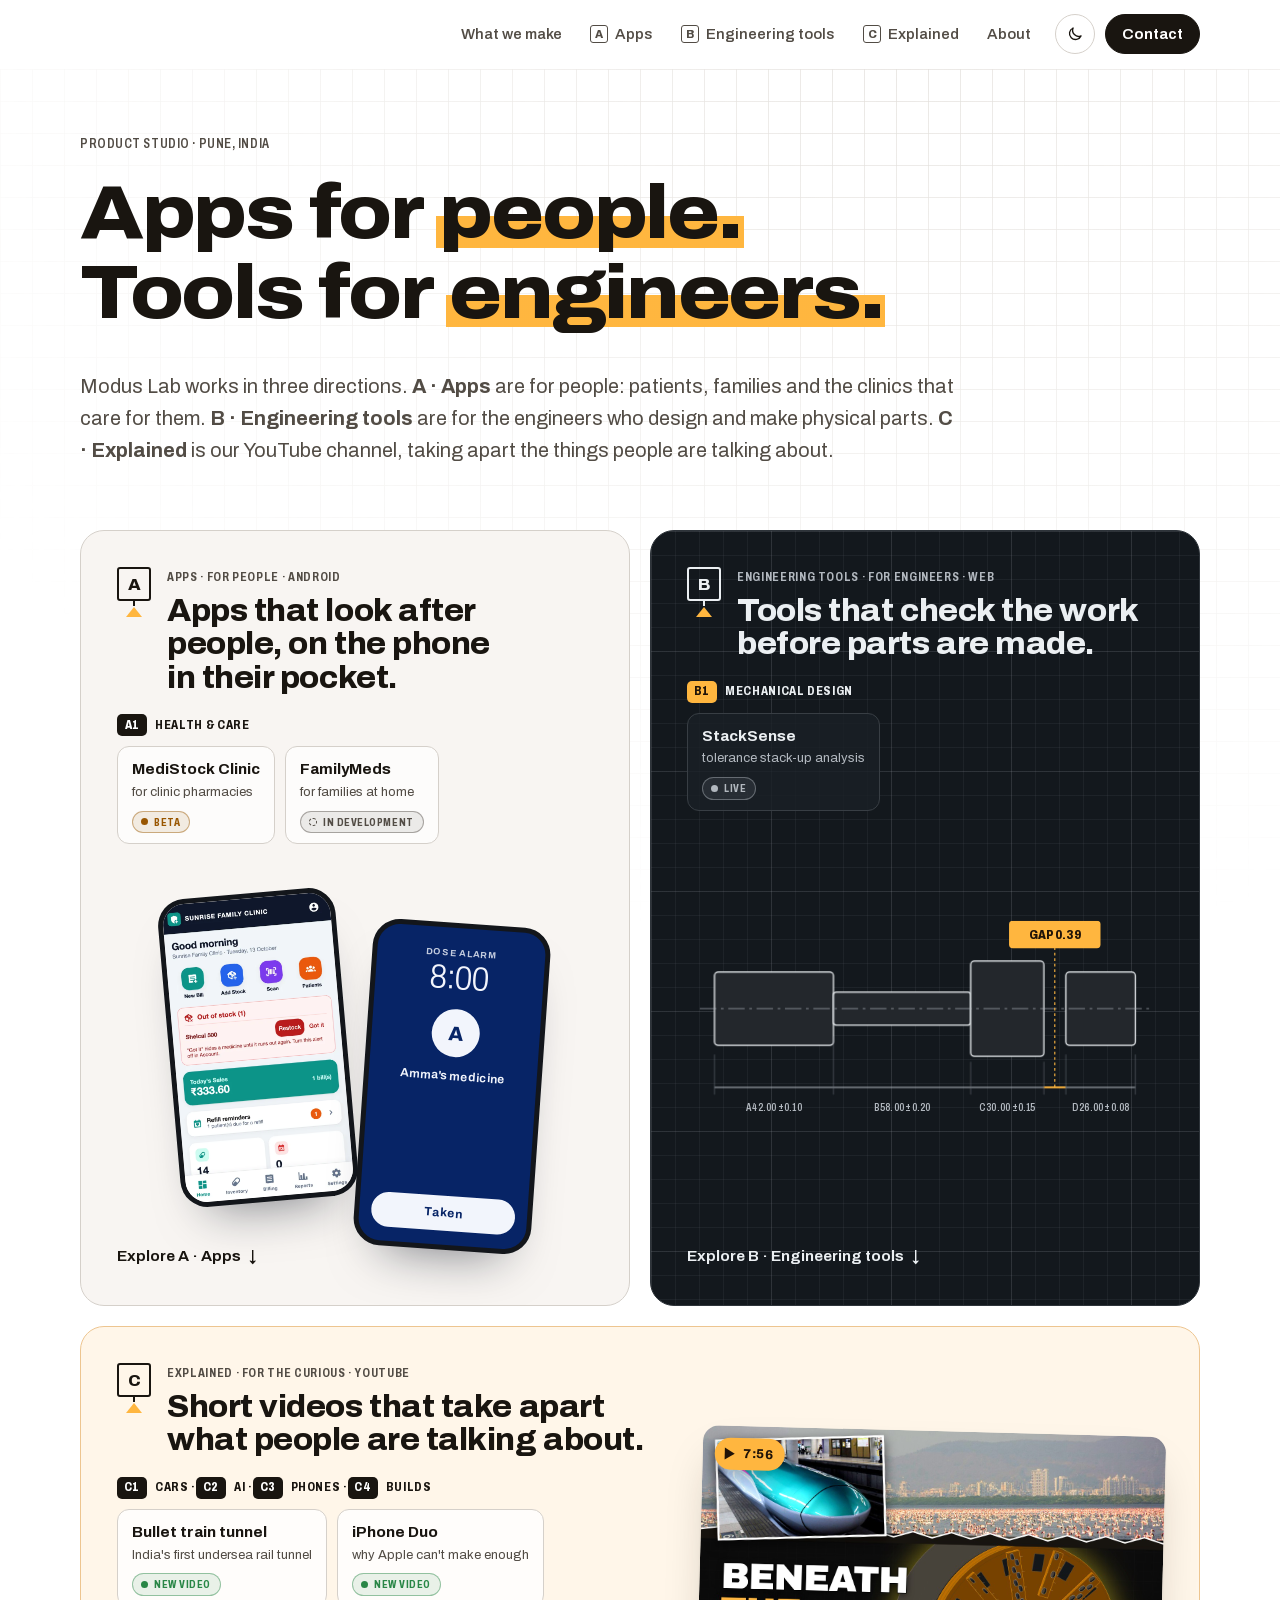
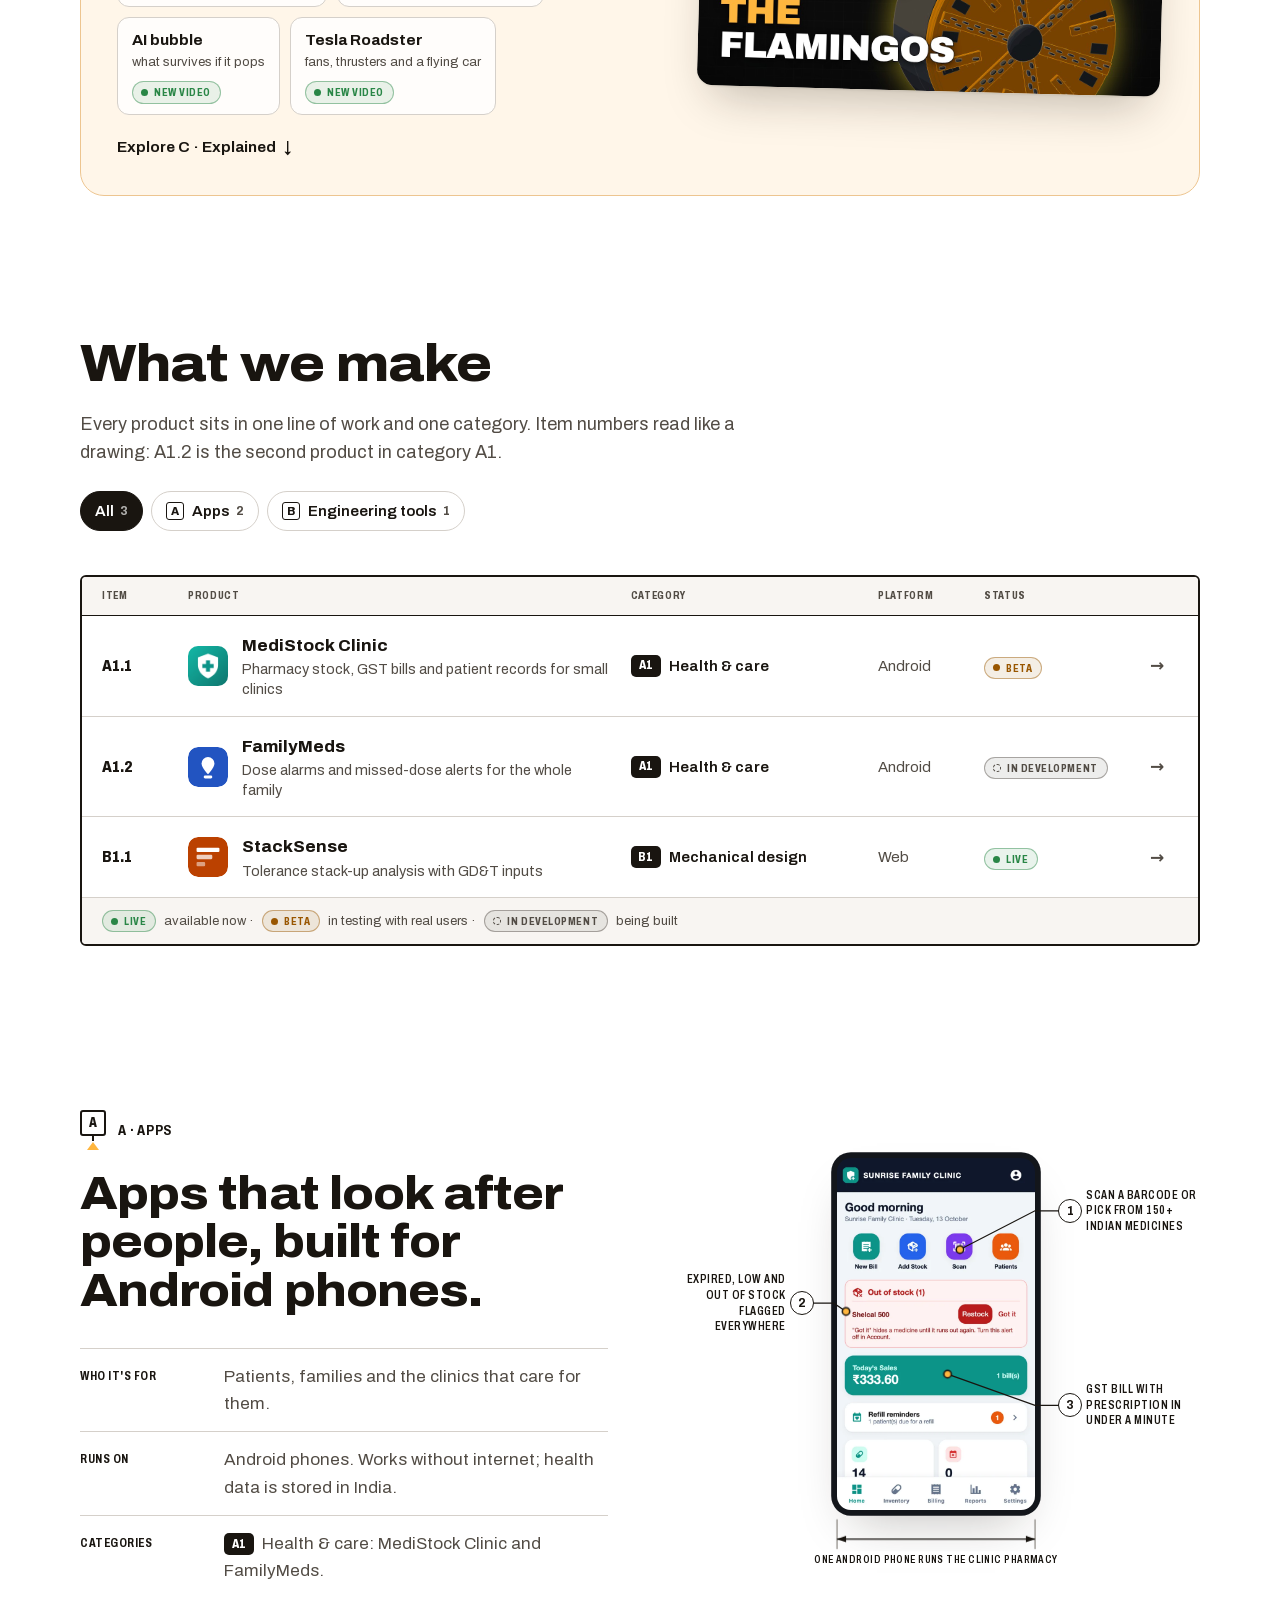
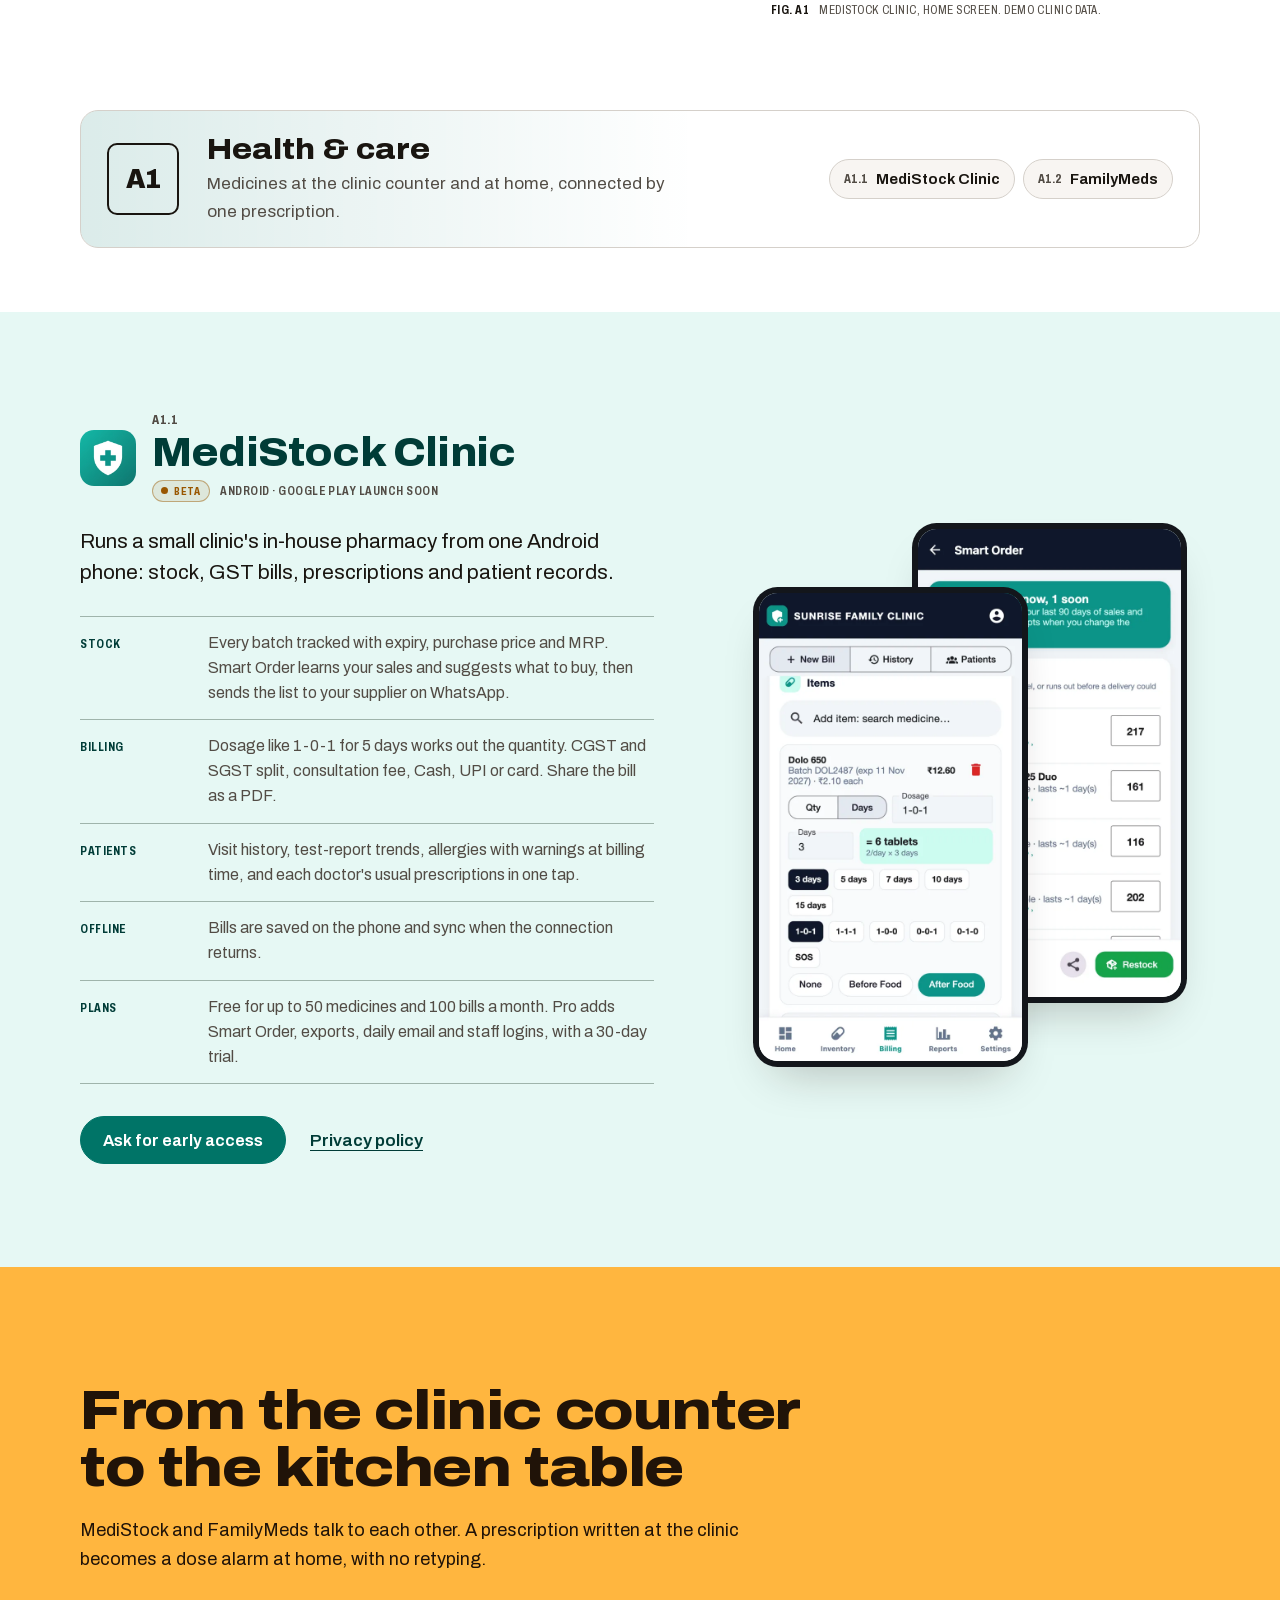
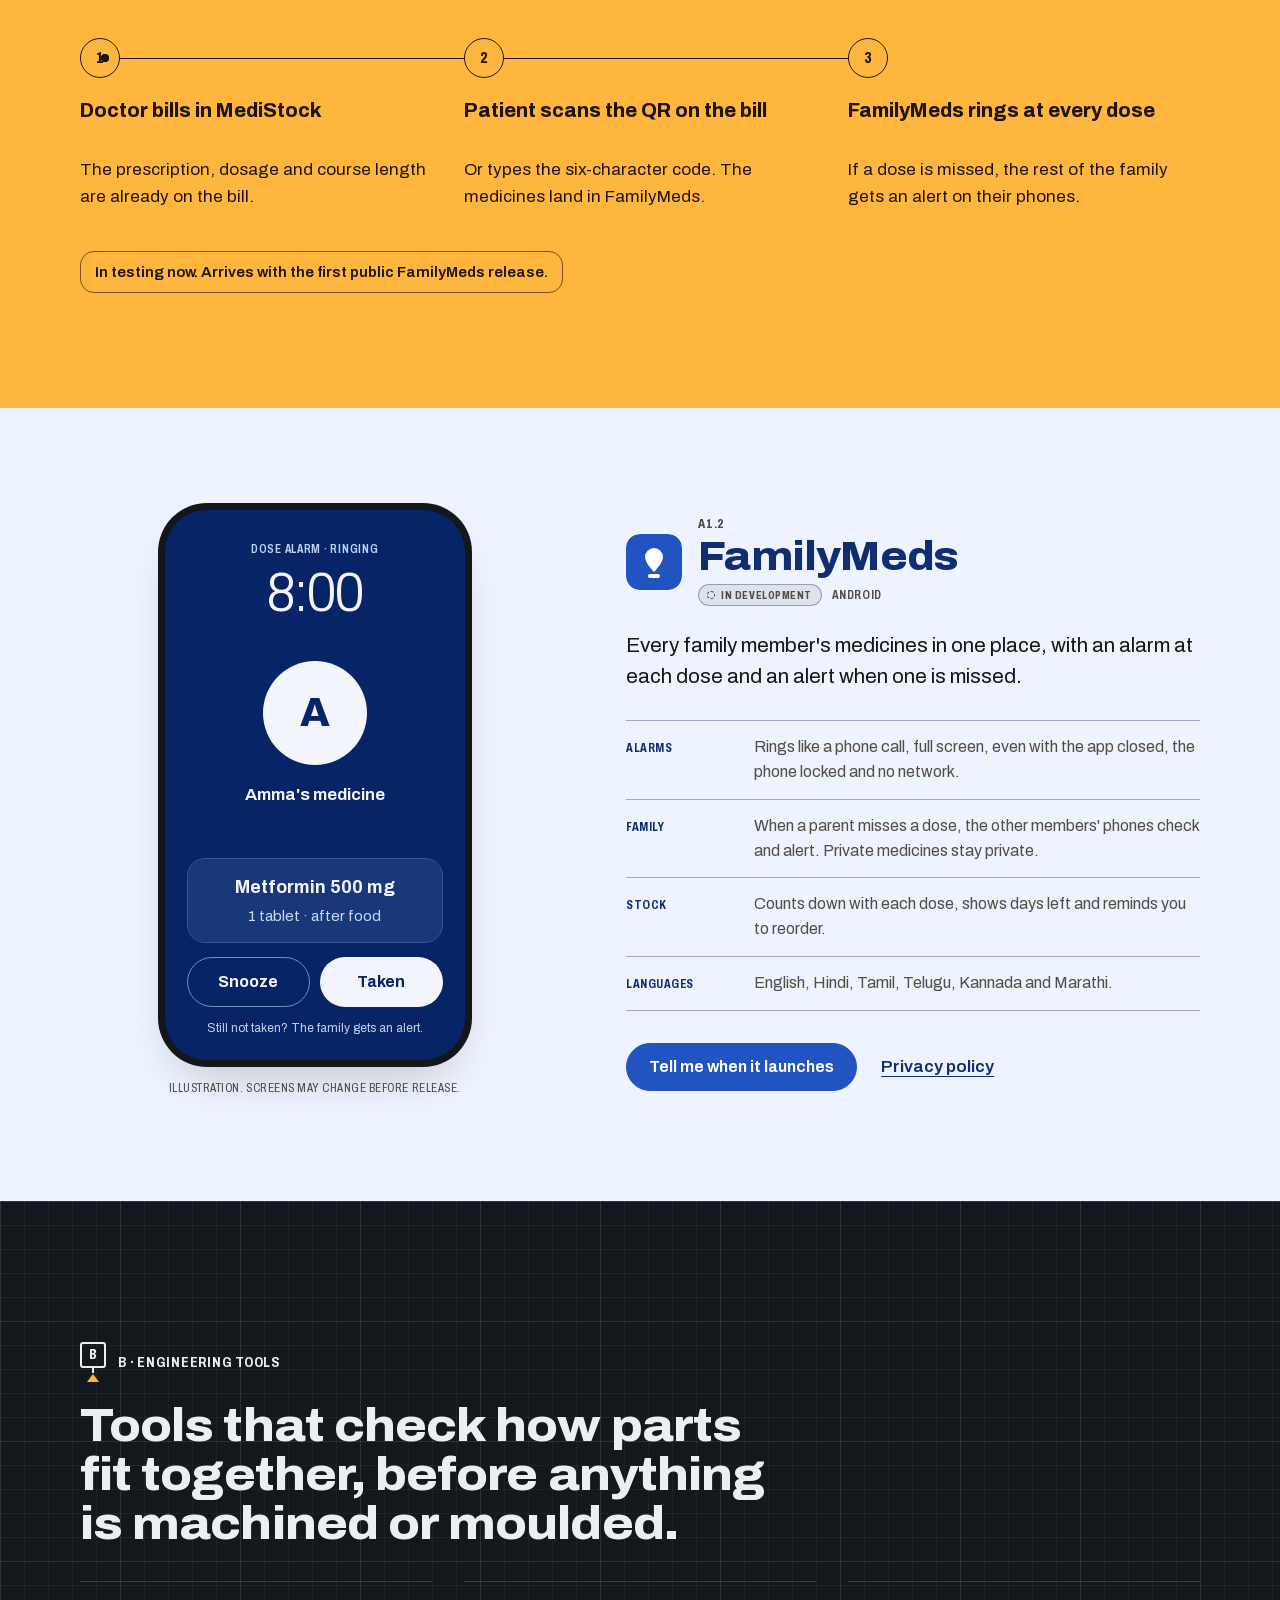
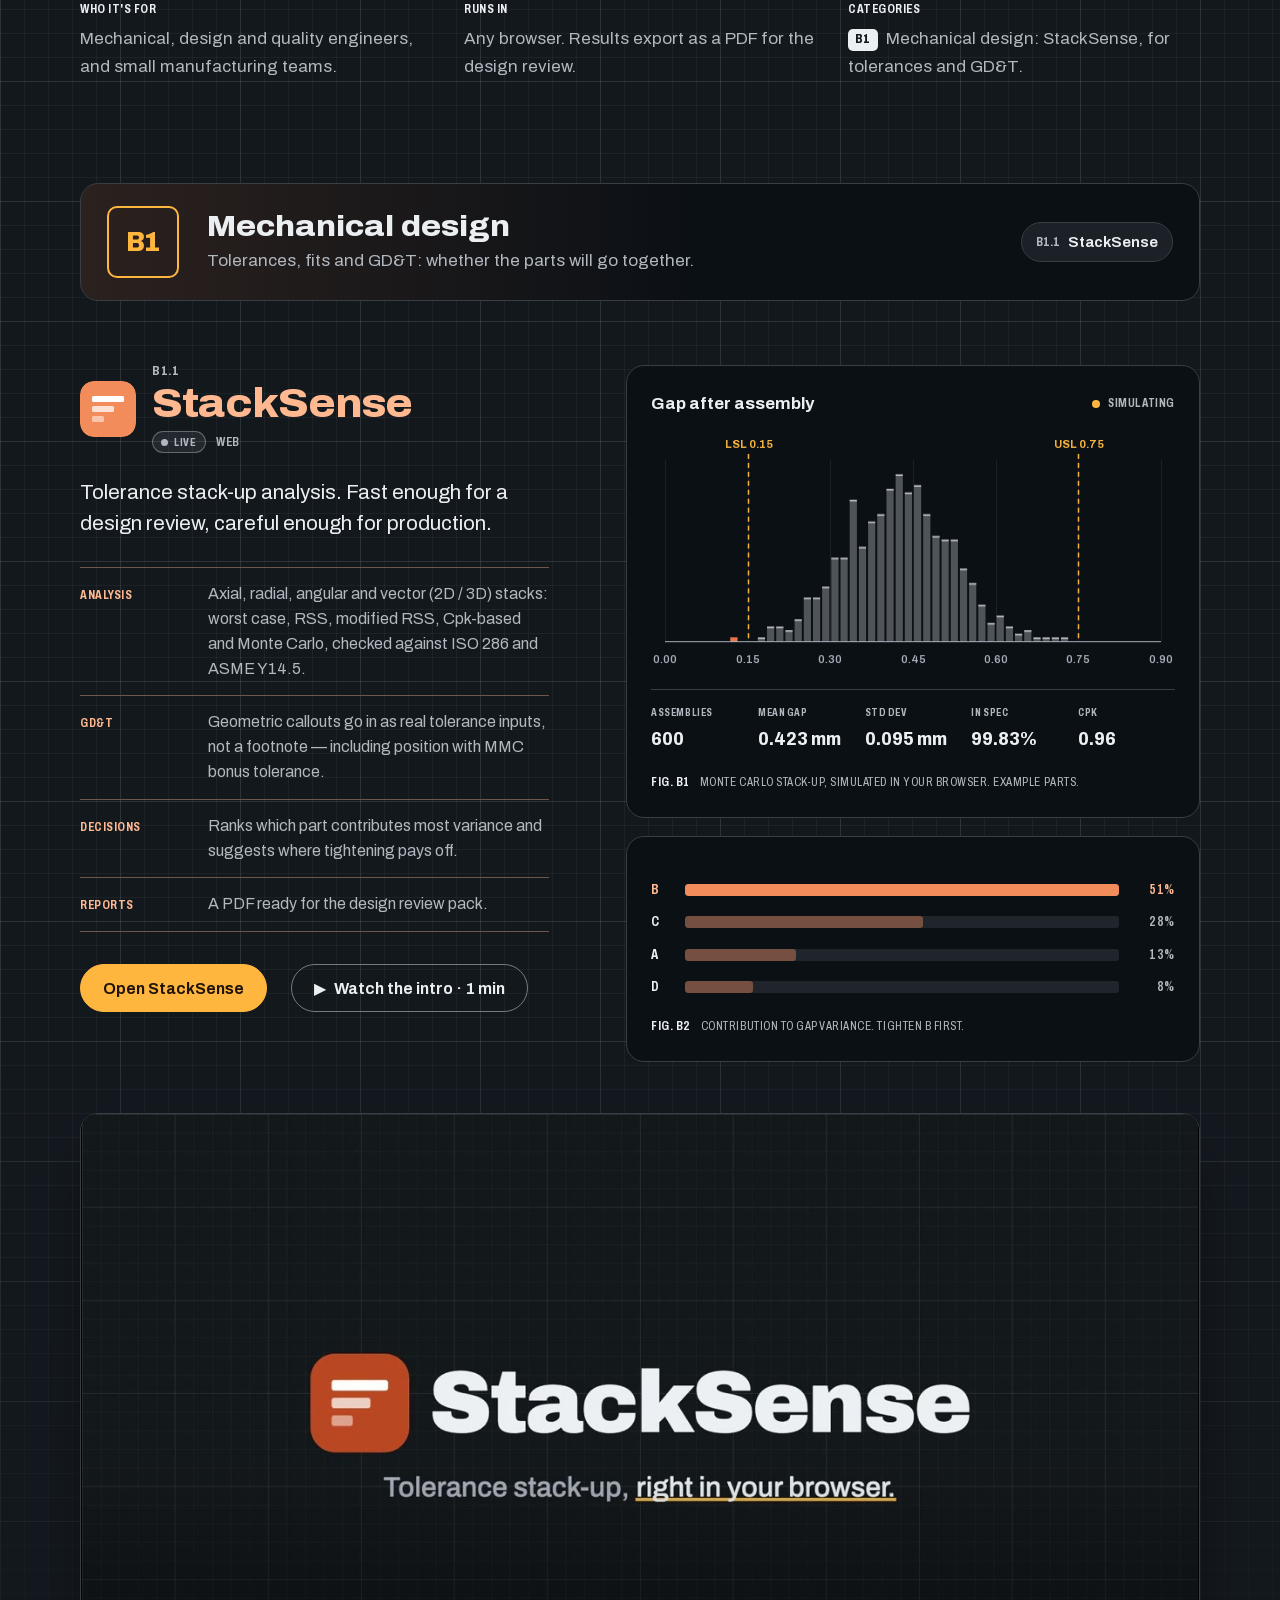
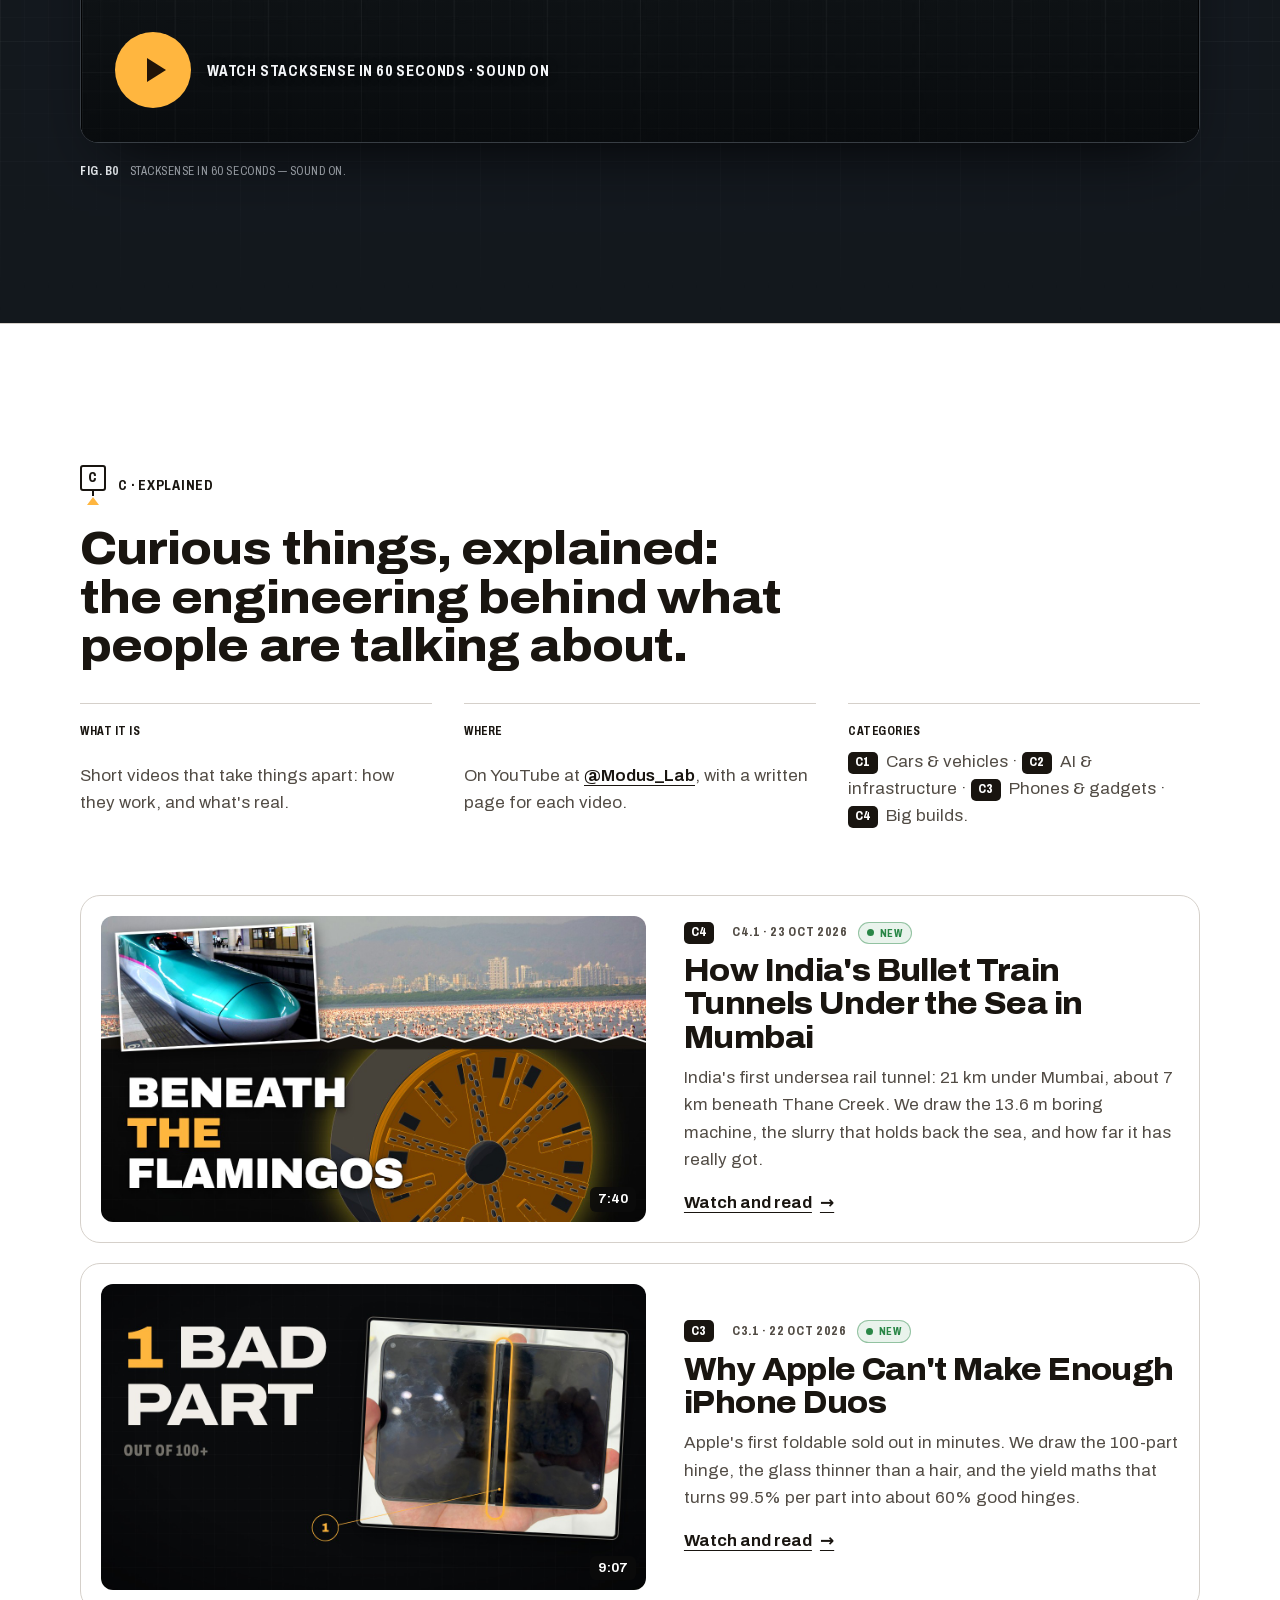
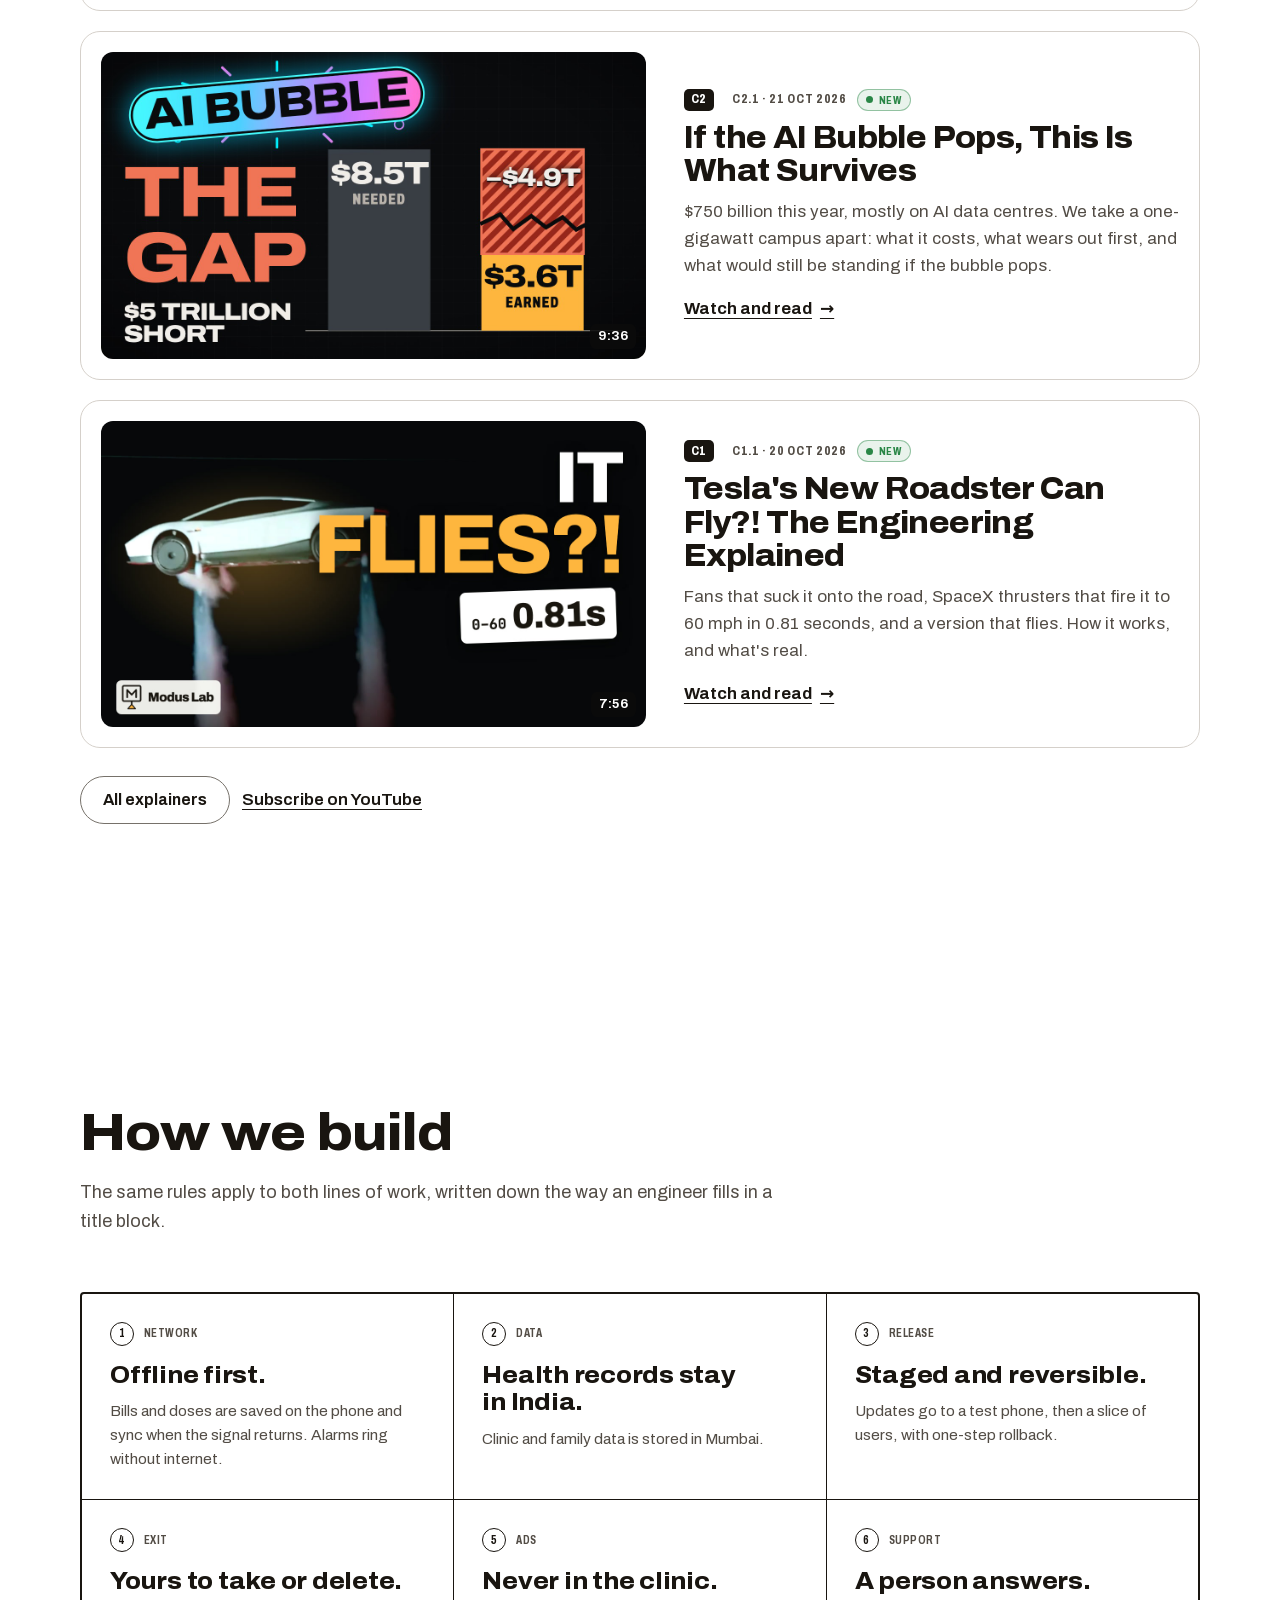
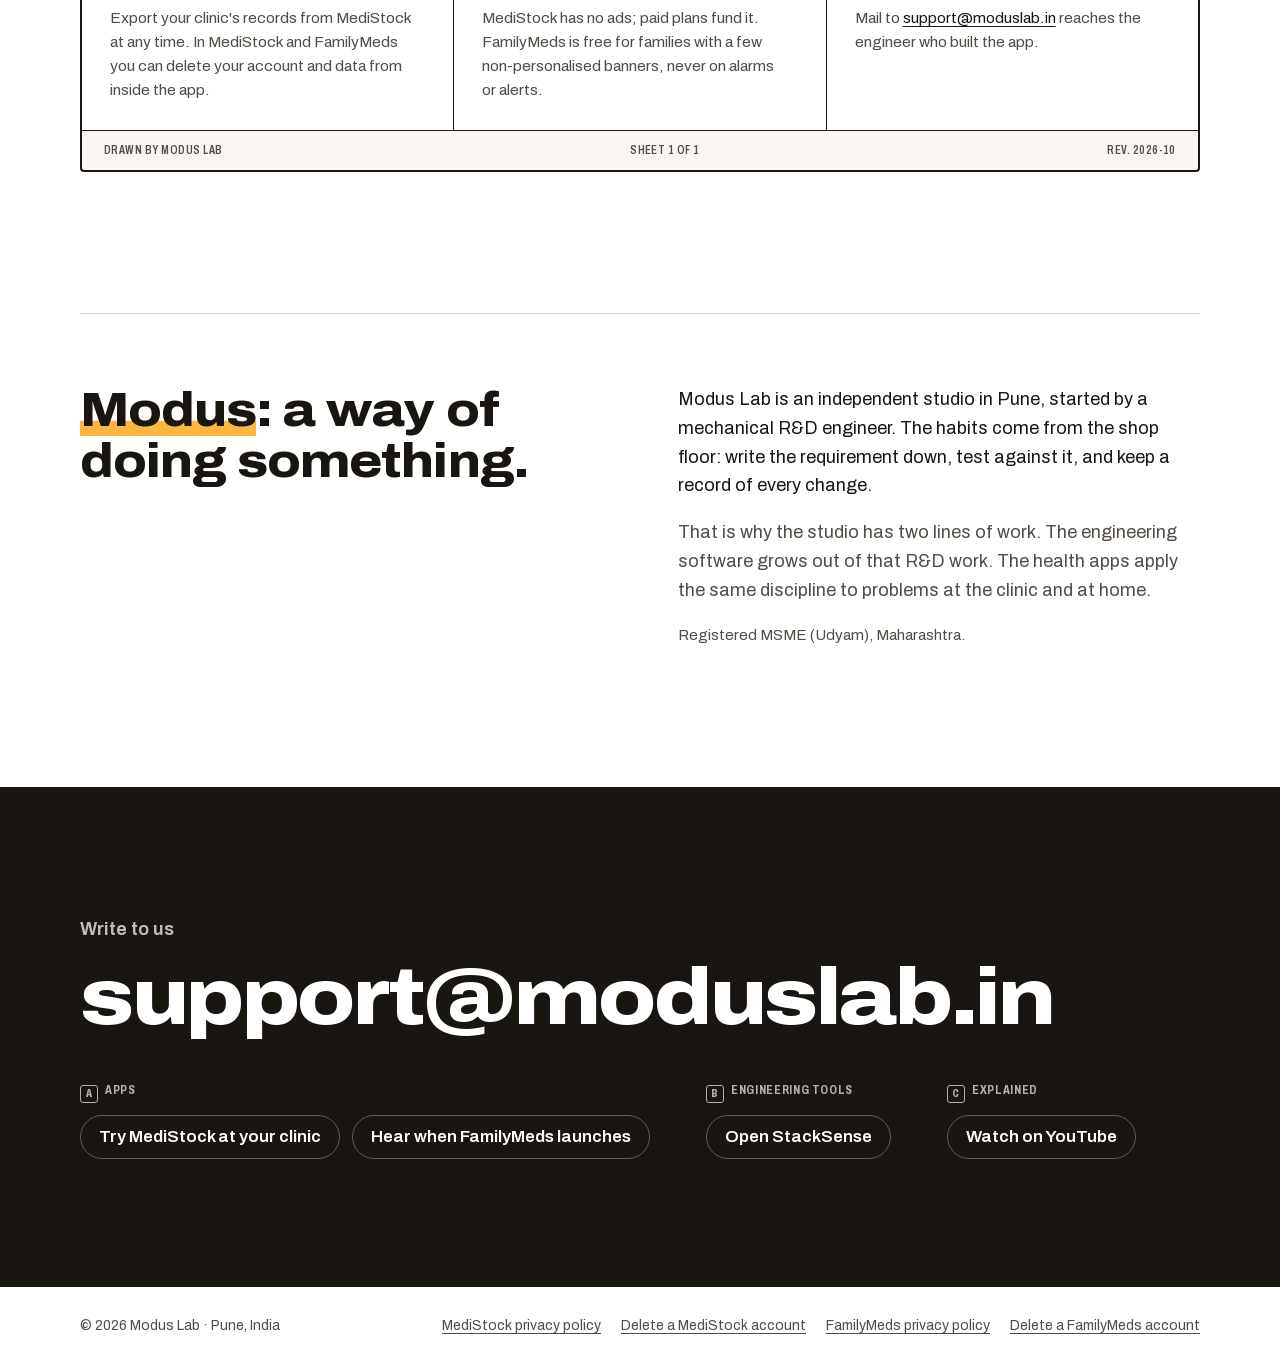
<file: index.html>
<!doctype html>
<html lang="en-IN">
<head>
<meta charset="utf-8">
<meta name="viewport" content="width=device-width, initial-scale=1, viewport-fit=cover">
<title>Modus Lab · MediStock, FamilyMeds and StackSense</title>
<meta name="description" content="Modus Lab is a product studio in Pune, India. MediStock Clinic runs clinic pharmacies, FamilyMeds reminds families about medicines, and StackSense does tolerance stack-up analysis for engineers. Modus Lab also explains how things work on YouTube.">
<link rel="canonical" href="https://moduslab.in/">
<meta name="google-site-verification" content="fWO92rDeQAOXBRjDJWV4qVbH6dqAXjTQzgYBiVn5mZI">
<meta name="theme-color" content="#ffffff" media="(prefers-color-scheme: light)">
<meta name="theme-color" content="#121212" media="(prefers-color-scheme: dark)">
<meta name="color-scheme" content="light dark">

<meta property="og:type" content="website">
<meta property="og:site_name" content="Modus Lab">
<meta property="og:title" content="Modus Lab · MediStock, FamilyMeds and StackSense">
<meta property="og:description" content="Android apps for clinics and families. Software for engineers. Made in Pune, India.">
<meta property="og:url" content="https://moduslab.in/">
<meta property="og:image" content="https://moduslab.in/assets/img/og.png">
<meta name="twitter:card" content="summary_large_image">

<link rel="icon" href="/favicon.ico" sizes="48x48">
<link rel="icon" href="assets/favicon.svg" type="image/svg+xml">
<link rel="icon" href="assets/img/icon-192.png" type="image/png" sizes="192x192">
<link rel="apple-touch-icon" href="assets/img/apple-touch-icon.png">

<link rel="preload" href="assets/fonts/archivo-latin.woff2" as="font" type="font/woff2" crossorigin>
<link rel="stylesheet" href="assets/styles.css?v=23">

<script>
  // Apply a saved theme before first paint so the page never flashes the wrong one.
  try {
    var t = localStorage.getItem('ml-theme');
    if (t === 'light' || t === 'dark') document.documentElement.dataset.theme = t;
  } catch (e) {}

  // Intro: the studio mark draws itself once per visit, then flies into the header.
  // Skipped without JavaScript, with reduced motion, and on any tap, key or scroll.
  (function () {
    var root = document.documentElement;
    var force = /[?&]intro\b/.test(location.search);
    if (!window.matchMedia || matchMedia('(prefers-reduced-motion: reduce)').matches) return;
    try {
      if (sessionStorage.getItem('ml-intro') && !force) return;
      sessionStorage.setItem('ml-intro', '1');
    } catch (e) {}
    root.dataset.intro = 'on';
    var events = ['pointerdown', 'keydown', 'wheel', 'touchstart'];
    var finished = false;
    var timer = setTimeout(function () { finish(true); }, 4100);
    function finish(fly) {
      if (finished) return;
      finished = true;
      clearTimeout(timer);
      events.forEach(function (e) { removeEventListener(e, skip); });
      var lock = document.querySelector('.intro__lockup');
      var mark = document.querySelector('.intro__mark');
      var brand = document.querySelector('.brand__mark');
      var a = mark && mark.getBoundingClientRect();
      var c = brand && brand.getBoundingClientRect();
      if (fly && lock && a && c && a.height && c.height) {
        var l = lock.getBoundingClientRect();
        var ax = a.left + a.width / 2, ay = a.top + a.height / 2;
        lock.style.transformOrigin = (ax - l.left) + 'px ' + (ay - l.top) + 'px';
        lock.style.setProperty('--fly', 'translate(' + (c.left + c.width / 2 - ax) + 'px,' +
          (c.top + c.height / 2 - ay) + 'px) scale(' + c.height / a.height + ')');
        root.dataset.intro = 'fly';
        setTimeout(function () { delete root.dataset.intro; }, 760);
      } else {
        root.dataset.intro = 'skip';
        setTimeout(function () { delete root.dataset.intro; }, 360);
      }
    }
    function skip() { finish(false); }
    events.forEach(function (e) { addEventListener(e, skip, { passive: true }); });
  })();
</script>

<script type="application/ld+json">
{
  "@context": "https://schema.org",
  "@type": "Organization",
  "@id": "https://moduslab.in/#org",
  "name": "Modus Lab",
  "alternateName": ["ModusLab", "Modus Lab Pune"],
  "url": "https://moduslab.in/",
  "logo": "https://moduslab.in/assets/img/icon-512.png",
  "description": "Udyam-registered product studio in Pune, India, making MediStock Clinic, FamilyMeds and StackSense.",
  "sameAs": ["https://github.com/moduslabtech", "https://www.youtube.com/@Modus_Lab"],
  "email": "support@moduslab.in",
  "address": { "@type": "PostalAddress", "addressLocality": "Pune", "addressRegion": "Maharashtra", "addressCountry": "IN" },
  "makesOffer": [
    { "@type": "Offer", "itemOffered": { "@type": "SoftwareApplication", "name": "MediStock Clinic", "applicationCategory": "MedicalApplication", "operatingSystem": "Android", "url": "https://moduslab.in/#medistock" } },
    { "@type": "Offer", "itemOffered": { "@type": "SoftwareApplication", "name": "FamilyMeds", "applicationCategory": "HealthApplication", "operatingSystem": "Android", "url": "https://moduslab.in/#familymeds" } },
    { "@type": "Offer", "itemOffered": { "@type": "SoftwareApplication", "name": "StackSense", "applicationCategory": "DesignApplication", "operatingSystem": "Web browser", "url": "https://moduslab.in/stacksense/" } }
  ]
}
</script>
<script type="application/ld+json">
{
  "@context": "https://schema.org",
  "@type": "WebSite",
  "name": "Modus Lab",
  "alternateName": ["ModusLab", "moduslab.in"],
  "url": "https://moduslab.in/",
  "publisher": { "@id": "https://moduslab.in/#org" }
}
</script>
<script type="application/ld+json">
{
  "@context": "https://schema.org",
  "@type": "VideoObject",
  "name": "StackSense in 60 seconds",
  "description": "Tolerance stack-up analysis in your browser: axial, radial and angular stacks with worst case, RSS, Cpk and Monte Carlo, plus press-fit and bearing-fit tools.",
  "thumbnailUrl": "https://moduslab.in/assets/img/stacksense-intro-poster.jpg",
  "contentUrl": "https://moduslab.in/assets/video/stacksense-intro.mp4",
  "uploadDate": "2026-10-18",
  "duration": "PT1M1S",
  "publisher": { "@type": "Organization", "name": "Modus Lab", "url": "https://moduslab.in/" }
}
</script>
</head>

<body>
<!-- Intro (from Youtube/Logo/app_tool_1.mp4 and app_tool_2.mp4): drawn only when the <head> script allows it -->
<div class="intro" aria-hidden="true">
  <div class="intro__paper"></div>
  <svg class="intro__reg intro__reg--tl" viewBox="0 0 24 24"><circle cx="12" cy="12" r="6"/><path d="M12 2v20M2 12h20"/></svg>
  <svg class="intro__reg intro__reg--tr" viewBox="0 0 24 24"><circle cx="12" cy="12" r="6"/><path d="M12 2v20M2 12h20"/></svg>
  <svg class="intro__reg intro__reg--bl" viewBox="0 0 24 24"><circle cx="12" cy="12" r="6"/><path d="M12 2v20M2 12h20"/></svg>
  <svg class="intro__reg intro__reg--br" viewBox="0 0 24 24"><circle cx="12" cy="12" r="6"/><path d="M12 2v20M2 12h20"/></svg>
  <div class="intro__lockup">
    <svg class="intro__mark" viewBox="0 0 32 40">
      <g class="intro__dims">
        <path class="intro__ext" d="M2 .5v-5M30 .5v-5M31.5 2h4.5M31.5 26h4.5"/>
        <path class="intro__dim" pathLength="1" d="M2.4 -3H29.6"/>
        <path class="intro__dim" pathLength="1" d="M34.5 2.4V25.6"/>
        <path class="intro__arrow" d="M2.4 -3l2 -.8v1.6zM29.6 -3l-2 -.8v1.6zM34.5 2.4l-.8 2h1.6zM34.5 25.6l-.8 -2h1.6z"/>
        <text class="intro__num" x="16" y="-4.6" text-anchor="middle">28</text>
        <text class="intro__num" x="36.4" y="15">24</text>
        <text class="intro__datum" x="23" y="40.5">DATUM</text>
      </g>
      <path class="intro__box" pathLength="1" d="M4 2H28a2 2 0 0 1 2 2V24a2 2 0 0 1-2 2H4a2 2 0 0 1-2-2V4a2 2 0 0 1 2-2Z"/>
      <path class="intro__m" pathLength="1" d="M9 20V8.5l7 7.5 7-7.5V20"/>
      <path class="intro__stem" pathLength="1" d="M16 26v5"/>
      <path class="intro__tri" pathLength="1" d="M16 31l6 7H10z"/>
      <path class="intro__spark" d="M8.2 33.6l-2.2-1M8 37.4l-2.3.6M23.8 33.6l2.2-1M24 37.4l2.3.6"/>
      <circle class="intro__pen" r="1.25"/>
    </svg>
    <div class="intro__text">
      <p class="intro__word"><span style="--i:0">M</span><span style="--i:1">o</span><span style="--i:2">d</span><span style="--i:3">u</span><span style="--i:4">s</span> <span class="intro__lab"><span style="--i:6">L</span><span style="--i:7">a</span><span style="--i:8">b</span></span></p>
      <p class="intro__tag">Apps for people · Tools for engineers</p>
    </div>
  </div>
</div>

<a class="skip" href="#main">Skip to content</a>

<header class="masthead">
  <div class="wrap masthead__row">
    <a class="brand" href="#top" aria-label="Modus Lab, home">
      <svg class="brand__mark" viewBox="0 0 32 40" aria-hidden="true">
        <rect x="2" y="2" width="28" height="24" rx="2" class="brand__box"/>
        <path d="M9 20V8.5l7 7.5 7-7.5V20" class="brand__m"/>
        <path d="M16 26v5" class="brand__stem"/>
        <path d="M10 38h12l-6-7z" class="brand__datum"/>
      </svg>
      <span class="brand__word">Modus Lab</span>
    </a>
    <nav class="nav" id="site-nav" aria-label="Primary">
      <a href="#products">What we make</a>
      <a href="#apps"><span class="navtag">A</span>Apps</a>
      <a href="#engineering"><span class="navtag">B</span>Engineering tools</a>
      <a href="/explained/"><span class="navtag">C</span>Explained</a>
      <a href="#about">About</a>
    </nav>
    <div class="masthead__actions">
      <button class="theme-toggle" type="button" aria-label="Switch to dark theme" data-theme-toggle>
        <svg viewBox="0 0 24 24" aria-hidden="true" class="ico ico--moon"><path d="M20 14.5A8 8 0 0 1 9.5 4a8 8 0 1 0 10.5 10.5Z"/></svg>
        <svg viewBox="0 0 24 24" aria-hidden="true" class="ico ico--sun"><circle cx="12" cy="12" r="4"/><path d="M12 2v2M12 20v2M4.9 4.9l1.4 1.4M17.7 17.7l1.4 1.4M2 12h2M20 12h2M4.9 19.1l1.4-1.4M17.7 6.3l1.4-1.4"/></svg>
      </button>
      <a class="btn btn--small" href="#contact">Contact</a>
      <button class="menu-toggle" type="button" aria-expanded="false" aria-controls="site-nav" data-menu>
        <span class="menu-toggle__bars" aria-hidden="true"><i></i><i></i></span><span class="menu-toggle__label">Menu</span>
      </button>
    </div>
  </div>
</header>

<main id="main">

  <!-- HERO: the two lines of work, side by side -->
  <section class="hero" id="top" aria-labelledby="hero-title" data-crosshair>
    <div class="hero__grid-bg" aria-hidden="true"></div>
    <div class="crosshair" aria-hidden="true">
      <span class="crosshair__h"></span><span class="crosshair__v"></span>
      <span class="crosshair__read" data-readout>X 0.0 · Y 0.0 mm</span>
    </div>

    <div class="wrap">
      <p class="hero__place">Product studio · Pune, India</p>
      <h1 id="hero-title" class="hero__title">
        <span class="line"><span>Apps for <mark class="hl">people.</mark></span></span>
        <span class="line"><span>Tools for <mark class="hl hl--b">engineers.</mark></span></span>
      </h1>
      <p class="hero__lede">
        Modus Lab works in three directions. <b>A · Apps</b> are for people: patients, families and the clinics that care for them.
        <b>B · Engineering tools</b> are for the engineers who design and make physical parts.
        <b>C · Explained</b> is our YouTube channel, taking apart the things people are talking about.
      </p>

      <div class="split">
        <!-- A -->
        <a class="vpanel vpanel--a" href="#apps" aria-labelledby="va-title">
          <div class="vpanel__head">
            <span class="datum" aria-hidden="true"><span class="datum__box">A</span><span class="datum__tri"></span></span>
            <div>
              <p class="vpanel__kind">Apps · for people · Android</p>
              <h2 id="va-title" class="vpanel__title">Apps that look after people, on the phone in their pocket.</h2>
            </div>
          </div>
          <div class="vpanel__cat">
            <p class="catline"><span class="catcode">A1</span>Health &amp; care</p>
            <ul class="vpanel__products">
              <li><b>MediStock Clinic</b><span>for clinic pharmacies</span><em class="badge badge--beta">Beta</em></li>
              <li><b>FamilyMeds</b><span>for families at home</span><em class="badge badge--dev">In development</em></li>
            </ul>
          </div>
          <div class="vpanel__art vpanel__art--a" aria-hidden="true">
            <img class="mini-phone mini-phone--ms" src="assets/img/medistock-1-home.webp" width="640" height="1138" alt="" fetchpriority="high">
            <div class="mini-ring">
              <div class="mini-ring__screen">
                <span class="mini-ring__state">Dose alarm</span>
                <span class="mini-ring__time">8:00</span>
                <span class="mini-ring__face"><i></i><i></i>A</span>
                <span class="mini-ring__who">Amma's medicine</span>
                <span class="mini-ring__take">Taken</span>
              </div>
            </div>
            <div class="toast">
              <span class="toast__app">MediStock → FamilyMeds</span>
              <span class="toast__msg">Prescription added · 3 medicines</span>
            </div>
          </div>
          <span class="vpanel__go">Explore A · Apps <span aria-hidden="true">↓</span></span>
        </a>

        <!-- B -->
        <a class="vpanel vpanel--b" href="#engineering" aria-labelledby="vb-title">
          <div class="vpanel__head">
            <span class="datum" aria-hidden="true"><span class="datum__box">B</span><span class="datum__tri"></span></span>
            <div>
              <p class="vpanel__kind">Engineering tools · for engineers · Web</p>
              <h2 id="vb-title" class="vpanel__title">Tools that check the work before parts are made.</h2>
            </div>
          </div>
          <div class="vpanel__cat">
            <p class="catline"><span class="catcode">B1</span>Mechanical design</p>
            <ul class="vpanel__products">
              <li><b>StackSense</b><span>tolerance stack-up analysis</span><em class="badge badge--live">Live</em></li>
            </ul>
          </div>
          <div class="vpanel__art vpanel__art--b" aria-hidden="true">
            <svg class="asm" viewBox="0 0 520 260">
              <g class="asm__parts">
                <rect class="p p1" x="30" y="70" width="130" height="80" rx="4"/>
                <rect class="p p2" x="160" y="92" width="150" height="36" rx="3"/>
                <rect class="p p3" x="310" y="58" width="80" height="104" rx="4"/>
                <rect class="p p4" x="414" y="70" width="76" height="80" rx="4"/>
                <path class="axis" d="M14 110 H506"/>
              </g>
              <g class="asm__dims">
                <path class="d" pathLength="1" d="M30 196 H160"/>
                <path class="d" pathLength="1" d="M160 196 H310"/>
                <path class="d" pathLength="1" d="M310 196 H390"/>
                <path class="d d--gap" pathLength="1" d="M390 196 H414"/>
                <path class="d" pathLength="1" d="M414 196 H490"/>
                <path class="e" d="M30 160 V204 M160 140 V204 M310 168 V204 M390 168 V204 M414 160 V204 M490 160 V204"/>
              </g>
              <g class="asm__labels">
                <text x="95" y="222">A 42.00 ±0.10</text>
                <text x="235" y="222">B 58.00 ±0.20</text>
                <text x="350" y="222">C 30.00 ±0.15</text>
                <text x="452" y="222">D 26.00 ±0.08</text>
              </g>
              <g class="asm__gap">
                <path d="M402 196 V40"/>
                <rect x="352" y="14" width="100" height="30" rx="4"/>
                <text x="402" y="34" data-gap>GAP 0.42</text>
              </g>
            </svg>
          </div>
          <span class="vpanel__go">Explore B · Engineering tools <span aria-hidden="true">↓</span></span>
        </a>

        <!-- C -->
        <a class="vpanel vpanel--c" href="#explained" aria-labelledby="vc-title">
          <div class="vpanel__body">
            <div class="vpanel__head">
              <span class="datum" aria-hidden="true"><span class="datum__box">C</span><span class="datum__tri"></span></span>
              <div>
                <p class="vpanel__kind">Explained · for the curious · YouTube</p>
                <h2 id="vc-title" class="vpanel__title">Short videos that take apart what people are talking about.</h2>
              </div>
            </div>
            <div class="vpanel__cat">
              <p class="catline"><span class="catcode">C1</span>Cars · <span class="catcode">C2</span>AI · <span class="catcode">C3</span>Phones · <span class="catcode">C4</span>Builds</p>
              <ul class="vpanel__products">
                <li data-release="2026-10-23T19:15:00+05:30"><b>Bullet train tunnel</b><span>India&#x27;s first undersea rail tunnel</span><em class="badge badge--live live-only">New video</em><em class="badge badge--beta pre-only">Today · 7:15 PM</em></li>
                <li data-release="2026-10-22T19:15:00+05:30"><b>iPhone Duo</b><span>why Apple can&#x27;t make enough</span><em class="badge badge--live live-only">New video</em><em class="badge badge--beta pre-only">Thu 22 Oct · 7:15 PM</em></li>
                <li data-release="2026-10-21T19:15:00+05:30"><b>AI bubble</b><span>what survives if it pops</span><em class="badge badge--live live-only">New video</em><em class="badge badge--beta pre-only">Wed 21 Oct · 7:15 PM</em></li>
                <li data-release="2026-10-20T19:15:00+05:30"><b>Tesla Roadster</b><span>fans, thrusters and a flying car</span><em class="badge badge--live live-only">New video</em><em class="badge badge--beta pre-only">Today · 7:15 PM IST</em></li>
              </ul>
            </div>
            <span class="vpanel__go">Explore C · Explained <span aria-hidden="true">↓</span></span>
          </div>
          <div class="vpanel__art vpanel__art--c" aria-hidden="true">
            <img src="assets/img/explained/bullet-train-tunnel.jpg" width="1280" height="720" alt="" loading="lazy" decoding="async">
            <span class="vpanel__play"></span>
          </div>
        </a>
      </div>
    </div>
  </section>

  <!-- WHAT WE MAKE: the parts list -->
  <section id="products" class="index" aria-labelledby="index-title">
    <div class="wrap">
      <div class="index__head">
        <div>
          <h2 id="index-title" class="section-title">What we make</h2>
          <p class="section-lede">Every product sits in one line of work and one category. Item numbers read like a drawing: A1.2 is the second product in category A1.</p>
        </div>
        <div class="chips" role="group" aria-label="Show products from">
          <button class="chip" type="button" data-filter="all" aria-pressed="true">All <span class="chip__n">3</span></button>
          <button class="chip" type="button" data-filter="a" aria-pressed="false"><span class="navtag">A</span>Apps <span class="chip__n">2</span></button>
          <button class="chip" type="button" data-filter="b" aria-pressed="false"><span class="navtag">B</span>Engineering tools <span class="chip__n">1</span></button>
        </div>
      </div>

      <div class="bom">
        <div class="bom__row bom__row--head" aria-hidden="true">
          <span>Item</span><span>Product</span><span>Category</span><span>Platform</span><span>Status</span>
        </div>
        <ul class="bom__list">
          <li class="bom__item" data-v="a" style="--c: var(--ms)">
            <a class="bom__row" href="#medistock">
              <span class="bom__no">A1.1</span>
              <span class="bom__prod"><img src="assets/img/medistock-icon.webp" width="40" height="40" alt="" class="bom__icon"><span><b>MediStock Clinic</b><span>Pharmacy stock, GST bills and patient records for small clinics</span></span></span>
              <span class="bom__cat"><span class="catcode">A1</span>Health &amp; care</span>
              <span class="bom__plat">Android</span>
              <span class="bom__status"><em class="badge badge--beta">Beta</em></span>
              <span class="bom__go" aria-hidden="true">→</span>
            </a>
          </li>
          <li class="bom__item" data-v="a" style="--c: var(--fm)">
            <a class="bom__row" href="#familymeds">
              <span class="bom__no">A1.2</span>
              <span class="bom__prod"><svg class="bom__icon" viewBox="0 0 56 56" aria-hidden="true"><rect width="56" height="56" rx="14" class="fm-ico-bg"/><path d="M28 14a9 9 0 0 1 9 9c0 6-9 15-9 15s-9-9-9-15a9 9 0 0 1 9-9Z" class="fm-ico-fg"/><rect x="22" y="40" width="12" height="4" rx="2" class="fm-ico-fg"/></svg><span><b>FamilyMeds</b><span>Dose alarms and missed-dose alerts for the whole family</span></span></span>
              <span class="bom__cat"><span class="catcode">A1</span>Health &amp; care</span>
              <span class="bom__plat">Android</span>
              <span class="bom__status"><em class="badge badge--dev">In development</em></span>
              <span class="bom__go" aria-hidden="true">→</span>
            </a>
          </li>
          <li class="bom__item" data-v="b" style="--c: var(--ss)">
            <a class="bom__row" href="#stacksense">
              <span class="bom__no">B1.1</span>
              <span class="bom__prod"><svg class="bom__icon" viewBox="0 0 56 56" aria-hidden="true"><rect width="56" height="56" rx="14" class="ss-ico-bg"/><rect x="12" y="15" width="32" height="6" rx="1.5" class="ss-ico-fg"/><rect x="12" y="25" width="22" height="6" rx="1.5" class="ss-ico-fg" opacity=".75"/><rect x="12" y="35" width="12" height="6" rx="1.5" class="ss-ico-fg" opacity=".5"/></svg><span><b>StackSense</b><span>Tolerance stack-up analysis with GD&amp;T inputs</span></span></span>
              <span class="bom__cat"><span class="catcode">B1</span>Mechanical design</span>
              <span class="bom__plat">Web</span>
              <span class="bom__status"><em class="badge badge--live">Live</em></span>
              <span class="bom__go" aria-hidden="true">→</span>
            </a>
          </li>
        </ul>
        <p class="bom__key"><em class="badge badge--live">Live</em> available now · <em class="badge badge--beta">Beta</em> in testing with real users · <em class="badge badge--dev">In development</em> being built</p>
      </div>
    </div>
  </section>

  <!-- ===================== A · HEALTH APPS ===================== -->
  <section id="apps" class="vertical vertical--a" aria-labelledby="apps-title">
    <div class="wrap vhead">
      <div class="vhead__copy">
        <p class="vhead__tag"><span class="datum datum--sm" aria-hidden="true"><span class="datum__box">A</span><span class="datum__tri"></span></span>A · Apps</p>
        <h2 id="apps-title" class="vhead__title">Apps that look after people, built for Android phones.</h2>
        <dl class="defs">
          <div><dt>Who it's for</dt><dd>Patients, families and the clinics that care for them.</dd></div>
          <div><dt>Runs on</dt><dd>Android phones. Works without internet; health data is stored in India.</dd></div>
          <div><dt>Categories</dt><dd><span class="catcode">A1</span>Health &amp; care: MediStock Clinic and FamilyMeds.</dd></div>
        </dl>
      </div>

      <figure class="drawing" aria-labelledby="fig1">
        <div class="drawing__canvas">
          <img class="drawing__phone" src="assets/img/medistock-1-home.webp" width="640" height="1138" loading="lazy" decoding="async"
               alt="MediStock Clinic home screen for a demo clinic: quick actions for new bill, add stock, scan and patients; an out-of-stock alert for Shelcal 500; today's sales of ₹333.60.">
          <svg class="drawing__lines" viewBox="0 0 640 600" aria-hidden="true">
            <path class="lead" pathLength="1" d="M349 197 L440 150 H470"/>
            <path class="lead" pathLength="1" d="M211 272 L196 262 H170"/>
            <path class="lead" pathLength="1" d="M334 348 L440 386 H470"/>
            <circle class="dot" cx="349" cy="197" r="4.5"/>
            <circle class="dot" cx="211" cy="272" r="4.5"/>
            <circle class="dot" cx="334" cy="348" r="4.5"/>
            <path class="ext" d="M200 524 V560 M440 524 V560"/>
            <path class="dim" pathLength="1" d="M200 548 H440"/>
            <path class="arrow" d="M200 548 l11 -4 v8z M440 548 l-11 -4 v8z"/>
          </svg>
          <span class="balloon" style="--x:75.3%;--y:25%">1</span>
          <span class="balloon" style="--x:24.7%;--y:43.7%">2</span>
          <span class="balloon" style="--x:75.3%;--y:64.3%">3</span>
          <span class="note note--r" style="--y:25%">Scan a barcode or pick from 150+ Indian medicines</span>
          <span class="note note--l" style="--y:43.7%">Expired, low and out of stock flagged everywhere</span>
          <span class="note note--r" style="--y:64.3%">GST bill with prescription in under a minute</span>
          <span class="dimlabel">One Android phone runs the clinic pharmacy</span>
        </div>
        <ol class="legend">
          <li>Scan a barcode or pick from 150+ Indian medicines</li>
          <li>Expired, low and out-of-stock medicines flagged everywhere</li>
          <li>GST bill with prescription in under a minute</li>
        </ol>
        <figcaption id="fig1" class="drawing__caption"><span>Fig. A1</span> MediStock Clinic, home screen. Demo clinic data.</figcaption>
      </figure>
    </div>

    <div class="wrap">
      <header class="cat" style="--c: var(--ms)">
        <span class="cat__code">A1</span>
        <div class="cat__text">
          <h3 class="cat__name">Health &amp; care</h3>
          <p class="cat__desc">Medicines at the clinic counter and at home, connected by one prescription.</p>
        </div>
        <ul class="cat__items" aria-label="Products in Health and care">
          <li><a href="#medistock"><span>A1.1</span>MediStock Clinic</a></li>
          <li><a href="#familymeds"><span>A1.2</span>FamilyMeds</a></li>
        </ul>
      </header>
    </div>

    <!-- MediStock -->
    <article class="product product--medistock" id="medistock" aria-labelledby="ms-title">
      <div class="wrap product__grid">
        <div class="product__copy">
          <div class="product__head">
            <img src="assets/img/medistock-icon.webp" width="56" height="56" alt="" class="product__icon">
            <div>
              <h4 id="ms-title" class="product__name"><span class="product__no">A1.1</span>MediStock Clinic</h4>
              <p class="status"><em class="badge badge--beta">Beta</em>Android · Google Play launch soon</p>
            </div>
          </div>
          <p class="product__pitch">Runs a small clinic's in-house pharmacy from one Android phone: stock, GST bills, prescriptions and patient records.</p>
          <dl class="specs">
            <div><dt>Stock</dt><dd>Every batch tracked with expiry, purchase price and MRP. Smart Order learns your sales and suggests what to buy, then sends the list to your supplier on WhatsApp.</dd></div>
            <div><dt>Billing</dt><dd>Dosage like 1-0-1 for 5 days works out the quantity. CGST and SGST split, consultation fee, Cash, UPI or card. Share the bill as a PDF.</dd></div>
            <div><dt>Patients</dt><dd>Visit history, test-report trends, allergies with warnings at billing time, and each doctor's usual prescriptions in one tap.</dd></div>
            <div><dt>Offline</dt><dd>Bills are saved on the phone and sync when the connection returns.</dd></div>
            <div><dt>Plans</dt><dd>Free for up to 50 medicines and 100 bills a month. Pro adds Smart Order, exports, daily email and staff logins, with a 30-day trial.</dd></div>
          </dl>
          <div class="product__cta">
            <a class="btn btn--product" href="mailto:support@moduslab.in?subject=MediStock%20Clinic%20early%20access">Ask for early access</a>
            <a class="textlink" href="/medistock/privacy-policy.html">Privacy policy</a>
          </div>
        </div>
        <div class="product__media product__media--phones">
          <img class="shot shot--back" src="assets/img/medistock-7-smart-order.webp" width="640" height="1138" loading="lazy" decoding="async"
               alt="Smart Order screen: five medicines to order now, each with a suggested quantity and a 'why this amount' explanation.">
          <img class="shot shot--front" src="assets/img/medistock-3-new-bill.webp" width="640" height="1138" loading="lazy" decoding="async"
               alt="New bill screen: Dolo 650 with dosage 1-0-1 for 3 days, worked out as 6 tablets, after food.">
        </div>
      </div>
    </article>

    <!-- Clinic to home -->
    <section class="bridge" aria-labelledby="bridge-title">
      <div class="wrap">
        <h4 id="bridge-title" class="bridge__title">From the clinic counter to the kitchen table</h4>
        <p class="bridge__lede">MediStock and FamilyMeds talk to each other. A prescription written at the clinic becomes a dose alarm at home, with no retyping.</p>
        <ol class="flow">
          <li class="flow__step">
            <span class="flow__n">1</span>
            <h5>Doctor bills in MediStock</h5>
            <p>The prescription, dosage and course length are already on the bill.</p>
          </li>
          <li class="flow__step">
            <span class="flow__n">2</span>
            <h5>Patient scans the QR on the bill</h5>
            <p>Or types the six-character code. The medicines land in FamilyMeds.</p>
          </li>
          <li class="flow__step">
            <span class="flow__n">3</span>
            <h5>FamilyMeds rings at every dose</h5>
            <p>If a dose is missed, the rest of the family gets an alert on their phones.</p>
          </li>
        </ol>
        <p class="bridge__note">In testing now. Arrives with the first public FamilyMeds release.</p>
      </div>
    </section>

    <!-- FamilyMeds -->
    <article class="product product--familymeds" id="familymeds" aria-labelledby="fm-title">
      <div class="wrap product__grid product__grid--flip">
        <div class="product__copy">
          <div class="product__head">
            <svg class="product__icon product__icon--svg" viewBox="0 0 56 56" aria-hidden="true">
              <rect width="56" height="56" rx="14" class="fm-ico-bg"/>
              <path d="M28 14a9 9 0 0 1 9 9c0 6-9 15-9 15s-9-9-9-15a9 9 0 0 1 9-9Z" class="fm-ico-fg"/>
              <rect x="22" y="40" width="12" height="4" rx="2" class="fm-ico-fg"/>
            </svg>
            <div>
              <h4 id="fm-title" class="product__name"><span class="product__no">A1.2</span>FamilyMeds</h4>
              <p class="status"><em class="badge badge--dev">In development</em>Android</p>
            </div>
          </div>
          <p class="product__pitch">Every family member's medicines in one place, with an alarm at each dose and an alert when one is missed.</p>
          <dl class="specs">
            <div><dt>Alarms</dt><dd>Rings like a phone call, full screen, even with the app closed, the phone locked and no network.</dd></div>
            <div><dt>Family</dt><dd>When a parent misses a dose, the other members' phones check and alert. Private medicines stay private.</dd></div>
            <div><dt>Stock</dt><dd>Counts down with each dose, shows days left and reminds you to reorder.</dd></div>
            <div><dt>Languages</dt><dd>English, Hindi, Tamil, Telugu, Kannada and Marathi.</dd></div>
          </dl>
          <div class="product__cta">
            <a class="btn btn--product" href="mailto:support@moduslab.in?subject=FamilyMeds%20launch">Tell me when it launches</a>
            <a class="textlink" href="/familymeds/privacy-policy.html">Privacy policy</a>
          </div>
        </div>
        <div class="product__media">
          <div class="ringer" role="img" aria-label="Illustration of a FamilyMeds dose alarm ringing like a call: Amma's medicine, Metformin 500 mg, one tablet after food, 8:00 AM, with Snooze and Taken buttons.">
            <div class="ringer__phone" aria-hidden="true">
              <p class="ringer__state">Dose alarm · ringing</p>
              <p class="ringer__time">8:00</p>
              <div class="ringer__avatar">
                <span class="ringer__pulse"></span><span class="ringer__pulse"></span><span class="ringer__pulse"></span>
                <span class="ringer__face">A</span>
              </div>
              <p class="ringer__who">Amma's medicine</p>
              <div class="ringer__pill">
                <p class="ringer__med">Metformin 500 mg</p>
                <p class="ringer__dose">1 tablet · after food</p>
              </div>
              <div class="ringer__actions">
                <span class="ringer__btn ringer__btn--snooze">Snooze</span>
                <span class="ringer__btn ringer__btn--take">Taken</span>
              </div>
              <p class="ringer__fine">Still not taken? The family gets an alert.</p>
            </div>
          </div>
          <p class="media-note">Illustration. Screens may change before release.</p>
        </div>
      </div>
    </article>
  </section>

  <!-- ===================== B · ENGINEERING ===================== -->
  <section id="engineering" class="vertical vertical--b" aria-labelledby="eng-title">
    <div class="board" aria-hidden="true"></div>
    <div class="wrap vhead vhead--b">
      <div class="vhead__copy">
        <p class="vhead__tag"><span class="datum datum--sm" aria-hidden="true"><span class="datum__box">B</span><span class="datum__tri"></span></span>B · Engineering tools</p>
        <h2 id="eng-title" class="vhead__title">Tools that check how parts fit together, before anything is machined or moulded.</h2>
        <dl class="defs">
          <div><dt>Who it's for</dt><dd>Mechanical, design and quality engineers, and small manufacturing teams.</dd></div>
          <div><dt>Runs in</dt><dd>Any browser. Results export as a PDF for the design review.</dd></div>
          <div><dt>Categories</dt><dd><span class="catcode">B1</span>Mechanical design: StackSense, for tolerances and GD&amp;T.</dd></div>
        </dl>
      </div>
    </div>

    <div class="wrap eng__cat">
      <header class="cat cat--b" style="--c: var(--ss)">
        <span class="cat__code">B1</span>
        <div class="cat__text">
          <h3 class="cat__name">Mechanical design</h3>
          <p class="cat__desc">Tolerances, fits and GD&amp;T: whether the parts will go together.</p>
        </div>
        <ul class="cat__items" aria-label="Products in Mechanical design">
          <li><a href="#stacksense"><span>B1.1</span>StackSense</a></li>
        </ul>
      </header>
    </div>

    <article class="eng" id="stacksense" aria-labelledby="ss-title">
      <div class="wrap eng__grid">
        <div class="eng__copy">
          <div class="product__head">
            <svg class="product__icon product__icon--svg" viewBox="0 0 56 56" aria-hidden="true">
              <rect width="56" height="56" rx="14" class="ss-ico-bg"/>
              <rect x="12" y="15" width="32" height="6" rx="1.5" class="ss-ico-fg"/>
              <rect x="12" y="25" width="22" height="6" rx="1.5" class="ss-ico-fg" opacity=".75"/>
              <rect x="12" y="35" width="12" height="6" rx="1.5" class="ss-ico-fg" opacity=".5"/>
            </svg>
            <div>
              <h4 id="ss-title" class="product__name"><span class="product__no">B1.1</span>StackSense</h4>
              <p class="status"><em class="badge badge--live">Live</em>Web</p>
            </div>
          </div>
          <p class="product__pitch">Tolerance stack-up analysis. Fast enough for a design review, careful enough for production.</p>
          <dl class="specs">
            <div><dt>Analysis</dt><dd>Axial, radial, angular and vector (2D / 3D) stacks: worst case, RSS, modified RSS, Cpk-based and Monte Carlo, checked against ISO 286 and ASME Y14.5.</dd></div>
            <div><dt>GD&amp;T</dt><dd>Geometric callouts go in as real tolerance inputs, not a footnote — including position with MMC bonus tolerance.</dd></div>
            <div><dt>Decisions</dt><dd>Ranks which part contributes most variance and suggests where tightening pays off.</dd></div>
            <div><dt>Reports</dt><dd>A PDF ready for the design review pack.</dd></div>
          </dl>
          <div class="product__cta">
            <a class="btn btn--amber" href="/stacksense/">Open StackSense</a>
            <a class="btn btn--ghost" href="#stacksense-film" data-film-open><span aria-hidden="true">▶</span> Watch the intro · 1 min</a>
          </div>
        </div>

        <div class="eng__figs">
          <figure class="sim" aria-labelledby="fig-b1">
            <div class="sim__top">
              <p class="sim__title">Gap after assembly</p>
              <p class="sim__live"><span class="sim__dot"></span>Simulating</p>
            </div>
            <canvas class="sim__canvas" width="640" height="300" data-sim
                    role="img" aria-label="Monte Carlo simulation: thousands of simulated assemblies fall into a histogram of the gap, between a lower limit of 0.15 mm and an upper limit of 0.75 mm."></canvas>
            <dl class="sim__stats">
              <div><dt>Assemblies</dt><dd data-stat="n">0</dd></div>
              <div><dt>Mean gap</dt><dd data-stat="mean">0.000</dd></div>
              <div><dt>Std dev</dt><dd data-stat="sd">0.000</dd></div>
              <div><dt>In spec</dt><dd data-stat="yield">0.0%</dd></div>
              <div><dt>Cpk</dt><dd data-stat="cpk">0.00</dd></div>
            </dl>
            <figcaption id="fig-b1" class="drawing__caption"><span>Fig. B1</span> Monte Carlo stack-up, simulated in your browser. Example parts.</figcaption>
          </figure>

          <figure class="stack" aria-labelledby="fig-b2">
            <div class="bars" role="img" aria-label="Contribution to variance: B 51 percent, C 28 percent, A 13 percent, D 8 percent.">
              <div class="bar is-top" style="--v:51"><span class="bar__k">B</span><span class="bar__track"><span class="bar__fill"></span></span><span class="bar__v">51%</span></div>
              <div class="bar" style="--v:28"><span class="bar__k">C</span><span class="bar__track"><span class="bar__fill"></span></span><span class="bar__v">28%</span></div>
              <div class="bar" style="--v:13"><span class="bar__k">A</span><span class="bar__track"><span class="bar__fill"></span></span><span class="bar__v">13%</span></div>
              <div class="bar" style="--v:8"><span class="bar__k">D</span><span class="bar__track"><span class="bar__fill"></span></span><span class="bar__v">8%</span></div>
            </div>
            <figcaption id="fig-b2" class="drawing__caption"><span>Fig. B2</span> Contribution to gap variance. Tighten B first.</figcaption>
          </figure>
        </div>
      </div>

      <div class="wrap">
        <figure class="film" id="stacksense-film" aria-labelledby="fig-b0">
          <div class="film__frame">
            <video class="film__video" data-film playsinline preload="none"
                   poster="assets/img/stacksense-intro-poster.jpg" width="1920" height="1080">
              <source src="assets/video/stacksense-intro.mp4" type="video/mp4">
              Your browser cannot play this video. <a href="assets/video/stacksense-intro.mp4">Download it (MP4, 11 MB)</a>.
            </video>
            <button class="film__play" type="button" data-film-play aria-label="Play the StackSense intro video, 1 minute, with sound">
              <span class="film__play-row">
                <span class="film__play-icon" aria-hidden="true"></span>
                <span class="film__play-text">Watch StackSense in 60 seconds · sound on</span>
              </span>
            </button>
          </div>
          <figcaption id="fig-b0" class="drawing__caption"><span>Fig. B0</span> StackSense in 60 seconds — sound on.</figcaption>
        </figure>
      </div>

    </article>
  </section>

  <!-- ===================== C · EXPLAINED ===================== -->
  <section id="explained" class="vertical vertical--c" aria-labelledby="exp-title">
    <div class="wrap vhead vhead--c">
      <div class="vhead__copy">
        <p class="vhead__tag"><span class="datum datum--sm" aria-hidden="true"><span class="datum__box">C</span><span class="datum__tri"></span></span>C · Explained</p>
        <h2 id="exp-title" class="vhead__title">Curious things, explained: the engineering behind what people are talking about.</h2>
        <dl class="defs">
          <div><dt>What it is</dt><dd>Short videos that take things apart: how they work, and what's real.</dd></div>
          <div><dt>Where</dt><dd>On YouTube at <a class="textlink" href="https://www.youtube.com/@Modus_Lab">@Modus_Lab</a>, with a written page for each video.</dd></div>
          <div><dt>Categories</dt><dd><span class="catcode">C1</span>Cars &amp; vehicles · <span class="catcode">C2</span>AI &amp; infrastructure · <span class="catcode">C3</span>Phones &amp; gadgets · <span class="catcode">C4</span>Big builds.</dd></div>
        </dl>
      </div>
    </div>

    <div class="wrap">
      <ul class="xlist">
        <li>
          <a class="xcard" href="/explained/bullet-train-tunnel/" data-release="2026-10-23T19:15:00+05:30">
            <span class="xcard__thumb">
              <img src="assets/img/explained/bullet-train-tunnel.jpg" width="1280" height="720" loading="lazy" decoding="async" alt="">
              <span class="xcard__dur">7:40</span>
            </span>
            <span>
              <span class="xcard__no"><span class="catcode">C4</span>C4.1 · 23 Oct 2026<em class="badge badge--live live-only">New</em><em class="badge badge--beta pre-only">Premieres today · 7:15 PM IST</em></span>
              <span class="xcard__title" role="heading" aria-level="3">How India&#x27;s Bullet Train Tunnels Under the Sea in Mumbai</span>
              <span class="xcard__desc">India&#x27;s first undersea rail tunnel: 21 km under Mumbai, about 7 km beneath Thane Creek. We draw the 13.6 m boring machine, the slurry that holds back the sea, and how far it has really got.</span>
              <span class="xcard__go"><span class="live-only">Watch and read</span><span class="pre-only">Read now · video at 7:15 PM</span> <span aria-hidden="true">→</span></span>
            </span>
          </a>
        </li>
        <li>
          <a class="xcard" href="/explained/iphone-duo/" data-release="2026-10-22T19:15:00+05:30">
            <span class="xcard__thumb">
              <img src="assets/img/explained/iphone-duo.jpg" width="1280" height="720" loading="lazy" decoding="async" alt="">
              <span class="xcard__dur">9:07</span>
            </span>
            <span>
              <span class="xcard__no"><span class="catcode">C3</span>C3.1 · 22 Oct 2026<em class="badge badge--live live-only">New</em><em class="badge badge--beta pre-only">Premieres Thu 22 Oct · 7:15 PM IST</em></span>
              <span class="xcard__title" role="heading" aria-level="3">Why Apple Can&#x27;t Make Enough iPhone Duos</span>
              <span class="xcard__desc">Apple&#x27;s first foldable sold out in minutes. We draw the 100-part hinge, the glass thinner than a hair, and the yield maths that turns 99.5% per part into about 60% good hinges.</span>
              <span class="xcard__go"><span class="live-only">Watch and read</span><span class="pre-only">Read now · video at 7:15 PM</span> <span aria-hidden="true">→</span></span>
            </span>
          </a>
        </li>
        <li>
          <a class="xcard" href="/explained/ai-bubble/" data-release="2026-10-21T19:15:00+05:30">
            <span class="xcard__thumb">
              <img src="assets/img/explained/ai-bubble.jpg" width="1280" height="720" loading="lazy" decoding="async" alt="">
              <span class="xcard__dur">9:36</span>
            </span>
            <span>
              <span class="xcard__no"><span class="catcode">C2</span>C2.1 · 21 Oct 2026<em class="badge badge--live live-only">New</em><em class="badge badge--beta pre-only">Premieres Wed 21 Oct · 7:15 PM IST</em></span>
              <span class="xcard__title" role="heading" aria-level="3">If the AI Bubble Pops, This Is What Survives</span>
              <span class="xcard__desc">$750 billion this year, mostly on AI data centres. We take a one-gigawatt campus apart: what it costs, what wears out first, and what would still be standing if the bubble pops.</span>
              <span class="xcard__go"><span class="live-only">Watch and read</span><span class="pre-only">Read now · video at 7:15 PM</span> <span aria-hidden="true">→</span></span>
            </span>
          </a>
        </li>
        <li>
          <a class="xcard" href="/explained/tesla-roadster-2028/" data-release="2026-10-20T19:15:00+05:30">
            <span class="xcard__thumb">
              <img src="assets/img/explained/tesla-roadster-2028.jpg" width="1280" height="720" loading="lazy" decoding="async" alt="">
              <span class="xcard__dur">7:56</span>
            </span>
            <span>
              <span class="xcard__no"><span class="catcode">C1</span>C1.1 · 20 Oct 2026<em class="badge badge--live live-only">New</em><em class="badge badge--beta pre-only">Today · 7:15 PM IST</em></span>
              <span class="xcard__title" role="heading" aria-level="3">Tesla's New Roadster Can Fly?! The Engineering Explained</span>
              <span class="xcard__desc">Fans that suck it onto the road, SpaceX thrusters that fire it to 60 mph in 0.81 seconds, and a version that flies. How it works, and what's real.</span>
              <span class="xcard__go"><span class="live-only">Watch and read</span><span class="pre-only">Read now · video at 7:15 PM</span> <span aria-hidden="true">→</span></span>
            </span>
          </a>
        </li>
      </ul>
      <div class="xmore">
        <a class="btn btn--ghost" href="/explained/">All explainers</a>
        <a class="textlink" href="https://www.youtube.com/@Modus_Lab?sub_confirmation=1">Subscribe on YouTube</a>
      </div>
    </div>
  </section>

  <!-- PRINCIPLES as a drawing title block -->
  <section id="principles" class="principles" aria-labelledby="principles-title">
    <div class="wrap">
      <h2 id="principles-title" class="section-title">How we build</h2>
      <p class="section-lede">The same rules apply to both lines of work, written down the way an engineer fills in a title block.</p>
      <div class="titleblock">
        <div class="tb">
          <span class="tb__k"><span class="tb__n" aria-hidden="true">1</span>Network</span>
          <p class="tb__v">Offline first.</p>
          <p class="tb__d">Bills and doses are saved on the phone and sync when the signal returns. Alarms ring without internet.</p>
        </div>
        <div class="tb">
          <span class="tb__k"><span class="tb__n" aria-hidden="true">2</span>Data</span>
          <p class="tb__v">Health records stay in India.</p>
          <p class="tb__d">Clinic and family data is stored in Mumbai.</p>
        </div>
        <div class="tb">
          <span class="tb__k"><span class="tb__n" aria-hidden="true">3</span>Release</span>
          <p class="tb__v">Staged and reversible.</p>
          <p class="tb__d">Updates go to a test phone, then a slice of users, with one-step rollback.</p>
        </div>
        <div class="tb">
          <span class="tb__k"><span class="tb__n" aria-hidden="true">4</span>Exit</span>
          <p class="tb__v">Yours to take or delete.</p>
          <p class="tb__d">Export your clinic's records from MediStock at any time. In MediStock and FamilyMeds you can delete your account and data from inside the app.</p>
        </div>
        <div class="tb">
          <span class="tb__k"><span class="tb__n" aria-hidden="true">5</span>Ads</span>
          <p class="tb__v">Never in the clinic.</p>
          <p class="tb__d">MediStock has no ads; paid plans fund it. FamilyMeds is free for families with a few non-personalised banners, never on alarms or alerts.</p>
        </div>
        <div class="tb">
          <span class="tb__k"><span class="tb__n" aria-hidden="true">6</span>Support</span>
          <p class="tb__v">A person answers.</p>
          <p class="tb__d">Mail to <a href="mailto:support@moduslab.in">support@moduslab.in</a> reaches the engineer who built the app.</p>
        </div>
        <div class="tb tb--meta" aria-hidden="true">
          <span>Drawn by Modus Lab</span><span>Sheet 1 of 1</span><span>Rev. 2026-10</span>
        </div>
      </div>
    </div>
  </section>

  <!-- ABOUT -->
  <section id="about" class="about" aria-labelledby="about-title">
    <div class="wrap about__grid">
      <h2 id="about-title" class="about__title"><span lang="la">Modus</span>: a way of doing something.</h2>
      <div class="about__body">
        <p>Modus Lab is an independent studio in Pune, started by a mechanical R&amp;D engineer. The habits come from the shop floor: write the requirement down, test against it, and keep a record of every change.</p>
        <p>That is why the studio has two lines of work. The engineering software grows out of that R&amp;D work. The health apps apply the same discipline to problems at the clinic and at home.</p>
        <p class="about__reg">Registered MSME (Udyam), Maharashtra.</p>
      </div>
    </div>
  </section>

  <!-- CONTACT -->
  <section id="contact" class="contact" aria-labelledby="contact-title">
    <div class="wrap">
      <h2 id="contact-title" class="contact__title">Write to us</h2>
      <a class="contact__mail" href="mailto:support@moduslab.in">support@moduslab.in</a>
      <div class="contact__cols">
        <div>
          <p class="contact__k"><span class="navtag">A</span>Apps</p>
          <ul class="contact__links">
            <li><a href="mailto:support@moduslab.in?subject=Try%20MediStock%20at%20my%20clinic">Try MediStock at your clinic</a></li>
            <li><a href="mailto:support@moduslab.in?subject=FamilyMeds%20launch">Hear when FamilyMeds launches</a></li>
          </ul>
        </div>
        <div>
          <p class="contact__k"><span class="navtag">B</span>Engineering tools</p>
          <ul class="contact__links">
            <li><a href="/stacksense/">Open StackSense</a></li>
          </ul>
        </div>
        <div>
          <p class="contact__k"><span class="navtag">C</span>Explained</p>
          <ul class="contact__links">
            <li><a href="https://www.youtube.com/@Modus_Lab">Watch on YouTube</a></li>
          </ul>
        </div>
      </div>
    </div>
  </section>
</main>

<footer class="footer">
  <div class="wrap footer__row">
    <p>© <span data-year>2026</span> Modus Lab · Pune, India</p>
    <ul class="footer__links">
      <li><a href="/medistock/privacy-policy.html">MediStock privacy policy</a></li>
      <li><a href="/medistock/delete-account.html">Delete a MediStock account</a></li>
      <li><a href="/familymeds/privacy-policy.html">FamilyMeds privacy policy</a></li>
      <li><a href="/familymeds/delete-account.html">Delete a FamilyMeds account</a></li>
    </ul>
  </div>
</footer>

<script>
  // Each [data-release] card shows its "premieres" badge until its release time, then switches to "new" by itself.
  document.querySelectorAll('[data-release]').forEach(function (el) {
    var left = Date.parse(el.getAttribute('data-release')) - Date.now();
    if (left > 0) { el.classList.add('pre-release'); if (left < 864e5) setTimeout(function () { el.classList.remove('pre-release'); }, left); }
  });
</script>
<script src="assets/main.js?v=18" defer></script>
</body>
</html>
</file>
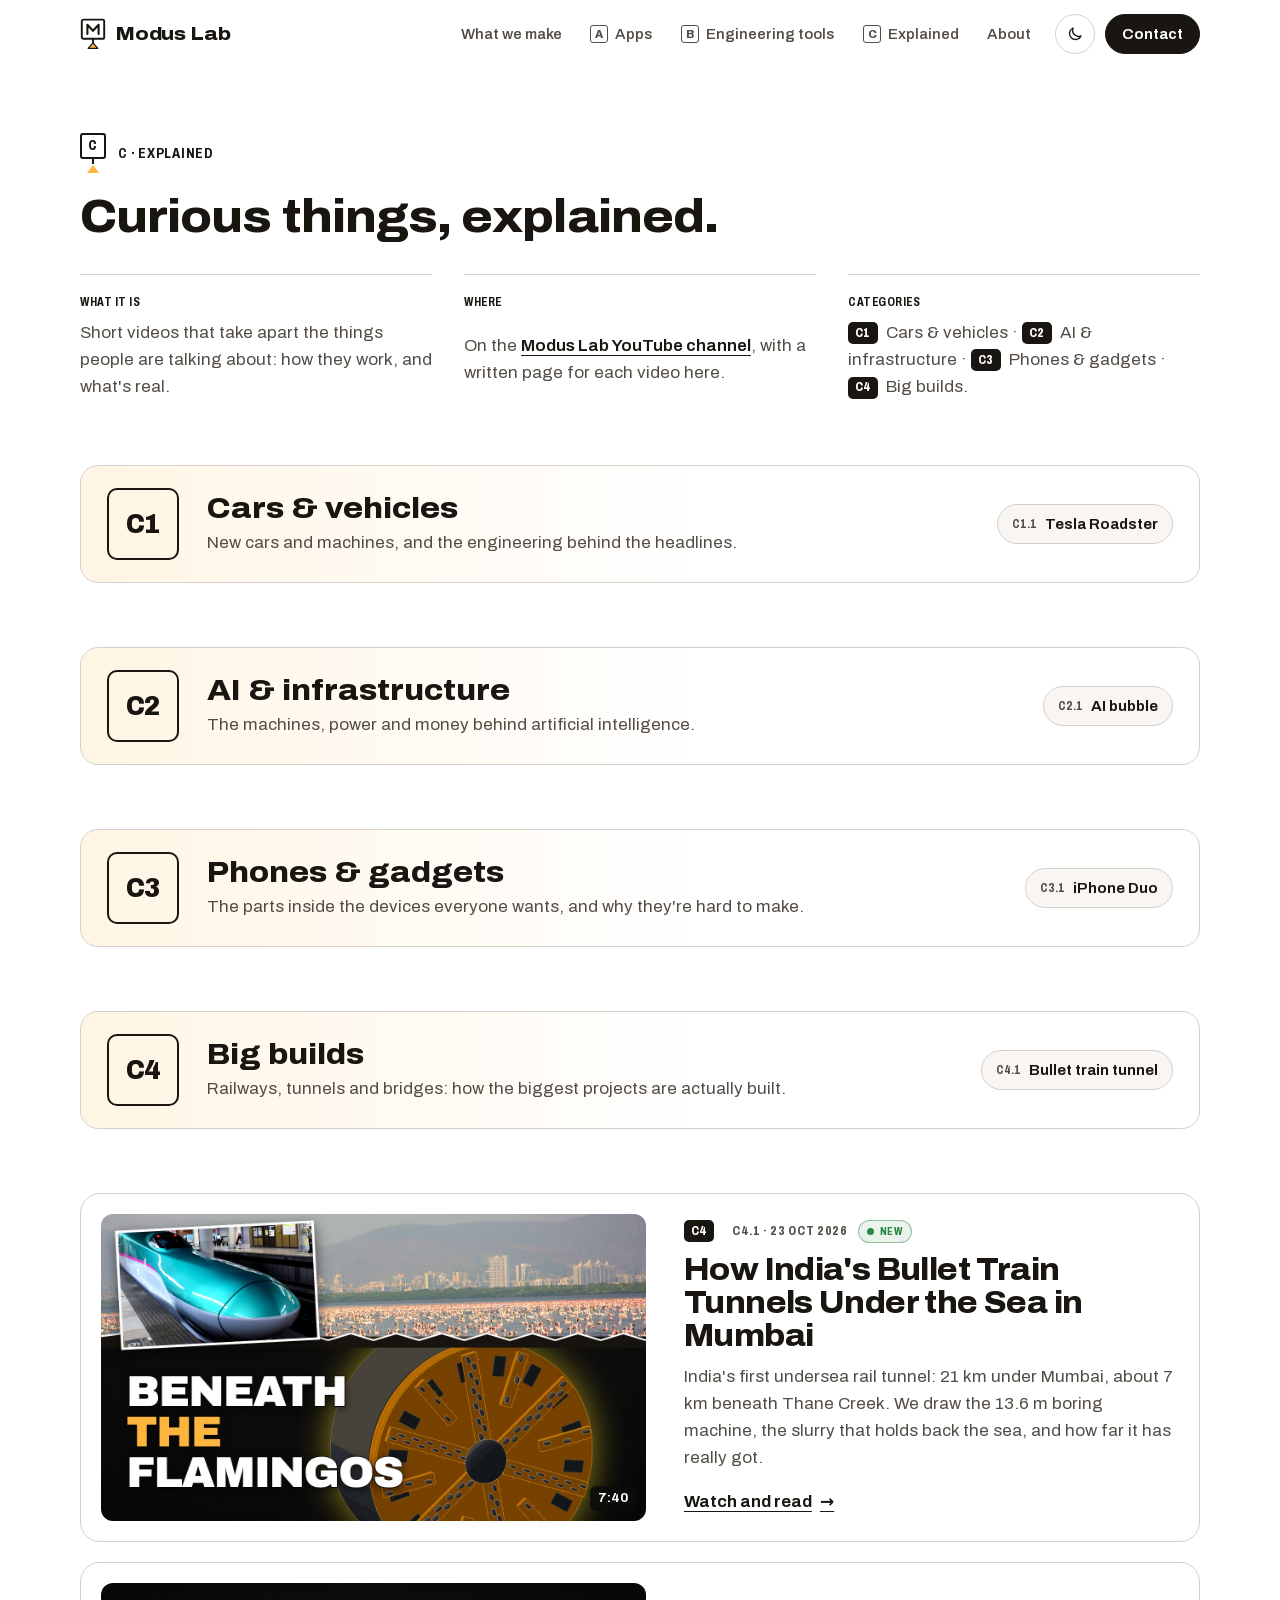
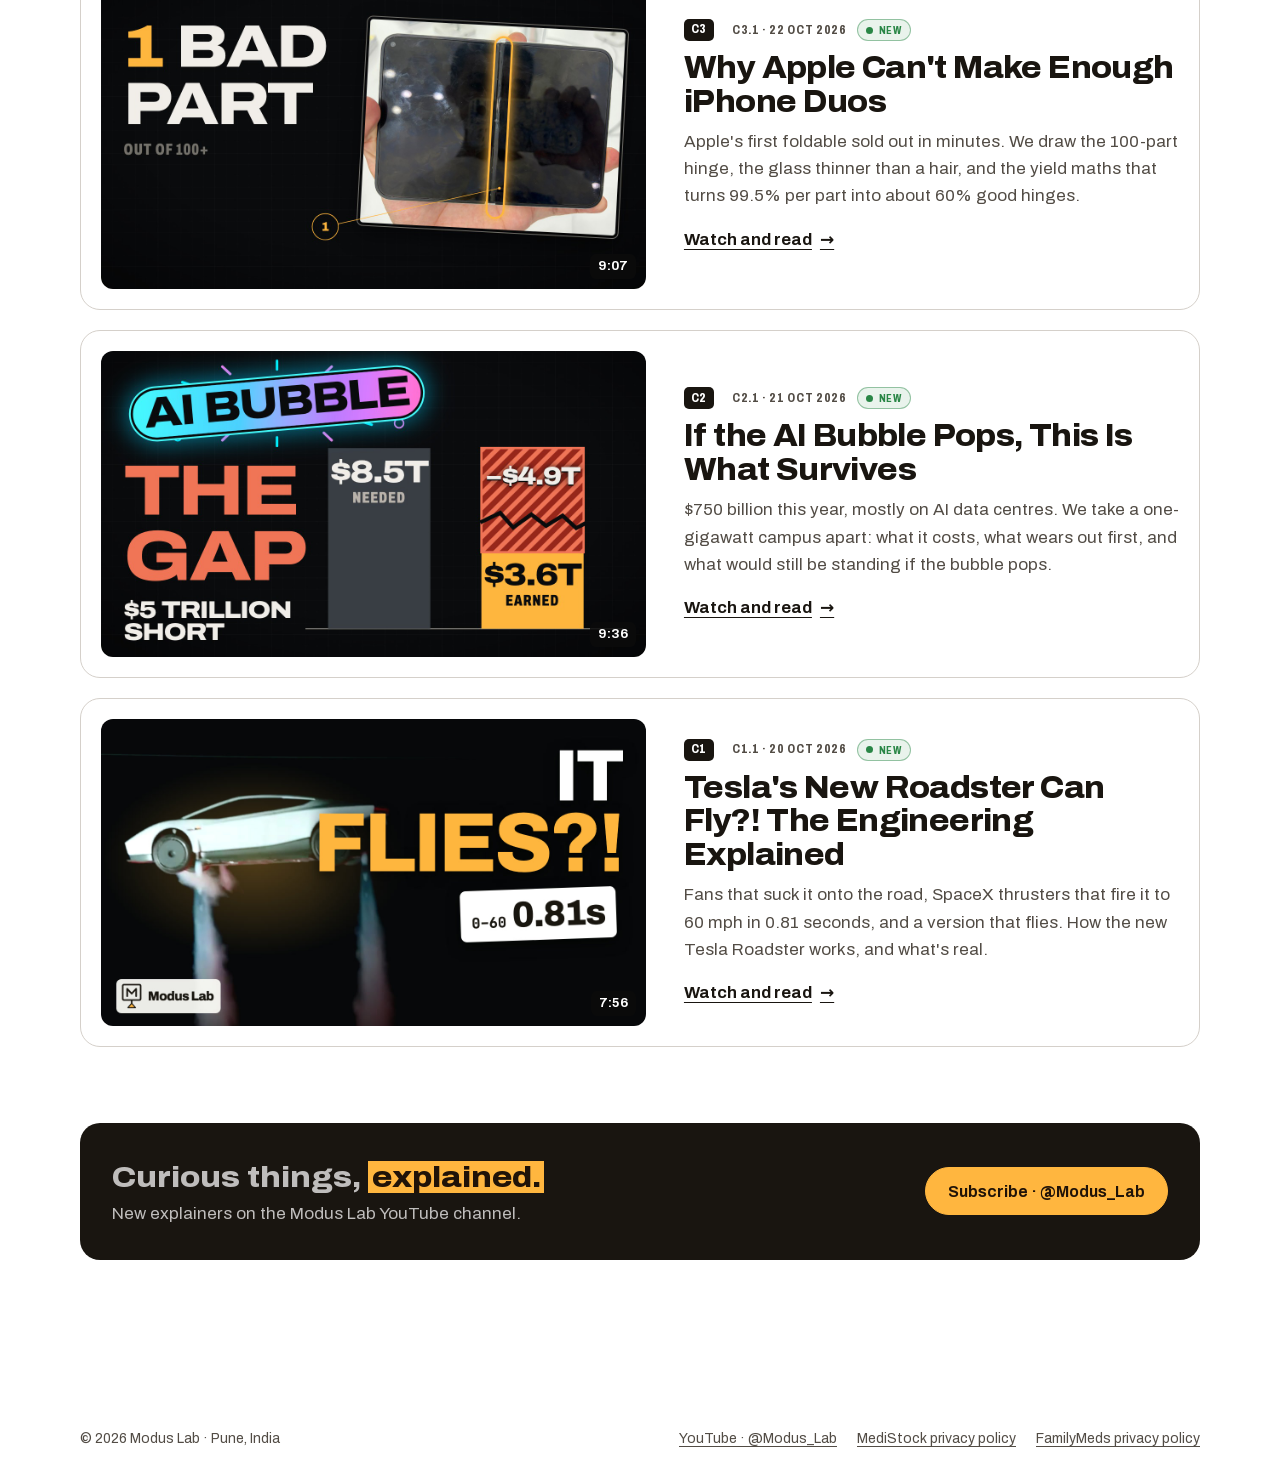
<file: explained/index.html>
<!doctype html>
<html lang="en-IN">
<head>
<meta charset="utf-8">
<meta name="viewport" content="width=device-width, initial-scale=1, viewport-fit=cover">
<title>Explained · Curious things, explained · Modus Lab</title>
<meta name="description" content="Videos and write-ups from the Modus Lab YouTube channel: the engineering and the facts behind things people are talking about.">
<link rel="canonical" href="https://moduslab.in/explained/">
<meta name="theme-color" content="#ffffff" media="(prefers-color-scheme: light)">
<meta name="theme-color" content="#121212" media="(prefers-color-scheme: dark)">
<meta name="color-scheme" content="light dark">

<meta property="og:type" content="website">
<meta property="og:site_name" content="Modus Lab">
<meta property="og:title" content="Explained · Curious things, explained · Modus Lab">
<meta property="og:description" content="Videos and write-ups from the Modus Lab YouTube channel: the engineering and the facts behind things people are talking about.">
<meta property="og:url" content="https://moduslab.in/explained/">
<meta property="og:image" content="https://moduslab.in/assets/img/explained/bullet-train-tunnel.jpg">
<meta name="twitter:card" content="summary_large_image">

<link rel="icon" href="/favicon.ico" sizes="48x48">
<link rel="icon" href="/assets/favicon.svg" type="image/svg+xml">
<link rel="icon" href="/assets/img/icon-192.png" type="image/png" sizes="192x192">
<link rel="apple-touch-icon" href="/assets/img/apple-touch-icon.png">

<link rel="preload" href="/assets/fonts/archivo-latin.woff2" as="font" type="font/woff2" crossorigin>
<link rel="stylesheet" href="/assets/styles.css?v=23">

<script>
  try {
    var t = localStorage.getItem('ml-theme');
    if (t === 'light' || t === 'dark') document.documentElement.dataset.theme = t;
  } catch (e) {}
</script>
<script type="application/ld+json">
{
  "@context": "https://schema.org",
  "@type": "CollectionPage",
  "name": "Explained · Modus Lab",
  "url": "https://moduslab.in/explained/",
  "description": "Curious things, explained: videos and write-ups from the Modus Lab YouTube channel.",
  "publisher": { "@id": "https://moduslab.in/#org" }
}
</script>
</head>

<body>
<a class="skip" href="#main">Skip to content</a>

<header class="masthead">
  <div class="wrap masthead__row">
    <a class="brand" href="/" aria-label="Modus Lab, home">
      <svg class="brand__mark" viewBox="0 0 32 40" aria-hidden="true">
        <rect x="2" y="2" width="28" height="24" rx="2" class="brand__box"/>
        <path d="M9 20V8.5l7 7.5 7-7.5V20" class="brand__m"/>
        <path d="M16 26v5" class="brand__stem"/>
        <path d="M10 38h12l-6-7z" class="brand__datum"/>
      </svg>
      <span class="brand__word">Modus Lab</span>
    </a>
    <nav class="nav" id="site-nav" aria-label="Primary">
      <a href="/#products">What we make</a>
      <a href="/#apps"><span class="navtag">A</span>Apps</a>
      <a href="/#engineering"><span class="navtag">B</span>Engineering tools</a>
      <a href="/explained/" aria-current="page"><span class="navtag">C</span>Explained</a>
      <a href="/#about">About</a>
    </nav>
    <div class="masthead__actions">
      <button class="theme-toggle" type="button" aria-label="Switch to dark theme" data-theme-toggle>
        <svg viewBox="0 0 24 24" aria-hidden="true" class="ico ico--moon"><path d="M20 14.5A8 8 0 0 1 9.5 4a8 8 0 1 0 10.5 10.5Z"/></svg>
        <svg viewBox="0 0 24 24" aria-hidden="true" class="ico ico--sun"><circle cx="12" cy="12" r="4"/><path d="M12 2v2M12 20v2M4.9 4.9l1.4 1.4M17.7 17.7l1.4 1.4M2 12h2M20 12h2M4.9 19.1l1.4-1.4M17.7 6.3l1.4-1.4"/></svg>
      </button>
      <a class="btn btn--small" href="/#contact">Contact</a>
      <button class="menu-toggle" type="button" aria-expanded="false" aria-controls="site-nav" data-menu>
        <span class="menu-toggle__bars" aria-hidden="true"><i></i><i></i></span><span class="menu-toggle__label">Menu</span>
      </button>
    </div>
  </div>
</header>

<main id="main" class="xindex">
  <div class="wrap">
    <div class="vhead vhead--c">
      <div class="vhead__copy">
        <p class="vhead__tag"><span class="datum datum--sm" aria-hidden="true"><span class="datum__box">C</span><span class="datum__tri"></span></span>C · Explained</p>
        <h1 class="vhead__title">Curious things, explained.</h1>
        <dl class="defs">
          <div><dt>What it is</dt><dd>Short videos that take apart the things people are talking about: how they work, and what's real.</dd></div>
          <div><dt>Where</dt><dd>On the <a class="textlink" href="https://www.youtube.com/@Modus_Lab">Modus Lab YouTube channel</a>, with a written page for each video here.</dd></div>
          <div><dt>Categories</dt><dd><span class="catcode">C1</span>Cars &amp; vehicles · <span class="catcode">C2</span>AI &amp; infrastructure · <span class="catcode">C3</span>Phones &amp; gadgets · <span class="catcode">C4</span>Big builds.</dd></div>
        </dl>
      </div>
    </div>

    <header class="cat" style="--c: var(--amber)">
      <span class="cat__code">C1</span>
      <div class="cat__text">
        <h2 class="cat__name">Cars &amp; vehicles</h2>
        <p class="cat__desc">New cars and machines, and the engineering behind the headlines.</p>
      </div>
      <ul class="cat__items" aria-label="Videos in Cars and vehicles">
        <li><a href="/explained/tesla-roadster-2028/"><span>C1.1</span>Tesla Roadster</a></li>
      </ul>
    </header>

    <header class="cat" style="--c: var(--amber)">
      <span class="cat__code">C2</span>
      <div class="cat__text">
        <h2 class="cat__name">AI &amp; infrastructure</h2>
        <p class="cat__desc">The machines, power and money behind artificial intelligence.</p>
      </div>
      <ul class="cat__items" aria-label="Videos in AI and infrastructure">
        <li><a href="/explained/ai-bubble/"><span>C2.1</span>AI bubble</a></li>
      </ul>
    </header>

    <header class="cat" style="--c: var(--amber)">
      <span class="cat__code">C3</span>
      <div class="cat__text">
        <h2 class="cat__name">Phones &amp; gadgets</h2>
        <p class="cat__desc">The parts inside the devices everyone wants, and why they're hard to make.</p>
      </div>
      <ul class="cat__items" aria-label="Videos in Phones and gadgets">
        <li><a href="/explained/iphone-duo/"><span>C3.1</span>iPhone Duo</a></li>
      </ul>
    </header>

    <header class="cat" style="--c: var(--amber)">
      <span class="cat__code">C4</span>
      <div class="cat__text">
        <h2 class="cat__name">Big builds</h2>
        <p class="cat__desc">Railways, tunnels and bridges: how the biggest projects are actually built.</p>
      </div>
      <ul class="cat__items" aria-label="Videos in Big builds">
        <li><a href="/explained/bullet-train-tunnel/"><span>C4.1</span>Bullet train tunnel</a></li>
      </ul>
    </header>

    <ul class="xlist">
        <li>
          <a class="xcard" href="/explained/bullet-train-tunnel/" data-release="2026-10-23T19:15:00+05:30">
            <span class="xcard__thumb">
              <img src="/assets/img/explained/bullet-train-tunnel.jpg" width="1280" height="720" loading="lazy" decoding="async" alt="">
              <span class="xcard__dur">7:40</span>
            </span>
            <span>
              <span class="xcard__no"><span class="catcode">C4</span>C4.1 · 23 Oct 2026<em class="badge badge--live live-only">New</em><em class="badge badge--beta pre-only">Premieres today · 7:15 PM IST</em></span>
              <span class="xcard__title" role="heading" aria-level="3">How India&#x27;s Bullet Train Tunnels Under the Sea in Mumbai</span>
              <span class="xcard__desc">India&#x27;s first undersea rail tunnel: 21 km under Mumbai, about 7 km beneath Thane Creek. We draw the 13.6 m boring machine, the slurry that holds back the sea, and how far it has really got.</span>
              <span class="xcard__go"><span class="live-only">Watch and read</span><span class="pre-only">Read now · video at 7:15 PM</span> <span aria-hidden="true">→</span></span>
            </span>
          </a>
        </li>
        <li>
          <a class="xcard" href="/explained/iphone-duo/" data-release="2026-10-22T19:15:00+05:30">
            <span class="xcard__thumb">
              <img src="/assets/img/explained/iphone-duo.jpg" width="1280" height="720" loading="lazy" decoding="async" alt="">
              <span class="xcard__dur">9:07</span>
            </span>
            <span>
              <span class="xcard__no"><span class="catcode">C3</span>C3.1 · 22 Oct 2026<em class="badge badge--live live-only">New</em><em class="badge badge--beta pre-only">Premieres Thu 22 Oct · 7:15 PM IST</em></span>
              <span class="xcard__title" role="heading" aria-level="3">Why Apple Can&#x27;t Make Enough iPhone Duos</span>
              <span class="xcard__desc">Apple&#x27;s first foldable sold out in minutes. We draw the 100-part hinge, the glass thinner than a hair, and the yield maths that turns 99.5% per part into about 60% good hinges.</span>
              <span class="xcard__go"><span class="live-only">Watch and read</span><span class="pre-only">Read now · video at 7:15 PM</span> <span aria-hidden="true">→</span></span>
            </span>
          </a>
        </li>
        <li>
          <a class="xcard" href="/explained/ai-bubble/" data-release="2026-10-21T19:15:00+05:30">
            <span class="xcard__thumb">
              <img src="/assets/img/explained/ai-bubble.jpg" width="1280" height="720" loading="lazy" decoding="async" alt="">
              <span class="xcard__dur">9:36</span>
            </span>
            <span>
              <span class="xcard__no"><span class="catcode">C2</span>C2.1 · 21 Oct 2026<em class="badge badge--live live-only">New</em><em class="badge badge--beta pre-only">Premieres Wed 21 Oct · 7:15 PM IST</em></span>
              <span class="xcard__title" role="heading" aria-level="3">If the AI Bubble Pops, This Is What Survives</span>
              <span class="xcard__desc">$750 billion this year, mostly on AI data centres. We take a one-gigawatt campus apart: what it costs, what wears out first, and what would still be standing if the bubble pops.</span>
              <span class="xcard__go"><span class="live-only">Watch and read</span><span class="pre-only">Read now · video at 7:15 PM</span> <span aria-hidden="true">→</span></span>
            </span>
          </a>
        </li>
        <li>
          <a class="xcard" href="/explained/tesla-roadster-2028/" data-release="2026-10-20T19:15:00+05:30">
            <span class="xcard__thumb">
              <img src="/assets/img/explained/tesla-roadster-2028.jpg" width="1280" height="720" loading="lazy" decoding="async" alt="">
              <span class="xcard__dur">7:56</span>
            </span>
            <span>
              <span class="xcard__no"><span class="catcode">C1</span>C1.1 · 20 Oct 2026<em class="badge badge--live live-only">New</em><em class="badge badge--beta pre-only">Today · 7:15 PM IST</em></span>
              <span class="xcard__title" role="heading" aria-level="3">Tesla&#x27;s New Roadster Can Fly?! The Engineering Explained</span>
              <span class="xcard__desc">Fans that suck it onto the road, SpaceX thrusters that fire it to 60 mph in 0.81 seconds, and a version that flies. How the new Tesla Roadster works, and what&#x27;s real.</span>
              <span class="xcard__go"><span class="live-only">Watch and read</span><span class="pre-only">Read now · video at 7:15 PM</span> <span aria-hidden="true">→</span></span>
            </span>
          </a>
        </li>
    </ul>

    <aside class="channel-cta" aria-label="Modus Lab on YouTube">
      <div>
        <p class="channel-cta__title">Curious things, <mark>explained.</mark></p>
        <p>New explainers on the Modus Lab YouTube channel.</p>
      </div>
      <a class="btn" href="https://www.youtube.com/@Modus_Lab?sub_confirmation=1">Subscribe · @Modus_Lab</a>
    </aside>
  </div>
</main>

<footer class="footer">
  <div class="wrap footer__row">
    <p>© <span data-year>2026</span> Modus Lab · Pune, India</p>
    <ul class="footer__links">
      <li><a href="https://www.youtube.com/@Modus_Lab">YouTube · @Modus_Lab</a></li>
      <li><a href="/medistock/privacy-policy.html">MediStock privacy policy</a></li>
      <li><a href="/familymeds/privacy-policy.html">FamilyMeds privacy policy</a></li>
    </ul>
  </div>
</footer>

<script>
  // Each [data-release] card shows its "premieres" badge until its release time, then switches to "new" by itself.
  document.querySelectorAll('[data-release]').forEach(function (el) {
    var left = Date.parse(el.getAttribute('data-release')) - Date.now();
    if (left > 0) { el.classList.add('pre-release'); if (left < 864e5) setTimeout(function () { el.classList.remove('pre-release'); }, left); }
  });
</script>
<script src="/assets/main.js?v=18" defer></script>
</body>
</html>
</file>
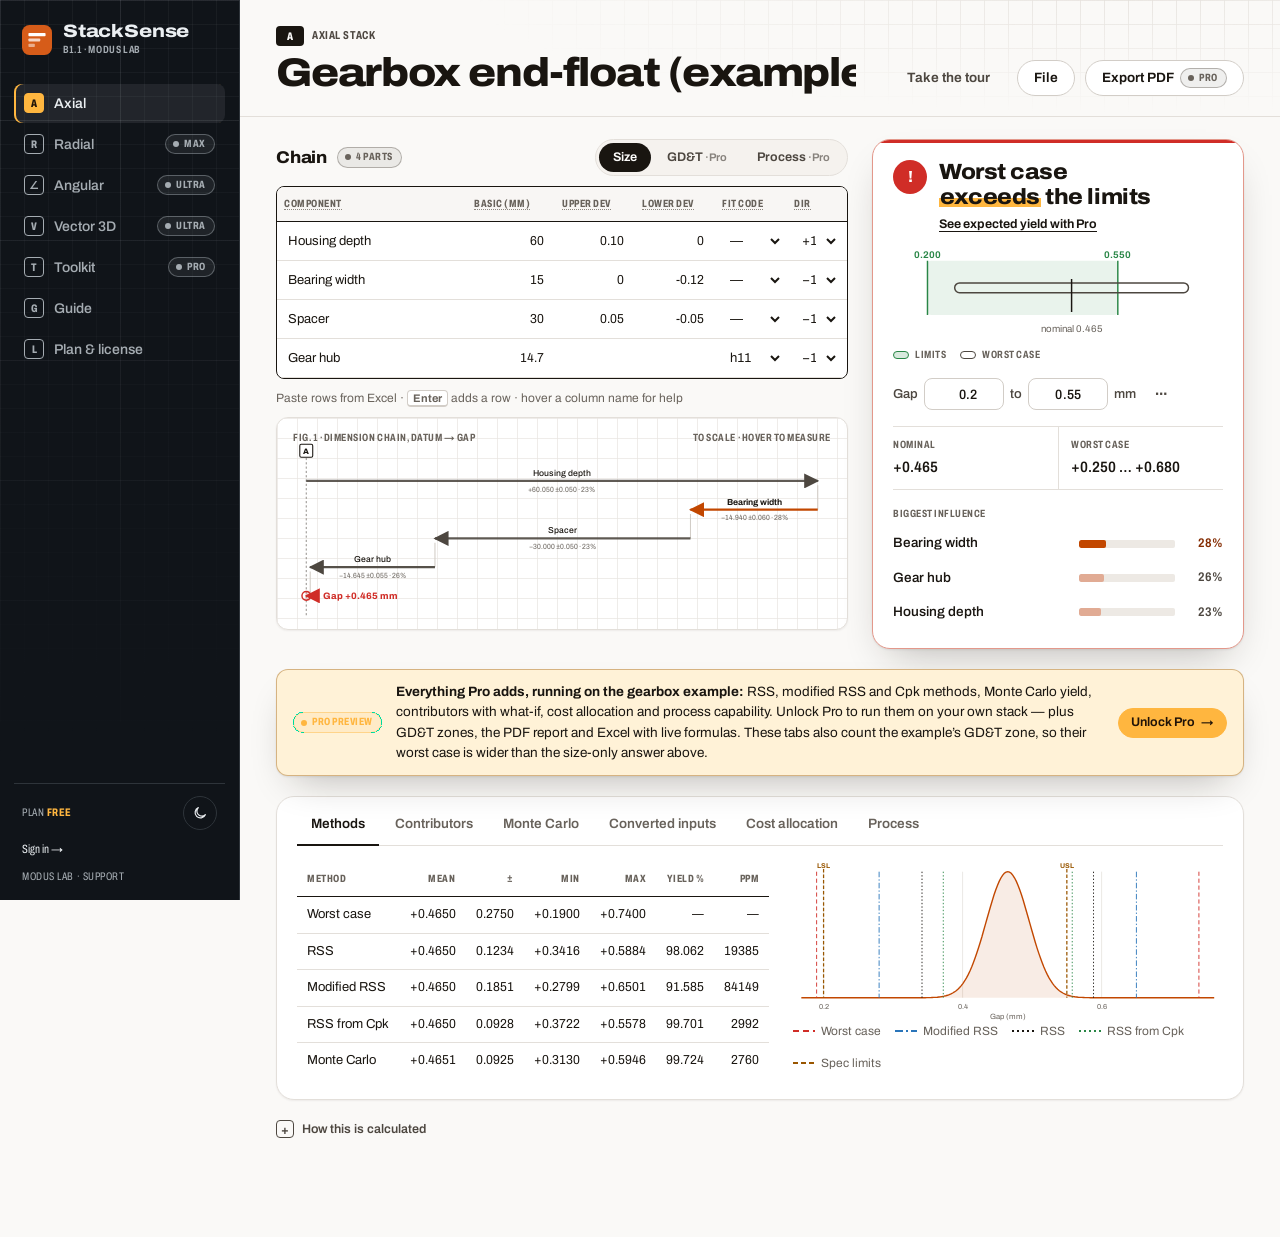
<file: stacksense/index.html>
<!doctype html>
<html lang="en">
  <head>
    <meta charset="UTF-8" />
    <meta name="viewport" content="width=device-width, initial-scale=1.0" />
    <meta name="description" content="StackSense by Modus Lab: tolerance stack-up analysis in your browser. Worst case, RSS, modified RSS, Cpk and Monte Carlo, checked against ISO 286 and ASME Y14.5." />
    <link rel="canonical" href="https://moduslab.in/stacksense/" />
    <meta property="og:type" content="website" />
    <meta property="og:site_name" content="Modus Lab" />
    <meta property="og:title" content="StackSense by Modus Lab · Tolerance stack-up analysis" />
    <meta property="og:description" content="Worst case, RSS, Cpk and Monte Carlo stack-ups with GD&amp;T, right in your browser. Free to start." />
    <meta property="og:url" content="https://moduslab.in/stacksense/" />
    <meta property="og:image" content="https://moduslab.in/assets/img/stacksense-intro-poster.jpg" />
    <meta name="twitter:card" content="summary_large_image" />
    <script type="application/ld+json">{"@context":"https://schema.org","@type":"SoftwareApplication","name":"StackSense","alternateName":"StackSense by Modus Lab","applicationCategory":"DesignApplication","operatingSystem":"Web browser","url":"https://moduslab.in/stacksense/","description":"Tolerance stack-up analysis: worst case, RSS, modified RSS, Cpk and Monte Carlo, with GD&T inputs and PDF reports.","publisher":{"@type":"Organization","name":"Modus Lab","url":"https://moduslab.in/"}}</script>
    <link rel="icon" href="data:image/svg+xml,%3Csvg xmlns='http://www.w3.org/2000/svg' viewBox='0 0 56 56'%3E%3Crect width='56' height='56' rx='14' fill='%23C8501E'/%3E%3Crect x='12' y='15' width='32' height='6' rx='1.5' fill='%23fff'/%3E%3Crect x='12' y='25' width='22' height='6' rx='1.5' fill='%23fff' opacity='.75'/%3E%3Crect x='12' y='35' width='12' height='6' rx='1.5' fill='%23fff' opacity='.5'/%3E%3C/svg%3E" />
    <link rel="preconnect" href="https://fonts.googleapis.com" />
    <link rel="preconnect" href="https://fonts.gstatic.com" crossorigin />
    <link href="https://fonts.googleapis.com/css2?family=Archivo:wdth,wght@62..125,300..900&display=swap" rel="stylesheet" />
    <meta name="theme-color" content="#ffffff" media="(prefers-color-scheme: light)" />
    <meta name="theme-color" content="#14171c" media="(prefers-color-scheme: dark)" />
    <script>try{var t=localStorage.getItem("ml-theme");if(t==="light"||t==="dark")document.documentElement.dataset.theme=t}catch(e){}</script>
    <title>StackSense by Modus Lab · Tolerance stack-up analysis</title>
    <script type="module" crossorigin src="/stacksense/assets/index-DC6S4Tso.js"></script>
    <link rel="stylesheet" crossorigin href="/stacksense/assets/index-Eqs4yREK.css">
  </head>
  <body>
    <div id="root"></div>
  </body>
</html>
</file>
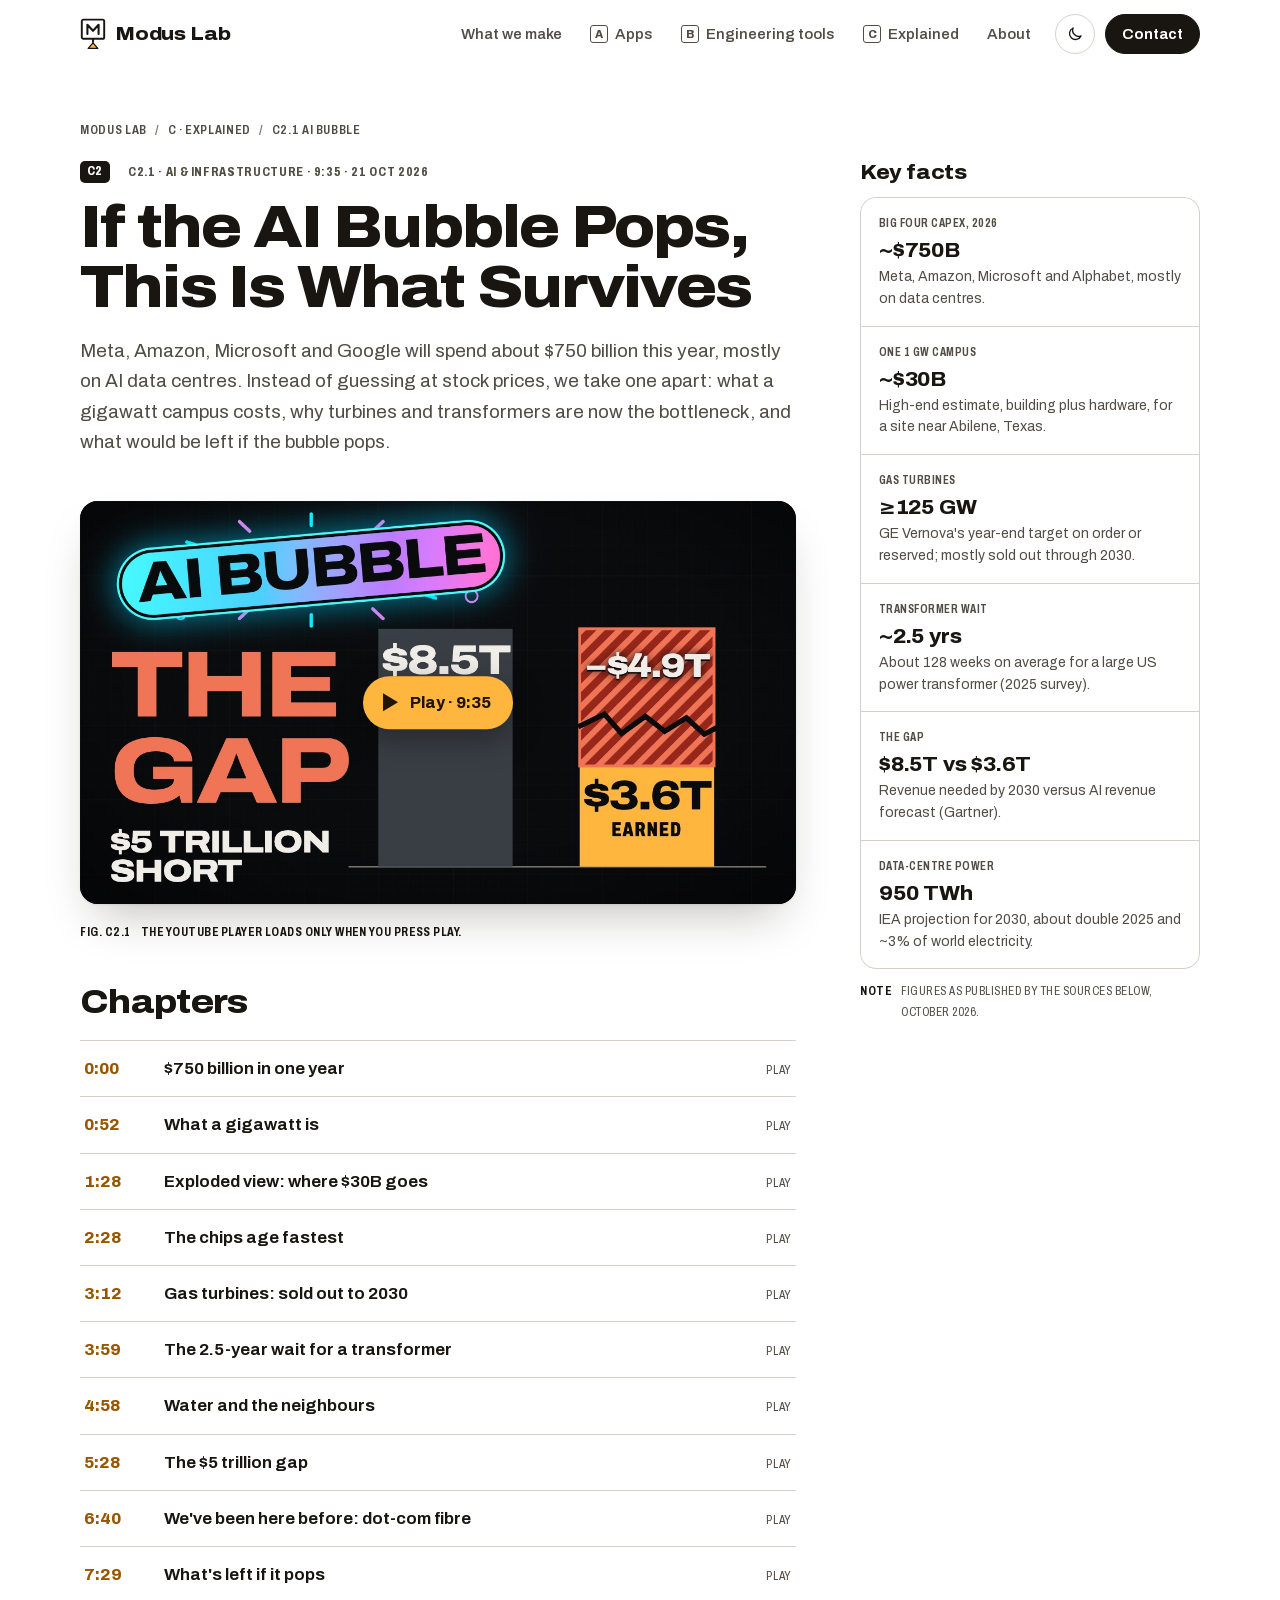
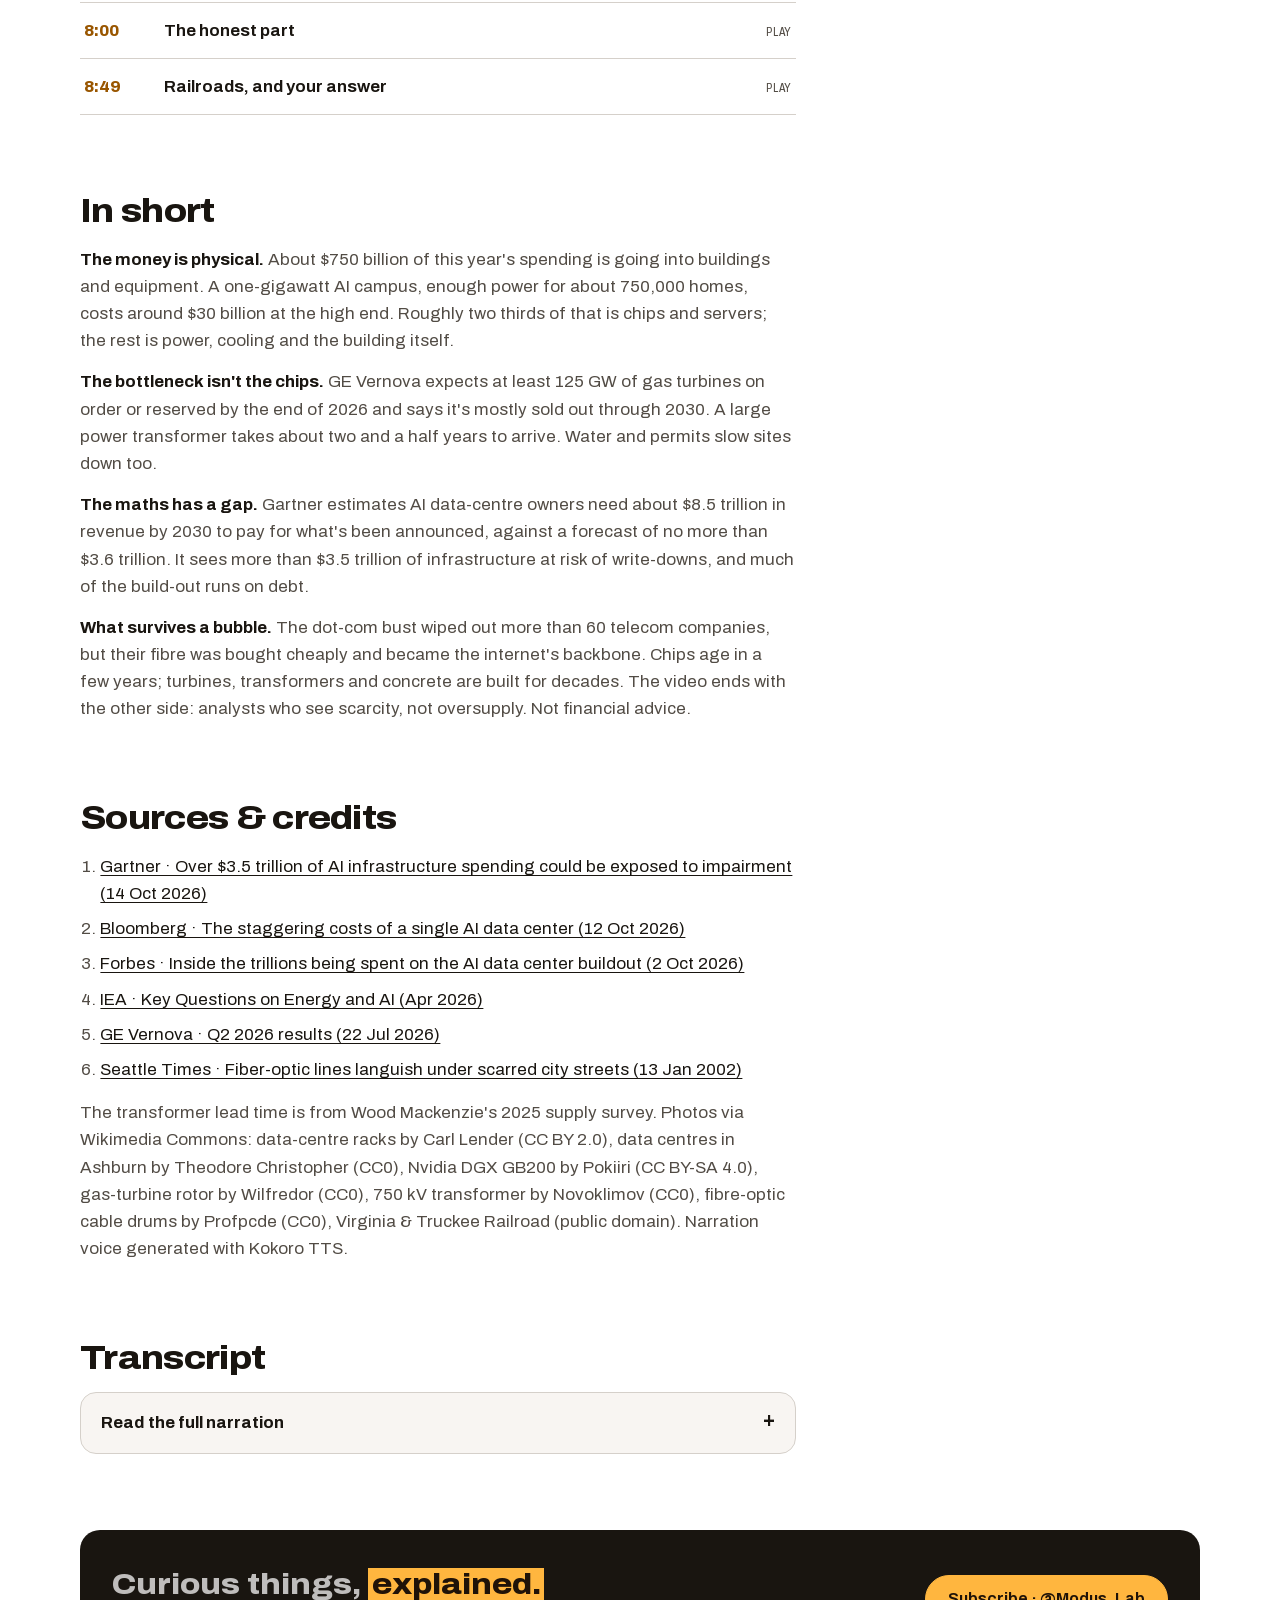
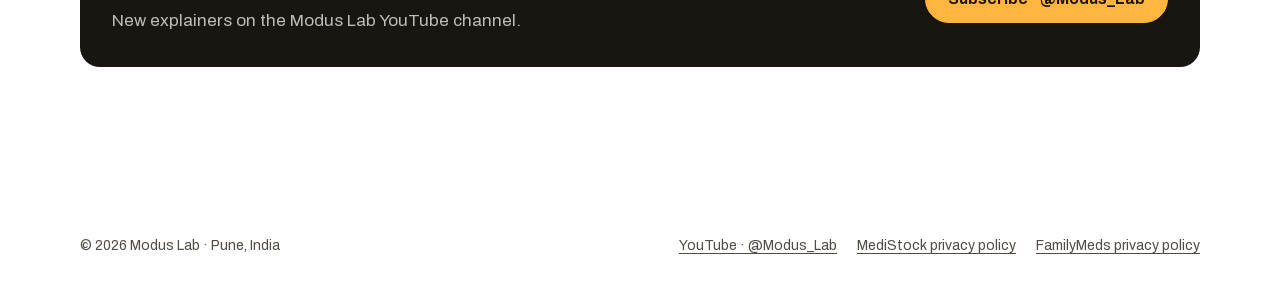
<file: explained/ai-bubble/index.html>
<!doctype html>
<html lang="en-IN">
<head>
<meta charset="utf-8">
<meta name="viewport" content="width=device-width, initial-scale=1, viewport-fit=cover">
<title>The AI bubble, in concrete, copper and turbines · Modus Lab</title>
<meta name="description" content="$750 billion this year, mostly on AI data centres. We take a one-gigawatt campus apart: what it costs, what wears out first, and what would still be standing if the bubble pops.">
<link rel="canonical" href="https://moduslab.in/explained/ai-bubble/">
<meta name="theme-color" content="#ffffff" media="(prefers-color-scheme: light)">
<meta name="theme-color" content="#121212" media="(prefers-color-scheme: dark)">
<meta name="color-scheme" content="light dark">

<meta property="og:type" content="website">
<meta property="og:site_name" content="Modus Lab">
<meta property="og:title" content="If the AI Bubble Pops, This Is What Survives · Modus Lab">
<meta property="og:description" content="$750 billion this year, mostly on AI data centres. We take a one-gigawatt campus apart: what it costs, what wears out first, and what would still be standing if the bubble pops.">
<meta property="og:url" content="https://moduslab.in/explained/ai-bubble/">
<meta property="og:image" content="https://moduslab.in/assets/img/explained/ai-bubble.jpg">
<meta name="twitter:card" content="summary_large_image">

<link rel="icon" href="/favicon.ico" sizes="48x48">
<link rel="icon" href="/assets/favicon.svg" type="image/svg+xml">
<link rel="icon" href="/assets/img/icon-192.png" type="image/png" sizes="192x192">
<link rel="apple-touch-icon" href="/assets/img/apple-touch-icon.png">

<link rel="preload" href="/assets/fonts/archivo-latin.woff2" as="font" type="font/woff2" crossorigin>
<link rel="stylesheet" href="/assets/styles.css?v=23">

<script>
  try {
    var t = localStorage.getItem('ml-theme');
    if (t === 'light' || t === 'dark') document.documentElement.dataset.theme = t;
  } catch (e) {}
</script>
<script>
  // Before the video's release time (or while it has no YouTube id yet), show "premieres" instead of the player.
  // The class is removed automatically at release, so no second deploy is needed.
  (function () {
    var hasId = true, left = Date.parse('2026-10-21T19:15:00+05:30') - Date.now(), r = document.documentElement;
    if (left > 0 || !hasId) { r.classList.add('pre-release'); if (hasId && left < 864e5) setTimeout(function () { r.classList.remove('pre-release'); }, left); }
  })();
</script>
<script type="application/ld+json">
{
  "@context": "https://schema.org",
  "@type": "VideoObject",
  "name": "If the AI Bubble Pops, This Is What Survives",
  "description": "$750 billion this year, mostly on AI data centres. We take a one-gigawatt campus apart: what it costs, what wears out first, and what would still be standing if the bubble pops.",
  "thumbnailUrl": "https://moduslab.in/assets/img/explained/ai-bubble.jpg",
  "uploadDate": "2026-10-21T19:15:00+05:30",
  "duration": "PT9M35S",
  "embedUrl": "https://www.youtube-nocookie.com/embed/a8oOBlOCD5c",
  "url": "https://moduslab.in/explained/ai-bubble/",
  "inLanguage": "en",
  "publisher": {
    "@id": "https://moduslab.in/#org",
    "@type": "Organization",
    "name": "Modus Lab",
    "url": "https://moduslab.in/"
  },
  "hasPart": [
    {
      "@type": "Clip",
      "name": "$750 billion in one year",
      "startOffset": 0,
      "endOffset": 52,
      "url": "https://www.youtube.com/watch?v=a8oOBlOCD5c&t=0s"
    },
    {
      "@type": "Clip",
      "name": "What a gigawatt is",
      "startOffset": 52,
      "endOffset": 88,
      "url": "https://www.youtube.com/watch?v=a8oOBlOCD5c&t=52s"
    },
    {
      "@type": "Clip",
      "name": "Exploded view: where $30B goes",
      "startOffset": 88,
      "endOffset": 148,
      "url": "https://www.youtube.com/watch?v=a8oOBlOCD5c&t=88s"
    },
    {
      "@type": "Clip",
      "name": "The chips age fastest",
      "startOffset": 148,
      "endOffset": 192,
      "url": "https://www.youtube.com/watch?v=a8oOBlOCD5c&t=148s"
    },
    {
      "@type": "Clip",
      "name": "Gas turbines: sold out to 2030",
      "startOffset": 192,
      "endOffset": 239,
      "url": "https://www.youtube.com/watch?v=a8oOBlOCD5c&t=192s"
    },
    {
      "@type": "Clip",
      "name": "The 2.5-year wait for a transformer",
      "startOffset": 239,
      "endOffset": 298,
      "url": "https://www.youtube.com/watch?v=a8oOBlOCD5c&t=239s"
    },
    {
      "@type": "Clip",
      "name": "Water and the neighbours",
      "startOffset": 298,
      "endOffset": 328,
      "url": "https://www.youtube.com/watch?v=a8oOBlOCD5c&t=298s"
    },
    {
      "@type": "Clip",
      "name": "The $5 trillion gap",
      "startOffset": 328,
      "endOffset": 400,
      "url": "https://www.youtube.com/watch?v=a8oOBlOCD5c&t=328s"
    },
    {
      "@type": "Clip",
      "name": "We've been here before: dot-com fibre",
      "startOffset": 400,
      "endOffset": 449,
      "url": "https://www.youtube.com/watch?v=a8oOBlOCD5c&t=400s"
    },
    {
      "@type": "Clip",
      "name": "What's left if it pops",
      "startOffset": 449,
      "endOffset": 480,
      "url": "https://www.youtube.com/watch?v=a8oOBlOCD5c&t=449s"
    },
    {
      "@type": "Clip",
      "name": "The honest part",
      "startOffset": 480,
      "endOffset": 529,
      "url": "https://www.youtube.com/watch?v=a8oOBlOCD5c&t=480s"
    },
    {
      "@type": "Clip",
      "name": "Railroads, and your answer",
      "startOffset": 529,
      "endOffset": 575,
      "url": "https://www.youtube.com/watch?v=a8oOBlOCD5c&t=529s"
    }
  ]
}
</script>
<script type="application/ld+json">
{
  "@context": "https://schema.org",
  "@type": "BreadcrumbList",
  "itemListElement": [
    {
      "@type": "ListItem",
      "position": 1,
      "name": "Modus Lab",
      "item": "https://moduslab.in/"
    },
    {
      "@type": "ListItem",
      "position": 2,
      "name": "Explained",
      "item": "https://moduslab.in/explained/"
    },
    {
      "@type": "ListItem",
      "position": 3,
      "name": "AI bubble",
      "item": "https://moduslab.in/explained/ai-bubble/"
    }
  ]
}
</script>
</head>

<body>
<a class="skip" href="#main">Skip to content</a>

<header class="masthead">
  <div class="wrap masthead__row">
    <a class="brand" href="/" aria-label="Modus Lab, home">
      <svg class="brand__mark" viewBox="0 0 32 40" aria-hidden="true">
        <rect x="2" y="2" width="28" height="24" rx="2" class="brand__box"/>
        <path d="M9 20V8.5l7 7.5 7-7.5V20" class="brand__m"/>
        <path d="M16 26v5" class="brand__stem"/>
        <path d="M10 38h12l-6-7z" class="brand__datum"/>
      </svg>
      <span class="brand__word">Modus Lab</span>
    </a>
    <nav class="nav" id="site-nav" aria-label="Primary">
      <a href="/#products">What we make</a>
      <a href="/#apps"><span class="navtag">A</span>Apps</a>
      <a href="/#engineering"><span class="navtag">B</span>Engineering tools</a>
      <a href="/explained/" aria-current="page"><span class="navtag">C</span>Explained</a>
      <a href="/#about">About</a>
    </nav>
    <div class="masthead__actions">
      <button class="theme-toggle" type="button" aria-label="Switch to dark theme" data-theme-toggle>
        <svg viewBox="0 0 24 24" aria-hidden="true" class="ico ico--moon"><path d="M20 14.5A8 8 0 0 1 9.5 4a8 8 0 1 0 10.5 10.5Z"/></svg>
        <svg viewBox="0 0 24 24" aria-hidden="true" class="ico ico--sun"><circle cx="12" cy="12" r="4"/><path d="M12 2v2M12 20v2M4.9 4.9l1.4 1.4M17.7 17.7l1.4 1.4M2 12h2M20 12h2M4.9 19.1l1.4-1.4M17.7 6.3l1.4-1.4"/></svg>
      </button>
      <a class="btn btn--small" href="/#contact">Contact</a>
      <button class="menu-toggle" type="button" aria-expanded="false" aria-controls="site-nav" data-menu>
        <span class="menu-toggle__bars" aria-hidden="true"><i></i><i></i></span><span class="menu-toggle__label">Menu</span>
      </button>
    </div>
  </div>
</header>

<main id="main" class="xpage">
  <div class="wrap">
    <nav aria-label="Breadcrumb">
      <ol class="crumbs">
        <li><a href="/">Modus Lab</a></li>
        <li><a href="/explained/">C · Explained</a></li>
        <li><span aria-current="page">C2.1 AI bubble</span></li>
      </ol>
    </nav>

    <div class="xpage__body">
      <header class="xpage__head">
      <p class="xcard__no"><span class="catcode">C2</span>C2.1 · AI &amp; infrastructure · 9:35 · 21 Oct 2026<em class="badge badge--beta pre-only">Premieres Wed 21 Oct · 7:15 PM IST</em></p>
      <h1 class="xpage__title">If the AI Bubble Pops, This Is What Survives</h1>
      <p class="xpage__lede">Meta, Amazon, Microsoft and Google will spend about $750 billion this year, mostly on AI data centres. Instead of guessing at stock prices, we take one apart: what a gigawatt campus costs, why turbines and transformers are now the bottleneck, and what would be left if the bubble pops.</p>
    </header>
      <figure class="xpage__video">
          <div class="player" data-yt="a8oOBlOCD5c" data-yt-title="If the AI Bubble Pops, This Is What Survives">
            <a href="https://youtu.be/a8oOBlOCD5c" data-yt-play aria-label="Play the video: If the AI Bubble Pops, This Is What Survives (9 minutes 35 seconds)">
              <img src="/assets/img/explained/ai-bubble.jpg" width="1280" height="720" alt="Two bars: $8.5 trillion needed versus $3.6 trillion earned, with the gap hatched, under the words AI bubble and The gap.">
              <span class="player__btn">Play · 9:35</span>
            </a>
            <div class="player__soon">
              <span class="player__soon-k">Premieres Wed 21 Oct</span>
              <span class="player__soon-t">7:15 PM IST</span>
              <a class="btn" href="https://www.youtube.com/@Modus_Lab?sub_confirmation=1">Subscribe to get notified</a>
              <span class="player__soon-d">Then press play right here. The write-up below is ready now.</span>
            </div>
          </div>
          <figcaption class="drawing__caption" style="justify-content:flex-start"><span>Fig. C2.1</span> <span class="live-only">The YouTube player loads only when you press play.</span><span class="pre-only">The video premieres Wed 21 Oct, at 7:15 PM IST.</span></figcaption>
        </figure>
      <aside class="xpage__facts" aria-labelledby="facts-title">
        <h2 id="facts-title" class="xsection__title" style="font-size:1.25rem">Key facts</h2>
        <div class="facts" style="margin-top:14px">
          <div class="tb"><span class="tb__k">Big Four capex, 2026</span><p class="tb__v">~$750B</p><p class="tb__d">Meta, Amazon, Microsoft and Alphabet, mostly on data centres.</p></div>
          <div class="tb"><span class="tb__k">One 1 GW campus</span><p class="tb__v">~$30B</p><p class="tb__d">High-end estimate, building plus hardware, for a site near Abilene, Texas.</p></div>
          <div class="tb"><span class="tb__k">Gas turbines</span><p class="tb__v">≥125 GW</p><p class="tb__d">GE Vernova&#x27;s year-end target on order or reserved; mostly sold out through 2030.</p></div>
          <div class="tb"><span class="tb__k">Transformer wait</span><p class="tb__v">~2.5 yrs</p><p class="tb__d">About 128 weeks on average for a large US power transformer (2025 survey).</p></div>
          <div class="tb"><span class="tb__k">The gap</span><p class="tb__v">$8.5T vs $3.6T</p><p class="tb__d">Revenue needed by 2030 versus AI revenue forecast (Gartner).</p></div>
          <div class="tb"><span class="tb__k">Data-centre power</span><p class="tb__v">950 TWh</p><p class="tb__d">IEA projection for 2030, about double 2025 and ~3% of world electricity.</p></div>
        </div>
        <p class="drawing__caption facts__caption" style="justify-content:flex-start"><span>Note</span> Figures as published by the sources below, October 2026.</p>
      </aside>

      <div class="xpage__main">

        <section class="xsection" aria-labelledby="ch-title" style="margin-top:40px">
          <h2 id="ch-title" class="xsection__title">Chapters</h2>
          <ol class="chapters">
        <li><a href="https://youtu.be/a8oOBlOCD5c?t=0" data-yt-start="0"><span class="chapters__t">0:00</span><span class="chapters__name">$750 billion in one year</span><span class="chapters__go">Play</span></a></li>
        <li><a href="https://youtu.be/a8oOBlOCD5c?t=52" data-yt-start="52"><span class="chapters__t">0:52</span><span class="chapters__name">What a gigawatt is</span><span class="chapters__go">Play</span></a></li>
        <li><a href="https://youtu.be/a8oOBlOCD5c?t=88" data-yt-start="88"><span class="chapters__t">1:28</span><span class="chapters__name">Exploded view: where $30B goes</span><span class="chapters__go">Play</span></a></li>
        <li><a href="https://youtu.be/a8oOBlOCD5c?t=148" data-yt-start="148"><span class="chapters__t">2:28</span><span class="chapters__name">The chips age fastest</span><span class="chapters__go">Play</span></a></li>
        <li><a href="https://youtu.be/a8oOBlOCD5c?t=192" data-yt-start="192"><span class="chapters__t">3:12</span><span class="chapters__name">Gas turbines: sold out to 2030</span><span class="chapters__go">Play</span></a></li>
        <li><a href="https://youtu.be/a8oOBlOCD5c?t=239" data-yt-start="239"><span class="chapters__t">3:59</span><span class="chapters__name">The 2.5-year wait for a transformer</span><span class="chapters__go">Play</span></a></li>
        <li><a href="https://youtu.be/a8oOBlOCD5c?t=298" data-yt-start="298"><span class="chapters__t">4:58</span><span class="chapters__name">Water and the neighbours</span><span class="chapters__go">Play</span></a></li>
        <li><a href="https://youtu.be/a8oOBlOCD5c?t=328" data-yt-start="328"><span class="chapters__t">5:28</span><span class="chapters__name">The $5 trillion gap</span><span class="chapters__go">Play</span></a></li>
        <li><a href="https://youtu.be/a8oOBlOCD5c?t=400" data-yt-start="400"><span class="chapters__t">6:40</span><span class="chapters__name">We&#x27;ve been here before: dot-com fibre</span><span class="chapters__go">Play</span></a></li>
        <li><a href="https://youtu.be/a8oOBlOCD5c?t=449" data-yt-start="449"><span class="chapters__t">7:29</span><span class="chapters__name">What&#x27;s left if it pops</span><span class="chapters__go">Play</span></a></li>
        <li><a href="https://youtu.be/a8oOBlOCD5c?t=480" data-yt-start="480"><span class="chapters__t">8:00</span><span class="chapters__name">The honest part</span><span class="chapters__go">Play</span></a></li>
        <li><a href="https://youtu.be/a8oOBlOCD5c?t=529" data-yt-start="529"><span class="chapters__t">8:49</span><span class="chapters__name">Railroads, and your answer</span><span class="chapters__go">Play</span></a></li>
          </ol>
        </section>

        <section class="xsection" aria-labelledby="sum-title">
          <h2 id="sum-title" class="xsection__title">In short</h2>
          <div class="prose">
            <p><b>The money is physical.</b> About $750 billion of this year&#x27;s spending is going into buildings and equipment. A one-gigawatt AI campus, enough power for about 750,000 homes, costs around $30 billion at the high end. Roughly two thirds of that is chips and servers; the rest is power, cooling and the building itself.</p>
            <p><b>The bottleneck isn&#x27;t the chips.</b> GE Vernova expects at least 125 GW of gas turbines on order or reserved by the end of 2026 and says it&#x27;s mostly sold out through 2030. A large power transformer takes about two and a half years to arrive. Water and permits slow sites down too.</p>
            <p><b>The maths has a gap.</b> Gartner estimates AI data-centre owners need about $8.5 trillion in revenue by 2030 to pay for what&#x27;s been announced, against a forecast of no more than $3.6 trillion. It sees more than $3.5 trillion of infrastructure at risk of write-downs, and much of the build-out runs on debt.</p>
            <p><b>What survives a bubble.</b> The dot-com bust wiped out more than 60 telecom companies, but their fibre was bought cheaply and became the internet&#x27;s backbone. Chips age in a few years; turbines, transformers and concrete are built for decades. The video ends with the other side: analysts who see scarcity, not oversupply. Not financial advice.</p>
          </div>
        </section>

        <section class="xsection" aria-labelledby="src-title">
          <h2 id="src-title" class="xsection__title">Sources &amp; credits</h2>
          <ol class="sources">
            <li><a href="https://www.gartner.com/en/newsroom/press-releases/2026-10-14-gartner-says-over-us-dollars-three-and-a-half-trillion-of-artificial-intelligence-infrastructure-spending-could-be-exposed-to-impairment-by-the-end-of-2030">Gartner · Over $3.5 trillion of AI infrastructure spending could be exposed to impairment (14 Oct 2026)</a></li>
            <li><a href="https://www.bloomberg.com/features/2026-ai-data-center-build-costs/">Bloomberg · The staggering costs of a single AI data center (12 Oct 2026)</a></li>
            <li><a href="https://www.forbes.com/sites/giacomotognini/2026/10/02/inside-the-trillions-being-spent-on-the-ai-data-center-buildout/">Forbes · Inside the trillions being spent on the AI data center buildout (2 Oct 2026)</a></li>
            <li><a href="https://www.iea.org/reports/key-questions-on-energy-and-ai/executive-summary">IEA · Key Questions on Energy and AI (Apr 2026)</a></li>
            <li><a href="https://www.sec.gov/Archives/edgar/data/0001996810/000199681026000147/gevpressrelease2q26.htm">GE Vernova · Q2 2026 results (22 Jul 2026)</a></li>
            <li><a href="https://archive.seattletimes.com/archive/20020113/darkfiber130/fiber-optic-lines-languish-under-scarred-city-streets">Seattle Times · Fiber-optic lines languish under scarred city streets (13 Jan 2002)</a></li>
          </ol>
          <div class="prose"><p>The transformer lead time is from Wood Mackenzie's 2025 supply survey. Photos via Wikimedia Commons: data-centre racks by Carl Lender (CC BY 2.0), data centres in Ashburn by Theodore Christopher (CC0), Nvidia DGX GB200 by Pokiiri (CC BY-SA 4.0), gas-turbine rotor by Wilfredor (CC0), 750 kV transformer by Novoklimov (CC0), fibre-optic cable drums by Profpcde (CC0), Virginia &amp; Truckee Railroad (public domain). Narration voice generated with Kokoro TTS.</p></div>
        </section>

        <section class="xsection" aria-labelledby="tr-title">
          <h2 id="tr-title" class="xsection__title">Transcript</h2>
          <details class="transcript">
            <summary>Read the full narration</summary>
            <div class="transcript__body">
          <h3>0:00 · $750 billion in one year</h3>
          <p>Seven hundred and fifty billion dollars.</p>
          <p>That&#x27;s how much four companies, Meta, Amazon, Microsoft and Google, are expected to spend on buildings and equipment this year alone. Mostly on AI data centres.</p>
          <p>It&#x27;s more than the entire economy of Ireland. It&#x27;s enough to write a cheque for five and a half thousand dollars to every household in America.</p>
          <p>And a growing number of people think it&#x27;s a bubble.</p>
          <p>But here&#x27;s the thing about bubbles. You can&#x27;t hold one. You can hold what the money buys. So instead of asking whether the stocks go up or down, let&#x27;s do what engineers do. Let&#x27;s take one apart.</p>
          <h3>0:52 · What a gigawatt is</h3>
          <p>First, a unit. The new AI campuses are measured not in servers, but in gigawatts.</p>
          <p>One gigawatt is enough electricity to power about seven hundred and fifty thousand homes at once. Or, if you watched our last video, about seven hundred and fifty Tesla Roadsters, all running flat out at the same time.</p>
          <p>Over the next four years, more than sixty gigawatts of this kind of capacity is expected to be added in the United States alone. That would triple what exists today.</p>
          <h3>1:28 · Exploded view: where $30B goes</h3>
          <p>So what does one gigawatt cost? An estimate for a site near Abilene, Texas, where some of the world&#x27;s largest computing campuses are going up, puts it at around thirty billion dollars, at the high end.</p>
          <p>Let&#x27;s draw that thirty billion as an exploded view.</p>
          <p>Balloon one: the chips. The servers, the GPUs, the memory, the storage. By McKinsey&#x27;s global estimate, this is roughly two thirds of all the money. It&#x27;s the part everyone talks about.</p>
          <p>Balloon two: power and cooling. Turbines, transformers, switchgear, cables, chillers, pumps. This is where the copper lives.</p>
          <p>Balloon three: the shell. Land, concrete, steel and the people who pour and weld it.</p>
          <p>Now here&#x27;s the first surprise. These three balloons age at completely different speeds.</p>
          <h3>2:28 · The chips age fastest</h3>
          <p>Start with the chips.</p>
          <p>The chips are the most expensive part, and the fastest to become old. A new generation of AI hardware arrives every year or two, and each one makes the last look slow. Memory chips used in data centres now cost more than five times what they did a year ago.</p>
          <p>The research firm Gartner put it bluntly this month: spending on rented AI computing will grow too slowly for most providers to recover their investment before the current generation of chips is replaced.</p>
          <p>In other words, the most expensive part of the building may be obsolete before it has paid for itself.</p>
          <h3>3:12 · Gas turbines: sold out to 2030</h3>
          <p>Now walk outside, to the part nobody photographs.</p>
          <p>A gigawatt has to come from somewhere, and in America, a lot of it is coming from natural gas. That means gas turbines: essentially a jet engine bolted to the ground, spinning a generator.</p>
          <p>The biggest maker, GE Vernova, had a hundred gigawatts of turbines on order or reserved at the start of the year. By July, it was a hundred and sixteen. It expects at least a hundred and twenty-five by December, and says it&#x27;s mostly sold out through twenty thirty.</p>
          <p>Sold out. If you want a large gas turbine today, you&#x27;re joining a queue that ends next decade.</p>
          <h3>3:59 · The 2.5-year wait for a transformer</h3>
          <p>Then there&#x27;s the transformer.</p>
          <p>Every bit of power that enters a data centre goes through one. It&#x27;s a big steel tank full of oil, with copper coils wound around a core of special steel. It steps the grid&#x27;s voltage down to something the building can use.</p>
          <p>It has almost no moving parts, and it is one of the hardest things on the site to get.</p>
          <p>The average wait for a large power transformer in the US was about two and a half years in the latest widely cited survey, and the bigger units that connect power plants to the grid took even longer. That survey also estimated the US is short by around thirty percent of the power transformers it needs.</p>
          <p>So you get a strange picture. A building full of chips that might be outdated in a few years, waiting for a transformer that took two and a half years to arrive.</p>
          <h3>4:58 · Water and the neighbours</h3>
          <p>Then there&#x27;s water. A typical forty-megawatt data centre can use around sixty thousand gallons a day to stay cool. And there are the neighbours. Just last month, Oracle issued a force majeure notice on a giant New Mexico data centre, because a gas pipeline it needed was held up by regulators.</p>
          <p>The concrete, the copper and the turbines are now the bottleneck. Not the chips.</p>
          <h3>5:28 · The $5 trillion gap</h3>
          <p>So, is it a bubble?</p>
          <p>Here&#x27;s the maths Gartner published this month. To pay for everything that&#x27;s been announced, plus the interest, plus a normal twelve percent return, AI data-centre owners would need to earn about eight and a half trillion dollars in revenue by twenty thirty.</p>
          <p>Its forecast for the AI revenue those data centres will actually earn? No more than three point six trillion.</p>
          <p>That&#x27;s a gap of nearly five trillion dollars. Gartner thinks more than three and a half trillion dollars of this infrastructure could face write-downs by twenty thirty. And it predicts that more than eighty percent of the smaller AI cloud companies, the so-called neoclouds, won&#x27;t survive on their own.</p>
          <p>A lot of this is being built with borrowed money. One credit tracker counts at least one point three trillion dollars of debt already raised for data centres. And as one Columbia economist put it, with that much debt, you don&#x27;t need a big shock. Ten percent will wipe out the equity.</p>
          <h3>6:40 · We&#x27;ve been here before: dot-com fibre</h3>
          <p>But here&#x27;s the twist. We&#x27;ve been here before.</p>
          <p>In the late nineteen nineties, telecom companies raced to bury fibre-optic cable across America. They dug trenches, laid far more glass than anyone needed, and borrowed heavily to do it.</p>
          <p>Then the bubble burst. More than sixty telecom companies failed in just a few years. By one estimate, around ninety-five percent of that fibre was sitting dark, with no light going through it at all.</p>
          <p>But the fibre didn&#x27;t go anywhere. It was bought up cheaply, lit up, and it became the backbone for streaming, smartphones and the cloud. The companies lost. The infrastructure won.</p>
          <h3>7:29 · What&#x27;s left if it pops</h3>
          <p>Now look at our exploded view again.</p>
          <p>The chips are like the dot-com companies: expensive, fast-moving, and quick to age. The turbines, the transformers, the substations and the concrete are like the fibre. They&#x27;re slow to build, and they&#x27;re built to run for decades.</p>
          <p>So if this bubble does pop, it may leave behind something strange: an enormous amount of electrical infrastructure, in places that never had it before.</p>
          <h3>8:00 · The honest part</h3>
          <p>Now, the honest part.</p>
          <p>Nobody knows how this ends. Bank of America&#x27;s chip analysts argue the data shows scarcity, not oversupply. The orders keep coming, and they don&#x27;t expect a collapse. And the International Energy Agency says the energy needed for each AI task is falling at a rate it calls unprecedented in energy history.</p>
          <p>Even so, the IEA expects data centres to use about nine hundred and fifty terawatt-hours of electricity by twenty thirty, roughly double last year, and about three percent of all the electricity on Earth.</p>
          <p>And none of this is financial advice. We draw machines, not stock charts.</p>
          <h3>8:49 · Railroads, and your answer</h3>
          <p>But one comparison stuck with us. In the eighteen eighties, America spent about two point four percent of its economy building railroads. By twenty twenty-eight, AI spending is expected to pass that. Many railroad companies went bust. The railroads are still there.</p>
          <p>So here&#x27;s our question for you. If the AI bubble pops tomorrow, which part of this drawing do you think will still be running in twenty fifty?</p>
            </div>
          </details>
        </section>
      </div>
    </div>

    <aside class="channel-cta" aria-label="Modus Lab on YouTube">
      <div>
        <p class="channel-cta__title">Curious things, <mark>explained.</mark></p>
        <p>New explainers on the Modus Lab YouTube channel.</p>
      </div>
      <a class="btn" href="https://www.youtube.com/@Modus_Lab?sub_confirmation=1">Subscribe · @Modus_Lab</a>
    </aside>
  </div>
</main>

<footer class="footer">
  <div class="wrap footer__row">
    <p>© <span data-year>2026</span> Modus Lab · Pune, India</p>
    <ul class="footer__links">
      <li><a href="https://www.youtube.com/@Modus_Lab">YouTube · @Modus_Lab</a></li>
      <li><a href="/medistock/privacy-policy.html">MediStock privacy policy</a></li>
      <li><a href="/familymeds/privacy-policy.html">FamilyMeds privacy policy</a></li>
    </ul>
  </div>
</footer>

<script src="/assets/main.js?v=18" defer></script>
</body>
</html>
</file>
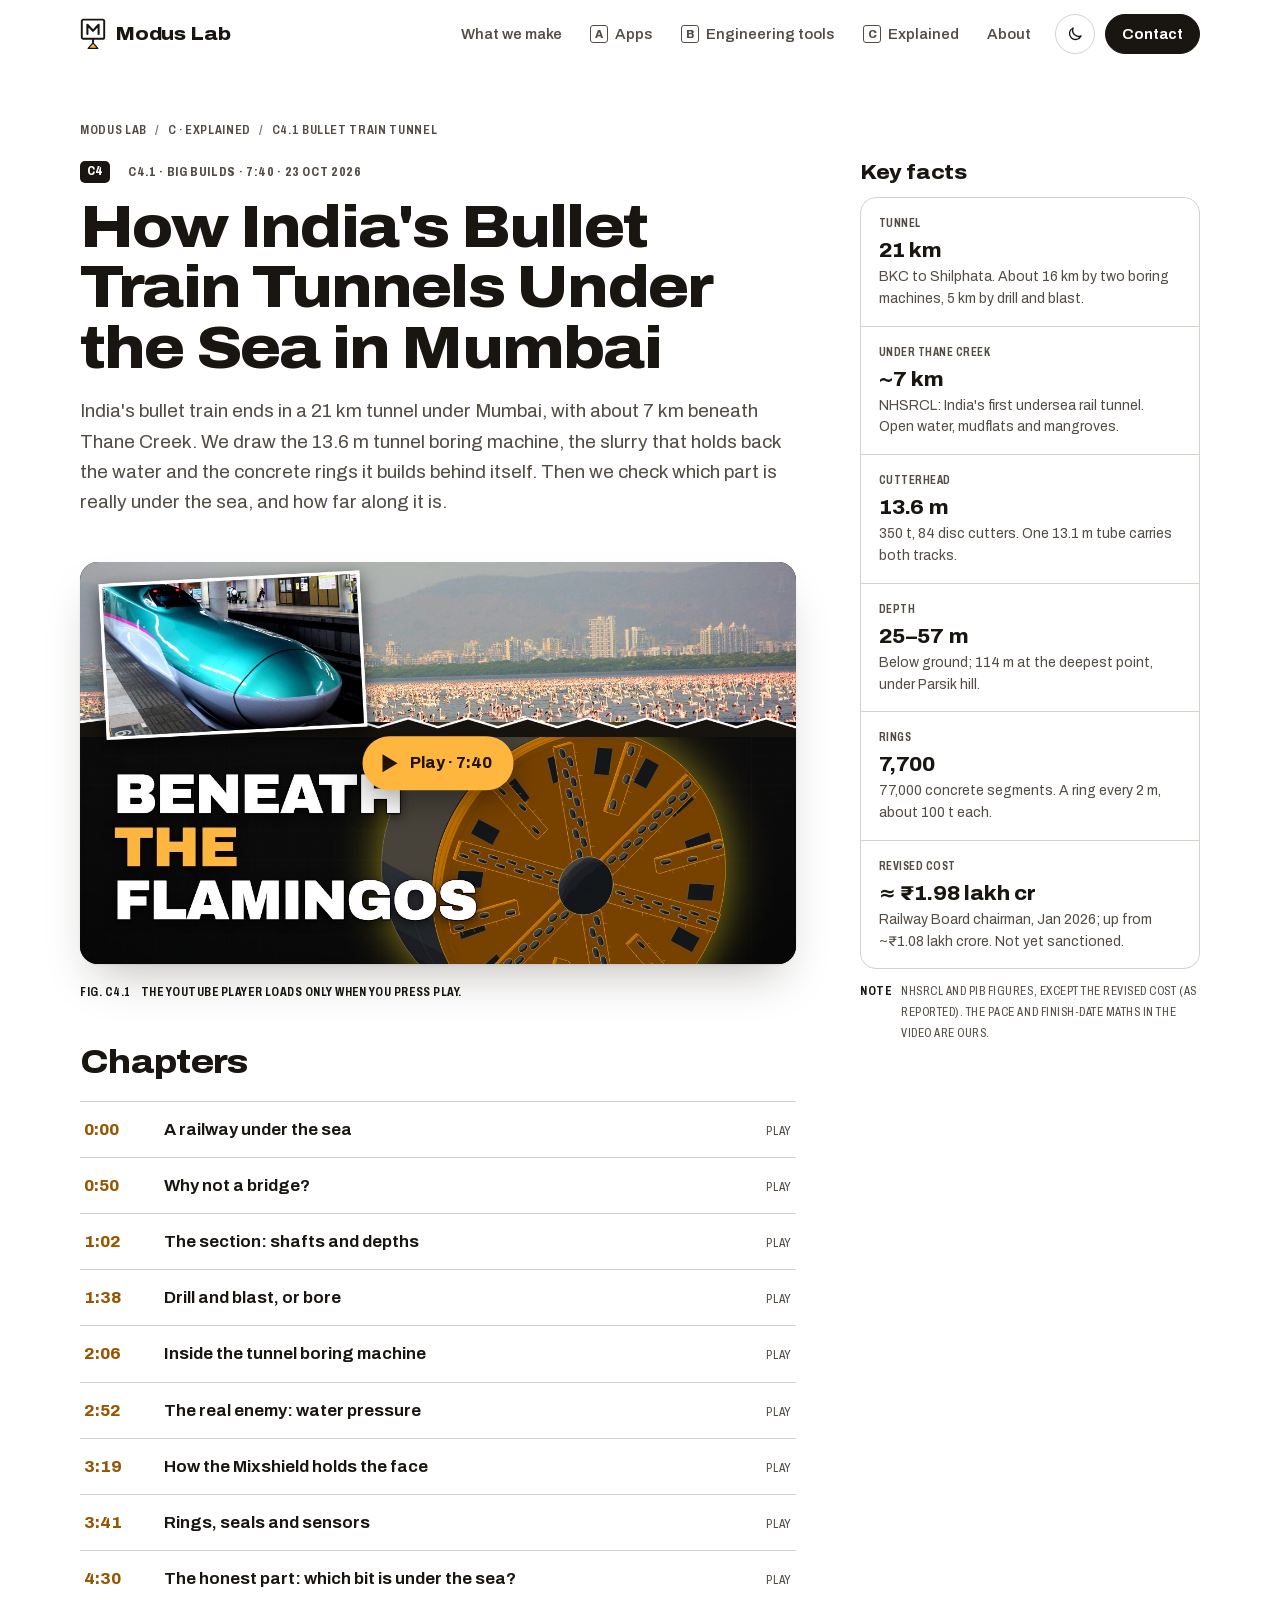
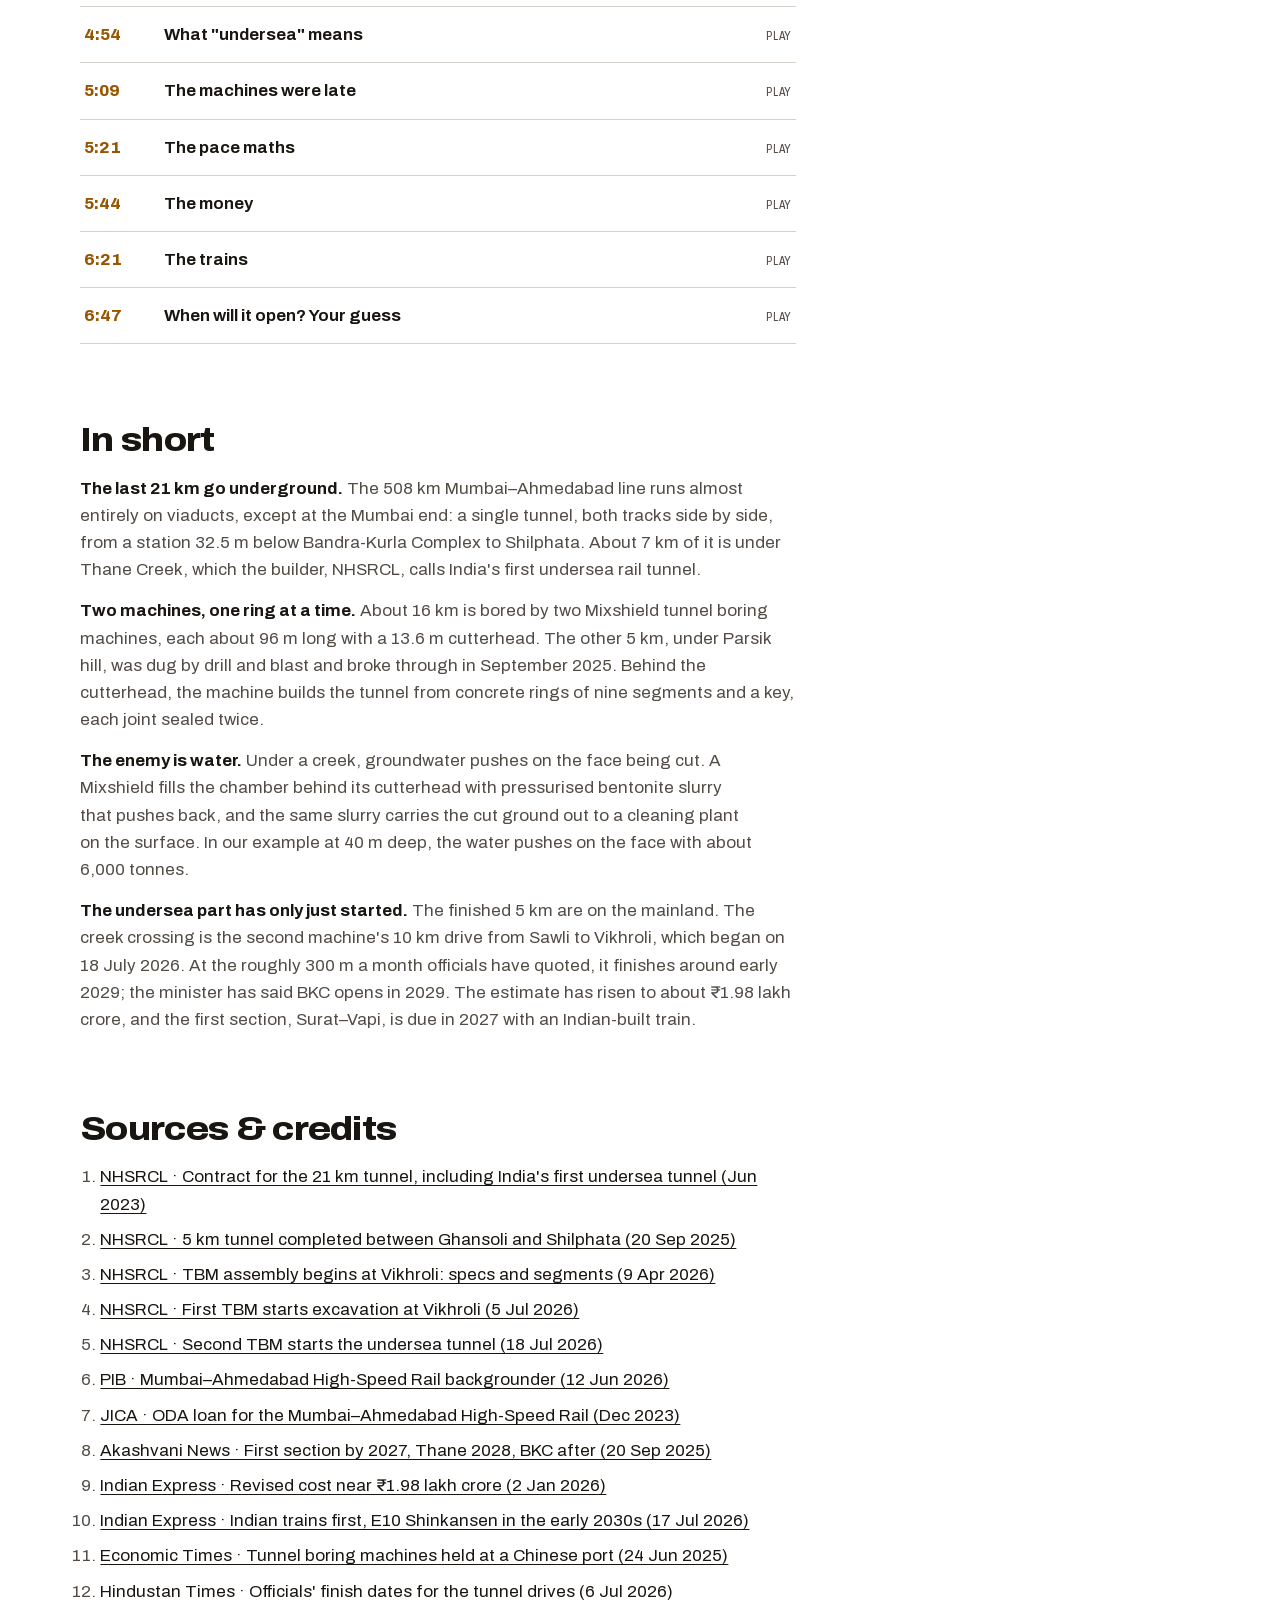
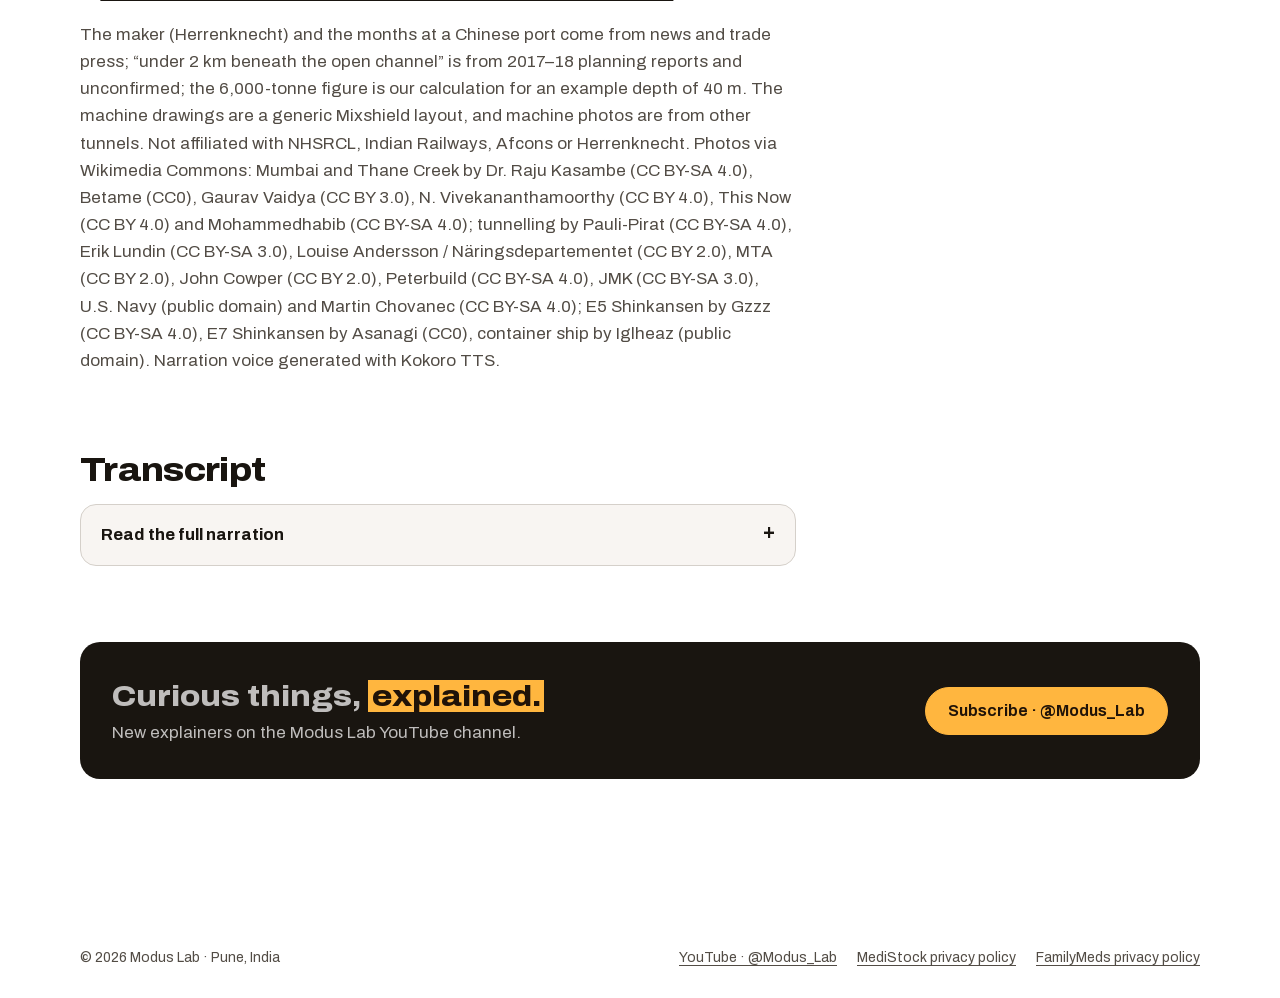
<file: explained/bullet-train-tunnel/index.html>
<!doctype html>
<html lang="en-IN">
<head>
<meta charset="utf-8">
<meta name="viewport" content="width=device-width, initial-scale=1, viewport-fit=cover">
<title>Mumbai bullet train undersea tunnel, explained · Modus Lab</title>
<meta name="description" content="India&#x27;s first undersea rail tunnel: the Mumbai–Ahmedabad bullet train&#x27;s 21 km bore, 7 km under Thane Creek. How the 13.6 m TBM digs it, and how far it&#x27;s got.">
<link rel="canonical" href="https://moduslab.in/explained/bullet-train-tunnel/">
<meta name="theme-color" content="#ffffff" media="(prefers-color-scheme: light)">
<meta name="theme-color" content="#121212" media="(prefers-color-scheme: dark)">
<meta name="color-scheme" content="light dark">

<meta property="og:type" content="website">
<meta property="og:site_name" content="Modus Lab">
<meta property="og:title" content="How India&#x27;s Bullet Train Tunnels Under the Sea in Mumbai · Modus Lab">
<meta property="og:description" content="India&#x27;s first undersea rail tunnel: the Mumbai–Ahmedabad bullet train&#x27;s 21 km bore, 7 km under Thane Creek. How the 13.6 m TBM digs it, and how far it&#x27;s got.">
<meta property="og:url" content="https://moduslab.in/explained/bullet-train-tunnel/">
<meta property="og:image" content="https://moduslab.in/assets/img/explained/bullet-train-tunnel.jpg">
<meta name="twitter:card" content="summary_large_image">

<link rel="icon" href="/favicon.ico" sizes="48x48">
<link rel="icon" href="/assets/favicon.svg" type="image/svg+xml">
<link rel="icon" href="/assets/img/icon-192.png" type="image/png" sizes="192x192">
<link rel="apple-touch-icon" href="/assets/img/apple-touch-icon.png">

<link rel="preload" href="/assets/fonts/archivo-latin.woff2" as="font" type="font/woff2" crossorigin>
<link rel="stylesheet" href="/assets/styles.css?v=23">

<script>
  try {
    var t = localStorage.getItem('ml-theme');
    if (t === 'light' || t === 'dark') document.documentElement.dataset.theme = t;
  } catch (e) {}
</script>
<script>
  // Before the video's release time (or while it has no YouTube id yet), show "premieres" instead of the player.
  // The class is removed automatically at release, so no second deploy is needed.
  (function () {
    var hasId = true, left = Date.parse('2026-10-23T19:15:00+05:30') - Date.now(), r = document.documentElement;
    if (left > 0 || !hasId) { r.classList.add('pre-release'); if (hasId && left < 864e5) setTimeout(function () { r.classList.remove('pre-release'); }, left); }
  })();
</script>
<script type="application/ld+json">
{
  "@context": "https://schema.org",
  "@type": "VideoObject",
  "name": "How India's Bullet Train Tunnels Under the Sea in Mumbai",
  "description": "India's first undersea rail tunnel: the Mumbai–Ahmedabad bullet train's 21 km bore, 7 km under Thane Creek. How the 13.6 m TBM digs it, and how far it's got.",
  "thumbnailUrl": "https://moduslab.in/assets/img/explained/bullet-train-tunnel.jpg",
  "uploadDate": "2026-10-23T19:15:00+05:30",
  "duration": "PT7M40S",
  "embedUrl": "https://www.youtube-nocookie.com/embed/nR0jTV8lk3c",
  "url": "https://moduslab.in/explained/bullet-train-tunnel/",
  "inLanguage": "en",
  "publisher": {
    "@id": "https://moduslab.in/#org",
    "@type": "Organization",
    "name": "Modus Lab",
    "url": "https://moduslab.in/"
  },
  "hasPart": [
    {
      "@type": "Clip",
      "name": "A railway under the sea",
      "startOffset": 0,
      "endOffset": 50,
      "url": "https://www.youtube.com/watch?v=nR0jTV8lk3c&t=0s"
    },
    {
      "@type": "Clip",
      "name": "Why not a bridge?",
      "startOffset": 50,
      "endOffset": 62,
      "url": "https://www.youtube.com/watch?v=nR0jTV8lk3c&t=50s"
    },
    {
      "@type": "Clip",
      "name": "The section: shafts and depths",
      "startOffset": 62,
      "endOffset": 98,
      "url": "https://www.youtube.com/watch?v=nR0jTV8lk3c&t=62s"
    },
    {
      "@type": "Clip",
      "name": "Drill and blast, or bore",
      "startOffset": 98,
      "endOffset": 126,
      "url": "https://www.youtube.com/watch?v=nR0jTV8lk3c&t=98s"
    },
    {
      "@type": "Clip",
      "name": "Inside the tunnel boring machine",
      "startOffset": 126,
      "endOffset": 172,
      "url": "https://www.youtube.com/watch?v=nR0jTV8lk3c&t=126s"
    },
    {
      "@type": "Clip",
      "name": "The real enemy: water pressure",
      "startOffset": 172,
      "endOffset": 199,
      "url": "https://www.youtube.com/watch?v=nR0jTV8lk3c&t=172s"
    },
    {
      "@type": "Clip",
      "name": "How the Mixshield holds the face",
      "startOffset": 199,
      "endOffset": 221,
      "url": "https://www.youtube.com/watch?v=nR0jTV8lk3c&t=199s"
    },
    {
      "@type": "Clip",
      "name": "Rings, seals and sensors",
      "startOffset": 221,
      "endOffset": 270,
      "url": "https://www.youtube.com/watch?v=nR0jTV8lk3c&t=221s"
    },
    {
      "@type": "Clip",
      "name": "The honest part: which bit is under the sea?",
      "startOffset": 270,
      "endOffset": 294,
      "url": "https://www.youtube.com/watch?v=nR0jTV8lk3c&t=270s"
    },
    {
      "@type": "Clip",
      "name": "What \"undersea\" means",
      "startOffset": 294,
      "endOffset": 309,
      "url": "https://www.youtube.com/watch?v=nR0jTV8lk3c&t=294s"
    },
    {
      "@type": "Clip",
      "name": "The machines were late",
      "startOffset": 309,
      "endOffset": 321,
      "url": "https://www.youtube.com/watch?v=nR0jTV8lk3c&t=309s"
    },
    {
      "@type": "Clip",
      "name": "The pace maths",
      "startOffset": 321,
      "endOffset": 344,
      "url": "https://www.youtube.com/watch?v=nR0jTV8lk3c&t=321s"
    },
    {
      "@type": "Clip",
      "name": "The money",
      "startOffset": 344,
      "endOffset": 381,
      "url": "https://www.youtube.com/watch?v=nR0jTV8lk3c&t=344s"
    },
    {
      "@type": "Clip",
      "name": "The trains",
      "startOffset": 381,
      "endOffset": 407,
      "url": "https://www.youtube.com/watch?v=nR0jTV8lk3c&t=381s"
    },
    {
      "@type": "Clip",
      "name": "When will it open? Your guess",
      "startOffset": 407,
      "endOffset": 460,
      "url": "https://www.youtube.com/watch?v=nR0jTV8lk3c&t=407s"
    }
  ]
}
</script>
<script type="application/ld+json">
{
  "@context": "https://schema.org",
  "@type": "BreadcrumbList",
  "itemListElement": [
    {
      "@type": "ListItem",
      "position": 1,
      "name": "Modus Lab",
      "item": "https://moduslab.in/"
    },
    {
      "@type": "ListItem",
      "position": 2,
      "name": "Explained",
      "item": "https://moduslab.in/explained/"
    },
    {
      "@type": "ListItem",
      "position": 3,
      "name": "Bullet train tunnel",
      "item": "https://moduslab.in/explained/bullet-train-tunnel/"
    }
  ]
}
</script>
</head>

<body>
<a class="skip" href="#main">Skip to content</a>

<header class="masthead">
  <div class="wrap masthead__row">
    <a class="brand" href="/" aria-label="Modus Lab, home">
      <svg class="brand__mark" viewBox="0 0 32 40" aria-hidden="true">
        <rect x="2" y="2" width="28" height="24" rx="2" class="brand__box"/>
        <path d="M9 20V8.5l7 7.5 7-7.5V20" class="brand__m"/>
        <path d="M16 26v5" class="brand__stem"/>
        <path d="M10 38h12l-6-7z" class="brand__datum"/>
      </svg>
      <span class="brand__word">Modus Lab</span>
    </a>
    <nav class="nav" id="site-nav" aria-label="Primary">
      <a href="/#products">What we make</a>
      <a href="/#apps"><span class="navtag">A</span>Apps</a>
      <a href="/#engineering"><span class="navtag">B</span>Engineering tools</a>
      <a href="/explained/" aria-current="page"><span class="navtag">C</span>Explained</a>
      <a href="/#about">About</a>
    </nav>
    <div class="masthead__actions">
      <button class="theme-toggle" type="button" aria-label="Switch to dark theme" data-theme-toggle>
        <svg viewBox="0 0 24 24" aria-hidden="true" class="ico ico--moon"><path d="M20 14.5A8 8 0 0 1 9.5 4a8 8 0 1 0 10.5 10.5Z"/></svg>
        <svg viewBox="0 0 24 24" aria-hidden="true" class="ico ico--sun"><circle cx="12" cy="12" r="4"/><path d="M12 2v2M12 20v2M4.9 4.9l1.4 1.4M17.7 17.7l1.4 1.4M2 12h2M20 12h2M4.9 19.1l1.4-1.4M17.7 6.3l1.4-1.4"/></svg>
      </button>
      <a class="btn btn--small" href="/#contact">Contact</a>
      <button class="menu-toggle" type="button" aria-expanded="false" aria-controls="site-nav" data-menu>
        <span class="menu-toggle__bars" aria-hidden="true"><i></i><i></i></span><span class="menu-toggle__label">Menu</span>
      </button>
    </div>
  </div>
</header>

<main id="main" class="xpage">
  <div class="wrap">
    <nav aria-label="Breadcrumb">
      <ol class="crumbs">
        <li><a href="/">Modus Lab</a></li>
        <li><a href="/explained/">C · Explained</a></li>
        <li><span aria-current="page">C4.1 Bullet train tunnel</span></li>
      </ol>
    </nav>

    <div class="xpage__body">
      <header class="xpage__head">
      <p class="xcard__no"><span class="catcode">C4</span>C4.1 · Big builds · 7:40 · 23 Oct 2026<em class="badge badge--beta pre-only">Premieres Fri 23 Oct · 7:15 PM IST</em></p>
      <h1 class="xpage__title">How India&#x27;s Bullet Train Tunnels Under the Sea in Mumbai</h1>
      <p class="xpage__lede">India&#x27;s bullet train ends in a 21 km tunnel under Mumbai, with about 7 km beneath Thane Creek. We draw the 13.6 m tunnel boring machine, the slurry that holds back the water and the concrete rings it builds behind itself. Then we check which part is really under the sea, and how far along it is.</p>
    </header>
      <figure class="xpage__video">
          <div class="player" data-yt="nR0jTV8lk3c" data-yt-title="How India&#x27;s Bullet Train Tunnels Under the Sea in Mumbai">
            <a href="https://youtu.be/nR0jTV8lk3c" data-yt-play aria-label="Play the video: How India&#x27;s Bullet Train Tunnels Under the Sea in Mumbai (7 minutes 40 seconds)">
              <img src="/assets/img/explained/bullet-train-tunnel.jpg" width="1280" height="720" alt="A Shinkansen bullet train and the flamingos of Thane Creek above a glowing tunnel-boring-machine cutterhead, with the words Beneath the flamingos.">
              <span class="player__btn">Play · 7:40</span>
            </a>
            <div class="player__soon">
              <span class="player__soon-k">Premieres Fri 23 Oct</span>
              <span class="player__soon-t">7:15 PM IST</span>
              <a class="btn" href="https://www.youtube.com/@Modus_Lab?sub_confirmation=1">Subscribe to get notified</a>
              <span class="player__soon-d">Then press play right here. The write-up below is ready now.</span>
            </div>
          </div>
          <figcaption class="drawing__caption" style="justify-content:flex-start"><span>Fig. C4.1</span> <span class="live-only">The YouTube player loads only when you press play.</span><span class="pre-only">The video premieres Fri 23 Oct, at 7:15 PM IST.</span></figcaption>
        </figure>
      <aside class="xpage__facts" aria-labelledby="facts-title">
        <h2 id="facts-title" class="xsection__title" style="font-size:1.25rem">Key facts</h2>
        <div class="facts" style="margin-top:14px">
          <div class="tb"><span class="tb__k">Tunnel</span><p class="tb__v">21 km</p><p class="tb__d">BKC to Shilphata. About 16 km by two boring machines, 5 km by drill and blast.</p></div>
          <div class="tb"><span class="tb__k">Under Thane Creek</span><p class="tb__v">~7 km</p><p class="tb__d">NHSRCL: India&#x27;s first undersea rail tunnel. Open water, mudflats and mangroves.</p></div>
          <div class="tb"><span class="tb__k">Cutterhead</span><p class="tb__v">13.6 m</p><p class="tb__d">350 t, 84 disc cutters. One 13.1 m tube carries both tracks.</p></div>
          <div class="tb"><span class="tb__k">Depth</span><p class="tb__v">25–57 m</p><p class="tb__d">Below ground; 114 m at the deepest point, under Parsik hill.</p></div>
          <div class="tb"><span class="tb__k">Rings</span><p class="tb__v">7,700</p><p class="tb__d">77,000 concrete segments. A ring every 2 m, about 100 t each.</p></div>
          <div class="tb"><span class="tb__k">Revised cost</span><p class="tb__v">≈ ₹1.98 lakh cr</p><p class="tb__d">Railway Board chairman, Jan 2026; up from ~₹1.08 lakh crore. Not yet sanctioned.</p></div>
        </div>
        <p class="drawing__caption facts__caption" style="justify-content:flex-start"><span>Note</span> NHSRCL and PIB figures, except the revised cost (as reported). The pace and finish-date maths in the video are ours.</p>
      </aside>

      <div class="xpage__main">

        <section class="xsection" aria-labelledby="ch-title" style="margin-top:40px">
          <h2 id="ch-title" class="xsection__title">Chapters</h2>
          <ol class="chapters">
        <li><a href="https://youtu.be/nR0jTV8lk3c?t=0" data-yt-start="0"><span class="chapters__t">0:00</span><span class="chapters__name">A railway under the sea</span><span class="chapters__go">Play</span></a></li>
        <li><a href="https://youtu.be/nR0jTV8lk3c?t=50" data-yt-start="50"><span class="chapters__t">0:50</span><span class="chapters__name">Why not a bridge?</span><span class="chapters__go">Play</span></a></li>
        <li><a href="https://youtu.be/nR0jTV8lk3c?t=62" data-yt-start="62"><span class="chapters__t">1:02</span><span class="chapters__name">The section: shafts and depths</span><span class="chapters__go">Play</span></a></li>
        <li><a href="https://youtu.be/nR0jTV8lk3c?t=98" data-yt-start="98"><span class="chapters__t">1:38</span><span class="chapters__name">Drill and blast, or bore</span><span class="chapters__go">Play</span></a></li>
        <li><a href="https://youtu.be/nR0jTV8lk3c?t=126" data-yt-start="126"><span class="chapters__t">2:06</span><span class="chapters__name">Inside the tunnel boring machine</span><span class="chapters__go">Play</span></a></li>
        <li><a href="https://youtu.be/nR0jTV8lk3c?t=172" data-yt-start="172"><span class="chapters__t">2:52</span><span class="chapters__name">The real enemy: water pressure</span><span class="chapters__go">Play</span></a></li>
        <li><a href="https://youtu.be/nR0jTV8lk3c?t=199" data-yt-start="199"><span class="chapters__t">3:19</span><span class="chapters__name">How the Mixshield holds the face</span><span class="chapters__go">Play</span></a></li>
        <li><a href="https://youtu.be/nR0jTV8lk3c?t=221" data-yt-start="221"><span class="chapters__t">3:41</span><span class="chapters__name">Rings, seals and sensors</span><span class="chapters__go">Play</span></a></li>
        <li><a href="https://youtu.be/nR0jTV8lk3c?t=270" data-yt-start="270"><span class="chapters__t">4:30</span><span class="chapters__name">The honest part: which bit is under the sea?</span><span class="chapters__go">Play</span></a></li>
        <li><a href="https://youtu.be/nR0jTV8lk3c?t=294" data-yt-start="294"><span class="chapters__t">4:54</span><span class="chapters__name">What &quot;undersea&quot; means</span><span class="chapters__go">Play</span></a></li>
        <li><a href="https://youtu.be/nR0jTV8lk3c?t=309" data-yt-start="309"><span class="chapters__t">5:09</span><span class="chapters__name">The machines were late</span><span class="chapters__go">Play</span></a></li>
        <li><a href="https://youtu.be/nR0jTV8lk3c?t=321" data-yt-start="321"><span class="chapters__t">5:21</span><span class="chapters__name">The pace maths</span><span class="chapters__go">Play</span></a></li>
        <li><a href="https://youtu.be/nR0jTV8lk3c?t=344" data-yt-start="344"><span class="chapters__t">5:44</span><span class="chapters__name">The money</span><span class="chapters__go">Play</span></a></li>
        <li><a href="https://youtu.be/nR0jTV8lk3c?t=381" data-yt-start="381"><span class="chapters__t">6:21</span><span class="chapters__name">The trains</span><span class="chapters__go">Play</span></a></li>
        <li><a href="https://youtu.be/nR0jTV8lk3c?t=407" data-yt-start="407"><span class="chapters__t">6:47</span><span class="chapters__name">When will it open? Your guess</span><span class="chapters__go">Play</span></a></li>
          </ol>
        </section>

        <section class="xsection" aria-labelledby="sum-title">
          <h2 id="sum-title" class="xsection__title">In short</h2>
          <div class="prose">
            <p><b>The last 21 km go underground.</b> The 508 km Mumbai–Ahmedabad line runs almost entirely on viaducts, except at the Mumbai end: a single tunnel, both tracks side by side, from a station 32.5 m below Bandra-Kurla Complex to Shilphata. About 7 km of it is under Thane Creek, which the builder, NHSRCL, calls India&#x27;s first undersea rail tunnel.</p>
            <p><b>Two machines, one ring at a time.</b> About 16 km is bored by two Mixshield tunnel boring machines, each about 96 m long with a 13.6 m cutterhead. The other 5 km, under Parsik hill, was dug by drill and blast and broke through in September 2025. Behind the cutterhead, the machine builds the tunnel from concrete rings of nine segments and a key, each joint sealed twice.</p>
            <p><b>The enemy is water.</b> Under a creek, groundwater pushes on the face being cut. A Mixshield fills the chamber behind its cutterhead with pressurised bentonite slurry that pushes back, and the same slurry carries the cut ground out to a cleaning plant on the surface. In our example at 40 m deep, the water pushes on the face with about 6,000 tonnes.</p>
            <p><b>The undersea part has only just started.</b> The finished 5 km are on the mainland. The creek crossing is the second machine&#x27;s 10 km drive from Sawli to Vikhroli, which began on 18 July 2026. At the roughly 300 m a month officials have quoted, it finishes around early 2029; the minister has said BKC opens in 2029. The estimate has risen to about ₹1.98 lakh crore, and the first section, Surat–Vapi, is due in 2027 with an Indian-built train.</p>
          </div>
        </section>

        <section class="xsection" aria-labelledby="src-title">
          <h2 id="src-title" class="xsection__title">Sources &amp; credits</h2>
          <ol class="sources">
            <li><a href="https://nhsrcl.in/en/media/press-release/nhsrcl-signs-contract-construction-21-km-long-tunnel-including-indias-first-7">NHSRCL · Contract for the 21 km tunnel, including India&#x27;s first undersea tunnel (Jun 2023)</a></li>
            <li><a href="https://www.nhsrcl.in/en/media/press-release/media-brief-5-km-tunnel-completed-between-ghansoli-and-shilphata-mumbai">NHSRCL · 5 km tunnel completed between Ghansoli and Shilphata (20 Sep 2025)</a></li>
            <li><a href="https://nhsrcl.in/en/media/press-release/assembly-tunnel-boring-machine-bullet-train-project-begins-vikhroli-maharashtra">NHSRCL · TBM assembly begins at Vikhroli: specs and segments (9 Apr 2026)</a></li>
            <li><a href="https://nhsrcl.in/en/media/press-release/brief-indias-largest-rail-tunnel-boring-machine-starts-excavation-vikhroli">NHSRCL · First TBM starts excavation at Vikhroli (5 Jul 2026)</a></li>
            <li><a href="https://www.nhsrcl.in/en/media/press-release/media-brief-second-tunnel-boring-machine-starts-excavate-indias-first-undersea">NHSRCL · Second TBM starts the undersea tunnel (18 Jul 2026)</a></li>
            <li><a href="https://www.pib.gov.in/PressNoteDetails.aspx?lang=2&amp;ModuleId=3&amp;NoteId=158884&amp;reg=48">PIB · Mumbai–Ahmedabad High-Speed Rail backgrounder (12 Jun 2026)</a></li>
            <li><a href="https://www.jica.go.jp/english/information/press/2023/20231222_30.html">JICA · ODA loan for the Mumbai–Ahmedabad High-Speed Rail (Dec 2023)</a></li>
            <li><a href="https://www.newsonair.gov.in/first-section-of-ahmedabad-mumbai-bullet-train-to-be-operational-by-2027-railways-minister-ashwini-vaishnaw/">Akashvani News · First section by 2027, Thane 2028, BKC after (20 Sep 2025)</a></li>
            <li><a href="https://indianexpress.com/article/business/india-bullet-train-project-cost-double-rs-2-lakh-crore-10452318/">Indian Express · Revised cost near ₹1.98 lakh crore (2 Jan 2026)</a></li>
            <li><a href="https://indianexpress.com/article/india/mumbai-ahmedabad-bullet-train-indian-high-speed-trains-japan-e10-shinkansen-2030-mea-10791460/">Indian Express · Indian trains first, E10 Shinkansen in the early 2030s (17 Jul 2026)</a></li>
            <li><a href="https://economictimes.indiatimes.com/industry/transportation/railways/indias-bullet-train-plan-hits-chinese-wall-as-german-tunnel-boring-machines-remain-stuck-at-port/articleshow/122043772.cms">Economic Times · Tunnel boring machines held at a Chinese port (24 Jun 2025)</a></li>
            <li><a href="https://www.hindustantimes.com/cities/mumbai-news/largest-tunnelling-machine-begins-work-on-6-km-bullet-train-tube-101783307211973.html">Hindustan Times · Officials&#x27; finish dates for the tunnel drives (6 Jul 2026)</a></li>
          </ol>
          <div class="prose"><p>The maker (Herrenknecht) and the months at a Chinese port come from news and trade press; &ldquo;under 2 km beneath the open channel&rdquo; is from 2017–18 planning reports and unconfirmed; the 6,000-tonne figure is our calculation for an example depth of 40 m. The machine drawings are a generic Mixshield layout, and machine photos are from other tunnels. Not affiliated with NHSRCL, Indian Railways, Afcons or Herrenknecht. Photos via Wikimedia Commons: Mumbai and Thane Creek by Dr. Raju Kasambe (CC BY-SA 4.0), Betame (CC0), Gaurav Vaidya (CC BY 3.0), N. Vivekananthamoorthy (CC BY 4.0), This Now (CC BY 4.0) and Mohammedhabib (CC BY-SA 4.0); tunnelling by Pauli-Pirat (CC BY-SA 4.0), Erik Lundin (CC BY-SA 3.0), Louise Andersson / Näringsdepartementet (CC BY 2.0), MTA (CC BY 2.0), John Cowper (CC BY 2.0), Peterbuild (CC BY-SA 4.0), JMK (CC BY-SA 3.0), U.S. Navy (public domain) and Martin Chovanec (CC BY-SA 4.0); E5 Shinkansen by Gzzz (CC BY-SA 4.0), E7 Shinkansen by Asanagi (CC0), container ship by Iglheaz (public domain). Narration voice generated with Kokoro TTS.</p></div>
        </section>

        <section class="xsection" aria-labelledby="tr-title">
          <h2 id="tr-title" class="xsection__title">Transcript</h2>
          <details class="transcript">
            <summary>Read the full narration</summary>
            <div class="transcript__body">
          <h3>0:00 · A railway under the sea</h3>
          <p>India is digging a railway under the sea. The hardest part has only just begun.</p>
          <p>This is the Mumbai to Ahmedabad bullet train. Five hundred and eight kilometres, built with Japanese Shinkansen technology, almost all of it on bridges. Except the last twenty-one kilometres. Those run underground. From a station deep below Bandra-Kurla Complex, under the city, the Mithi River and Thane Creek, to Shilphata.</p>
          <p>About seven of those kilometres are under the creek. The builder, the National High Speed Rail Corporation, calls it India&#x27;s first undersea rail tunnel.</p>
          <p>How do you dig a hole that big, under a city and under the sea? Let&#x27;s draw it.</p>
          <h3>0:50 · Why not a bridge?</h3>
          <p>Why not a bridge? At BKC, there&#x27;s no room. And the creek is a protected flamingo sanctuary, lined with mangroves. A tunnel passes underneath without touching them.</p>
          <h3>1:02 · The section: shafts and depths</h3>
          <p>Here&#x27;s the section. One: BKC station, thirty-two and a half metres down. Two: a shaft at Vikhroli, fifty-six metres deep. A twenty-storey building, upside down. Three: a shaft at Sawli, near Ghansoli, thirty-nine metres. Four: the portal at Shilphata.</p>
          <p>Most of the tunnel runs twenty-five to fifty-seven metres down. Under the Parsik hill, it&#x27;s a hundred and fourteen.</p>
          <p>And it&#x27;s one tube. Both tracks side by side, in a single bore thirteen point one metres across.</p>
          <h3>1:38 · Drill and blast, or bore</h3>
          <p>There are two ways to dig it.</p>
          <p>The eastern five kilometres, from Ghansoli under the Parsik hill, used the New Austrian Tunnelling Method. Drill, blast, spray concrete on the fresh rock, measure how it moves, adjust. It broke through in September twenty twenty-five.</p>
          <p>The other sixteen kilometres run under buildings, a river and the creek. No blasting there. So, two tunnel boring machines.</p>
          <h3>2:06 · Inside the tunnel boring machine</h3>
          <p>Let&#x27;s take one apart.</p>
          <p>It&#x27;s about ninety-six metres long and weighs over three thousand tonnes. Both were made by the German company Herrenknecht.</p>
          <p>One: the cutterhead. Thirteen point six metres across, as tall as a four-storey building. It turns at up to four revolutions a minute. Eighty-four steel discs crack the ground. A hundred and twenty-four scrapers clear it.</p>
          <p>Two: a chamber of pressurised slurry.</p>
          <p>Three: the shield, a steel tube that holds the ground up.</p>
          <p>Four: the erector, an arm that builds the tunnel wall.</p>
          <p>Five: four gantries trailing behind. Pumps, power, grout, and a refuge chamber for the crew.</p>
          <h3>2:52 · The real enemy: water pressure</h3>
          <p>Under a creek, the enemy isn&#x27;t rock. It&#x27;s water.</p>
          <p>Take forty metres down, as an example. Water pushes on every square metre of the face with about forty tonnes. The face is about a hundred and forty-five square metres. That&#x27;s nearly six thousand tonnes. Roughly twice the weight of the machine.</p>
          <p>If nothing pushes back, the face collapses and the water pours in.</p>
          <h3>3:19 · How the Mixshield holds the face</h3>
          <p>So these are Mixshield machines. The chamber behind the cutterhead holds bentonite slurry, a heavy clay-and-water mix, under pressure. It pushes back, and the face holds.</p>
          <p>The slurry also carries the cut rock out through pipes. A crusher breaks big stones first. On the surface, a plant cleans the slurry and sends it back down.</p>
          <h3>3:41 · Rings, seals and sensors</h3>
          <p>Behind the cutting, the machine builds the tunnel. Every two metres, a ring. Nine curved concrete segments, then one key that locks them. Each half a metre thick. A full ring weighs about a hundred tonnes.</p>
          <p>Hydraulic rams push the machine forward off the last ring. And it can keep cutting while the next ring goes in.</p>
          <p>Sixteen kilometres means seven thousand seven hundred rings. Seventy-seven thousand segments, all cast at Mahape.</p>
          <p>Every joint is sealed twice. Two rubber gaskets, plus a seal that swells when wet.</p>
          <p>On the surface, sensors watch whether buildings move. Inside, they track methane, oxygen, carbon monoxide and carbon dioxide.</p>
          <h3>4:30 · The honest part: which bit is under the sea?</h3>
          <p>Now, the honest part.</p>
          <p>One: which part is really under the sea? The five kilometres already finished run on the mainland, under the hill. The creek crossing is the second machine&#x27;s ten-kilometre drive, from Sawli to Vikhroli. It only started on the eighteenth of July, twenty twenty-six. Since then, the builder hasn&#x27;t said how far either machine has gone.</p>
          <h3>4:54 · What &quot;undersea&quot; means</h3>
          <p>Two: what &quot;undersea&quot; means. Thane Creek is a tidal zone. Open water in the middle, mudflats and mangroves on each side. Early planning reports said less than two kilometres runs under the open channel.</p>
          <h3>5:09 · The machines were late</h3>
          <p>Three: the machines were late. They were built at Herrenknecht&#x27;s factory in China. Reports say they sat at a Chinese port for months, until India raised it through diplomatic channels.</p>
          <h3>5:21 · The pace maths</h3>
          <p>Four: the pace. Officials have told reporters each machine should do about three hundred metres a month. At that rate, the first machine reaches BKC in early twenty twenty-eight. The undersea drive finishes in early twenty twenty-nine. Officials have also quoted March twenty twenty-eight. That needs close to five hundred metres a month.</p>
          <h3>5:44 · The money</h3>
          <p>Five: the money. The project was estimated at one lakh, eight thousand crore rupees. About twelve billion dollars. In January, the Railway Board chairman put the revised figure near one lakh, ninety-eight thousand crore. About twenty-two billion. The ministry blames taxes, land, inflation, and costs the first estimate left out. Japan&#x27;s aid agency, JICA, lends most of the original amount, at zero point one percent over fifty years. Reports say the extra will come from India&#x27;s own budget.</p>
          <h3>6:21 · The trains</h3>
          <p>Six: the trains. The line is designed for three hundred and fifty kilometres an hour, to run at three hundred and twenty. But Japan&#x27;s next Shinkansen, the E10, isn&#x27;t expected until the early twenty-thirties. So the first section, Surat to Vapi, is due in August twenty twenty-seven. With an Indian-built train, designed for two hundred and eighty. Mumbai opens last.</p>
          <h3>6:47 · When will it open? Your guess</h3>
          <p>In twenty twenty-five, the railway minister said Thane would come in twenty twenty-eight, and BKC the year after. In August, reports said the full corridor could slip to twenty thirty.</p>
          <p>What&#x27;s certain is the engineering. Two machines, each pushing a four-storey cutting wheel through rock, mud and seawater. One ring at a time. Seven thousand seven hundred times.</p>
          <p>So here&#x27;s our question. The minister said twenty twenty-nine for BKC. The machines&#x27; own pace says that&#x27;s tight. What&#x27;s your guess? Tell us in the comments.</p>
            </div>
          </details>
        </section>
      </div>
    </div>

    <aside class="channel-cta" aria-label="Modus Lab on YouTube">
      <div>
        <p class="channel-cta__title">Curious things, <mark>explained.</mark></p>
        <p>New explainers on the Modus Lab YouTube channel.</p>
      </div>
      <a class="btn" href="https://www.youtube.com/@Modus_Lab?sub_confirmation=1">Subscribe · @Modus_Lab</a>
    </aside>
  </div>
</main>

<footer class="footer">
  <div class="wrap footer__row">
    <p>© <span data-year>2026</span> Modus Lab · Pune, India</p>
    <ul class="footer__links">
      <li><a href="https://www.youtube.com/@Modus_Lab">YouTube · @Modus_Lab</a></li>
      <li><a href="/medistock/privacy-policy.html">MediStock privacy policy</a></li>
      <li><a href="/familymeds/privacy-policy.html">FamilyMeds privacy policy</a></li>
    </ul>
  </div>
</footer>

<script src="/assets/main.js?v=18" defer></script>
</body>
</html>
</file>
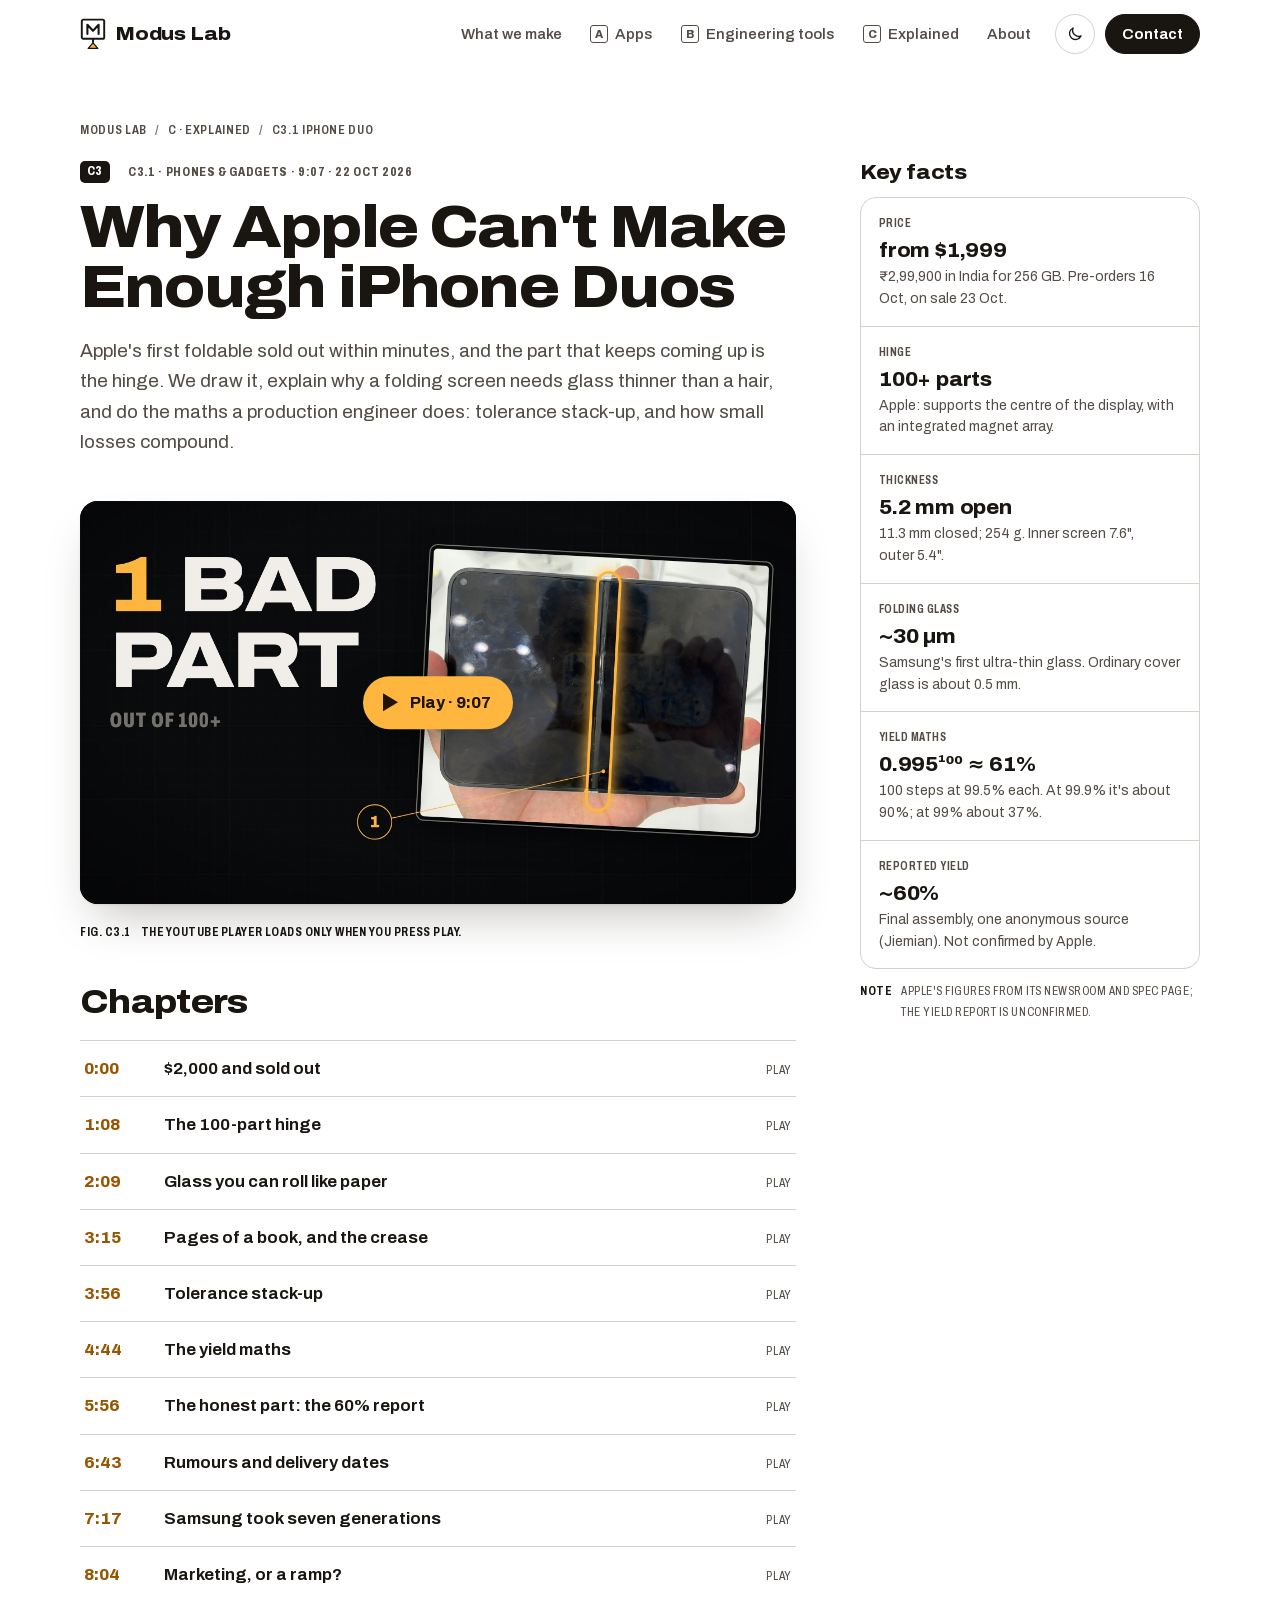
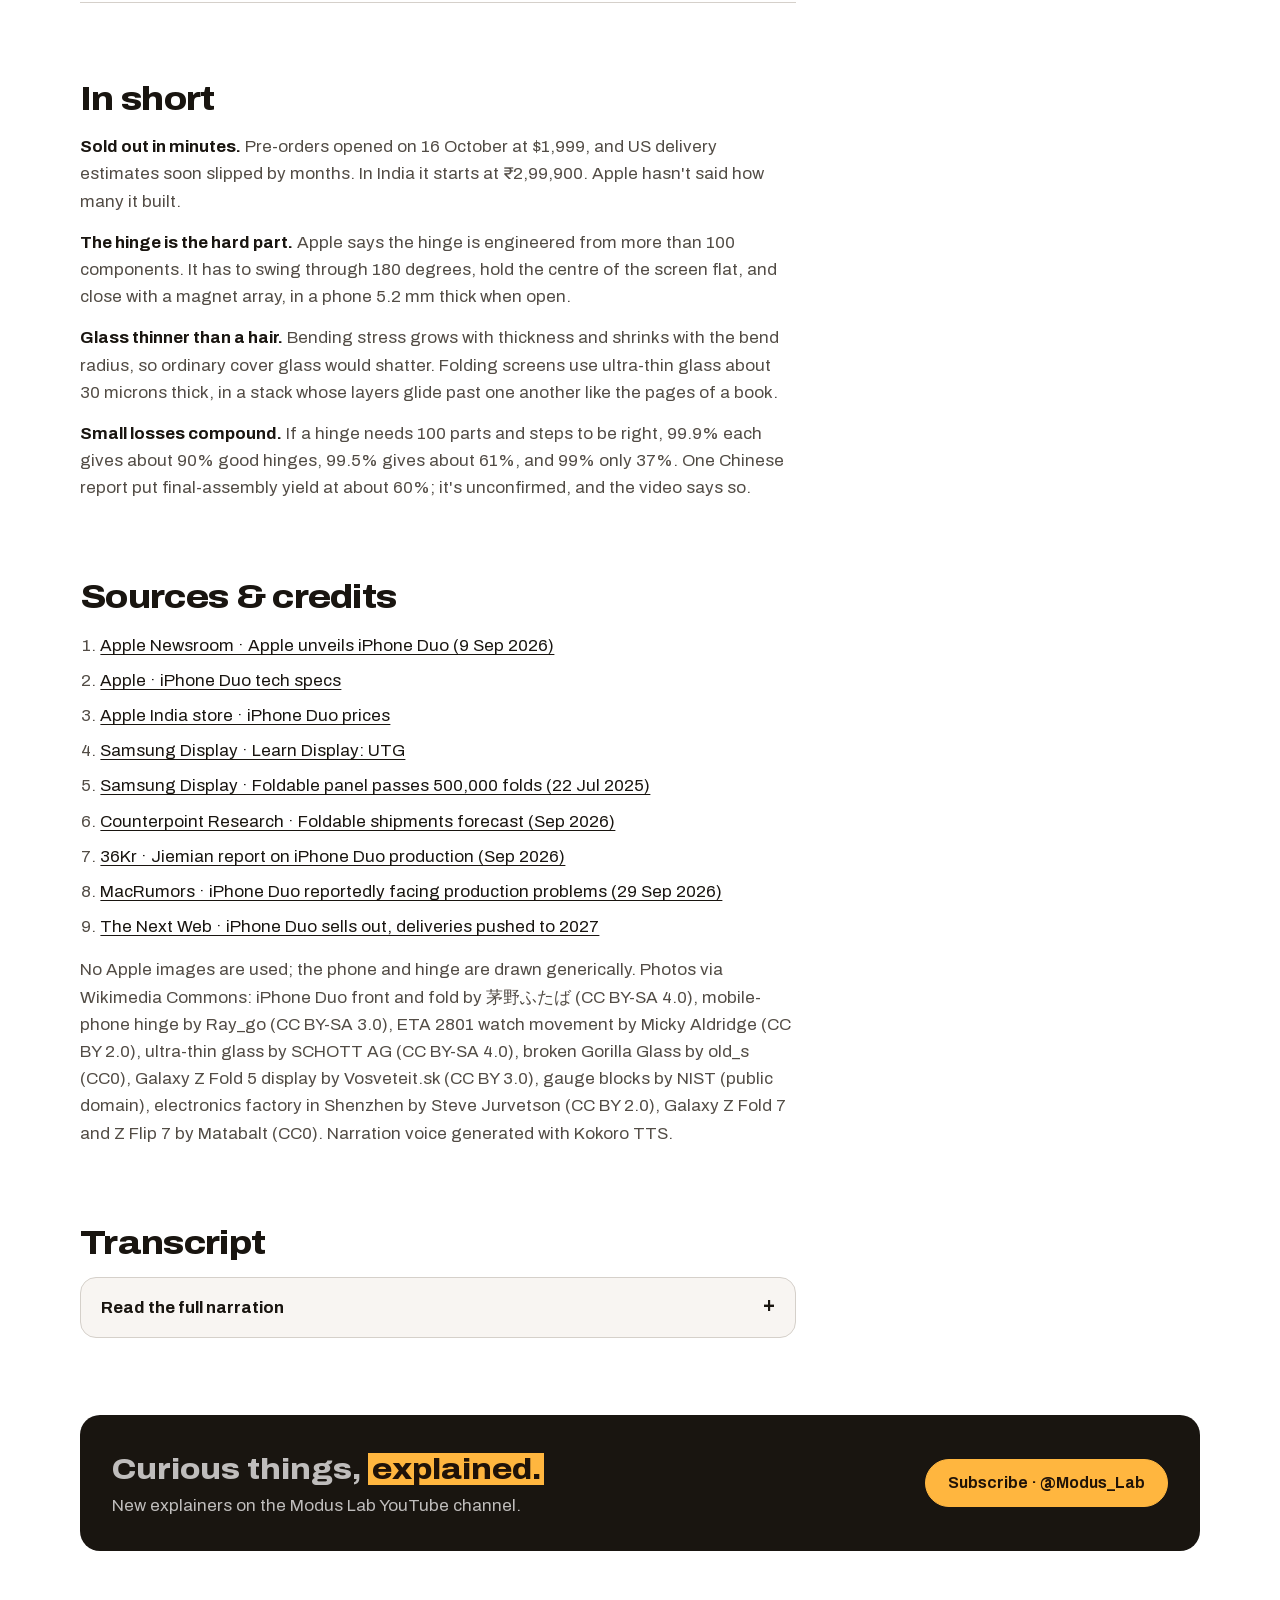
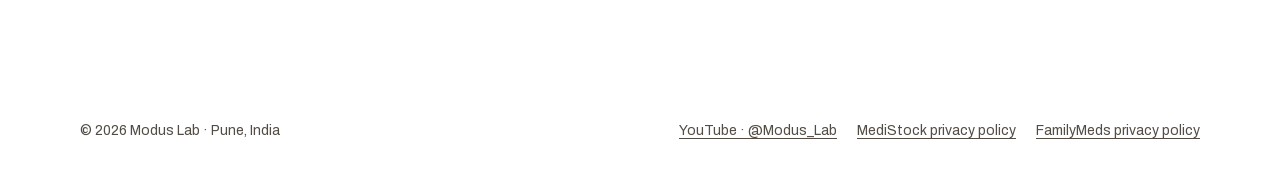
<file: explained/iphone-duo/index.html>
<!doctype html>
<html lang="en-IN">
<head>
<meta charset="utf-8">
<meta name="viewport" content="width=device-width, initial-scale=1, viewport-fit=cover">
<title>iPhone Duo explained: why the hinge is so hard to make · Modus Lab</title>
<meta name="description" content="Apple&#x27;s first foldable sold out in minutes. We draw the 100-part hinge, the glass thinner than a hair, and the yield maths that turns 99.5% per part into about 60% good hinges.">
<link rel="canonical" href="https://moduslab.in/explained/iphone-duo/">
<meta name="theme-color" content="#ffffff" media="(prefers-color-scheme: light)">
<meta name="theme-color" content="#121212" media="(prefers-color-scheme: dark)">
<meta name="color-scheme" content="light dark">

<meta property="og:type" content="website">
<meta property="og:site_name" content="Modus Lab">
<meta property="og:title" content="Why Apple Can&#x27;t Make Enough iPhone Duos · Modus Lab">
<meta property="og:description" content="Apple&#x27;s first foldable sold out in minutes. We draw the 100-part hinge, the glass thinner than a hair, and the yield maths that turns 99.5% per part into about 60% good hinges.">
<meta property="og:url" content="https://moduslab.in/explained/iphone-duo/">
<meta property="og:image" content="https://moduslab.in/assets/img/explained/iphone-duo.jpg">
<meta name="twitter:card" content="summary_large_image">

<link rel="icon" href="/favicon.ico" sizes="48x48">
<link rel="icon" href="/assets/favicon.svg" type="image/svg+xml">
<link rel="icon" href="/assets/img/icon-192.png" type="image/png" sizes="192x192">
<link rel="apple-touch-icon" href="/assets/img/apple-touch-icon.png">

<link rel="preload" href="/assets/fonts/archivo-latin.woff2" as="font" type="font/woff2" crossorigin>
<link rel="stylesheet" href="/assets/styles.css?v=23">

<script>
  try {
    var t = localStorage.getItem('ml-theme');
    if (t === 'light' || t === 'dark') document.documentElement.dataset.theme = t;
  } catch (e) {}
</script>
<script>
  // Before the video's release time (or while it has no YouTube id yet), show "premieres" instead of the player.
  // The class is removed automatically at release, so no second deploy is needed.
  (function () {
    var hasId = true, left = Date.parse('2026-10-22T19:15:00+05:30') - Date.now(), r = document.documentElement;
    if (left > 0 || !hasId) { r.classList.add('pre-release'); if (hasId && left < 864e5) setTimeout(function () { r.classList.remove('pre-release'); }, left); }
  })();
</script>
<script type="application/ld+json">
{
  "@context": "https://schema.org",
  "@type": "VideoObject",
  "name": "Why Apple Can't Make Enough iPhone Duos",
  "description": "Apple's first foldable sold out in minutes. We draw the 100-part hinge, the glass thinner than a hair, and the yield maths that turns 99.5% per part into about 60% good hinges.",
  "thumbnailUrl": "https://moduslab.in/assets/img/explained/iphone-duo.jpg",
  "uploadDate": "2026-10-22T19:15:00+05:30",
  "duration": "PT9M7S",
  "embedUrl": "https://www.youtube-nocookie.com/embed/hXTcaBiYYEA",
  "url": "https://moduslab.in/explained/iphone-duo/",
  "inLanguage": "en",
  "publisher": {
    "@id": "https://moduslab.in/#org",
    "@type": "Organization",
    "name": "Modus Lab",
    "url": "https://moduslab.in/"
  },
  "hasPart": [
    {
      "@type": "Clip",
      "name": "$2,000 and sold out",
      "startOffset": 0,
      "endOffset": 68,
      "url": "https://www.youtube.com/watch?v=hXTcaBiYYEA&t=0s"
    },
    {
      "@type": "Clip",
      "name": "The 100-part hinge",
      "startOffset": 68,
      "endOffset": 129,
      "url": "https://www.youtube.com/watch?v=hXTcaBiYYEA&t=68s"
    },
    {
      "@type": "Clip",
      "name": "Glass you can roll like paper",
      "startOffset": 129,
      "endOffset": 195,
      "url": "https://www.youtube.com/watch?v=hXTcaBiYYEA&t=129s"
    },
    {
      "@type": "Clip",
      "name": "Pages of a book, and the crease",
      "startOffset": 195,
      "endOffset": 236,
      "url": "https://www.youtube.com/watch?v=hXTcaBiYYEA&t=195s"
    },
    {
      "@type": "Clip",
      "name": "Tolerance stack-up",
      "startOffset": 236,
      "endOffset": 284,
      "url": "https://www.youtube.com/watch?v=hXTcaBiYYEA&t=236s"
    },
    {
      "@type": "Clip",
      "name": "The yield maths",
      "startOffset": 284,
      "endOffset": 356,
      "url": "https://www.youtube.com/watch?v=hXTcaBiYYEA&t=284s"
    },
    {
      "@type": "Clip",
      "name": "The honest part: the 60% report",
      "startOffset": 356,
      "endOffset": 403,
      "url": "https://www.youtube.com/watch?v=hXTcaBiYYEA&t=356s"
    },
    {
      "@type": "Clip",
      "name": "Rumours and delivery dates",
      "startOffset": 403,
      "endOffset": 437,
      "url": "https://www.youtube.com/watch?v=hXTcaBiYYEA&t=403s"
    },
    {
      "@type": "Clip",
      "name": "Samsung took seven generations",
      "startOffset": 437,
      "endOffset": 484,
      "url": "https://www.youtube.com/watch?v=hXTcaBiYYEA&t=437s"
    },
    {
      "@type": "Clip",
      "name": "Marketing, or a ramp?",
      "startOffset": 484,
      "endOffset": 547,
      "url": "https://www.youtube.com/watch?v=hXTcaBiYYEA&t=484s"
    }
  ]
}
</script>
<script type="application/ld+json">
{
  "@context": "https://schema.org",
  "@type": "BreadcrumbList",
  "itemListElement": [
    {
      "@type": "ListItem",
      "position": 1,
      "name": "Modus Lab",
      "item": "https://moduslab.in/"
    },
    {
      "@type": "ListItem",
      "position": 2,
      "name": "Explained",
      "item": "https://moduslab.in/explained/"
    },
    {
      "@type": "ListItem",
      "position": 3,
      "name": "iPhone Duo",
      "item": "https://moduslab.in/explained/iphone-duo/"
    }
  ]
}
</script>
</head>

<body>
<a class="skip" href="#main">Skip to content</a>

<header class="masthead">
  <div class="wrap masthead__row">
    <a class="brand" href="/" aria-label="Modus Lab, home">
      <svg class="brand__mark" viewBox="0 0 32 40" aria-hidden="true">
        <rect x="2" y="2" width="28" height="24" rx="2" class="brand__box"/>
        <path d="M9 20V8.5l7 7.5 7-7.5V20" class="brand__m"/>
        <path d="M16 26v5" class="brand__stem"/>
        <path d="M10 38h12l-6-7z" class="brand__datum"/>
      </svg>
      <span class="brand__word">Modus Lab</span>
    </a>
    <nav class="nav" id="site-nav" aria-label="Primary">
      <a href="/#products">What we make</a>
      <a href="/#apps"><span class="navtag">A</span>Apps</a>
      <a href="/#engineering"><span class="navtag">B</span>Engineering tools</a>
      <a href="/explained/" aria-current="page"><span class="navtag">C</span>Explained</a>
      <a href="/#about">About</a>
    </nav>
    <div class="masthead__actions">
      <button class="theme-toggle" type="button" aria-label="Switch to dark theme" data-theme-toggle>
        <svg viewBox="0 0 24 24" aria-hidden="true" class="ico ico--moon"><path d="M20 14.5A8 8 0 0 1 9.5 4a8 8 0 1 0 10.5 10.5Z"/></svg>
        <svg viewBox="0 0 24 24" aria-hidden="true" class="ico ico--sun"><circle cx="12" cy="12" r="4"/><path d="M12 2v2M12 20v2M4.9 4.9l1.4 1.4M17.7 17.7l1.4 1.4M2 12h2M20 12h2M4.9 19.1l1.4-1.4M17.7 6.3l1.4-1.4"/></svg>
      </button>
      <a class="btn btn--small" href="/#contact">Contact</a>
      <button class="menu-toggle" type="button" aria-expanded="false" aria-controls="site-nav" data-menu>
        <span class="menu-toggle__bars" aria-hidden="true"><i></i><i></i></span><span class="menu-toggle__label">Menu</span>
      </button>
    </div>
  </div>
</header>

<main id="main" class="xpage">
  <div class="wrap">
    <nav aria-label="Breadcrumb">
      <ol class="crumbs">
        <li><a href="/">Modus Lab</a></li>
        <li><a href="/explained/">C · Explained</a></li>
        <li><span aria-current="page">C3.1 iPhone Duo</span></li>
      </ol>
    </nav>

    <div class="xpage__body">
      <header class="xpage__head">
      <p class="xcard__no"><span class="catcode">C3</span>C3.1 · Phones &amp; gadgets · 9:07 · 22 Oct 2026<em class="badge badge--beta pre-only">Premieres Thu 22 Oct · 7:15 PM IST</em></p>
      <h1 class="xpage__title">Why Apple Can&#x27;t Make Enough iPhone Duos</h1>
      <p class="xpage__lede">Apple&#x27;s first foldable sold out within minutes, and the part that keeps coming up is the hinge. We draw it, explain why a folding screen needs glass thinner than a hair, and do the maths a production engineer does: tolerance stack-up, and how small losses compound.</p>
    </header>
      <figure class="xpage__video">
          <div class="player" data-yt="hXTcaBiYYEA" data-yt-title="Why Apple Can&#x27;t Make Enough iPhone Duos">
            <a href="https://youtu.be/hXTcaBiYYEA" data-yt-play aria-label="Play the video: Why Apple Can&#x27;t Make Enough iPhone Duos (9 minutes 7 seconds)">
              <img src="/assets/img/explained/iphone-duo.jpg" width="1280" height="720" alt="An open iPhone Duo with its hinge line circled in amber, next to the words 1 bad part, out of 100+.">
              <span class="player__btn">Play · 9:07</span>
            </a>
            <div class="player__soon">
              <span class="player__soon-k">Premieres Thu 22 Oct</span>
              <span class="player__soon-t">7:15 PM IST</span>
              <a class="btn" href="https://www.youtube.com/@Modus_Lab?sub_confirmation=1">Subscribe to get notified</a>
              <span class="player__soon-d">Then press play right here. The write-up below is ready now.</span>
            </div>
          </div>
          <figcaption class="drawing__caption" style="justify-content:flex-start"><span>Fig. C3.1</span> <span class="live-only">The YouTube player loads only when you press play.</span><span class="pre-only">The video premieres Thu 22 Oct, at 7:15 PM IST.</span></figcaption>
        </figure>
      <aside class="xpage__facts" aria-labelledby="facts-title">
        <h2 id="facts-title" class="xsection__title" style="font-size:1.25rem">Key facts</h2>
        <div class="facts" style="margin-top:14px">
          <div class="tb"><span class="tb__k">Price</span><p class="tb__v">from $1,999</p><p class="tb__d">₹2,99,900 in India for 256 GB. Pre-orders 16 Oct, on sale 23 Oct.</p></div>
          <div class="tb"><span class="tb__k">Hinge</span><p class="tb__v">100+ parts</p><p class="tb__d">Apple: supports the centre of the display, with an integrated magnet array.</p></div>
          <div class="tb"><span class="tb__k">Thickness</span><p class="tb__v">5.2 mm open</p><p class="tb__d">11.3 mm closed; 254 g. Inner screen 7.6&quot;, outer 5.4&quot;.</p></div>
          <div class="tb"><span class="tb__k">Folding glass</span><p class="tb__v">~30 µm</p><p class="tb__d">Samsung&#x27;s first ultra-thin glass. Ordinary cover glass is about 0.5 mm.</p></div>
          <div class="tb"><span class="tb__k">Yield maths</span><p class="tb__v">0.995¹⁰⁰ ≈ 61%</p><p class="tb__d">100 steps at 99.5% each. At 99.9% it&#x27;s about 90%; at 99% about 37%.</p></div>
          <div class="tb"><span class="tb__k">Reported yield</span><p class="tb__v">~60%</p><p class="tb__d">Final assembly, one anonymous source (Jiemian). Not confirmed by Apple.</p></div>
        </div>
        <p class="drawing__caption facts__caption" style="justify-content:flex-start"><span>Note</span> Apple&#x27;s figures from its newsroom and spec page; the yield report is unconfirmed.</p>
      </aside>

      <div class="xpage__main">

        <section class="xsection" aria-labelledby="ch-title" style="margin-top:40px">
          <h2 id="ch-title" class="xsection__title">Chapters</h2>
          <ol class="chapters">
        <li><a href="https://youtu.be/hXTcaBiYYEA?t=0" data-yt-start="0"><span class="chapters__t">0:00</span><span class="chapters__name">$2,000 and sold out</span><span class="chapters__go">Play</span></a></li>
        <li><a href="https://youtu.be/hXTcaBiYYEA?t=68" data-yt-start="68"><span class="chapters__t">1:08</span><span class="chapters__name">The 100-part hinge</span><span class="chapters__go">Play</span></a></li>
        <li><a href="https://youtu.be/hXTcaBiYYEA?t=129" data-yt-start="129"><span class="chapters__t">2:09</span><span class="chapters__name">Glass you can roll like paper</span><span class="chapters__go">Play</span></a></li>
        <li><a href="https://youtu.be/hXTcaBiYYEA?t=195" data-yt-start="195"><span class="chapters__t">3:15</span><span class="chapters__name">Pages of a book, and the crease</span><span class="chapters__go">Play</span></a></li>
        <li><a href="https://youtu.be/hXTcaBiYYEA?t=236" data-yt-start="236"><span class="chapters__t">3:56</span><span class="chapters__name">Tolerance stack-up</span><span class="chapters__go">Play</span></a></li>
        <li><a href="https://youtu.be/hXTcaBiYYEA?t=284" data-yt-start="284"><span class="chapters__t">4:44</span><span class="chapters__name">The yield maths</span><span class="chapters__go">Play</span></a></li>
        <li><a href="https://youtu.be/hXTcaBiYYEA?t=356" data-yt-start="356"><span class="chapters__t">5:56</span><span class="chapters__name">The honest part: the 60% report</span><span class="chapters__go">Play</span></a></li>
        <li><a href="https://youtu.be/hXTcaBiYYEA?t=403" data-yt-start="403"><span class="chapters__t">6:43</span><span class="chapters__name">Rumours and delivery dates</span><span class="chapters__go">Play</span></a></li>
        <li><a href="https://youtu.be/hXTcaBiYYEA?t=437" data-yt-start="437"><span class="chapters__t">7:17</span><span class="chapters__name">Samsung took seven generations</span><span class="chapters__go">Play</span></a></li>
        <li><a href="https://youtu.be/hXTcaBiYYEA?t=484" data-yt-start="484"><span class="chapters__t">8:04</span><span class="chapters__name">Marketing, or a ramp?</span><span class="chapters__go">Play</span></a></li>
          </ol>
        </section>

        <section class="xsection" aria-labelledby="sum-title">
          <h2 id="sum-title" class="xsection__title">In short</h2>
          <div class="prose">
            <p><b>Sold out in minutes.</b> Pre-orders opened on 16 October at $1,999, and US delivery estimates soon slipped by months. In India it starts at ₹2,99,900. Apple hasn&#x27;t said how many it built.</p>
            <p><b>The hinge is the hard part.</b> Apple says the hinge is engineered from more than 100 components. It has to swing through 180 degrees, hold the centre of the screen flat, and close with a magnet array, in a phone 5.2 mm thick when open.</p>
            <p><b>Glass thinner than a hair.</b> Bending stress grows with thickness and shrinks with the bend radius, so ordinary cover glass would shatter. Folding screens use ultra-thin glass about 30 microns thick, in a stack whose layers glide past one another like the pages of a book.</p>
            <p><b>Small losses compound.</b> If a hinge needs 100 parts and steps to be right, 99.9% each gives about 90% good hinges, 99.5% gives about 61%, and 99% only 37%. One Chinese report put final-assembly yield at about 60%; it&#x27;s unconfirmed, and the video says so.</p>
          </div>
        </section>

        <section class="xsection" aria-labelledby="src-title">
          <h2 id="src-title" class="xsection__title">Sources &amp; credits</h2>
          <ol class="sources">
            <li><a href="https://www.apple.com/newsroom/2026/09/apple-unveils-iphone-duo/">Apple Newsroom · Apple unveils iPhone Duo (9 Sep 2026)</a></li>
            <li><a href="https://www.apple.com/iphone-duo/specs/">Apple · iPhone Duo tech specs</a></li>
            <li><a href="https://www.apple.com/in/shop/buy-iphone/iphone-duo">Apple India store · iPhone Duo prices</a></li>
            <li><a href="https://global.samsungdisplay.com/30121">Samsung Display · Learn Display: UTG</a></li>
            <li><a href="https://www.samsungdisplay.com/eng/media/news/detail/ssdsNews-250722.jsp">Samsung Display · Foldable panel passes 500,000 folds (22 Jul 2025)</a></li>
            <li><a href="https://counterpointresearch.com/insights/global-foldable-shipments-to-hit-100-million-cumulative-milestone-by-end-of-2026">Counterpoint Research · Foldable shipments forecast (Sep 2026)</a></li>
            <li><a href="https://eu.36kr.com/en/p/3992545491811078">36Kr · Jiemian report on iPhone Duo production (Sep 2026)</a></li>
            <li><a href="https://www.macrumors.com/2026/09/29/iphone-duo-reportedly-facing-production-problems/">MacRumors · iPhone Duo reportedly facing production problems (29 Sep 2026)</a></li>
            <li><a href="https://thenextweb.com/news/iphone-duo-preorders-shipping-january">The Next Web · iPhone Duo sells out, deliveries pushed to 2027</a></li>
          </ol>
          <div class="prose"><p>No Apple images are used; the phone and hinge are drawn generically. Photos via Wikimedia Commons: iPhone Duo front and fold by 茅野ふたば (CC BY-SA 4.0), mobile-phone hinge by Ray_go (CC BY-SA 3.0), ETA 2801 watch movement by Micky Aldridge (CC BY 2.0), ultra-thin glass by SCHOTT AG (CC BY-SA 4.0), broken Gorilla Glass by old_s (CC0), Galaxy Z Fold 5 display by Vosveteit.sk (CC BY 3.0), gauge blocks by NIST (public domain), electronics factory in Shenzhen by Steve Jurvetson (CC BY 2.0), Galaxy Z Fold 7 and Z Flip 7 by Matabalt (CC0). Narration voice generated with Kokoro TTS.</p></div>
        </section>

        <section class="xsection" aria-labelledby="tr-title">
          <h2 id="tr-title" class="xsection__title">Transcript</h2>
          <details class="transcript">
            <summary>Read the full narration</summary>
            <div class="transcript__body">
          <h3>0:00 · $2,000 and sold out</h3>
          <p>Two thousand dollars, and you still can&#x27;t buy one.</p>
          <p>On the sixteenth of October, Apple opened pre-orders for its first foldable phone, the iPhone Duo. Within minutes, launch-day stock was gone. Half an hour later, Apple&#x27;s own US store was quoting the twenty-fifth of January for every colour and every size.</p>
          <p>On eBay, a pre-order for the two-terabyte model, which costs three thousand, one hundred and ninety-nine dollars, was marked sold at five thousand.</p>
          <p>In India, the Duo starts at two lakh, ninety-nine thousand, nine hundred rupees. The two-terabyte model is four lakh, forty-nine thousand, nine hundred.</p>
          <p>So why can&#x27;t the richest phone company on Earth make enough of them?</p>
          <p>Apple hasn&#x27;t said. But it has told us what&#x27;s inside. And there&#x27;s one part that keeps coming up. The hinge.</p>
          <p>So let&#x27;s do what engineers do. Let&#x27;s take it apart.</p>
          <h3>1:08 · The 100-part hinge</h3>
          <p>Apple says the Duo&#x27;s hinge is engineered from more than one hundred components.</p>
          <p>Compare that with the flip phones of twenty years ago. Their hinge was often just a pin, a spring and a barrel. A handful of parts. If it wobbled a bit, nobody cared, because the screen didn&#x27;t bend.</p>
          <p>The Duo&#x27;s hinge has a much harder job. Balloon one: it has to swing two halves of a phone through a hundred and eighty degrees, every time, thousands of times a year. Balloon two: when it&#x27;s open, it has to hold the middle of a seven point six inch screen perfectly flat. Apple says the hinge supports the centre of the display. Balloon three: when it&#x27;s closed, it has to bring the two halves together, with a row of magnets, so they meet cleanly.</p>
          <p>And it has to do all of that inside a phone that&#x27;s five point two millimetres thick when open. That&#x27;s about three coins stacked together.</p>
          <h3>2:09 · Glass you can roll like paper</h3>
          <p>Now look at what it&#x27;s carrying.</p>
          <p>The inner screen is a stack of thin layers. Apple describes a protective polymer on top, high-strength glass above and below the flexible display panel, and a titanium plate at the bottom.</p>
          <p>Here&#x27;s the problem with glass. Bending stress in a sheet goes up with its thickness, and down with the radius of the bend.</p>
          <p>Apple hasn&#x27;t published the bend radius. So let&#x27;s take two millimetres as an example. Bend the glass on a normal phone, about half a millimetre thick, that tightly, and the stress would be close to nine thousand megapascals. No glass survives that.</p>
          <p>Now make the glass thirty micrometres thick. That&#x27;s what Samsung Display used in its first folding glass, thinner than a human hair. The stress drops to about five hundred megapascals. Still high. But chemically strengthened glass can live with it.</p>
          <p>That&#x27;s why folding phones use glass you can roll like paper.</p>
          <h3>3:15 · Pages of a book, and the crease</h3>
          <p>Apple adds one more trick. It says custom adhesives let the layers glide past one another, like the pages of a book. Bend a closed book and the pages slide. Glue them together and the spine cracks. Letting each layer slide means each one only feels the stress of its own thickness.</p>
          <p>But this only works if the hinge puts the screen in exactly the right place. A fraction of a millimetre off, and the crease gets deeper, the screen ripples, or the halves don&#x27;t close flat. Early reviewers were split. Some could barely see the crease. Others could see it at certain angles.</p>
          <h3>3:56 · Tolerance stack-up</h3>
          <p>And that brings us to the real reason this is hard to make. Tolerance.</p>
          <p>No part is made to its exact size. Every part has a small allowed error. Say a hinge has ten parts in a chain, and each one is allowed to be off by one hundredth of a millimetre. In the worst case, all ten errors line up in the same direction. Now the total error is a tenth of a millimetre.</p>
          <p>That&#x27;s called tolerance stack-up. In the real world, the errors usually partly cancel out, and the typical total is closer to three hundredths. But some phones will land near the worst case. And on a folding screen, a tenth of a millimetre is a visible crease or a gap between the halves.</p>
          <h3>4:44 · The yield maths</h3>
          <p>So engineers have two choices. Make every part more precise, which is slower and more expensive. Or measure every finished hinge and throw away the ones that don&#x27;t fit.</p>
          <p>Either way, you lose output. And here&#x27;s where the maths gets brutal.</p>
          <p>Imagine each of the hundred parts, or each step in putting them together, comes out right ninety-nine point nine percent of the time. That sounds excellent. But the whole hinge only works if every one of them is right. So you multiply. Ninety-nine point nine percent, a hundred times over, gives you about ninety percent good hinges.</p>
          <p>Drop each part to ninety-nine point five percent, and you&#x27;re down to about sixty percent.</p>
          <p>At ninety-nine percent, it&#x27;s thirty-seven percent. Nearly two in three hinges fail.</p>
          <p>This is a simplified model. Real factories check parts before they go in, and some faults can be reworked. But it shows why a part with a hundred pieces is so unforgiving. Tiny losses at each step compound.</p>
          <h3>5:56 · The honest part: the 60% report</h3>
          <p>Now, the honest part.</p>
          <p>Here&#x27;s what we know, and what we don&#x27;t.</p>
          <p>In late September, China&#x27;s Jiemian News reported that only slightly more than sixty percent of assembled Duos were passing Apple&#x27;s checks. That figure comes from one anonymous source near Foxconn. Apple hasn&#x27;t confirmed it. And it&#x27;s the yield of the whole finished phone, not just the hinge.</p>
          <p>The same report said the hinge parts and the folding screens had both had low yields, late deliveries and design changes. And it said that, under Apple&#x27;s current standards, the line might need six months to a year to mature. Suppliers were reportedly waiting to hear whether Apple would relax those standards.</p>
          <h3>6:43 · Rumours and delivery dates</h3>
          <p>One tech site went further. Citing Chinese media, it said Apple Store staff blamed the hinge for the short supply. We couldn&#x27;t trace that to a named source, so treat it as a rumour.</p>
          <p>The delivery dates also depend on who you ask. AppleInsider first saw orders slip to late November. Apple&#x27;s own store showed late January soon after. Carriers have quoted earlier dates.</p>
          <p>And Apple has never said how many Duos it built. Most launches, it doesn&#x27;t.</p>
          <h3>7:17 · Samsung took seven generations</h3>
          <p>What is on the record: the research firm Counterpoint forecasts up to six million foldable iPhones shipped this year. That would already make Apple the number two foldable maker, behind Samsung. For comparison, the Jiemian report says a single iPhone Pro model usually ships twenty to thirty million in a full cycle.</p>
          <p>And Samsung shows how long this takes. It has been making folding phones since twenty nineteen. Last year, Samsung Display said its latest folding panel survived five hundred thousand folds in an independent test. That&#x27;s more than ten years of normal use. It took seven generations to get there.</p>
          <p>Apple is on generation one.</p>
          <h3>8:04 · Marketing, or a ramp?</h3>
          <p>So is the shortage marketing? Probably not. A two-thousand-dollar phone that leaves money on the table for three months isn&#x27;t a strategy. It looks more like a factory still learning to build a part with a hundred pieces, where every piece has to be right.</p>
          <p>The good news is that yield problems are usually temporary. The line gets tuned. The parts get more consistent. The losses shrink. That&#x27;s what ramping up means.</p>
          <p>But for now, the most expensive iPhone ever made is limited by its smallest parts.</p>
          <p>So here&#x27;s our question for you. Would you pay three lakh rupees for a first-generation hinge? Or would you wait for version two?</p>
            </div>
          </details>
        </section>
      </div>
    </div>

    <aside class="channel-cta" aria-label="Modus Lab on YouTube">
      <div>
        <p class="channel-cta__title">Curious things, <mark>explained.</mark></p>
        <p>New explainers on the Modus Lab YouTube channel.</p>
      </div>
      <a class="btn" href="https://www.youtube.com/@Modus_Lab?sub_confirmation=1">Subscribe · @Modus_Lab</a>
    </aside>
  </div>
</main>

<footer class="footer">
  <div class="wrap footer__row">
    <p>© <span data-year>2026</span> Modus Lab · Pune, India</p>
    <ul class="footer__links">
      <li><a href="https://www.youtube.com/@Modus_Lab">YouTube · @Modus_Lab</a></li>
      <li><a href="/medistock/privacy-policy.html">MediStock privacy policy</a></li>
      <li><a href="/familymeds/privacy-policy.html">FamilyMeds privacy policy</a></li>
    </ul>
  </div>
</footer>

<script src="/assets/main.js?v=18" defer></script>
</body>
</html>
</file>
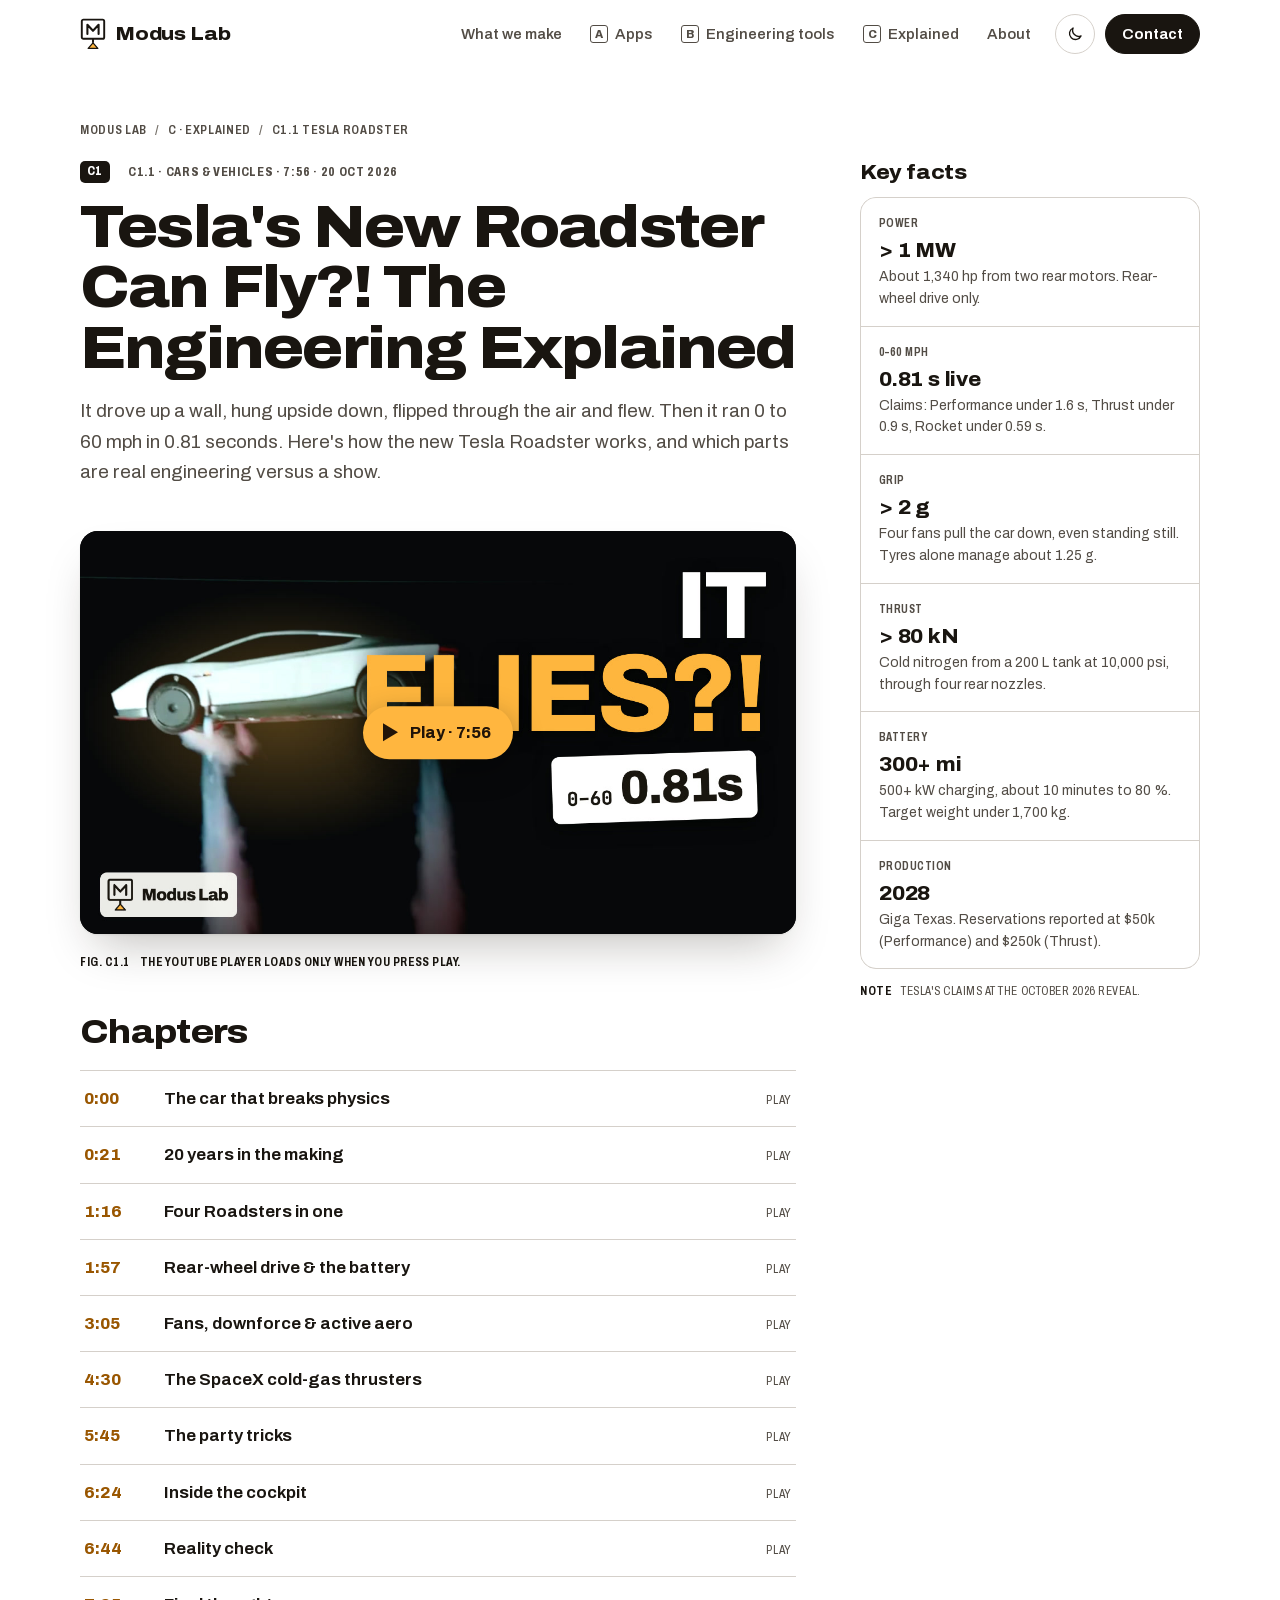
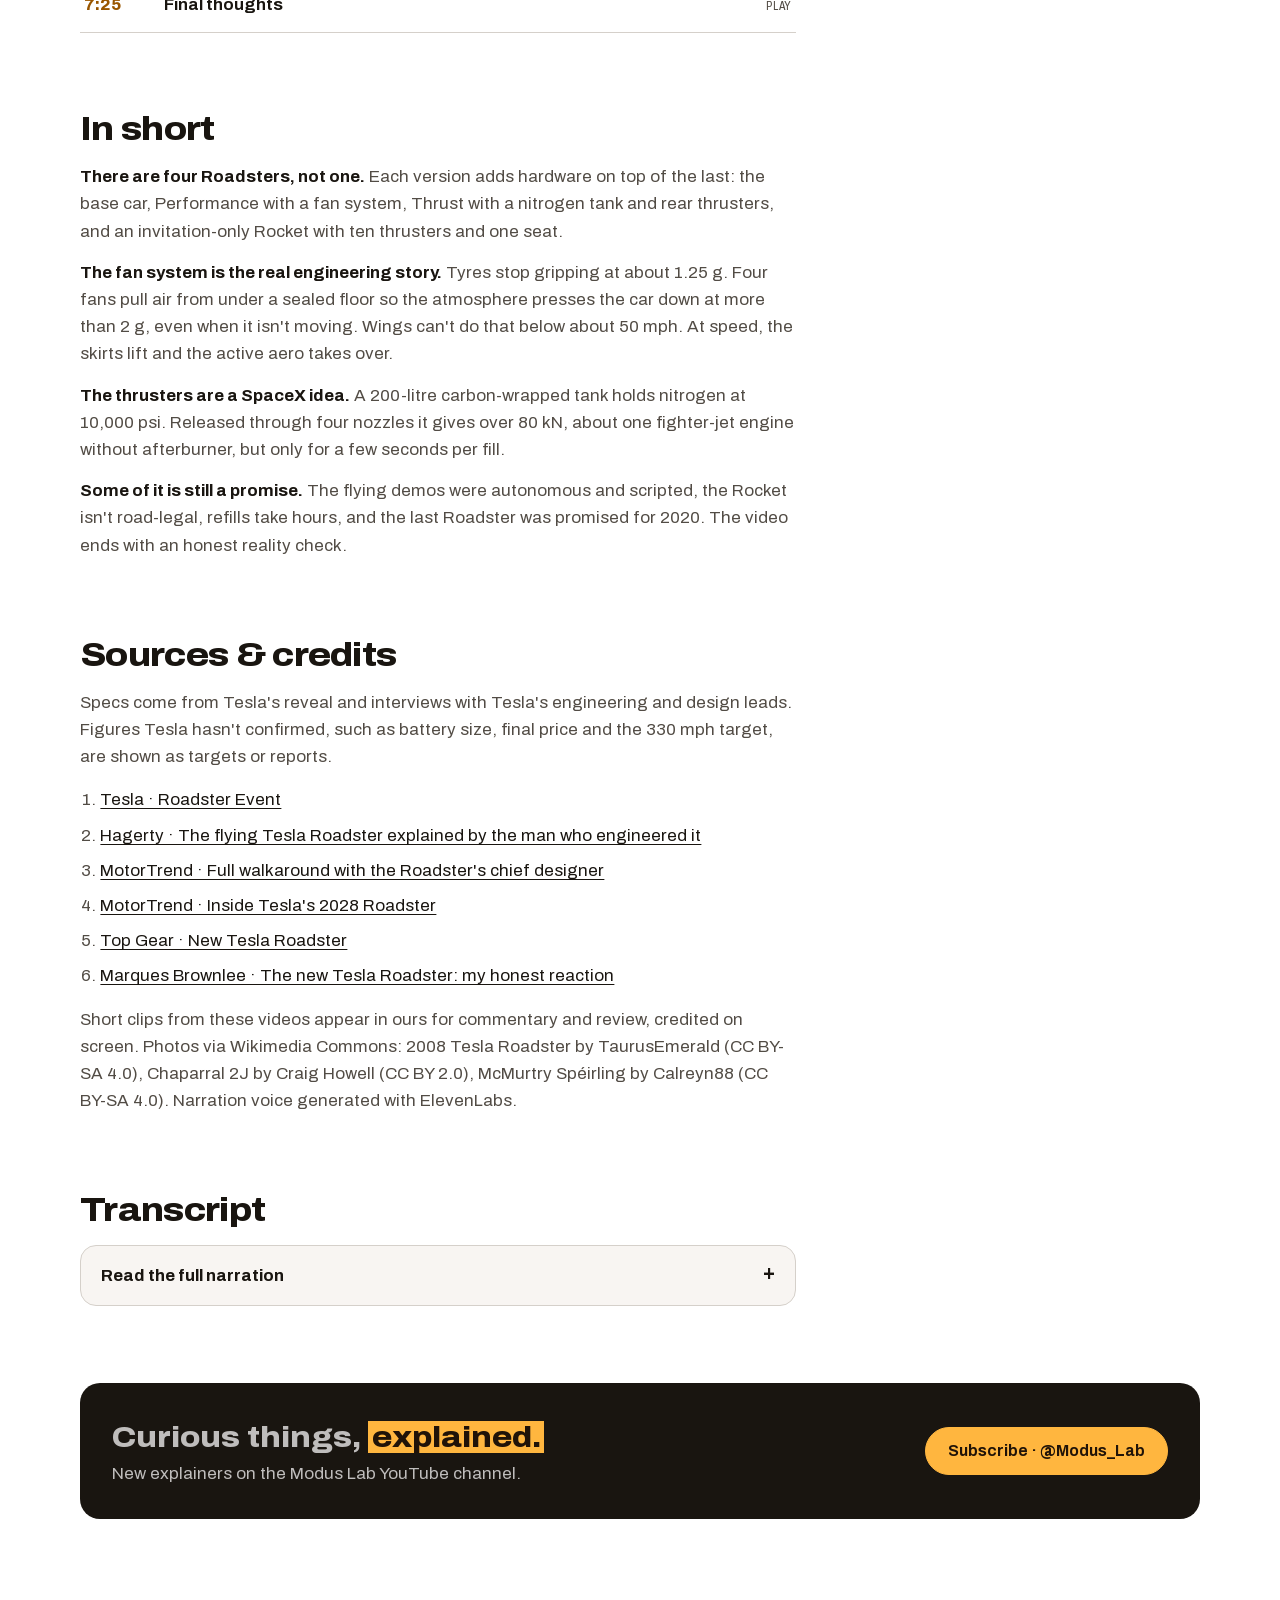
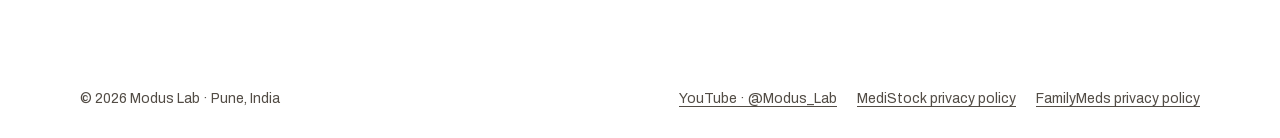
<file: explained/tesla-roadster-2028/index.html>
<!doctype html>
<html lang="en-IN">
<head>
<meta charset="utf-8">
<meta name="viewport" content="width=device-width, initial-scale=1, viewport-fit=cover">
<title>Tesla Roadster explained: fans, thrusters and a flying car · Modus Lab</title>
<meta name="description" content="Fans that suck it onto the road, SpaceX thrusters that fire it to 60 mph in 0.81 seconds, and a version that flies. How the new Tesla Roadster works, and what&#x27;s real.">
<link rel="canonical" href="https://moduslab.in/explained/tesla-roadster-2028/">
<meta name="theme-color" content="#ffffff" media="(prefers-color-scheme: light)">
<meta name="theme-color" content="#121212" media="(prefers-color-scheme: dark)">
<meta name="color-scheme" content="light dark">

<meta property="og:type" content="website">
<meta property="og:site_name" content="Modus Lab">
<meta property="og:title" content="Tesla Roadster explained: fans, thrusters and a flying car · Modus Lab">
<meta property="og:description" content="Fans that suck it onto the road, SpaceX thrusters that fire it to 60 mph in 0.81 seconds, and a version that flies. How the new Tesla Roadster works, and what&#x27;s real.">
<meta property="og:url" content="https://moduslab.in/explained/tesla-roadster-2028/">
<meta property="og:image" content="https://moduslab.in/assets/img/explained/tesla-roadster-2028.jpg">
<meta name="twitter:card" content="summary_large_image">

<link rel="icon" href="/favicon.ico" sizes="48x48">
<link rel="icon" href="/assets/favicon.svg" type="image/svg+xml">
<link rel="icon" href="/assets/img/icon-192.png" type="image/png" sizes="192x192">
<link rel="apple-touch-icon" href="/assets/img/apple-touch-icon.png">

<link rel="preload" href="/assets/fonts/archivo-latin.woff2" as="font" type="font/woff2" crossorigin>
<link rel="stylesheet" href="/assets/styles.css?v=23">

<script>
  try {
    var t = localStorage.getItem('ml-theme');
    if (t === 'light' || t === 'dark') document.documentElement.dataset.theme = t;
  } catch (e) {}
</script>
<script>
  // Before the video's release time, show "premieres today" instead of the player.
  // The class is removed automatically at release, so no second deploy is needed.
  (function () {
    var left = Date.parse('2026-10-20T19:15:00+05:30') - Date.now(), r = document.documentElement;
    if (left > 0) { r.classList.add('pre-release'); if (left < 864e5) setTimeout(function () { r.classList.remove('pre-release'); }, left); }
  })();
</script>
<script type="application/ld+json">
{
  "@context": "https://schema.org",
  "@type": "VideoObject",
  "name": "Tesla's New Roadster Can Fly?! The Engineering Explained",
  "description": "Fans that suck it onto the road, SpaceX thrusters that fire it to 60 mph in 0.81 seconds, and a version that flies. How the new Tesla Roadster works, and what's real.",
  "thumbnailUrl": "https://moduslab.in/assets/img/explained/tesla-roadster-2028.jpg",
  "uploadDate": "2026-10-20T19:15:00+05:30",
  "duration": "PT7M56S",
  "embedUrl": "https://www.youtube-nocookie.com/embed/F_xCwVh9CpM",
  "url": "https://moduslab.in/explained/tesla-roadster-2028/",
  "inLanguage": "en",
  "publisher": {
    "@id": "https://moduslab.in/#org",
    "@type": "Organization",
    "name": "Modus Lab",
    "url": "https://moduslab.in/"
  },
  "hasPart": [
    {
      "@type": "Clip",
      "name": "The car that breaks physics",
      "startOffset": 0,
      "endOffset": 21,
      "url": "https://www.youtube.com/watch?v=F_xCwVh9CpM&t=0s"
    },
    {
      "@type": "Clip",
      "name": "20 years in the making",
      "startOffset": 21,
      "endOffset": 76,
      "url": "https://www.youtube.com/watch?v=F_xCwVh9CpM&t=21s"
    },
    {
      "@type": "Clip",
      "name": "Four Roadsters in one",
      "startOffset": 76,
      "endOffset": 117,
      "url": "https://www.youtube.com/watch?v=F_xCwVh9CpM&t=76s"
    },
    {
      "@type": "Clip",
      "name": "Rear-wheel drive & the battery",
      "startOffset": 117,
      "endOffset": 185,
      "url": "https://www.youtube.com/watch?v=F_xCwVh9CpM&t=117s"
    },
    {
      "@type": "Clip",
      "name": "Fans, downforce & active aero",
      "startOffset": 185,
      "endOffset": 270,
      "url": "https://www.youtube.com/watch?v=F_xCwVh9CpM&t=185s"
    },
    {
      "@type": "Clip",
      "name": "The SpaceX cold-gas thrusters",
      "startOffset": 270,
      "endOffset": 345,
      "url": "https://www.youtube.com/watch?v=F_xCwVh9CpM&t=270s"
    },
    {
      "@type": "Clip",
      "name": "The party tricks",
      "startOffset": 345,
      "endOffset": 384,
      "url": "https://www.youtube.com/watch?v=F_xCwVh9CpM&t=345s"
    },
    {
      "@type": "Clip",
      "name": "Inside the cockpit",
      "startOffset": 384,
      "endOffset": 404,
      "url": "https://www.youtube.com/watch?v=F_xCwVh9CpM&t=384s"
    },
    {
      "@type": "Clip",
      "name": "Reality check",
      "startOffset": 404,
      "endOffset": 445,
      "url": "https://www.youtube.com/watch?v=F_xCwVh9CpM&t=404s"
    },
    {
      "@type": "Clip",
      "name": "Final thoughts",
      "startOffset": 445,
      "endOffset": 476,
      "url": "https://www.youtube.com/watch?v=F_xCwVh9CpM&t=445s"
    }
  ]
}
</script>
<script type="application/ld+json">
{
  "@context": "https://schema.org",
  "@type": "BreadcrumbList",
  "itemListElement": [
    {
      "@type": "ListItem",
      "position": 1,
      "name": "Modus Lab",
      "item": "https://moduslab.in/"
    },
    {
      "@type": "ListItem",
      "position": 2,
      "name": "Explained",
      "item": "https://moduslab.in/explained/"
    },
    {
      "@type": "ListItem",
      "position": 3,
      "name": "Tesla Roadster",
      "item": "https://moduslab.in/explained/tesla-roadster-2028/"
    }
  ]
}
</script>
</head>

<body>
<a class="skip" href="#main">Skip to content</a>

<header class="masthead">
  <div class="wrap masthead__row">
    <a class="brand" href="/" aria-label="Modus Lab, home">
      <svg class="brand__mark" viewBox="0 0 32 40" aria-hidden="true">
        <rect x="2" y="2" width="28" height="24" rx="2" class="brand__box"/>
        <path d="M9 20V8.5l7 7.5 7-7.5V20" class="brand__m"/>
        <path d="M16 26v5" class="brand__stem"/>
        <path d="M10 38h12l-6-7z" class="brand__datum"/>
      </svg>
      <span class="brand__word">Modus Lab</span>
    </a>
    <nav class="nav" id="site-nav" aria-label="Primary">
      <a href="/#products">What we make</a>
      <a href="/#apps"><span class="navtag">A</span>Apps</a>
      <a href="/#engineering"><span class="navtag">B</span>Engineering tools</a>
      <a href="/explained/" aria-current="page"><span class="navtag">C</span>Explained</a>
      <a href="/#about">About</a>
    </nav>
    <div class="masthead__actions">
      <button class="theme-toggle" type="button" aria-label="Switch to dark theme" data-theme-toggle>
        <svg viewBox="0 0 24 24" aria-hidden="true" class="ico ico--moon"><path d="M20 14.5A8 8 0 0 1 9.5 4a8 8 0 1 0 10.5 10.5Z"/></svg>
        <svg viewBox="0 0 24 24" aria-hidden="true" class="ico ico--sun"><circle cx="12" cy="12" r="4"/><path d="M12 2v2M12 20v2M4.9 4.9l1.4 1.4M17.7 17.7l1.4 1.4M2 12h2M20 12h2M4.9 19.1l1.4-1.4M17.7 6.3l1.4-1.4"/></svg>
      </button>
      <a class="btn btn--small" href="/#contact">Contact</a>
      <button class="menu-toggle" type="button" aria-expanded="false" aria-controls="site-nav" data-menu>
        <span class="menu-toggle__bars" aria-hidden="true"><i></i><i></i></span><span class="menu-toggle__label">Menu</span>
      </button>
    </div>
  </div>
</header>

<main id="main" class="xpage">
  <div class="wrap">
    <nav aria-label="Breadcrumb">
      <ol class="crumbs">
        <li><a href="/">Modus Lab</a></li>
        <li><a href="/explained/">C · Explained</a></li>
        <li><span aria-current="page">C1.1 Tesla Roadster</span></li>
      </ol>
    </nav>

    <div class="xpage__body">
      <header class="xpage__head">
      <p class="xcard__no"><span class="catcode">C1</span>C1.1 · Cars &amp; vehicles · 7:56 · 20 Oct 2026<em class="badge badge--beta pre-only">Premieres today · 7:15 PM IST</em></p>
      <h1 class="xpage__title">Tesla&#x27;s New Roadster Can Fly?! The Engineering Explained</h1>
      <p class="xpage__lede">It drove up a wall, hung upside down, flipped through the air and flew. Then it ran 0 to 60 mph in 0.81 seconds. Here's how the new Tesla Roadster works, and which parts are real engineering versus a show.</p>
    </header>
      <figure class="xpage__video">
          <div class="player" data-yt="F_xCwVh9CpM" data-yt-title="Tesla&#x27;s New Roadster Can Fly?! The Engineering Explained">
            <a href="https://youtu.be/F_xCwVh9CpM" data-yt-play aria-label="Play the video: Tesla&#x27;s New Roadster Can Fly?! The Engineering Explained (7 minutes 56 seconds)">
              <img src="/assets/img/explained/tesla-roadster-2028.jpg" width="1280" height="720" alt="The new Tesla Roadster in mid-air on cold-gas thrusters, with the words It flies and 0 to 60 in 0.81 seconds.">
              <span class="player__btn">Play · 7:56</span>
            </a>
            <div class="player__soon">
              <span class="player__soon-k">Premieres today</span>
              <span class="player__soon-t">7:15 PM IST</span>
              <a class="btn" href="https://www.youtube.com/@Modus_Lab?sub_confirmation=1">Subscribe to get notified</a>
              <span class="player__soon-d">Then press play right here. The write-up below is ready now.</span>
            </div>
          </div>
          <figcaption class="drawing__caption" style="justify-content:flex-start"><span>Fig. C1.1</span> <span class="live-only">The YouTube player loads only when you press play.</span><span class="pre-only">The video goes live today, 20 Oct, at 7:15 PM IST.</span></figcaption>
        </figure>
      <aside class="xpage__facts" aria-labelledby="facts-title">
        <h2 id="facts-title" class="xsection__title" style="font-size:1.25rem">Key facts</h2>
        <div class="facts" style="margin-top:14px">
          <div class="tb"><span class="tb__k">Power</span><p class="tb__v">&gt; 1 MW</p><p class="tb__d">About 1,340 hp from two rear motors. Rear-wheel drive only.</p></div>
          <div class="tb"><span class="tb__k">0–60 mph</span><p class="tb__v">0.81 s live</p><p class="tb__d">Claims: Performance under 1.6 s, Thrust under 0.9 s, Rocket under 0.59 s.</p></div>
          <div class="tb"><span class="tb__k">Grip</span><p class="tb__v">&gt; 2 g</p><p class="tb__d">Four fans pull the car down, even standing still. Tyres alone manage about 1.25 g.</p></div>
          <div class="tb"><span class="tb__k">Thrust</span><p class="tb__v">&gt; 80 kN</p><p class="tb__d">Cold nitrogen from a 200 L tank at 10,000 psi, through four rear nozzles.</p></div>
          <div class="tb"><span class="tb__k">Battery</span><p class="tb__v">300+ mi</p><p class="tb__d">500+ kW charging, about 10 minutes to 80 %. Target weight under 1,700 kg.</p></div>
          <div class="tb"><span class="tb__k">Production</span><p class="tb__v">2028</p><p class="tb__d">Giga Texas. Reservations reported at $50k (Performance) and $250k (Thrust).</p></div>
        </div>
        <p class="drawing__caption facts__caption" style="justify-content:flex-start"><span>Note</span> Tesla's claims at the October 2026 reveal.</p>
      </aside>

      <div class="xpage__main">

        <section class="xsection" aria-labelledby="ch-title" style="margin-top:40px">
          <h2 id="ch-title" class="xsection__title">Chapters</h2>
          <ol class="chapters">
        <li><a href="https://youtu.be/F_xCwVh9CpM?t=0" data-yt-start="0"><span class="chapters__t">0:00</span><span class="chapters__name">The car that breaks physics</span><span class="chapters__go">Play</span></a></li>
        <li><a href="https://youtu.be/F_xCwVh9CpM?t=21" data-yt-start="21"><span class="chapters__t">0:21</span><span class="chapters__name">20 years in the making</span><span class="chapters__go">Play</span></a></li>
        <li><a href="https://youtu.be/F_xCwVh9CpM?t=76" data-yt-start="76"><span class="chapters__t">1:16</span><span class="chapters__name">Four Roadsters in one</span><span class="chapters__go">Play</span></a></li>
        <li><a href="https://youtu.be/F_xCwVh9CpM?t=117" data-yt-start="117"><span class="chapters__t">1:57</span><span class="chapters__name">Rear-wheel drive &amp; the battery</span><span class="chapters__go">Play</span></a></li>
        <li><a href="https://youtu.be/F_xCwVh9CpM?t=185" data-yt-start="185"><span class="chapters__t">3:05</span><span class="chapters__name">Fans, downforce &amp; active aero</span><span class="chapters__go">Play</span></a></li>
        <li><a href="https://youtu.be/F_xCwVh9CpM?t=270" data-yt-start="270"><span class="chapters__t">4:30</span><span class="chapters__name">The SpaceX cold-gas thrusters</span><span class="chapters__go">Play</span></a></li>
        <li><a href="https://youtu.be/F_xCwVh9CpM?t=345" data-yt-start="345"><span class="chapters__t">5:45</span><span class="chapters__name">The party tricks</span><span class="chapters__go">Play</span></a></li>
        <li><a href="https://youtu.be/F_xCwVh9CpM?t=384" data-yt-start="384"><span class="chapters__t">6:24</span><span class="chapters__name">Inside the cockpit</span><span class="chapters__go">Play</span></a></li>
        <li><a href="https://youtu.be/F_xCwVh9CpM?t=404" data-yt-start="404"><span class="chapters__t">6:44</span><span class="chapters__name">Reality check</span><span class="chapters__go">Play</span></a></li>
        <li><a href="https://youtu.be/F_xCwVh9CpM?t=445" data-yt-start="445"><span class="chapters__t">7:25</span><span class="chapters__name">Final thoughts</span><span class="chapters__go">Play</span></a></li>
          </ol>
        </section>

        <section class="xsection" aria-labelledby="sum-title">
          <h2 id="sum-title" class="xsection__title">In short</h2>
          <div class="prose">
            <p><b>There are four Roadsters, not one.</b> Each version adds hardware on top of the last: the base car, Performance with a fan system, Thrust with a nitrogen tank and rear thrusters, and an invitation-only Rocket with ten thrusters and one seat.</p>
            <p><b>The fan system is the real engineering story.</b> Tyres stop gripping at about 1.25 g. Four fans pull air from under a sealed floor so the atmosphere presses the car down at more than 2 g, even when it isn't moving. Wings can't do that below about 50 mph. At speed, the skirts lift and the active aero takes over.</p>
            <p><b>The thrusters are a SpaceX idea.</b> A 200-litre carbon-wrapped tank holds nitrogen at 10,000 psi. Released through four nozzles it gives over 80 kN, about one fighter-jet engine without afterburner, but only for a few seconds per fill.</p>
            <p><b>Some of it is still a promise.</b> The flying demos were autonomous and scripted, the Rocket isn't road-legal, refills take hours, and the last Roadster was promised for 2020. The video ends with an honest reality check.</p>
          </div>
        </section>

        <section class="xsection" aria-labelledby="src-title">
          <h2 id="src-title" class="xsection__title">Sources &amp; credits</h2>
          <div class="prose"><p>Specs come from Tesla's reveal and interviews with Tesla's engineering and design leads. Figures Tesla hasn't confirmed, such as battery size, final price and the 330 mph target, are shown as targets or reports.</p></div>
          <ol class="sources">
            <li><a href="https://www.youtube.com/watch?v=qt5p-_tE8d0">Tesla · Roadster Event</a></li>
            <li><a href="https://www.youtube.com/watch?v=22rvpUecLts">Hagerty · The flying Tesla Roadster explained by the man who engineered it</a></li>
            <li><a href="https://www.youtube.com/watch?v=y7oKy09ALfM">MotorTrend · Full walkaround with the Roadster's chief designer</a></li>
            <li><a href="https://www.youtube.com/watch?v=6D5MlPZQFOw">MotorTrend · Inside Tesla's 2028 Roadster</a></li>
            <li><a href="https://www.youtube.com/watch?v=JdkIOhFmbKI">Top Gear · New Tesla Roadster</a></li>
            <li><a href="https://www.youtube.com/watch?v=scwlR0QHGOk">Marques Brownlee · The new Tesla Roadster: my honest reaction</a></li>
          </ol>
          <div class="prose"><p>Short clips from these videos appear in ours for commentary and review, credited on screen. Photos via Wikimedia Commons: 2008 Tesla Roadster by TaurusEmerald (CC BY-SA 4.0), Chaparral 2J by Craig Howell (CC BY 2.0), McMurtry Spéirling by Calreyn88 (CC BY-SA 4.0). Narration voice generated with ElevenLabs.</p></div>
        </section>

        <section class="xsection" aria-labelledby="tr-title">
          <h2 id="tr-title" class="xsection__title">Transcript</h2>
          <details class="transcript">
            <summary>Read the full narration</summary>
            <div class="transcript__body">
          <h3>0:00 · The car that breaks physics</h3>
          <p>Zero to sixty miles an hour. In zero point eight one seconds.</p>
          <p>That was a live run, in front of a crowd, at a rocket test site in Texas. And it wasn&#x27;t even the strangest thing this car did that night.</p>
          <p>It drove up a wall. It hung upside down. And then it flew.</p>
          <h3>0:21 · 20 years in the making</h3>
          <p>To understand this car, go back to two thousand eight. Tesla&#x27;s first product was a Roadster: a Lotus chassis, a lithium-ion battery, and a point to prove. Electric cars didn&#x27;t have to be slow, or dull.</p>
          <p>In twenty seventeen, Tesla promised a sequel: one point nine seconds to sixty, six hundred and twenty miles of range, on sale in twenty twenty. Then it disappeared. Much of its hardware quietly became the Model S Plaid. And one Roadster famously went to space, with a mannequin called Starman at the wheel.</p>
          <p>Nine years later, on October fifteenth, twenty twenty-six, the Roadster finally came back. It was unveiled at SpaceX&#x27;s test site in McGregor, Texas, built jointly by Tesla and SpaceX engineers.</p>
          <p>Tesla calls it two things at once: the last great driver&#x27;s car, and the first great flying car.</p>
          <h3>1:16 · Four Roadsters in one</h3>
          <p>Here&#x27;s what got lost in the spectacle: there isn&#x27;t one new Roadster. There are four, and each one stacks hardware on top of the last.</p>
          <p>The base Roadster is a rear-drive, two-seat electric sports car.</p>
          <p>Performance adds a fan system that sucks the car onto the road: under one point six seconds to sixty.</p>
          <p>Thrust adds a SpaceX-built tank of compressed nitrogen that fires out the back: under zero point nine seconds.</p>
          <p>And Rocket swaps the passenger seat for a second, bigger tank and six extra thrusters: under zero point five nine seconds, invitation only, and not approved for public roads.</p>
          <p>Production is planned for twenty twenty-eight, at Giga Texas.</p>
          <h3>1:57 · Rear-wheel drive &amp; the battery</h3>
          <p>Start with the part every version shares. And the first surprise? It&#x27;s rear-wheel drive only.</p>
          <p>Tesla has built all-wheel-drive monsters for a decade. This time, it chose two motors, both on the rear axle, for feel. There&#x27;s no differential: each motor drives one wheel through its own planetary gearset, so the car can push each rear tyre independently.</p>
          <p>Together they make more than a megawatt, about thirteen hundred and forty horsepower. Each motor is smaller than a Plaid motor, yet the pair out-muscles all three of the Plaid&#x27;s, combined.</p>
          <p>Feeding them is a battery built just for this car. It uses Tesla&#x27;s forty-six eighty cells with a high-power chemistry, aluminium cans instead of steel, and coolant on both sides of every row of cells. The top cover is titanium.</p>
          <p>The goal is power that doesn&#x27;t fade: twenty-five to thirty minutes of flat-out track driving, then roughly ten minutes on a five-hundred-kilowatt charger to get back out.</p>
          <p>Range is just over three hundred miles, half the old promise. That&#x27;s deliberate, because the target weight is under seventeen hundred kilograms. For a car this powerful, that&#x27;s light.</p>
          <h3>3:05 · Fans, downforce &amp; active aero</h3>
          <p>Here&#x27;s the problem with a megawatt: tyres. Even the best rubber gives you about one and a quarter g of grip. Push harder, and you just spin.</p>
          <p>Wings help, but only once you&#x27;re moving fast. Below about fifty miles an hour, they do almost nothing.</p>
          <p>So Tesla built a vacuum cleaner. Four fans in the rear diffuser are adapted from the car&#x27;s own heat-pump compressor motor. Skirts drop down around a floor area about the size of the battery pack, and the fans pull the air out from underneath. The atmosphere does the rest, pressing the car into the road with more than two g of force, even when it&#x27;s standing still.</p>
          <p>Two g is the magic number: one g cancels gravity, and the second holds you on. On paper, that&#x27;s enough to drive upside down.</p>
          <p>At high speed, the system changes role. The front and rear skirts lift and air rushes under the floor, while the active aero takes over. Wings hidden behind the nose pivot up to eighty degrees, and panels you&#x27;d swear were fixed pop out as barge boards. At the back, a two-tier wing switches between airbrake and low drag. It&#x27;s moved by actuators borrowed from Tesla&#x27;s Optimus humanoid robot: the ankle joints, with a brake added.</p>
          <p>Fan cars aren&#x27;t new. Chaparral raced one in nineteen seventy, and the McMurtry Spéirling has already driven upside down. But nobody has put one in a production road car.</p>
          <h3>4:30 · The SpaceX cold-gas thrusters</h3>
          <p>Now, the part nobody else could build.</p>
          <p>On the Thrust version, the trunk is filled by a carbon-overwrapped pressure vessel: the same kind of tank SpaceX flies. It&#x27;s two hundred litres of nitrogen, at ten thousand P-S-I, sitting right behind your head.</p>
          <p>Nitrogen, because Tesla didn&#x27;t want to burn fuel. These are cold-gas thrusters, the same principle satellites use to nudge themselves around in orbit. Open the valve, and the gas leaves four nozzles faster than sound. You can see the shock diamonds. That&#x27;s over eighty kilonewtons of thrust, about the same as a fighter-jet engine without afterburner.</p>
          <p>The left and right sides are controlled separately. If one side flowed even ten percent more than the other, the car would spin, so the computer balances them constantly.</p>
          <p>The catch? It&#x27;s a single shot, of roughly three to five seconds. Then the tank is empty, and refilling takes hours today. Tesla&#x27;s target is about thirty minutes.</p>
          <p>The Rocket version goes further. It adds a four-hundred-litre tank where the passenger would sit, for six hundred litres in total. It also adds six more nozzles: four pointing at the ground behind the wheels, and two at the nose for steering. That&#x27;s not for going faster. It&#x27;s for leaving the ground.</p>
          <h3>5:45 · The party tricks</h3>
          <p>Which brings us to the show.</p>
          <p>First, the car drove up a curved wall until it was hanging completely upside down, held there by nothing but its fans.</p>
          <p>Then it launched off the top, rolled through the air in what Tesla called a kickflip, and landed on its wheels.</p>
          <p>Then came free flight: a Roadster hovering on columns of cold nitrogen, with a Starman dummy riding along.</p>
          <p>And to finish, a live sprint: zero to sixty, in zero point eight one seconds.</p>
          <p>And Tesla says it isn&#x27;t done. On stage, Musk floated a rocket-car jump in the spirit of Evel Knievel&#x27;s Snake River Canyon attempt, and set the team a target of half the speed of sound.</p>
          <h3>6:24 · Inside the cockpit</h3>
          <p>Inside, everything is about weight and focus. The seats are moulded into the chassis, so the pedals move to fit you instead.</p>
          <p>There&#x27;s a steer-by-wire yoke that never needs more than a half turn either way. Headlights pop down, not up. The roof panels lift out. And the glass carries a gold tint, borrowed from an astronaut&#x27;s visor.</p>
          <h3>6:44 · Reality check</h3>
          <p>Now, the honest part.</p>
          <p>The flying demos were autonomous and pre-scripted. The Rocket version is invitation only, and not road-legal. Thrust can&#x27;t be fired on public roads. And nobody has yet explained how a ten-thousand-P-S-I tank next to the driver behaves in a serious crash.</p>
          <p>There&#x27;s also history. The last Roadster was promised for twenty twenty, and never arrived. Reservations reportedly start at fifty thousand dollars for Performance, and two hundred and fifty thousand for Thrust, and the final price hasn&#x27;t been announced.</p>
          <p>But the core idea, fans that give you grip tyres can&#x27;t, is real engineering, with a real benefit on track.</p>
          <h3>7:25 · Final thoughts</h3>
          <p>Twenty years ago, the first Roadster proved electric cars could be fun. This one is trying to prove something stranger: that a car can still surprise us.</p>
          <p>Is it the last great driver&#x27;s car, or the most expensive party trick ever built? Let me know which version you&#x27;d pick.</p>
            </div>
          </details>
        </section>
      </div>
    </div>

    <aside class="channel-cta" aria-label="Modus Lab on YouTube">
      <div>
        <p class="channel-cta__title">Curious things, <mark>explained.</mark></p>
        <p>New explainers on the Modus Lab YouTube channel.</p>
      </div>
      <a class="btn" href="https://www.youtube.com/@Modus_Lab?sub_confirmation=1">Subscribe · @Modus_Lab</a>
    </aside>
  </div>
</main>

<footer class="footer">
  <div class="wrap footer__row">
    <p>© <span data-year>2026</span> Modus Lab · Pune, India</p>
    <ul class="footer__links">
      <li><a href="https://www.youtube.com/@Modus_Lab">YouTube · @Modus_Lab</a></li>
      <li><a href="/medistock/privacy-policy.html">MediStock privacy policy</a></li>
      <li><a href="/familymeds/privacy-policy.html">FamilyMeds privacy policy</a></li>
    </ul>
  </div>
</footer>

<script src="/assets/main.js?v=18" defer></script>
</body>
</html>
</file>
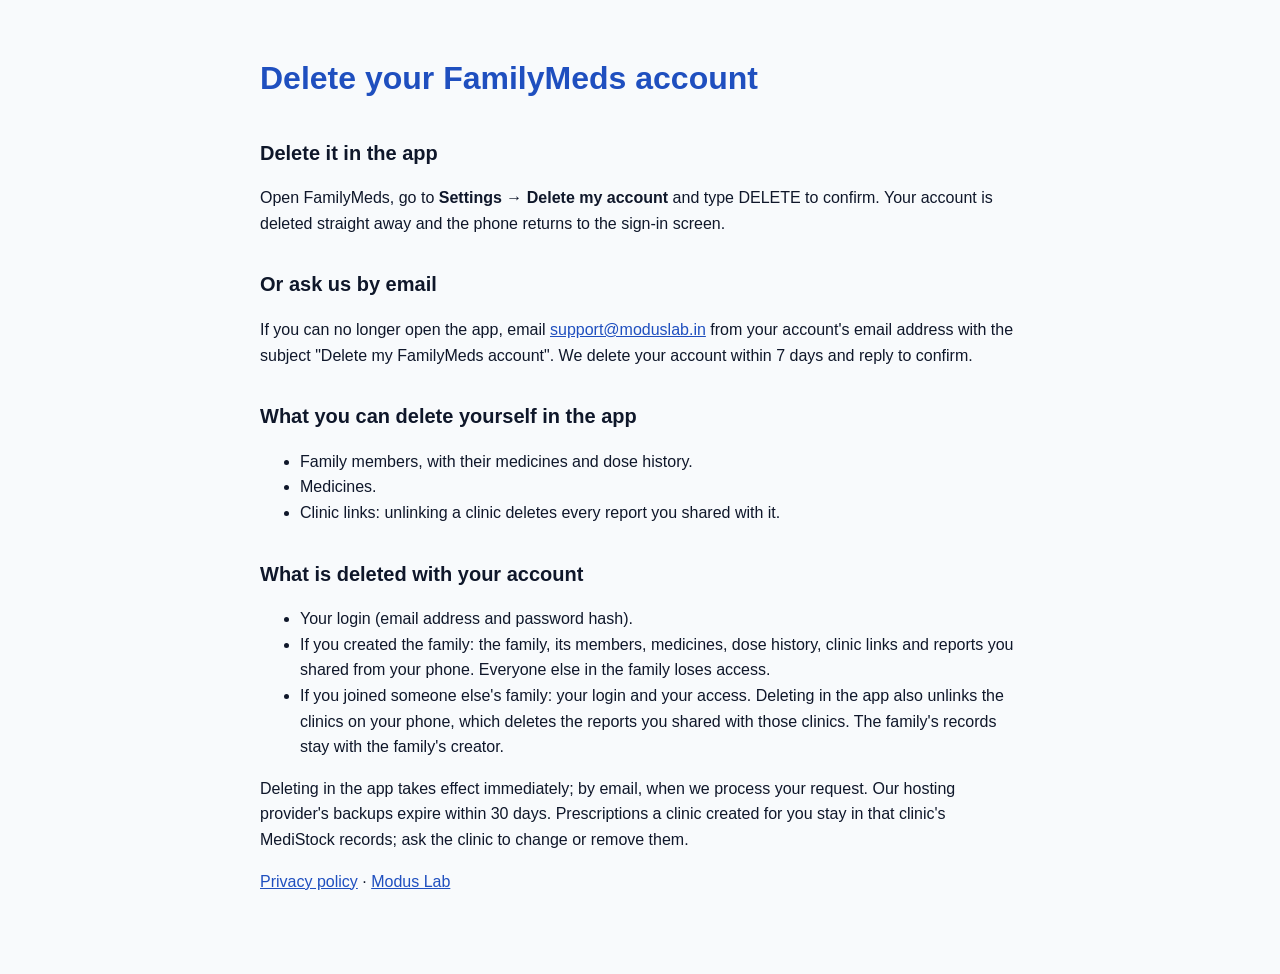
<file: familymeds/delete-account.html>
<!doctype html>
<html lang="en">
<head>
<meta charset="utf-8" />
<meta name="viewport" content="width=device-width, initial-scale=1" />
<title>FamilyMeds – Delete your account</title>
<style>body{margin:0;background:#f8fafc;color:#0f172a;font:16px/1.6 -apple-system,Segoe UI,Roboto,Arial,sans-serif}main{max-width:760px;margin:0 auto;padding:32px 16px 64px}h1{color:#1F4FBF;margin-bottom:4px}h2{margin-top:32px;font-size:20px}.muted{color:#475569}a{color:#1F4FBF}</style>
</head>
<body><main>
<h1>Delete your FamilyMeds account</h1>
<h2>Delete it in the app</h2>
<p>Open FamilyMeds, go to <strong>Settings → Delete my account</strong> and type DELETE to confirm. Your account is deleted straight away and the phone returns to the sign-in screen.</p>
<h2>Or ask us by email</h2>
<p>If you can no longer open the app, email <a href="mailto:support@moduslab.in?subject=Delete%20my%20FamilyMeds%20account">support@moduslab.in</a> from your account's email address with the subject "Delete my FamilyMeds account". We delete your account within 7 days and reply to confirm.</p>
<h2>What you can delete yourself in the app</h2>
<ul><li>Family members, with their medicines and dose history.</li><li>Medicines.</li><li>Clinic links: unlinking a clinic deletes every report you shared with it.</li></ul>
<h2>What is deleted with your account</h2>
<ul><li>Your login (email address and password hash).</li><li>If you created the family: the family, its members, medicines, dose history, clinic links and reports you shared from your phone. Everyone else in the family loses access.</li><li>If you joined someone else's family: your login and your access. Deleting in the app also unlinks the clinics on your phone, which deletes the reports you shared with those clinics. The family's records stay with the family's creator.</li></ul>
<p>Deleting in the app takes effect immediately; by email, when we process your request. Our hosting provider's backups expire within 30 days. Prescriptions a clinic created for you stay in that clinic's MediStock records; ask the clinic to change or remove them.</p>
<p><a href="privacy-policy.html">Privacy policy</a> · <a href="/">Modus Lab</a></p>
</main></body></html>
</file>
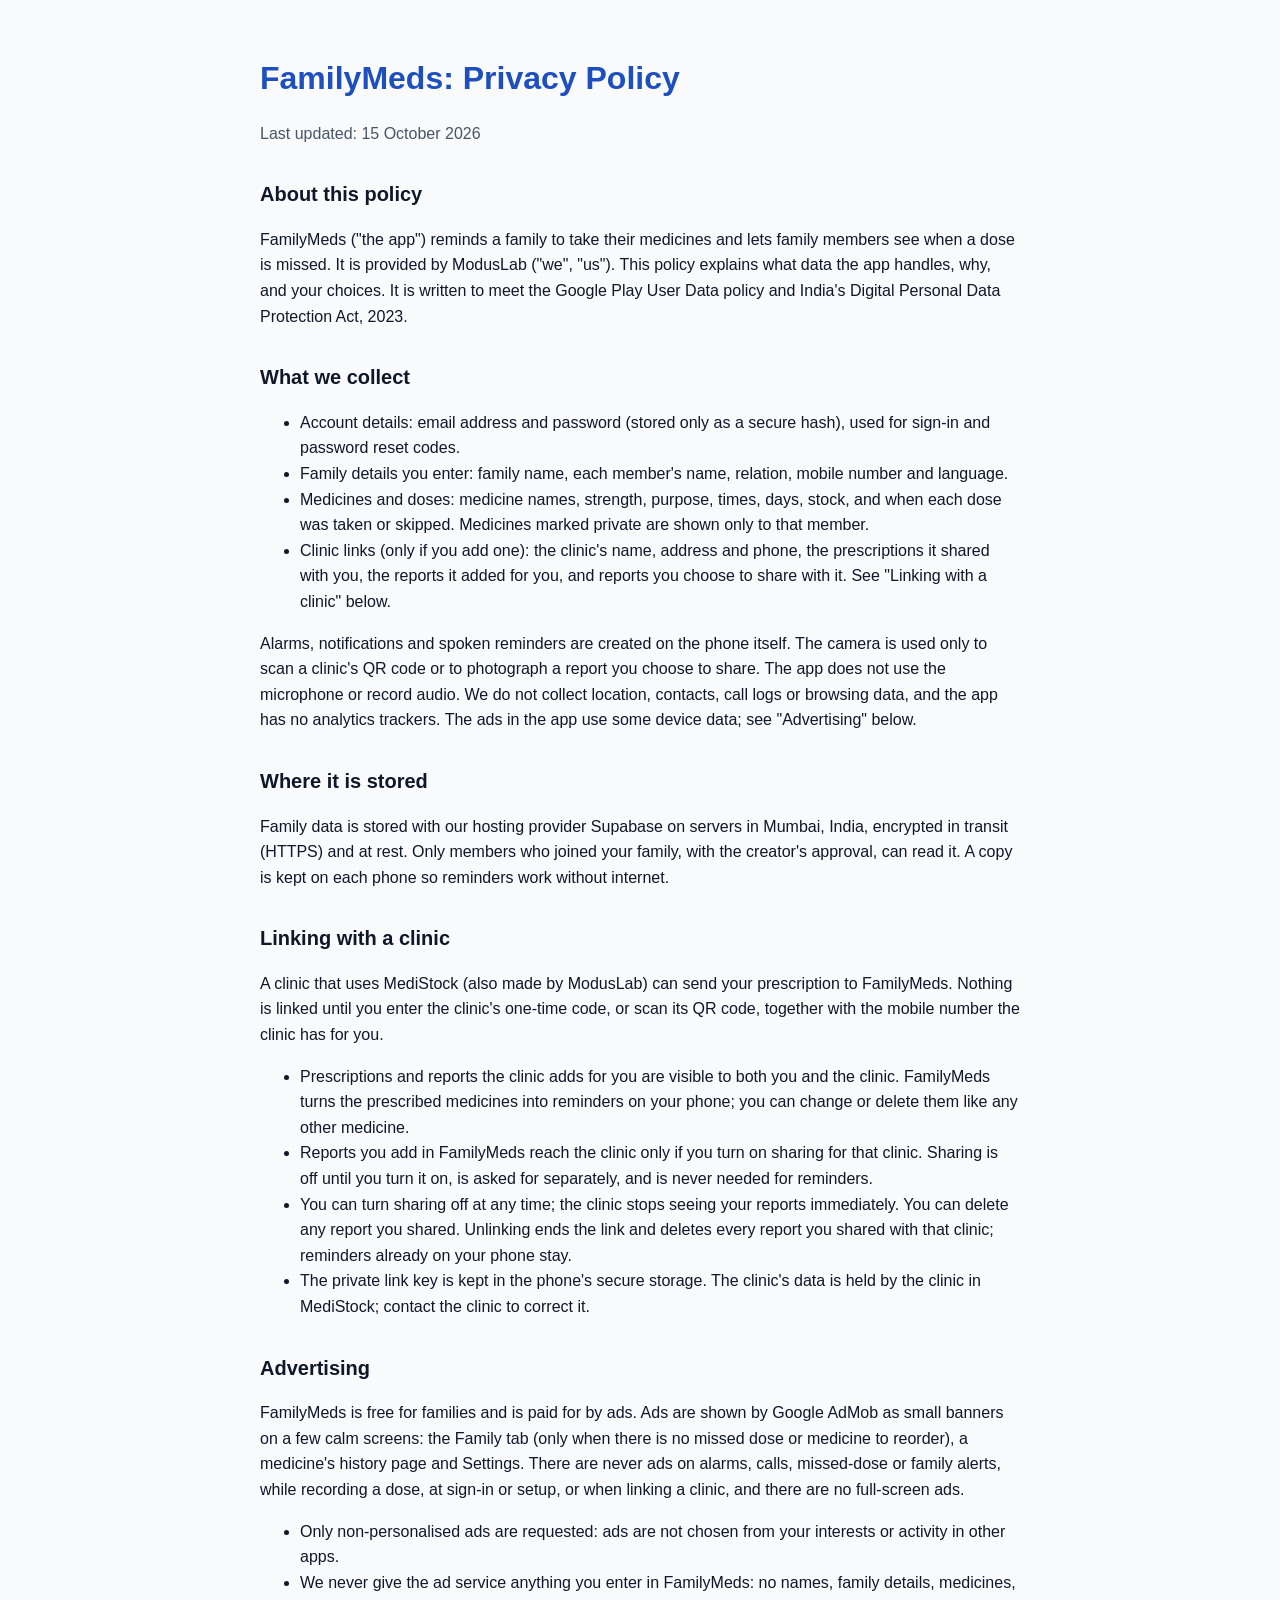
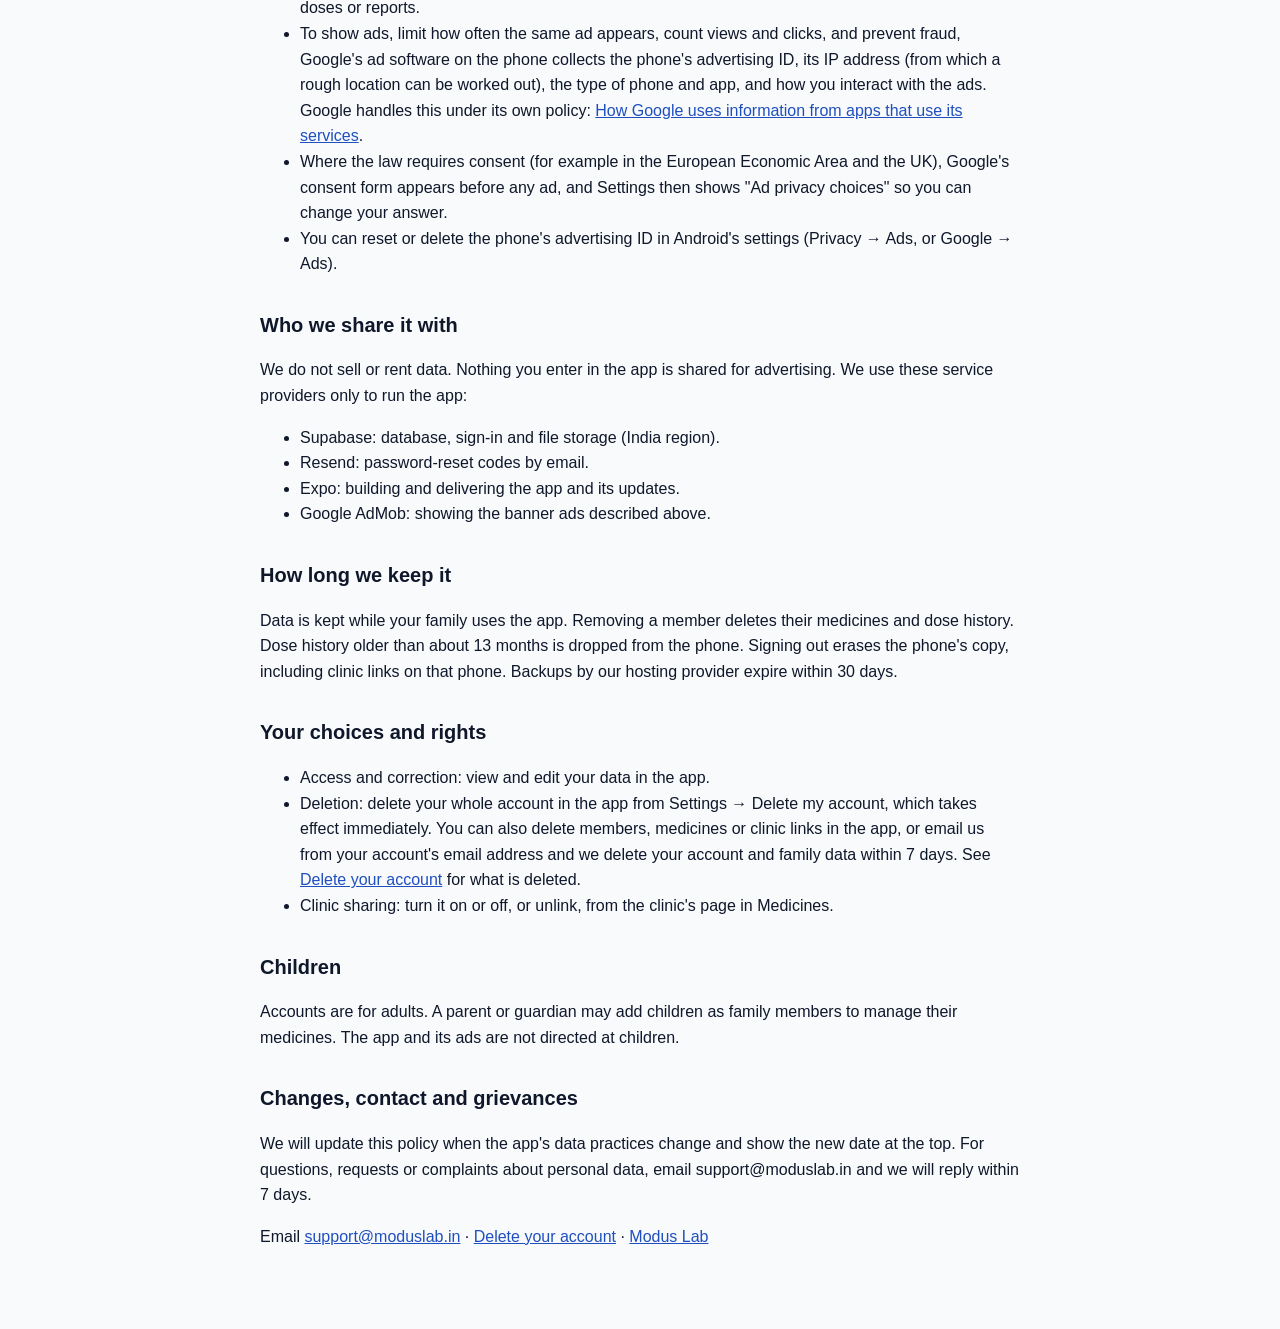
<file: familymeds/privacy-policy.html>
<!doctype html>
<html lang="en">
<head>
<meta charset="utf-8" />
<meta name="viewport" content="width=device-width, initial-scale=1" />
<title>FamilyMeds – Privacy Policy</title>
<style>body{margin:0;background:#f8fafc;color:#0f172a;font:16px/1.6 -apple-system,Segoe UI,Roboto,Arial,sans-serif}main{max-width:760px;margin:0 auto;padding:32px 16px 64px}h1{color:#1F4FBF;margin-bottom:4px}h2{margin-top:32px;font-size:20px}.muted{color:#475569}a{color:#1F4FBF}</style>
</head>
<body><main>
<h1>FamilyMeds: Privacy Policy</h1>
<p class="muted">Last updated: 15 October 2026</p>
<h2>About this policy</h2>
<p>FamilyMeds ("the app") reminds a family to take their medicines and lets family members see when a dose is missed. It is provided by ModusLab ("we", "us"). This policy explains what data the app handles, why, and your choices. It is written to meet the Google Play User Data policy and India's Digital Personal Data Protection Act, 2023.</p>
<h2>What we collect</h2>
<ul>
<li>Account details: email address and password (stored only as a secure hash), used for sign-in and password reset codes.</li>
<li>Family details you enter: family name, each member's name, relation, mobile number and language.</li>
<li>Medicines and doses: medicine names, strength, purpose, times, days, stock, and when each dose was taken or skipped. Medicines marked private are shown only to that member.</li>
<li>Clinic links (only if you add one): the clinic's name, address and phone, the prescriptions it shared with you, the reports it added for you, and reports you choose to share with it. See "Linking with a clinic" below.</li>
</ul>
<p>Alarms, notifications and spoken reminders are created on the phone itself. The camera is used only to scan a clinic's QR code or to photograph a report you choose to share. The app does not use the microphone or record audio. We do not collect location, contacts, call logs or browsing data, and the app has no analytics trackers. The ads in the app use some device data; see "Advertising" below.</p>
<h2>Where it is stored</h2>
<p>Family data is stored with our hosting provider Supabase on servers in Mumbai, India, encrypted in transit (HTTPS) and at rest. Only members who joined your family, with the creator's approval, can read it. A copy is kept on each phone so reminders work without internet.</p>
<h2>Linking with a clinic</h2>
<p>A clinic that uses MediStock (also made by ModusLab) can send your prescription to FamilyMeds. Nothing is linked until you enter the clinic's one-time code, or scan its QR code, together with the mobile number the clinic has for you.</p>
<ul>
<li>Prescriptions and reports the clinic adds for you are visible to both you and the clinic. FamilyMeds turns the prescribed medicines into reminders on your phone; you can change or delete them like any other medicine.</li>
<li>Reports you add in FamilyMeds reach the clinic only if you turn on sharing for that clinic. Sharing is off until you turn it on, is asked for separately, and is never needed for reminders.</li>
<li>You can turn sharing off at any time; the clinic stops seeing your reports immediately. You can delete any report you shared. Unlinking ends the link and deletes every report you shared with that clinic; reminders already on your phone stay.</li>
<li>The private link key is kept in the phone's secure storage. The clinic's data is held by the clinic in MediStock; contact the clinic to correct it.</li>
</ul>
<h2>Advertising</h2>
<p>FamilyMeds is free for families and is paid for by ads. Ads are shown by Google AdMob as small banners on a few calm screens: the Family tab (only when there is no missed dose or medicine to reorder), a medicine's history page and Settings. There are never ads on alarms, calls, missed-dose or family alerts, while recording a dose, at sign-in or setup, or when linking a clinic, and there are no full-screen ads.</p>
<ul>
<li>Only non-personalised ads are requested: ads are not chosen from your interests or activity in other apps.</li>
<li>We never give the ad service anything you enter in FamilyMeds: no names, family details, medicines, doses or reports.</li>
<li>To show ads, limit how often the same ad appears, count views and clicks, and prevent fraud, Google's ad software on the phone collects the phone's advertising ID, its IP address (from which a rough location can be worked out), the type of phone and app, and how you interact with the ads. Google handles this under its own policy: <a href="https://policies.google.com/technologies/partner-sites">How Google uses information from apps that use its services</a>.</li>
<li>Where the law requires consent (for example in the European Economic Area and the UK), Google's consent form appears before any ad, and Settings then shows "Ad privacy choices" so you can change your answer.</li>
<li>You can reset or delete the phone's advertising ID in Android's settings (Privacy → Ads, or Google → Ads).</li>
</ul>
<h2>Who we share it with</h2>
<p>We do not sell or rent data. Nothing you enter in the app is shared for advertising. We use these service providers only to run the app:</p>
<ul>
<li>Supabase: database, sign-in and file storage (India region).</li>
<li>Resend: password-reset codes by email.</li>
<li>Expo: building and delivering the app and its updates.</li>
<li>Google AdMob: showing the banner ads described above.</li>
</ul>
<h2>How long we keep it</h2>
<p>Data is kept while your family uses the app. Removing a member deletes their medicines and dose history. Dose history older than about 13 months is dropped from the phone. Signing out erases the phone's copy, including clinic links on that phone. Backups by our hosting provider expire within 30 days.</p>
<h2>Your choices and rights</h2>
<ul>
<li>Access and correction: view and edit your data in the app.</li>
<li>Deletion: delete your whole account in the app from Settings → Delete my account, which takes effect immediately. You can also delete members, medicines or clinic links in the app, or email us from your account's email address and we delete your account and family data within 7 days. See <a href="delete-account.html">Delete your account</a> for what is deleted.</li>
<li>Clinic sharing: turn it on or off, or unlink, from the clinic's page in Medicines.</li>
</ul>
<h2>Children</h2>
<p>Accounts are for adults. A parent or guardian may add children as family members to manage their medicines. The app and its ads are not directed at children.</p>
<h2>Changes, contact and grievances</h2>
<p>We will update this policy when the app's data practices change and show the new date at the top. For questions, requests or complaints about personal data, email support@moduslab.in and we will reply within 7 days.</p>
<p>Email <a href="mailto:support@moduslab.in">support@moduslab.in</a> · <a href="delete-account.html">Delete your account</a> · <a href="/">Modus Lab</a></p>
</main></body></html>
</file>
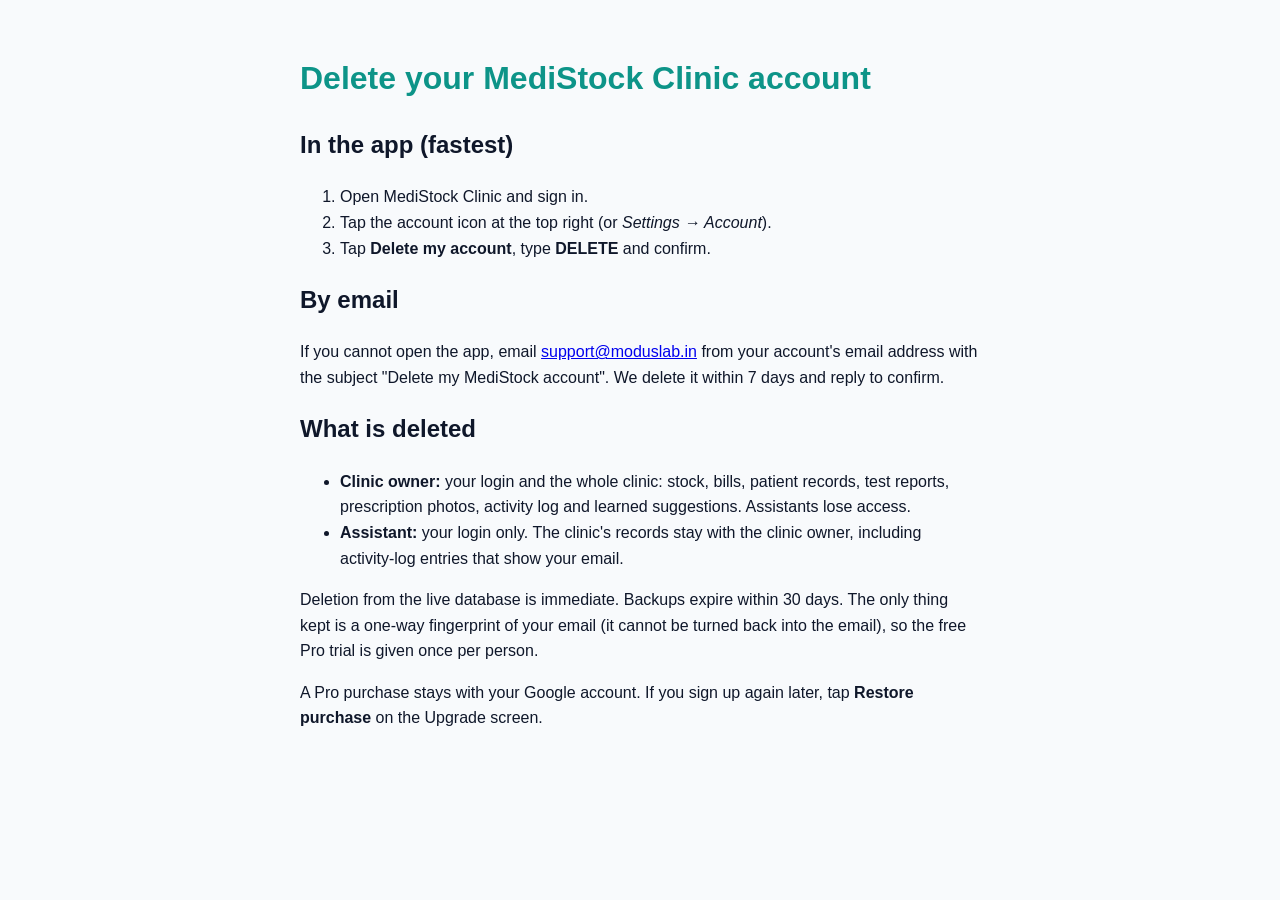
<file: medistock/delete-account.html>
<!doctype html>
<html lang="en">
<head>
<meta charset="utf-8" />
<meta name="viewport" content="width=device-width, initial-scale=1" />
<title>MediStock Clinic – Delete your account</title>
<style>
  body { margin:0; background:#f8fafc; color:#0f172a; font:16px/1.6 -apple-system, Segoe UI, Roboto, Arial, sans-serif; }
  main { max-width:680px; margin:0 auto; padding:32px 16px 64px; } h1 { color:#0d9488; }
</style>
</head>
<body><main>
<h1>Delete your MediStock Clinic account</h1>
<h2>In the app (fastest)</h2>
<ol>
<li>Open MediStock Clinic and sign in.</li>
<li>Tap the account icon at the top right (or <i>Settings → Account</i>).</li>
<li>Tap <b>Delete my account</b>, type <b>DELETE</b> and confirm.</li>
</ol>
<h2>By email</h2>
<p>If you cannot open the app, email <a href="mailto:support@moduslab.in?subject=Delete%20my%20MediStock%20account">support@moduslab.in</a> from your account's email address with the subject "Delete my MediStock account". We delete it within 7 days and reply to confirm.</p>
<h2>What is deleted</h2>
<ul>
<li><b>Clinic owner:</b> your login and the whole clinic: stock, bills, patient records, test reports, prescription photos, activity log and learned suggestions. Assistants lose access.</li>
<li><b>Assistant:</b> your login only. The clinic's records stay with the clinic owner, including activity-log entries that show your email.</li>
</ul>
<p>Deletion from the live database is immediate. Backups expire within 30 days. The only thing kept is a one-way fingerprint of your email (it cannot be turned back into the email), so the free Pro trial is given once per person.</p>
<p>A Pro purchase stays with your Google account. If you sign up again later, tap <b>Restore purchase</b> on the Upgrade screen.</p>
</main></body></html>
</file>
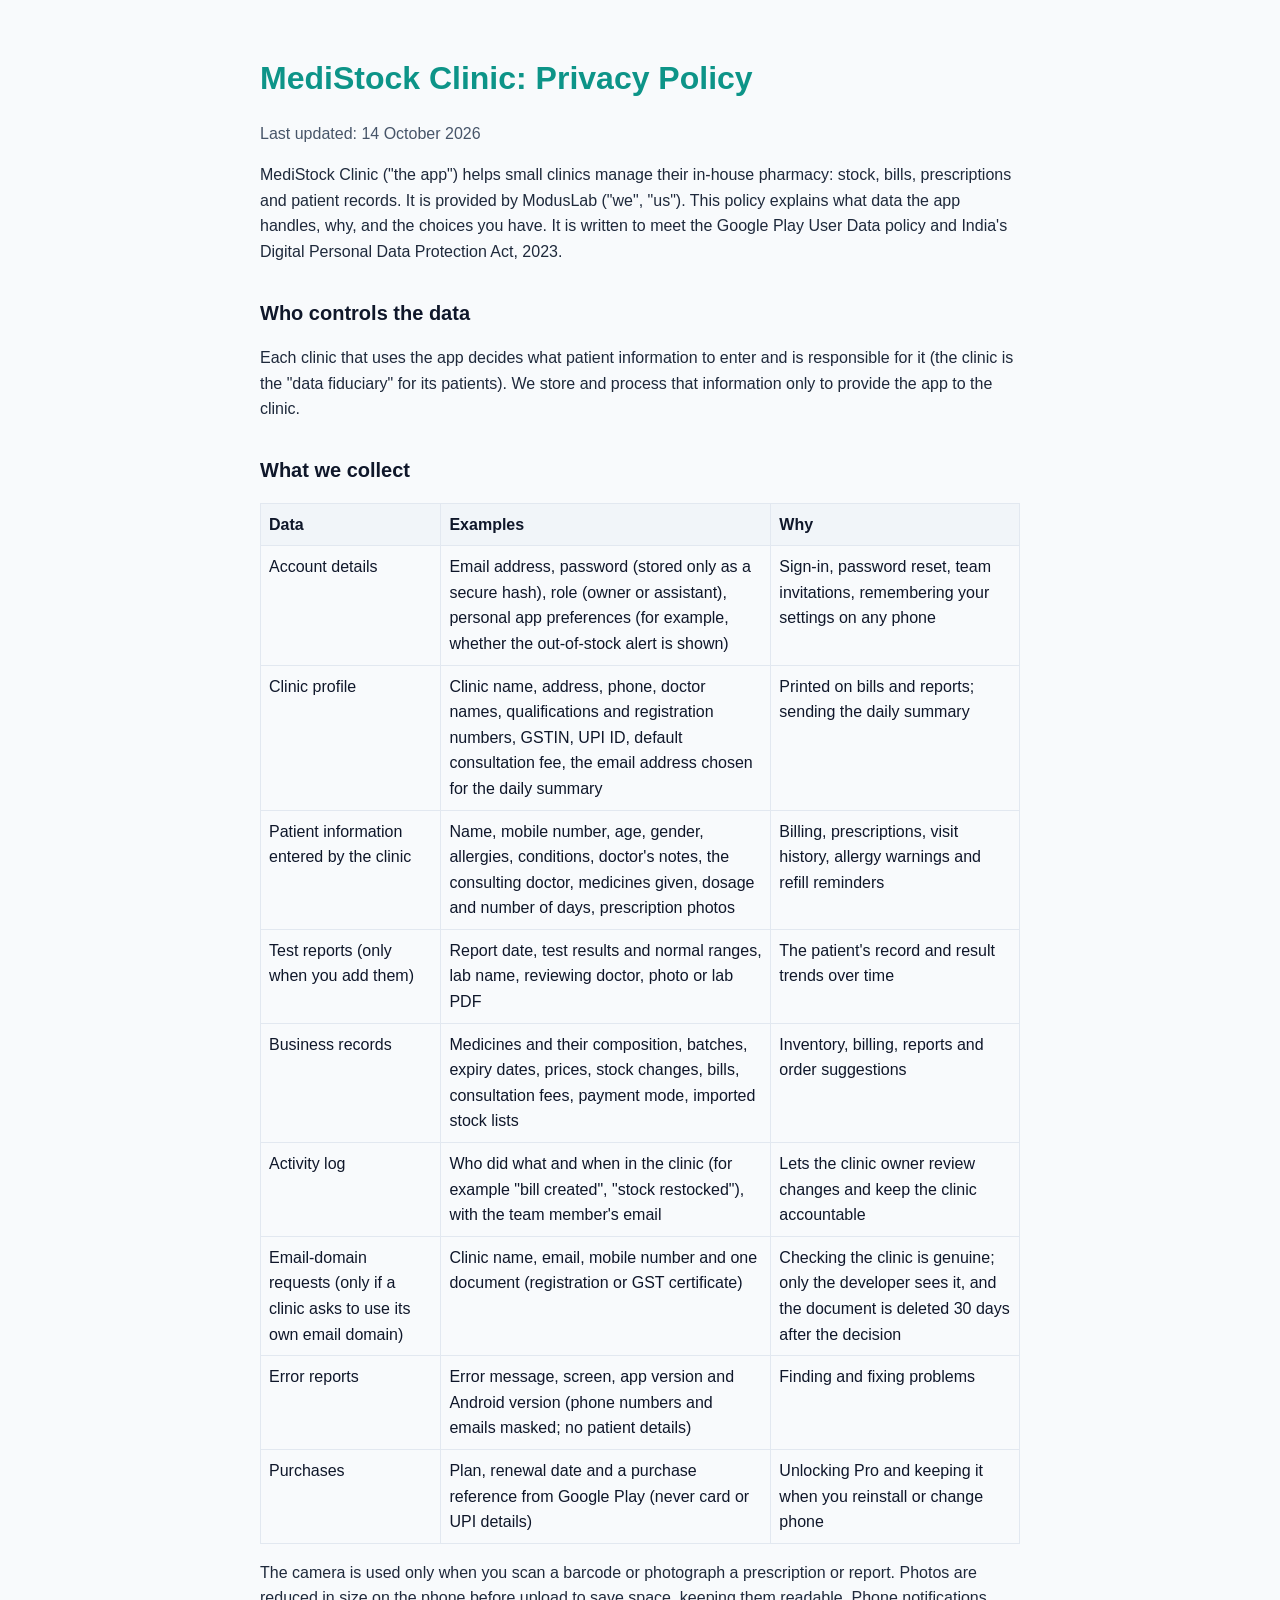
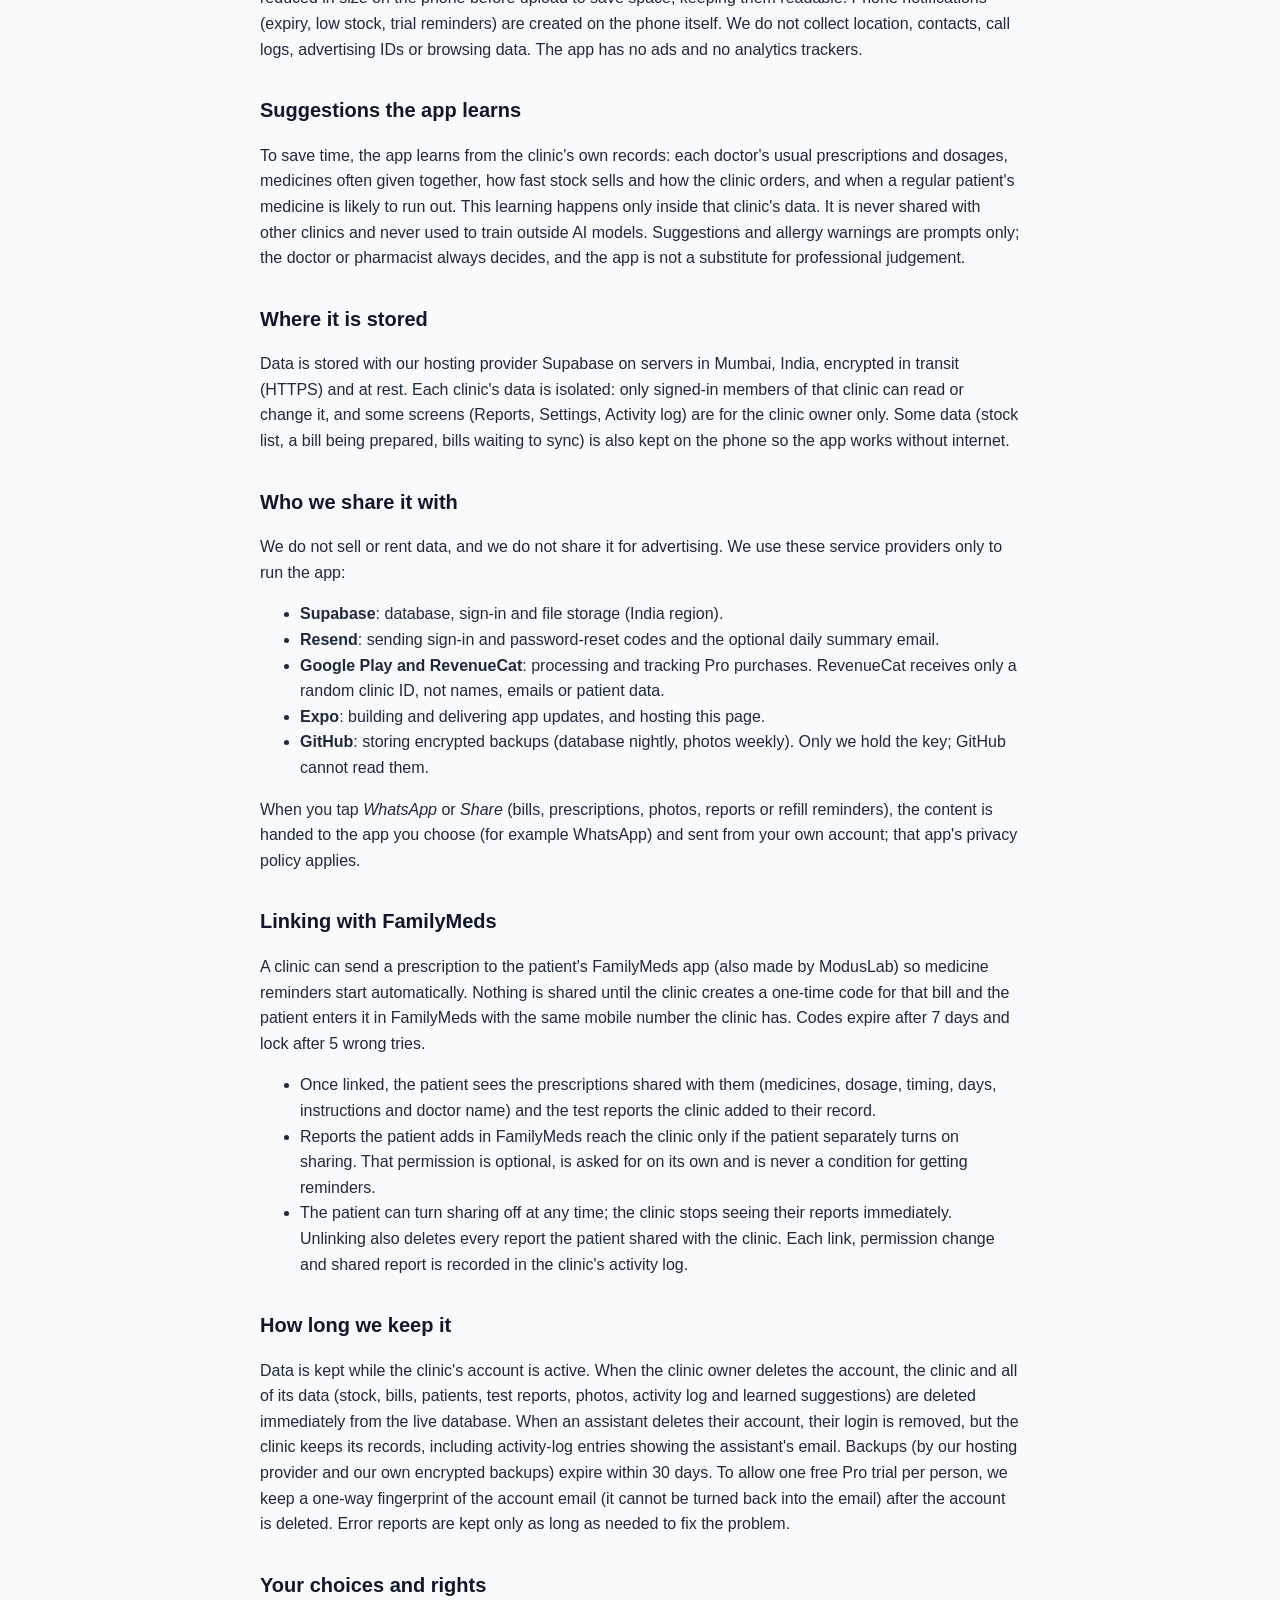
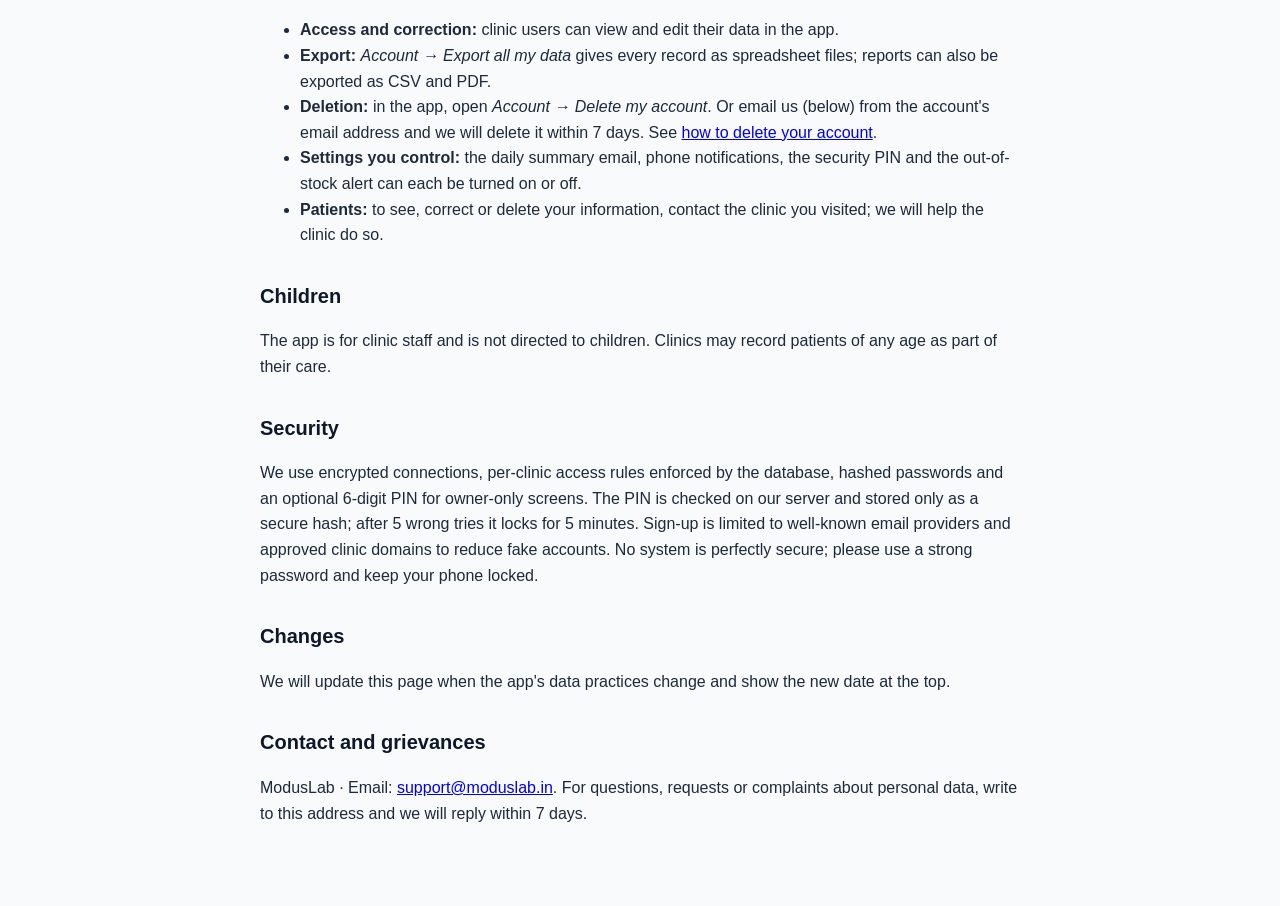
<file: medistock/privacy-policy.html>
<!doctype html>
<html lang="en">
<head>
<meta charset="utf-8" />
<meta name="viewport" content="width=device-width, initial-scale=1" />
<title>MediStock Clinic – Privacy Policy</title>
<style>
  :root { --teal:#0d9488; --navy:#0f172a; --muted:#475569; --bg:#f8fafc; }
  body { margin:0; background:var(--bg); color:var(--navy); font:16px/1.6 -apple-system, Segoe UI, Roboto, Arial, sans-serif; }
  main { max-width:760px; margin:0 auto; padding:32px 16px 64px; }
  h1 { color:var(--teal); margin-bottom:4px; } h2 { margin-top:32px; font-size:20px; }
  p, li { color:#1e293b; } .muted { color:var(--muted); }
  table { width:100%; border-collapse:collapse; margin:12px 0; } td, th { border:1px solid #e2e8f0; padding:8px; text-align:left; vertical-align:top; }
  th { background:#f1f5f9; }
</style>
</head>
<body><main>
<h1>MediStock Clinic: Privacy Policy</h1>
<p class="muted">Last updated: 14 October 2026</p>

<p>MediStock Clinic ("the app") helps small clinics manage their in-house pharmacy: stock, bills, prescriptions and patient records. It is provided by ModusLab ("we", "us"). This policy explains what data the app handles, why, and the choices you have. It is written to meet the Google Play User Data policy and India's Digital Personal Data Protection Act, 2023.</p>

<h2>Who controls the data</h2>
<p>Each clinic that uses the app decides what patient information to enter and is responsible for it (the clinic is the "data fiduciary" for its patients). We store and process that information only to provide the app to the clinic.</p>

<h2>What we collect</h2>
<table>
<tr><th>Data</th><th>Examples</th><th>Why</th></tr>
<tr><td>Account details</td><td>Email address, password (stored only as a secure hash), role (owner or assistant), personal app preferences (for example, whether the out-of-stock alert is shown)</td><td>Sign-in, password reset, team invitations, remembering your settings on any phone</td></tr>
<tr><td>Clinic profile</td><td>Clinic name, address, phone, doctor names, qualifications and registration numbers, GSTIN, UPI ID, default consultation fee, the email address chosen for the daily summary</td><td>Printed on bills and reports; sending the daily summary</td></tr>
<tr><td>Patient information entered by the clinic</td><td>Name, mobile number, age, gender, allergies, conditions, doctor's notes, the consulting doctor, medicines given, dosage and number of days, prescription photos</td><td>Billing, prescriptions, visit history, allergy warnings and refill reminders</td></tr>
<tr><td>Test reports (only when you add them)</td><td>Report date, test results and normal ranges, lab name, reviewing doctor, photo or lab PDF</td><td>The patient's record and result trends over time</td></tr>
<tr><td>Business records</td><td>Medicines and their composition, batches, expiry dates, prices, stock changes, bills, consultation fees, payment mode, imported stock lists</td><td>Inventory, billing, reports and order suggestions</td></tr>
<tr><td>Activity log</td><td>Who did what and when in the clinic (for example "bill created", "stock restocked"), with the team member's email</td><td>Lets the clinic owner review changes and keep the clinic accountable</td></tr>
<tr><td>Email-domain requests (only if a clinic asks to use its own email domain)</td><td>Clinic name, email, mobile number and one document (registration or GST certificate)</td><td>Checking the clinic is genuine; only the developer sees it, and the document is deleted 30 days after the decision</td></tr>
<tr><td>Error reports</td><td>Error message, screen, app version and Android version (phone numbers and emails masked; no patient details)</td><td>Finding and fixing problems</td></tr>
<tr><td>Purchases</td><td>Plan, renewal date and a purchase reference from Google Play (never card or UPI details)</td><td>Unlocking Pro and keeping it when you reinstall or change phone</td></tr>
</table>
<p>The camera is used only when you scan a barcode or photograph a prescription or report. Photos are reduced in size on the phone before upload to save space, keeping them readable. Phone notifications (expiry, low stock, trial reminders) are created on the phone itself. We do not collect location, contacts, call logs, advertising IDs or browsing data. The app has no ads and no analytics trackers.</p>

<h2>Suggestions the app learns</h2>
<p>To save time, the app learns from the clinic's own records: each doctor's usual prescriptions and dosages, medicines often given together, how fast stock sells and how the clinic orders, and when a regular patient's medicine is likely to run out. This learning happens only inside that clinic's data. It is never shared with other clinics and never used to train outside AI models. Suggestions and allergy warnings are prompts only; the doctor or pharmacist always decides, and the app is not a substitute for professional judgement.</p>

<h2>Where it is stored</h2>
<p>Data is stored with our hosting provider Supabase on servers in Mumbai, India, encrypted in transit (HTTPS) and at rest. Each clinic's data is isolated: only signed-in members of that clinic can read or change it, and some screens (Reports, Settings, Activity log) are for the clinic owner only. Some data (stock list, a bill being prepared, bills waiting to sync) is also kept on the phone so the app works without internet.</p>

<h2>Who we share it with</h2>
<p>We do not sell or rent data, and we do not share it for advertising. We use these service providers only to run the app:</p>
<ul>
<li><b>Supabase</b>: database, sign-in and file storage (India region).</li>
<li><b>Resend</b>: sending sign-in and password-reset codes and the optional daily summary email.</li>
<li><b>Google Play and RevenueCat</b>: processing and tracking Pro purchases. RevenueCat receives only a random clinic ID, not names, emails or patient data.</li>
<li><b>Expo</b>: building and delivering app updates, and hosting this page.</li>
<li><b>GitHub</b>: storing encrypted backups (database nightly, photos weekly). Only we hold the key; GitHub cannot read them.</li>
</ul>
<p>When you tap <i>WhatsApp</i> or <i>Share</i> (bills, prescriptions, photos, reports or refill reminders), the content is handed to the app you choose (for example WhatsApp) and sent from your own account; that app's privacy policy applies.</p>

<h2>Linking with FamilyMeds</h2>
<p>A clinic can send a prescription to the patient's FamilyMeds app (also made by ModusLab) so medicine reminders start automatically. Nothing is shared until the clinic creates a one-time code for that bill and the patient enters it in FamilyMeds with the same mobile number the clinic has. Codes expire after 7 days and lock after 5 wrong tries.</p>
<ul>
<li>Once linked, the patient sees the prescriptions shared with them (medicines, dosage, timing, days, instructions and doctor name) and the test reports the clinic added to their record.</li>
<li>Reports the patient adds in FamilyMeds reach the clinic only if the patient separately turns on sharing. That permission is optional, is asked for on its own and is never a condition for getting reminders.</li>
<li>The patient can turn sharing off at any time; the clinic stops seeing their reports immediately. Unlinking also deletes every report the patient shared with the clinic. Each link, permission change and shared report is recorded in the clinic's activity log.</li>
</ul>

<h2>How long we keep it</h2>
<p>Data is kept while the clinic's account is active. When the clinic owner deletes the account, the clinic and all of its data (stock, bills, patients, test reports, photos, activity log and learned suggestions) are deleted immediately from the live database. When an assistant deletes their account, their login is removed, but the clinic keeps its records, including activity-log entries showing the assistant's email. Backups (by our hosting provider and our own encrypted backups) expire within 30 days. To allow one free Pro trial per person, we keep a one-way fingerprint of the account email (it cannot be turned back into the email) after the account is deleted. Error reports are kept only as long as needed to fix the problem.</p>

<h2>Your choices and rights</h2>
<ul>
<li><b>Access and correction:</b> clinic users can view and edit their data in the app.</li>
<li><b>Export:</b> <i>Account → Export all my data</i> gives every record as spreadsheet files; reports can also be exported as CSV and PDF.</li>
<li><b>Deletion:</b> in the app, open <i>Account → Delete my account</i>. Or email us (below) from the account's email address and we will delete it within 7 days. See <a href="delete-account">how to delete your account</a>.</li>
<li><b>Settings you control:</b> the daily summary email, phone notifications, the security PIN and the out-of-stock alert can each be turned on or off.</li>
<li><b>Patients:</b> to see, correct or delete your information, contact the clinic you visited; we will help the clinic do so.</li>
</ul>

<h2>Children</h2>
<p>The app is for clinic staff and is not directed to children. Clinics may record patients of any age as part of their care.</p>

<h2>Security</h2>
<p>We use encrypted connections, per-clinic access rules enforced by the database, hashed passwords and an optional 6-digit PIN for owner-only screens. The PIN is checked on our server and stored only as a secure hash; after 5 wrong tries it locks for 5 minutes. Sign-up is limited to well-known email providers and approved clinic domains to reduce fake accounts. No system is perfectly secure; please use a strong password and keep your phone locked.</p>

<h2>Changes</h2>
<p>We will update this page when the app's data practices change and show the new date at the top.</p>

<h2>Contact and grievances</h2>
<p>ModusLab · Email: <a href="mailto:support@moduslab.in">support@moduslab.in</a>. For questions, requests or complaints about personal data, write to this address and we will reply within 7 days.</p>
</main></body></html>
</file>
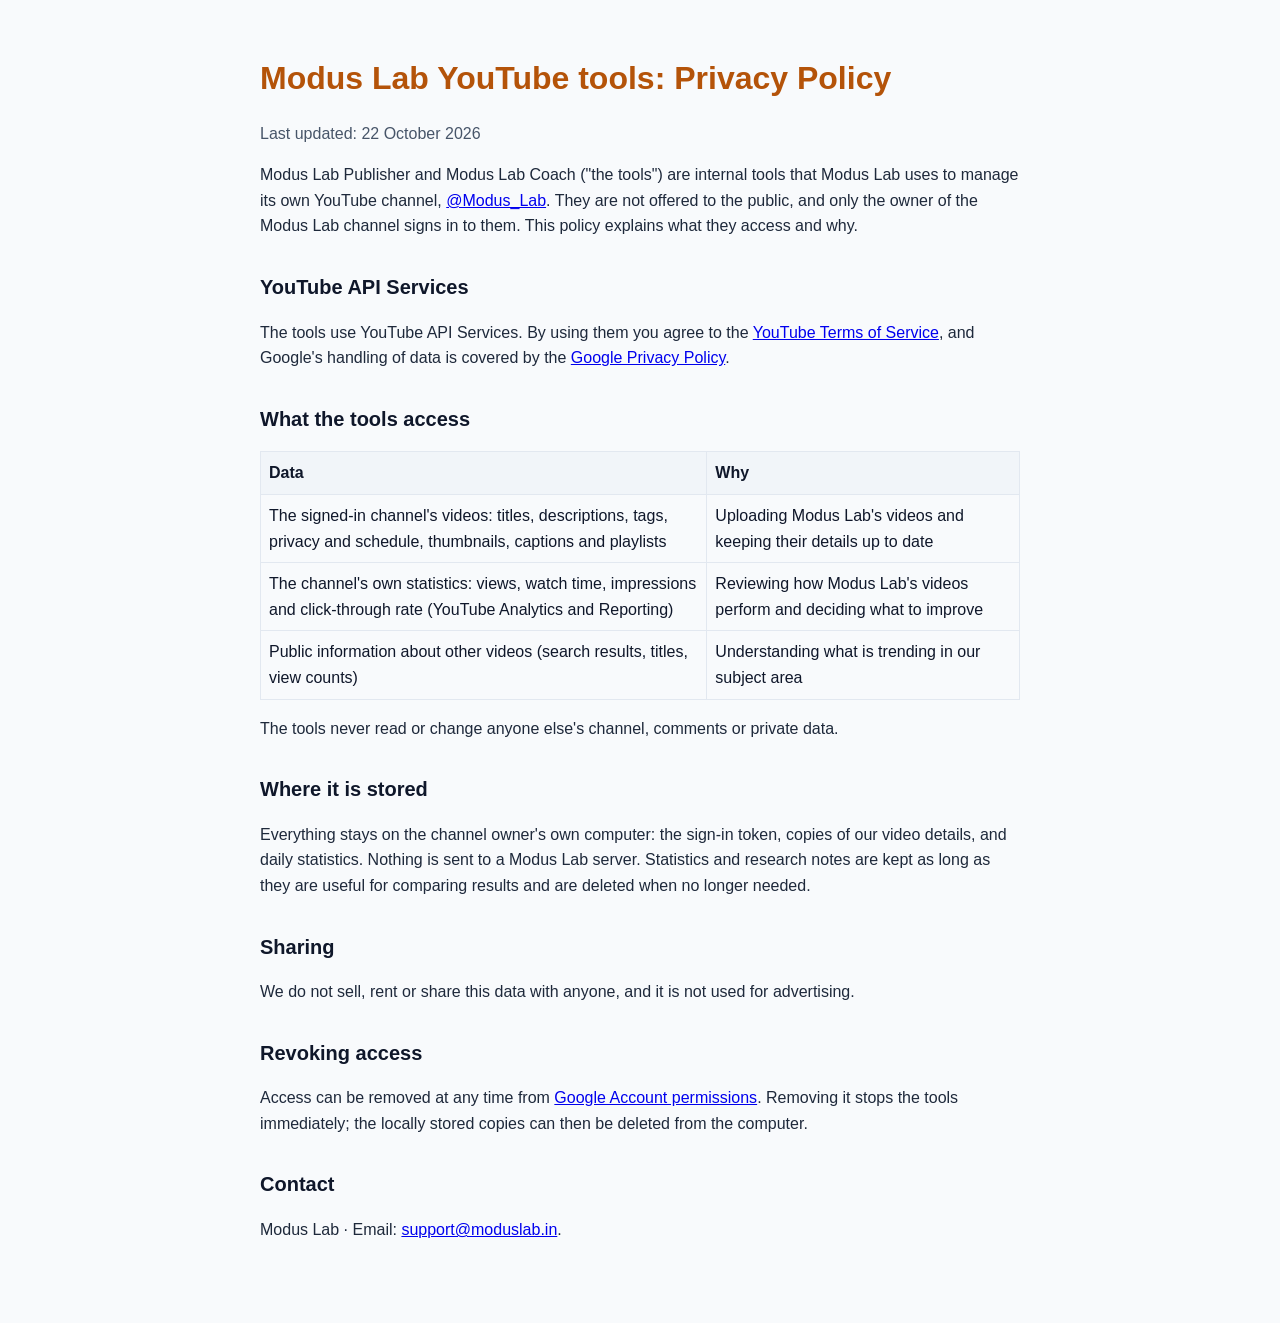
<file: youtube-tools/privacy-policy.html>
<!doctype html>
<html lang="en">
<head>
<meta charset="utf-8" />
<meta name="viewport" content="width=device-width, initial-scale=1" />
<title>Modus Lab YouTube tools – Privacy Policy</title>
<meta name="robots" content="noindex" />
<style>
  :root { --amber:#b45309; --ink:#0f172a; --muted:#475569; --bg:#f8fafc; }
  body { margin:0; background:var(--bg); color:var(--ink); font:16px/1.6 -apple-system, Segoe UI, Roboto, Arial, sans-serif; }
  main { max-width:760px; margin:0 auto; padding:32px 16px 64px; }
  h1 { color:var(--amber); margin-bottom:4px; } h2 { margin-top:32px; font-size:20px; }
  p, li { color:#1e293b; } .muted { color:var(--muted); }
  table { width:100%; border-collapse:collapse; margin:12px 0; } td, th { border:1px solid #e2e8f0; padding:8px; text-align:left; vertical-align:top; }
  th { background:#f1f5f9; }
</style>
</head>
<body><main>
<h1>Modus Lab YouTube tools: Privacy Policy</h1>
<p class="muted">Last updated: 22 October 2026</p>

<p>Modus Lab Publisher and Modus Lab Coach ("the tools") are internal tools that Modus Lab uses to manage its own YouTube channel, <a href="https://www.youtube.com/@Modus_Lab">@Modus_Lab</a>. They are not offered to the public, and only the owner of the Modus Lab channel signs in to them. This policy explains what they access and why.</p>

<h2>YouTube API Services</h2>
<p>The tools use YouTube API Services. By using them you agree to the <a href="https://www.youtube.com/t/terms">YouTube Terms of Service</a>, and Google's handling of data is covered by the <a href="https://policies.google.com/privacy">Google Privacy Policy</a>.</p>

<h2>What the tools access</h2>
<table>
<tr><th>Data</th><th>Why</th></tr>
<tr><td>The signed-in channel's videos: titles, descriptions, tags, privacy and schedule, thumbnails, captions and playlists</td><td>Uploading Modus Lab's videos and keeping their details up to date</td></tr>
<tr><td>The channel's own statistics: views, watch time, impressions and click-through rate (YouTube Analytics and Reporting)</td><td>Reviewing how Modus Lab's videos perform and deciding what to improve</td></tr>
<tr><td>Public information about other videos (search results, titles, view counts)</td><td>Understanding what is trending in our subject area</td></tr>
</table>
<p>The tools never read or change anyone else's channel, comments or private data.</p>

<h2>Where it is stored</h2>
<p>Everything stays on the channel owner's own computer: the sign-in token, copies of our video details, and daily statistics. Nothing is sent to a Modus Lab server. Statistics and research notes are kept as long as they are useful for comparing results and are deleted when no longer needed.</p>

<h2>Sharing</h2>
<p>We do not sell, rent or share this data with anyone, and it is not used for advertising.</p>

<h2>Revoking access</h2>
<p>Access can be removed at any time from <a href="https://security.google.com/settings/security/permissions">Google Account permissions</a>. Removing it stops the tools immediately; the locally stored copies can then be deleted from the computer.</p>

<h2>Contact</h2>
<p>Modus Lab · Email: <a href="mailto:support@moduslab.in">support@moduslab.in</a>.</p>
</main></body></html>
</file>
<file: assets/styles.css>
/* Modus Lab · moduslab.in
   One family (Archivo) used across its width axis: expanded for display,
   normal for reading, condensed for drawing annotations. */

/* Archivo variable (SIL Open Font License), self-hosted: weight 300–900, width 62–125 */
@font-face {
  font-family: "Archivo"; font-style: normal; font-display: swap;
  font-weight: 300 900; font-stretch: 62% 125%;
  src: url("fonts/archivo-latin.woff2") format("woff2");
  unicode-range: U+0000-00FF, U+0131, U+0152-0153, U+02BB-02BC, U+02C6, U+02DA, U+02DC, U+0304, U+0308, U+0329, U+2000-206F, U+20AC, U+2122, U+2191, U+2193, U+2212, U+2215, U+FEFF, U+FFFD;
}
@font-face {
  font-family: "Archivo"; font-style: normal; font-display: swap;
  font-weight: 300 900; font-stretch: 62% 125%;
  src: url("fonts/archivo-latin-ext.woff2") format("woff2");
  unicode-range: U+0100-02BA, U+02BD-02C5, U+02C7-02CC, U+02CE-02D7, U+02DD-02FF, U+1D00-1DBF, U+1E00-1E9F, U+1EF2-1EFF, U+2020, U+20A0-20AB, U+20AD-20C4, U+2113, U+2C60-2C7F, U+A720-A7FF;
}

/* ---------- Tokens ---------- */
:root {
  --bg: oklch(1 0 0);
  --surface: oklch(0.972 0.005 72);
  --ink: oklch(0.2 0.012 72);
  --ink-2: oklch(0.42 0.014 72);
  --line: oklch(0.86 0.01 72);
  --line-strong: oklch(0.55 0.012 72);

  /* Studio colour: honey amber, used like a highlighter on a drawing */
  --amber: oklch(0.83 0.155 74);
  --amber-deep: oklch(0.52 0.12 62);
  --on-amber: oklch(0.2 0.03 60);

  /* Product worlds */
  --ms: oklch(0.5 0.095 182);
  --ms-soft: oklch(0.965 0.02 182);
  --ms-ink: oklch(0.32 0.06 185);
  --fm: oklch(0.48 0.18 263);
  --fm-soft: oklch(0.965 0.018 263);
  --fm-ink: oklch(0.32 0.12 263);
  --ss: oklch(0.54 0.17 42);
  --ss-soft: oklch(0.968 0.016 50);
  --ss-ink: oklch(0.36 0.11 40);

  --bezel: oklch(0.2 0.01 260);
  --shadow: 0 1px 2px oklch(0.2 0.02 72 / 0.08), 0 24px 48px -16px oklch(0.2 0.02 72 / 0.28);

  --font: "Archivo", ui-sans-serif, system-ui, -apple-system, "Segoe UI", Roboto, sans-serif;
  --ease-out: cubic-bezier(0.16, 1, 0.3, 1);      /* expo-ish */
  --ease-quart: cubic-bezier(0.25, 1, 0.5, 1);

  --gutter: clamp(16px, 4vw, 40px);
  --maxw: 1200px;
  --space-section: clamp(72px, 11vw, 144px);

  --z-sticky: 10;
  --z-skip: 20;

  color-scheme: light;
}

@media (prefers-color-scheme: dark) {
  :root:not([data-theme="light"]) {
    --bg: oklch(0.15 0 0);
    --surface: oklch(0.195 0.006 72);
    --ink: oklch(0.95 0.006 72);
    --ink-2: oklch(0.77 0.012 72);
    --line: oklch(0.32 0.008 72);
    --line-strong: oklch(0.6 0.01 72);
    --amber: oklch(0.82 0.15 74);
    --amber-deep: oklch(0.84 0.14 76);
    --on-amber: oklch(0.2 0.03 60);
    --ms: oklch(0.76 0.11 182);
    --ms-soft: oklch(0.21 0.03 185);
    --ms-ink: oklch(0.86 0.07 182);
    --fm: oklch(0.74 0.13 263);
    --fm-soft: oklch(0.2 0.04 263);
    --fm-ink: oklch(0.86 0.07 263);
    --ss: oklch(0.74 0.14 46);
    --ss-soft: oklch(0.21 0.03 45);
    --ss-ink: oklch(0.86 0.07 50);
    --bezel: oklch(0.32 0.01 260);
    --shadow: 0 1px 2px oklch(0 0 0 / 0.4), 0 24px 48px -16px oklch(0 0 0 / 0.7);
    color-scheme: dark;
  }
}
:root[data-theme="dark"] {
  --bg: oklch(0.15 0 0);
  --surface: oklch(0.195 0.006 72);
  --ink: oklch(0.95 0.006 72);
  --ink-2: oklch(0.77 0.012 72);
  --line: oklch(0.32 0.008 72);
  --line-strong: oklch(0.6 0.01 72);
  --amber: oklch(0.82 0.15 74);
  --amber-deep: oklch(0.84 0.14 76);
  --on-amber: oklch(0.2 0.03 60);
  --ms: oklch(0.76 0.11 182);
  --ms-soft: oklch(0.21 0.03 185);
  --ms-ink: oklch(0.86 0.07 182);
  --fm: oklch(0.74 0.13 263);
  --fm-soft: oklch(0.2 0.04 263);
  --fm-ink: oklch(0.86 0.07 263);
  --ss: oklch(0.74 0.14 46);
  --ss-soft: oklch(0.21 0.03 45);
  --ss-ink: oklch(0.86 0.07 50);
  --bezel: oklch(0.32 0.01 260);
  --shadow: 0 1px 2px oklch(0 0 0 / 0.4), 0 24px 48px -16px oklch(0 0 0 / 0.7);
  color-scheme: dark;
}

/* ---------- Base ---------- */
*, *::before, *::after { box-sizing: border-box; }
html { -webkit-text-size-adjust: 100%; scroll-behavior: smooth; scroll-padding-top: 80px; }
body {
  margin: 0;
  background: var(--bg);
  color: var(--ink);
  font-family: var(--font);
  font-size: 1.0625rem;
  line-height: 1.6;
  font-variation-settings: "wdth" 100;
  -webkit-font-smoothing: antialiased;
  text-rendering: optimizeLegibility;
  overflow-x: hidden;
}
img, svg { display: block; max-width: 100%; }
h1, h2, h3, h4 { margin: 0; text-wrap: balance; }
p { margin: 0; text-wrap: pretty; }
a { color: inherit; }
:focus-visible { outline: 2px solid var(--amber-deep); outline-offset: 3px; border-radius: 4px; }

.wrap { width: 100%; max-width: var(--maxw); margin-inline: auto; padding-inline: var(--gutter); }

.skip {
  position: absolute; left: 12px; top: -48px; z-index: var(--z-skip);
  background: var(--ink); color: var(--bg); padding: 10px 14px; border-radius: 6px;
  text-decoration: none; font-weight: 600; transition: top .2s var(--ease-out);
}
.skip:focus { top: 12px; }

/* Annotation lettering: condensed caps, like ISO drawing text */
.hero__place, .status, .specs dt, .note, .dimlabel, .drawing__caption, .tb__k, .tb--meta,
.flow__n, .bar__k, .bar__v, .media-note, .stack__labels {
  font-variation-settings: "wdth" 68;
  letter-spacing: 0.04em;
}

/* ---------- Buttons & links ---------- */
.btn {
  --b: var(--ink);
  display: inline-flex; align-items: center; justify-content: center; gap: .5em;
  min-height: 48px; padding: 0 22px;
  border-radius: 999px; border: 1.5px solid var(--b);
  background: var(--b); color: var(--bg);
  font: inherit; font-weight: 650; font-size: 1rem; line-height: 1.2;
  text-decoration: none; cursor: pointer;
  transition: transform .25s var(--ease-out), background-color .2s, color .2s, box-shadow .25s var(--ease-out);
}
.btn:hover { transform: translateY(-1px); box-shadow: 0 6px 18px -8px color-mix(in oklab, var(--b) 70%, transparent); }
.btn:active { transform: translateY(0); box-shadow: none; }
.btn--ghost { background: transparent; color: var(--ink); border-color: var(--line-strong); }
.btn--ghost:hover { border-color: var(--ink); box-shadow: none; }
.btn--small { min-height: 40px; padding: 0 16px; font-size: .9375rem; }
.btn--product { --b: var(--p); color: var(--p-on, #fff); }

.textlink {
  font-weight: 600; text-decoration: underline; text-decoration-thickness: 1px;
  text-underline-offset: 4px; color: var(--p-ink, var(--ink));
}
.textlink:hover { text-decoration-thickness: 2px; }

/* ---------- Masthead ---------- */
.masthead {
  position: sticky; top: env(safe-area-inset-top, 0px); z-index: var(--z-sticky);
  background: color-mix(in oklab, var(--bg) 88%, transparent);
  backdrop-filter: saturate(1.4) blur(12px);
  -webkit-backdrop-filter: saturate(1.4) blur(12px);
  border-bottom: 1px solid transparent;
  transition: border-color .3s;
}
.masthead.is-scrolled { border-bottom-color: var(--line); }
.masthead__row { display: flex; align-items: center; gap: 24px; min-height: 68px; }
.brand { display: inline-flex; align-items: center; gap: 10px; text-decoration: none; margin-right: auto; }
.brand__mark { width: 26px; height: 32px; flex: none; }
.brand__box { fill: none; stroke: var(--ink); stroke-width: 2.4; }
.brand__m { fill: none; stroke: var(--ink); stroke-width: 2.6; stroke-linecap: round; stroke-linejoin: round; }
.brand__stem { stroke: var(--ink); stroke-width: 2.4; }
.brand__datum { fill: var(--amber); stroke: var(--ink); stroke-width: 1.6; stroke-linejoin: round; }
.brand__word { font-weight: 800; font-size: 1.125rem; font-variation-settings: "wdth" 118; letter-spacing: -0.01em; }

.nav { display: flex; gap: 28px; }
.nav a {
  display: inline-flex; align-items: center;
  text-decoration: none; font-weight: 550; font-size: .9375rem; color: var(--ink-2);
  padding: 8px 0; position: relative; transition: color .2s;
}
.nav a::after {
  content: ""; position: absolute; left: 0; right: 0; bottom: 2px; height: 2px;
  background: var(--amber); transform: scaleX(0); transform-origin: left;
  transition: transform .35s var(--ease-out);
}
.nav a:hover { color: var(--ink); }
.nav a:hover::after { transform: scaleX(1); }
.masthead__actions { display: flex; align-items: center; gap: 10px; }

.theme-toggle {
  width: 40px; height: 40px; display: grid; place-items: center;
  border-radius: 999px; border: 1px solid var(--line); background: transparent; color: var(--ink);
  cursor: pointer; transition: border-color .2s, background-color .2s;
}
.theme-toggle:hover { border-color: var(--line-strong); background: var(--surface); }
.ico { width: 18px; height: 18px; fill: none; stroke: currentColor; stroke-width: 1.8; stroke-linecap: round; stroke-linejoin: round; }
.ico--sun { display: none; }
:root[data-theme="dark"] .ico--sun { display: block; }
:root[data-theme="dark"] .ico--moon { display: none; }
@media (prefers-color-scheme: dark) {
  :root:not([data-theme="light"]) .ico--sun { display: block; }
  :root:not([data-theme="light"]) .ico--moon { display: none; }
}

@media (max-width: 760px) {
  .nav { display: none; }
}

/* ---------- Hero ---------- */
.hero { position: relative; overflow: hidden; padding-block: clamp(32px, 5vw, 72px) clamp(56px, 7vw, 104px); }
.hero > .wrap { position: relative; z-index: 1; }
.hero__grid-bg {
  position: absolute; inset: 0; pointer-events: none;
  background-image:
    linear-gradient(to right, color-mix(in oklab, var(--line) 70%, transparent) 1px, transparent 1px),
    linear-gradient(to bottom, color-mix(in oklab, var(--line) 70%, transparent) 1px, transparent 1px);
  background-size: 32px 32px;
  -webkit-mask-image: radial-gradient(120% 70% at 70% 0%, #000 0%, transparent 70%);
          mask-image: radial-gradient(120% 70% at 70% 0%, #000 0%, transparent 70%);
  opacity: .7;
}
.hero__place { font-weight: 600; font-size: .875rem; text-transform: uppercase; color: var(--ink-2); margin-bottom: 20px; }
.hero__title {
  font-weight: 820;
  font-size: clamp(2.4rem, 1.4rem + 4.2vw, 5.5rem);
  line-height: 1;
  letter-spacing: -0.03em;
  font-variation-settings: "wdth" 112;
}
.hero__title .line { display: block; overflow: hidden; padding-bottom: .1em; margin-bottom: -.06em; }
.hero__title .line > span { display: inline-block; }
.hl {
  color: inherit;
  background: linear-gradient(var(--amber), var(--amber)) no-repeat 0 88% / 100% 0.42em;
  -webkit-box-decoration-break: clone; box-decoration-break: clone;
  padding-inline: 0.04em;
}
/* On dark grounds light letters lose contrast over amber, so the highlight drops below the baseline. */
:root[data-theme="dark"] .hl { --hl-h: 0.16em; background-position: 0 100%; background-size: 100% 0.16em; }
@media (prefers-color-scheme: dark) { :root:not([data-theme="light"]) .hl { --hl-h: 0.16em; background-position: 0 100%; background-size: 100% 0.16em; } }
.hero__lede {
  margin-top: clamp(24px, 3vw, 36px); max-width: 44em;
  font-size: clamp(1.0625rem, 1rem + .35vw, 1.25rem); color: var(--ink-2);
}

/* CAD crosshair that follows a fine pointer across the hero */
.crosshair { position: absolute; inset: 0; pointer-events: none; z-index: 0; opacity: 0; transition: opacity .4s; }
.hero.is-tracking .crosshair { opacity: 1; }
.crosshair__h, .crosshair__v { position: absolute; background: color-mix(in oklab, var(--ink) 22%, transparent); }
.crosshair__h { left: 0; right: 0; top: 0; height: 1px; transform: translateY(var(--cy, -10px)); }
.crosshair__v { top: 0; bottom: 0; left: 0; width: 1px; transform: translateX(var(--cx, -10px)); }
.crosshair__read {
  position: absolute; left: 0; top: 0; transform: translate(calc(var(--cx, 0px) + 12px), calc(var(--cy, 0px) + 12px));
  font-size: .6875rem; font-weight: 650; letter-spacing: .04em; font-variation-settings: "wdth" 70;
  font-variant-numeric: tabular-nums; color: var(--ink-2); background: var(--bg); padding: 2px 6px; border: 1px solid var(--line); border-radius: 4px;
  white-space: nowrap;
}
@media (hover: none), (pointer: coarse) { .crosshair { display: none; } }

/* Datum feature symbol: the studio's way of naming its two lines of work */
.datum { display: inline-flex; flex-direction: column; align-items: center; flex: none; color: var(--ink); }
.datum__box {
  position: relative; width: 34px; height: 34px; display: grid; place-items: center;
  border: 2px solid currentColor; border-radius: 3px; font-weight: 800; font-size: 1.0625rem; line-height: 1;
}
.datum__box::after { content: ""; position: absolute; left: 50%; bottom: -7px; width: 2px; height: 6px; margin-left: -1px; background: currentColor; }
.datum__tri { width: 0; height: 0; margin-top: 6px; border-inline: 8px solid transparent; border-bottom: 10px solid var(--amber); }
.datum--sm .datum__box { width: 26px; height: 26px; font-size: .875rem; }
.datum--sm .datum__tri { border-inline-width: 6px; border-bottom-width: 8px; }
.navtag {
  display: inline-grid; place-items: center; width: 18px; height: 18px; margin-right: 7px; vertical-align: -3px;
  border: 1.5px solid currentColor; border-radius: 3px; font-size: .6875rem; font-weight: 800; line-height: 1;
}

/* The split: two panels, one per line of work */
.split { margin-top: clamp(40px, 5vw, 64px); display: grid; grid-template-columns: repeat(2, minmax(0, 1fr)); gap: clamp(14px, 1.6vw, 22px); }
.vpanel {
  position: relative; display: grid; grid-template-rows: auto auto 1fr auto; gap: 20px;
  min-height: 600px; padding: clamp(22px, 3vw, 36px); border-radius: 24px; overflow: hidden;
  text-decoration: none; color: var(--ink); background: var(--surface); border: 1px solid var(--line);
  transition: transform .6s var(--ease-out), box-shadow .6s var(--ease-out), border-color .3s;
}
.vpanel:hover { transform: translateY(-6px); box-shadow: 0 30px 60px -30px oklch(0.2 0.02 72 / .45); }
.vpanel:focus-visible { outline-offset: 4px; border-radius: 24px; }
.vpanel__head { display: flex; gap: 16px; align-items: flex-start; }
.vpanel__kind { font-size: .8125rem; font-weight: 700; text-transform: uppercase; letter-spacing: .05em; font-variation-settings: "wdth" 70; color: var(--ink-2); }
.vpanel__title { margin-top: 6px; font-weight: 780; font-variation-settings: "wdth" 108; font-size: clamp(1.375rem, 1.1rem + 1vw, 2rem); line-height: 1.1; letter-spacing: -0.015em; }
.vpanel__products { list-style: none; margin: 0; padding: 0; display: flex; flex-wrap: wrap; gap: 10px; }
.vpanel__products li {
  display: flex; flex-direction: column; padding: 10px 14px; border-radius: 12px;
  border: 1px solid var(--line); background: color-mix(in oklab, var(--bg) 70%, transparent);
}
.vpanel__products b { font-weight: 700; font-size: .9688rem; }
.vpanel__products span { font-size: .8125rem; color: var(--ink-2); }
.vpanel__go { font-weight: 650; font-size: .9688rem; display: inline-flex; gap: 8px; align-items: center; }
.vpanel__go span { display: inline-block; transition: transform .5s var(--ease-out); }
.vpanel:hover .vpanel__go span { transform: translateY(4px); }
.vpanel__art { position: relative; min-height: 360px; }
.vpanel__art--b { display: grid; align-items: center; min-height: 300px; }

/* Panel A art: two phones and a hand-off toast */
.mini-phone, .mini-ring {
  position: absolute; width: min(40%, 168px); border-radius: 22px;
  box-shadow: 0 0 0 5px var(--bezel), 0 30px 50px -24px oklch(0.2 0.03 260 / .55);
  transition: transform .8s var(--ease-out);
}
.mini-phone--ms { left: 12%; top: 34px; rotate: -5deg; height: auto; }
.mini-ring { right: 12%; top: 64px; rotate: 4deg; aspect-ratio: 9 / 17; background: oklch(0.29 0.12 263); overflow: hidden; }
.vpanel:hover .mini-phone--ms { transform: translate(-8px, -6px) rotate(-2deg); }
.vpanel:hover .mini-ring { transform: translate(8px, -10px) rotate(2deg); }
.mini-ring__screen { height: 100%; display: flex; flex-direction: column; align-items: center; padding: 18px 12px 14px; color: oklch(0.97 0.01 263); text-align: center; }
.mini-ring__state { font-size: .5625rem; font-weight: 700; text-transform: uppercase; letter-spacing: .08em; opacity: .8; }
.mini-ring__time { font-size: 2.1rem; font-weight: 300; line-height: 1.1; font-variation-settings: "wdth" 90; }
.mini-ring__face {
  position: relative; width: 48px; height: 48px; margin-top: 12px; border-radius: 50%; display: grid; place-items: center;
  background: oklch(0.97 0.01 263); color: oklch(0.29 0.12 263); font-weight: 800; font-size: 1.25rem;
}
.mini-ring__face i { position: absolute; inset: 0; border-radius: 50%; border: 1.5px solid oklch(0.8 0.08 263 / .7); }
.mini-ring__who { margin-top: 10px; font-size: .75rem; font-weight: 650; }
.mini-ring__take { margin-top: auto; width: 100%; padding: 8px 0; border-radius: 999px; background: oklch(0.97 0.01 263); color: oklch(0.29 0.12 263); font-weight: 700; font-size: .75rem; }
.toast {
  position: absolute; left: 50%; top: 0; translate: -50% 0; z-index: 2; white-space: nowrap;
  display: flex; flex-direction: column; gap: 1px; padding: 10px 14px; border-radius: 14px;
  background: var(--bg); border: 1px solid var(--line); box-shadow: 0 16px 30px -18px oklch(0.2 0.02 72 / .5);
}
.toast__app { font-size: .6875rem; font-weight: 700; text-transform: uppercase; letter-spacing: .05em; font-variation-settings: "wdth" 70; color: var(--ms-ink); }
.toast__msg { font-size: .875rem; font-weight: 600; }

/* Panel B art: an assembly drawn on the graphite board */
.asm { width: 100%; height: auto; overflow: visible; }
.asm .p { fill: color-mix(in oklab, var(--ink) 9%, var(--bg)); stroke: var(--ink); stroke-width: 1.4; transform-box: fill-box; }
.asm .axis { fill: none; stroke: var(--ink-2); stroke-width: 1; stroke-dasharray: 18 5 3 5; opacity: .7; }
.asm .d { fill: none; stroke: var(--ink-2); stroke-width: 1.1; }
.asm .d--gap { stroke: var(--amber); stroke-width: 2; }
.asm .e { fill: none; stroke: var(--line-strong); stroke-width: .8; opacity: .7; }
.asm__labels text { fill: var(--ink-2); font-family: var(--font); font-size: 11.5px; font-weight: 600; text-anchor: middle; font-variation-settings: "wdth" 70; letter-spacing: .02em; }
.asm__gap path { stroke: var(--amber); stroke-width: 1.2; stroke-dasharray: 3 3; }
.asm__gap rect { fill: var(--amber); }
.asm__gap text { fill: var(--on-amber); font-family: var(--font); font-size: 14px; font-weight: 800; text-anchor: middle; font-variant-numeric: tabular-nums; font-variation-settings: "wdth" 80; }
.asm__gap.is-out rect { fill: oklch(0.68 0.17 35); }

/* Graphite world: engineering, in both themes */
.vpanel--b, .vertical--b {
  --bg: oklch(0.205 0.012 250);
  --surface: oklch(0.245 0.014 250);
  --ink: oklch(0.95 0.006 250);
  --ink-2: oklch(0.78 0.012 250);
  --line: oklch(0.36 0.014 250);
  --line-strong: oklch(0.58 0.014 250);
  --ss: oklch(0.74 0.14 46);
  --ss-ink: oklch(0.84 0.1 50);
  --bezel: oklch(0.34 0.01 250);
  color-scheme: dark;
  background-color: var(--bg); color: var(--ink);
}
.vpanel--b { border-color: oklch(0.32 0.014 250); }
.vpanel--b::before, .board {
  content: ""; position: absolute; inset: 0; pointer-events: none;
  background-image:
    linear-gradient(to right, oklch(0.95 0.01 250 / .05) 1px, transparent 1px),
    linear-gradient(to bottom, oklch(0.95 0.01 250 / .05) 1px, transparent 1px),
    linear-gradient(to right, oklch(0.95 0.01 250 / .08) 1px, transparent 1px),
    linear-gradient(to bottom, oklch(0.95 0.01 250 / .08) 1px, transparent 1px);
  background-size: 24px 24px, 24px 24px, 120px 120px, 120px 120px;
}
.vpanel--b > * { position: relative; }
.vpanel--b .datum__tri { border-bottom-color: var(--amber); }
.vpanel--b .vpanel__products li { background: oklch(0.24 0.014 250 / .8); }
.vpanel--b:hover { box-shadow: 0 30px 60px -28px oklch(0.1 0.02 250 / .8); }

@media (max-width: 900px) {
  .split { grid-template-columns: 1fr; }
  .vpanel { min-height: 0; }
}
@media (max-width: 480px) {
  .vpanel__art--a { min-height: 300px; }
  .vpanel__art--b { min-height: 180px; }
  .mini-phone--ms { left: 4%; }
  .mini-ring { right: 4%; }
}

/* The drawing: a fixed-aspect canvas so SVG lines and HTML labels share one coordinate space (640 × 600) */
.drawing { margin: 0; container-type: inline-size; }
.drawing__canvas { position: relative; aspect-ratio: 640 / 600; }
.drawing__phone {
  position: absolute; left: 31.25%; top: 14.33%; width: 37.5%; height: auto;
  border-radius: 7% / 4%;
  box-shadow: 0 0 0 clamp(4px, 1.1cqi, 7px) var(--bezel), var(--shadow);
  background: var(--surface);
}
.drawing__lines { position: absolute; inset: 0; width: 100%; height: 100%; overflow: visible; pointer-events: none; }
.lead, .dim { fill: none; stroke: var(--ink); stroke-width: 1.25; vector-effect: non-scaling-stroke; }
.ext { fill: none; stroke: var(--line-strong); stroke-width: 1; vector-effect: non-scaling-stroke; }
.arrow { fill: var(--ink); }
.dot { fill: var(--amber); stroke: var(--ink); stroke-width: 1.5; vector-effect: non-scaling-stroke; }

.balloon {
  position: absolute; left: var(--x); top: var(--y);
  width: clamp(24px, 4.4cqi, 30px); aspect-ratio: 1; translate: -50% -50%;
  display: grid; place-items: center;
  border-radius: 50%; border: 1.5px solid var(--ink); background: var(--bg);
  font-weight: 700; font-size: clamp(.75rem, 2.2cqi, .875rem); line-height: 1;
}
.note {
  position: absolute; top: var(--y); translate: 0 -50%;
  width: 21.5%; font-size: clamp(.75rem, 2cqi, .875rem); line-height: 1.3; font-weight: 600;
  text-transform: uppercase; color: var(--ink);
}
.note b { display: none; }
.note--r { left: 78.5%; }
.note--l { right: 78.5%; text-align: right; }
.dimlabel {
  position: absolute; left: 50%; top: 95.5%; translate: -50% -50%; white-space: nowrap;
  font-size: clamp(.6875rem, 1.9cqi, .8125rem); font-weight: 600; text-transform: uppercase;
  background: var(--bg); padding: 0 8px; color: var(--ink);
}
.legend { display: none; }
.drawing__caption {
  margin-top: 18px; font-size: .8125rem; text-transform: uppercase; color: var(--ink-2);
  display: flex; gap: 10px; align-items: baseline; justify-content: center;
}
.drawing__caption span { font-weight: 700; color: var(--ink); white-space: nowrap; }

@container (max-width: 500px) {
  .note { display: none; }
  .legend {
    display: grid; gap: 10px; counter-reset: lg; list-style: none; padding: 0; margin: 20px 0 0;
  }
  .legend li {
    counter-increment: lg; display: grid; grid-template-columns: 28px 1fr; gap: 12px; align-items: start;
    font-size: .9375rem; line-height: 1.4;
  }
  .legend li::before {
    content: counter(lg); width: 26px; height: 26px; display: grid; place-items: center;
    border: 1.5px solid var(--ink); border-radius: 50%; font-weight: 700; font-size: .8125rem;
  }
}

/* ---------- Section headings ---------- */
.section-title {
  font-weight: 800; font-variation-settings: "wdth" 112;
  font-size: clamp(2rem, 1.4rem + 2.4vw, 3.25rem); line-height: 1.05; letter-spacing: -0.02em;
}
.section-lede { margin-top: 18px; max-width: 40em; color: var(--ink-2); font-size: 1.125rem; }

/* ---------- Products ---------- */
.products { padding-top: clamp(40px, 6vw, 88px); }
.products > .wrap:first-child { margin-bottom: clamp(40px, 6vw, 72px); }

.product { padding-block: clamp(56px, 8vw, 104px); background: var(--p-soft); color: var(--ink); }
.product--medistock { --p: var(--ms); --p-soft: var(--ms-soft); --p-ink: var(--ms-ink); }
.product--familymeds { --p: var(--fm); --p-soft: var(--fm-soft); --p-ink: var(--fm-ink); }
.product--stacksense { --p: var(--ss); --p-soft: var(--ss-soft); --p-ink: var(--ss-ink); }
:root[data-theme="dark"] .product { --p-on: oklch(0.16 0.02 72); }
@media (prefers-color-scheme: dark) { :root:not([data-theme="light"]) .product { --p-on: oklch(0.16 0.02 72); } }

.product__grid {
  display: grid; gap: clamp(40px, 6vw, 88px); align-items: center;
  grid-template-columns: minmax(0, 1.1fr) minmax(0, .9fr);
}
.product__grid--flip { grid-template-columns: minmax(0, .9fr) minmax(0, 1.1fr); }
.product__grid--flip .product__copy { order: 2; }
.product__head { display: flex; align-items: center; gap: 16px; }
.product__icon { width: 56px; height: 56px; border-radius: 14px; flex: none; }
.product__name {
  font-weight: 800; font-variation-settings: "wdth" 110;
  font-size: clamp(1.75rem, 1.3rem + 1.6vw, 2.5rem); line-height: 1.05; letter-spacing: -0.02em;
  color: var(--p-ink);
}
.status {
  display: inline-flex; align-items: center; gap: 8px; margin-top: 6px;
  font-size: .8125rem; font-weight: 650; text-transform: uppercase; color: var(--ink-2);
}
.status__dot { width: 8px; height: 8px; border-radius: 50%; background: var(--p); box-shadow: 0 0 0 3px color-mix(in oklab, var(--p) 22%, transparent); }
.status--dev .status__dot, .status--early .status__dot { background: transparent; border: 2px solid var(--p); box-shadow: none; }
.product__pitch { margin-top: 24px; font-size: clamp(1.125rem, 1.05rem + .3vw, 1.3125rem); line-height: 1.5; max-width: 32em; }

.specs { margin: 28px 0 0; display: grid; gap: 0; border-top: 1px solid color-mix(in oklab, var(--p) 30%, var(--line)); }
.specs > div {
  display: grid; grid-template-columns: 112px 1fr; gap: 16px; padding: 14px 0;
  border-bottom: 1px solid color-mix(in oklab, var(--p) 30%, var(--line));
}
.specs dt { font-size: .8125rem; font-weight: 700; text-transform: uppercase; color: var(--p-ink); padding-top: 3px; }
.specs dd { margin: 0; color: var(--ink-2); font-size: 1rem; line-height: 1.55; max-width: 38em; }
.product__cta { display: flex; flex-wrap: wrap; align-items: center; gap: 20px 24px; margin-top: 32px; }

.product__media { position: relative; }
.product__media--phones { min-height: 520px; }
.shot {
  position: absolute; width: min(56%, 280px); height: auto; border-radius: 7% / 4%;
  box-shadow: 0 0 0 6px var(--bezel), var(--shadow);
}
.shot--back { right: 4%; top: 0; }
.shot--front { left: 6%; top: 64px; }
.media-note { margin-top: 18px; text-align: center; font-size: .8125rem; text-transform: uppercase; color: var(--ink-2); }

@media (max-width: 900px) {
  .product__grid, .product__grid--flip { grid-template-columns: 1fr; }
  .product__grid--flip .product__copy { order: 0; }
  .product__media--phones { min-height: 0; aspect-ratio: 1 / 1.05; max-width: 480px; width: 100%; margin-inline: auto; }
}
@media (max-width: 480px) {
  .specs > div { grid-template-columns: 1fr; gap: 4px; }
  .specs dt { padding-top: 0; }
}

/* FamilyMeds alarm illustration */
.fm-ico-bg { fill: var(--fm); }
.ss-ico-bg { fill: var(--ss); }
.fm-ico-fg, .ss-ico-fg { fill: var(--p-on, #fff); }
.ringer { display: grid; place-items: center; }
.ringer__phone {
  position: relative; width: min(100%, 300px); aspect-ratio: 9 / 16.5;
  border-radius: 42px; padding: 30px 22px 22px;
  background: oklch(0.29 0.12 263);
  box-shadow: 0 0 0 7px var(--bezel), var(--shadow);
  color: oklch(0.97 0.01 263);
  display: flex; flex-direction: column; align-items: center; text-align: center;
}
.ringer__state {
  font-size: .75rem; font-weight: 650; text-transform: uppercase; letter-spacing: .06em;
  font-variation-settings: "wdth" 72; color: oklch(0.86 0.06 263);
}
.ringer__time { margin-top: 6px; font-size: 3.5rem; font-weight: 300; line-height: 1; font-variation-settings: "wdth" 90; letter-spacing: -0.02em; }
.ringer__avatar { position: relative; width: 104px; aspect-ratio: 1; margin-top: 40px; display: grid; place-items: center; }
.ringer__face {
  position: relative; width: 100%; height: 100%; border-radius: 50%; display: grid; place-items: center;
  background: oklch(0.97 0.01 263); color: oklch(0.29 0.12 263); font-weight: 800; font-size: 2.5rem;
}
.ringer__pulse {
  position: absolute; inset: 0; border-radius: 50%;
  border: 2px solid oklch(0.8 0.08 263 / 0.6);
}
.ringer__who { margin-top: 16px; font-weight: 650; font-size: 1.0625rem; }
.ringer__pill {
  margin-top: auto; width: 100%; padding: 14px 16px; border-radius: 18px;
  background: oklch(0.36 0.12 263); border: 1px solid oklch(0.46 0.12 263);
}
.ringer__med { font-weight: 700; font-size: 1.125rem; }
.ringer__dose { margin-top: 2px; font-size: .9375rem; color: oklch(0.88 0.04 263); }
.ringer__actions { display: grid; grid-template-columns: 1fr 1fr; gap: 10px; width: 100%; margin-top: 14px; }
.ringer__btn { display: grid; place-items: center; min-height: 50px; border-radius: 999px; font-weight: 700; font-size: 1rem; }
.ringer__btn--snooze { border: 1.5px solid oklch(0.65 0.08 263); }
.ringer__btn--take { background: oklch(0.97 0.01 263); color: oklch(0.29 0.12 263); }
.ringer__fine { margin-top: 12px; font-size: .75rem; color: oklch(0.86 0.04 263); }

/* StackSense figure */
.stack { margin: 0; padding: clamp(20px, 3vw, 32px); border-radius: 18px; background: var(--bg); border: 1px solid color-mix(in oklab, var(--ss) 25%, var(--line)); }
.stack__chain { width: 100%; height: auto; }
.stack__parts rect { fill: color-mix(in oklab, var(--ss) 10%, var(--bg)); stroke: var(--ink); stroke-width: 1.4; }
.stack__dims path { fill: none; stroke: var(--line-strong); stroke-width: 1.2; }
.stack__labels text { font-family: var(--font); font-size: 13px; font-weight: 700; fill: var(--ink-2); text-anchor: middle; }
.stack__labels .stack__gap { fill: var(--ss-ink); }
.bars { display: grid; gap: 10px; margin-top: 18px; }
.bar { display: grid; grid-template-columns: 22px 1fr 44px; align-items: center; gap: 12px; }
.bar__k { font-weight: 700; font-size: .875rem; }
.bar__v { font-weight: 600; font-size: .875rem; text-align: right; color: var(--ink-2); font-variant-numeric: tabular-nums; }
.bar__track { height: 12px; border-radius: 3px; background: var(--surface); overflow: hidden; }
.bar__fill {
  display: block; height: 100%; width: calc(var(--v) * 1% / 0.51); border-radius: 3px;
  background: color-mix(in oklab, var(--ss) 45%, var(--surface)); transform-origin: left;
}
.bar.is-top .bar__fill { background: var(--ss); }
.bar.is-top .bar__v, .bar.is-top .bar__k { color: var(--ss-ink); }
.stack .drawing__caption { justify-content: flex-start; }

/* ---------- Clinic → home bridge (studio amber, drenched) ---------- */
.bridge { background: var(--amber); color: var(--on-amber); padding-block: clamp(64px, 9vw, 120px); }
.bridge__title {
  font-weight: 820; font-variation-settings: "wdth" 116;
  font-size: clamp(2rem, 1.3rem + 2.8vw, 3.5rem); line-height: 1.02; letter-spacing: -0.025em; max-width: 16em;
}
.bridge__lede { margin-top: 20px; max-width: 38em; font-size: 1.125rem; }
.flow {
  list-style: none; padding: 0; margin: clamp(40px, 6vw, 64px) 0 0;
  display: grid; grid-template-columns: repeat(3, minmax(0, 1fr)); gap: 32px; position: relative;
}
.flow::after {
  /* a dot that carries the prescription from step to step */
  content: ""; position: absolute; top: 15px; height: 10px; left: 20px; right: calc((100% - 64px) / 3 - 20px);
  background: radial-gradient(circle, var(--on-amber) 4px, transparent 4.5px) no-repeat 0 50% / 10px 10px;
  pointer-events: none; opacity: 0;
}
.flow__step { position: relative; }
.flow__step:not(:last-child)::after {
  /* dimension line from this step's balloon to the next */
  content: ""; position: absolute; left: 40px; right: -32px; top: 20px; height: 1.5px;
  background: var(--on-amber); transform-origin: left;
}
.flow__n {
  position: relative; display: grid; place-items: center; width: 40px; height: 40px;
  border-radius: 50%; border: 1.5px solid var(--on-amber); background: var(--amber);
  font-weight: 750; font-size: 1rem;
}
.flow__step h5 { margin-top: 20px; font-size: 1.25rem; font-weight: 750; line-height: 1.25; }
.flow__step p { margin-top: 8px; max-width: 24em; }
.bridge__note {
  margin-top: 40px; display: inline-block; padding: 8px 14px; border-radius: 14px;
  border: 1.5px solid color-mix(in oklab, var(--on-amber) 60%, transparent);
  font-weight: 600; font-size: .9375rem;
}
@media (max-width: 760px) {
  .flow { grid-template-columns: 1fr; gap: 28px; }
  .flow__step:not(:last-child)::after { left: 19px; right: auto; top: 40px; bottom: -28px; width: 1.5px; height: auto; transform-origin: top; }
  .flow__step { display: grid; grid-template-columns: 40px 1fr; column-gap: 18px; }
  .flow__step h5 { margin-top: 8px; }
  .flow__step p { grid-column: 2; }
}

/* ---------- Categories, badges and the product index ---------- */
.catcode {
  display: inline-grid; place-items: center; min-width: 30px; height: 22px; padding: 0 6px; margin-right: 8px;
  border-radius: 5px; background: var(--ink); color: var(--bg);
  font-size: .75rem; font-weight: 800; letter-spacing: .02em; font-variation-settings: "wdth" 80; vertical-align: 1px;
}
.badge {
  --b: var(--ink-2);
  display: inline-flex; align-items: center; gap: 6px; padding: 3px 9px 3px 8px; border-radius: 999px;
  font-style: normal; font-size: .6875rem; font-weight: 750; text-transform: uppercase; letter-spacing: .05em;
  font-variation-settings: "wdth" 72; line-height: 1.3; white-space: nowrap;
  color: var(--b); border: 1px solid color-mix(in oklab, var(--b) 45%, transparent);
  background: color-mix(in oklab, var(--b) 10%, transparent);
}
.badge::before { content: ""; width: 7px; height: 7px; border-radius: 50%; background: var(--b); flex: none; }
.badge--live { --b: oklch(0.55 0.13 150); }
.badge--beta { --b: var(--amber-deep); }
.badge--dev::before { background: transparent; border: 1.5px dashed var(--b); width: 8px; height: 8px; box-sizing: border-box; }
:root[data-theme="dark"] .badge--live { --b: oklch(0.78 0.13 150); }
@media (prefers-color-scheme: dark) { :root:not([data-theme="light"]) .badge--live { --b: oklch(0.78 0.13 150); } }
.vpanel--b .badge, .vertical--b .badge { --b: var(--ink-2); }
.vpanel--b .badge--beta, .vertical--b .badge--beta { --b: var(--amber); }

.status { display: flex; flex-wrap: wrap; align-items: center; gap: 10px; }
.product__no {
  display: block; margin-bottom: 4px; font-size: .8125rem; font-weight: 750; letter-spacing: .05em;
  font-variation-settings: "wdth" 72; color: var(--ink-2);
}

/* Category inside a hero panel */
.vpanel__cat { display: grid; gap: 10px; }
.catline { display: flex; align-items: center; font-size: .8125rem; font-weight: 750; text-transform: uppercase; letter-spacing: .05em; font-variation-settings: "wdth" 72; }
.vpanel__products .badge { margin-top: 8px; align-self: flex-start; }
.vpanel--b .catcode { background: var(--amber); color: var(--on-amber); }

/* What we make: the parts list */
.index { padding-block: clamp(24px, 4vw, 56px) 0; }
.index__head { display: flex; flex-wrap: wrap; align-items: flex-end; justify-content: space-between; gap: 24px 40px; }
.chips { display: flex; flex-wrap: wrap; gap: 8px; }
.chip {
  display: inline-flex; align-items: center; gap: 6px; min-height: 40px; padding: 0 14px; border-radius: 999px;
  border: 1px solid var(--line); background: var(--bg); color: var(--ink); font: inherit; font-weight: 600; font-size: .9375rem;
  cursor: pointer; transition: background-color .25s, color .25s, border-color .25s;
}
.chip .navtag { margin-right: 2px; }
.chip__n { font-size: .75rem; font-weight: 700; color: var(--ink-2); font-variant-numeric: tabular-nums; }
.chip:hover { border-color: var(--line-strong); }
.chip[aria-pressed="true"] { background: var(--ink); color: var(--bg); border-color: var(--ink); }
.chip[aria-pressed="true"] .chip__n { color: color-mix(in oklab, var(--bg) 70%, var(--ink)); }

.bom { margin-top: clamp(28px, 4vw, 44px); border: 2px solid var(--ink); border-radius: 6px; overflow: hidden; }
.bom__list { list-style: none; margin: 0; padding: 0; }
.bom__row {
  display: grid; grid-template-columns: 70px minmax(0, 2.4fr) minmax(0, 1.3fr) 90px 150px 28px; gap: 16px; align-items: center;
  padding: 16px 20px; text-decoration: none; color: var(--ink); position: relative;
}
.bom__row--head {
  padding-block: 10px; background: var(--surface); border-bottom: 1px solid var(--ink);
  font-size: .6875rem; font-weight: 750; text-transform: uppercase; letter-spacing: .06em; font-variation-settings: "wdth" 70; color: var(--ink-2);
}
.bom__row--head span:last-child { grid-column: 5 / 7; }
.bom__item:not([hidden]) ~ .bom__item:not([hidden]) .bom__row { border-top: 1px solid var(--line); }
.bom__item .bom__row::before {
  /* the row's product colour sweeps in on hover */
  content: ""; position: absolute; inset: 0; background: color-mix(in oklab, var(--c) 9%, transparent);
  transform: scaleX(0); transform-origin: left; transition: transform .55s var(--ease-out); pointer-events: none;
}
.bom__item .bom__row:hover::before, .bom__item .bom__row:focus-visible::before { transform: scaleX(1); }
.bom__row > * { position: relative; }
.bom__no { font-weight: 800; font-size: 1rem; font-variation-settings: "wdth" 80; font-variant-numeric: tabular-nums; }
.bom__prod { display: flex; align-items: center; gap: 14px; min-width: 0; }
.bom__prod > span { display: grid; min-width: 0; }
.bom__prod b { font-weight: 750; font-size: 1.0625rem; }
.bom__prod span span { color: var(--ink-2); font-size: .9063rem; line-height: 1.4; }
.bom__icon { width: 40px; height: 40px; border-radius: 10px; flex: none; transition: transform .5s var(--ease-out); }
.bom__row:hover .bom__icon { transform: rotate(-6deg) scale(1.06); }
.bom__cat { display: flex; align-items: center; font-weight: 600; font-size: .9375rem; }
.bom__plat { font-size: .9375rem; color: var(--ink-2); }
.bom__go { font-weight: 700; color: var(--ink-2); transition: transform .4s var(--ease-out), color .3s; }
.bom__row:hover .bom__go { transform: translateX(4px); color: var(--c); }
.bom__item[hidden] { display: none; }
.bom__key { margin: 0; padding: 12px 20px; border-top: 1px solid var(--line); background: var(--surface); font-size: .8125rem; color: var(--ink-2); display: flex; flex-wrap: wrap; align-items: center; gap: 8px; }
@media (max-width: 860px) {
  .bom__row--head { display: none; }
  .bom__row { grid-template-columns: 52px minmax(0, 1fr) 24px; grid-template-areas: "no prod go" ". meta meta"; row-gap: 10px; padding: 16px; }
  .bom__no { grid-area: no; align-self: start; padding-top: 10px; }
  .bom__prod { grid-area: prod; }
  .bom__go { grid-area: go; }
  .bom__cat { grid-row: 2; grid-column: 2 / 4; flex-wrap: wrap; gap: 8px; }
  .bom__plat { display: none; }
  .bom__status { grid-row: 3; grid-column: 2 / 4; }
}

/* Category header: a drawing zone label */
.cat {
  display: grid; grid-template-columns: auto minmax(0, 1fr) auto; gap: 20px 28px; align-items: center;
  margin-bottom: clamp(40px, 5vw, 64px); padding: 22px 26px; border-radius: 18px;
  border: 1px solid var(--line); background: var(--bg); position: relative; overflow: hidden;
}
.cat::before { content: ""; position: absolute; inset: 0; background: linear-gradient(90deg, color-mix(in oklab, var(--c) 14%, transparent), transparent 55%); pointer-events: none; }
.cat > * { position: relative; }
.cat__code {
  display: grid; place-items: center; width: 72px; height: 72px; border-radius: 10px; border: 2px solid var(--ink);
  font-weight: 850; font-size: 1.75rem; font-variation-settings: "wdth" 90; letter-spacing: -0.02em;
}
.cat__name { font-weight: 800; font-variation-settings: "wdth" 108; font-size: clamp(1.375rem, 1.1rem + 1vw, 1.875rem); line-height: 1.1; }
.cat__desc { margin-top: 4px; color: var(--ink-2); }
.cat__items { list-style: none; margin: 0; padding: 0; display: flex; flex-wrap: wrap; gap: 8px; justify-content: flex-end; }
.cat__items a {
  display: inline-flex; align-items: center; gap: 8px; min-height: 40px; padding: 0 14px; border-radius: 999px;
  border: 1px solid var(--line); background: var(--surface); text-decoration: none; font-weight: 650; font-size: .9375rem;
  transition: border-color .25s, transform .4s var(--ease-out);
}
.cat__items a:hover { border-color: var(--c); transform: translateY(-2px); }
.cat__items a span { font-size: .75rem; font-weight: 750; color: var(--ink-2); font-variation-settings: "wdth" 76; }
.cat--b { background: oklch(0.17 0.012 250); }
.cat--b .cat__code { border-color: var(--amber); color: var(--amber); }
.eng__cat { position: relative; z-index: 1; }
@media (max-width: 760px) {
  .cat { grid-template-columns: auto minmax(0, 1fr); padding: 18px; gap: 16px 18px; }
  .cat__code { width: 56px; height: 56px; font-size: 1.375rem; }
  .cat__items { grid-column: 1 / -1; justify-content: flex-start; }
}

/* Phone menu */
.menu-toggle {
  display: none; align-items: center; gap: 8px; height: 40px; padding: 0 14px 0 12px; border-radius: 999px;
  border: 1px solid var(--line); background: var(--bg); color: var(--ink); font: inherit; font-weight: 650; font-size: .9375rem; cursor: pointer;
}
.menu-toggle__bars { display: grid; gap: 4px; width: 16px; }
.menu-toggle__bars i { display: block; height: 2px; border-radius: 2px; background: currentColor; transition: transform .35s var(--ease-out); }
.menu-toggle[aria-expanded="true"] .menu-toggle__bars i:first-child { transform: translateY(3px) rotate(45deg); }
.menu-toggle[aria-expanded="true"] .menu-toggle__bars i:last-child { transform: translateY(-3px) rotate(-45deg); }
@media (max-width: 760px) {
  .menu-toggle { display: inline-flex; }
  .masthead .btn--small { display: none; }
  .nav.is-open {
    display: grid; position: fixed; left: 12px; right: 12px; top: calc(env(safe-area-inset-top, 0px) + 72px);
    gap: 2px; padding: 10px; border-radius: 18px; background: var(--bg); border: 1px solid var(--line);
    box-shadow: 0 30px 60px -20px oklch(0.2 0.02 72 / .45); animation: menu-in .4s var(--ease-out) both;
  }
  .nav.is-open a { padding: 14px 12px; border-radius: 10px; font-size: 1.0625rem; color: var(--ink); }
  .nav.is-open a::after { display: none; }
  .nav.is-open a:hover { background: var(--surface); }
}
@keyframes menu-in { from { opacity: 0; transform: translateY(-8px) scale(.98); } }

/* ---------- Verticals ---------- */
.vertical { position: relative; }
.vertical--a { padding-top: var(--space-section); }
.vhead { display: grid; grid-template-columns: minmax(0, 1fr) minmax(0, 1fr); gap: clamp(32px, 5vw, 80px); align-items: center; margin-bottom: clamp(48px, 7vw, 96px); }
.vhead--b { grid-template-columns: 1fr; position: relative; z-index: 1; }
.vhead__tag { display: flex; align-items: center; gap: 12px; font-size: .9375rem; font-weight: 700; text-transform: uppercase; letter-spacing: .05em; font-variation-settings: "wdth" 72; }
.vhead__title { margin-top: 20px; font-weight: 800; font-variation-settings: "wdth" 110; font-size: clamp(1.75rem, 1.2rem + 2.1vw, 3rem); line-height: 1.06; letter-spacing: -0.02em; max-width: 19em; }
.defs { margin: 32px 0 0; display: grid; }
.defs > div { display: grid; grid-template-columns: 128px 1fr; gap: 16px; padding: 14px 0; border-top: 1px solid var(--line); }
.defs dt { font-size: .8125rem; font-weight: 700; text-transform: uppercase; letter-spacing: .04em; font-variation-settings: "wdth" 68; padding-top: 3px; }
.defs dd { margin: 0; color: var(--ink-2); }
.vhead--b .defs { grid-template-columns: repeat(3, minmax(0, 1fr)); gap: 0 32px; max-width: none; }
.vhead--b .defs > div { grid-template-columns: 1fr; gap: 6px; }
@media (max-width: 900px) {
  .vhead { grid-template-columns: 1fr; }
  .vhead--b .defs { grid-template-columns: 1fr; }
  .vhead--b .defs > div { grid-template-columns: 128px 1fr; gap: 16px; }
}
@media (max-width: 480px) { .defs > div, .vhead--b .defs > div { grid-template-columns: 1fr; gap: 4px; } }

.vertical--b { padding-block: var(--space-section); overflow: hidden; }
.vertical--b .board { -webkit-mask-image: linear-gradient(#000 60%, transparent); mask-image: linear-gradient(#000 60%, transparent); }
.eng { position: relative; z-index: 1; --p: var(--ss); --p-ink: var(--ss-ink); --p-soft: transparent; }
.eng__grid { display: grid; grid-template-columns: minmax(0, .9fr) minmax(0, 1.1fr); gap: clamp(40px, 6vw, 88px); align-items: start; }
.eng__figs { display: grid; gap: 18px; }
.btn--amber { --b: var(--amber); color: var(--on-amber); }

.sim, .eng .stack {
  margin: 0; padding: clamp(16px, 2.4vw, 24px); border-radius: 18px;
  background: oklch(0.17 0.012 250); border: 1px solid var(--line);
}
.sim__top { display: flex; justify-content: space-between; align-items: center; gap: 12px; margin-bottom: 12px; }
.sim__title { font-weight: 700; }
.sim__live { display: inline-flex; align-items: center; gap: 8px; font-size: .75rem; font-weight: 700; text-transform: uppercase; letter-spacing: .05em; font-variation-settings: "wdth" 70; color: var(--ink-2); }
.sim__dot { width: 8px; height: 8px; border-radius: 50%; background: var(--amber); }
.sim__canvas { display: block; width: 100%; height: auto; aspect-ratio: 640 / 300; }
.sim__stats { margin: 14px 0 0; display: grid; grid-template-columns: repeat(5, minmax(0, 1fr)); gap: 10px; border-top: 1px solid var(--line); padding-top: 14px; }
.sim__stats dt { font-size: .6875rem; font-weight: 700; text-transform: uppercase; letter-spacing: .05em; font-variation-settings: "wdth" 68; color: var(--ink-2); }
.sim__stats dd { margin: 2px 0 0; font-size: 1.1875rem; font-weight: 750; font-variant-numeric: tabular-nums; font-variation-settings: "wdth" 90; }
.eng .bar__track { background: oklch(0.26 0.014 250); }
.eng .drawing__caption { justify-content: flex-start; }
@media (max-width: 900px) { .eng__grid { grid-template-columns: 1fr; } }
@media (max-width: 520px) { .sim__stats { grid-template-columns: repeat(3, minmax(0, 1fr)); row-gap: 12px; } }

.bench { margin-top: clamp(56px, 8vw, 96px); padding-top: 28px; border-top: 1px solid var(--line); }
.bench__title { font-size: .875rem; font-weight: 700; text-transform: uppercase; letter-spacing: .05em; font-variation-settings: "wdth" 70; color: var(--amber); }
.bench__list { list-style: none; padding: 0; margin: 20px 0 0; display: grid; grid-template-columns: repeat(3, minmax(0, 1fr)); gap: 28px; }
.bench__list li { display: grid; gap: 6px; padding-left: 18px; border-left: 1px dashed var(--line-strong); }
.bench__list b { font-weight: 720; font-size: 1.125rem; }
.bench__list span { color: var(--ink-2); font-size: .9688rem; }
.bench__note { margin-top: 20px; font-size: .8125rem; color: var(--ink-2); }
@media (max-width: 800px) { .bench__list { grid-template-columns: 1fr; } }

/* ---------- Principles: title block ---------- */
.principles { padding-block: var(--space-section); }
.titleblock {
  margin-top: clamp(36px, 5vw, 56px);
  display: grid; grid-template-columns: repeat(3, minmax(0, 1fr));
  border: 2px solid var(--ink); border-radius: 4px; overflow: hidden;
  background: var(--ink); gap: 1px;
}
.tb { background: var(--bg); padding: clamp(20px, 2.4vw, 28px); display: flex; flex-direction: column; gap: 10px; }
.tb__k { display: flex; align-items: center; gap: 10px; font-size: .75rem; font-weight: 700; text-transform: uppercase; color: var(--ink-2); }
.tb__n {
  display: inline-grid; place-items: center; flex: none; width: 24px; height: 24px; border-radius: 50%;
  border: 1.5px solid var(--ink); color: var(--ink); font-size: .75rem; font-variant-numeric: tabular-nums;
}
.tb:hover .tb__n { background: var(--amber); border-color: var(--amber); color: var(--on-amber); }
.tb__v { margin-top: 6px; font-weight: 780; font-variation-settings: "wdth" 108; font-size: clamp(1.25rem, 1.1rem + .5vw, 1.5rem); line-height: 1.15; letter-spacing: -0.01em; }
.tb__d { color: var(--ink-2); font-size: .9688rem; line-height: 1.55; max-width: 34em; }
.tb__d a { color: var(--ink); text-underline-offset: 3px; text-decoration-thickness: 1px; }
.tb__d a:hover { text-decoration-color: var(--amber-deep); }
.tb--meta {
  grid-column: 1 / -1; min-height: 0; padding: 10px 22px; flex-direction: row; justify-content: space-between; gap: 16px;
  font-size: .75rem; font-weight: 600; text-transform: uppercase; color: var(--ink-2); background: var(--surface);
}
@media (max-width: 900px) {
  .titleblock { grid-template-columns: repeat(2, minmax(0, 1fr)); }
}
@media (max-width: 560px) {
  .titleblock { grid-template-columns: 1fr; }
  .tb--meta { flex-wrap: wrap; }
}

/* ---------- About ---------- */
.about { padding-block: 0 var(--space-section); }
.about__grid {
  display: grid; grid-template-columns: minmax(0, 1fr) minmax(0, 1fr); gap: clamp(32px, 6vw, 96px);
  padding-top: clamp(48px, 6vw, 72px); position: relative;
}
.about__grid::before { content: ""; position: absolute; top: 0; left: var(--gutter); right: var(--gutter); height: 1px; background: var(--line); }
.about__title {
  font-weight: 800; font-variation-settings: "wdth" 112;
  font-size: clamp(1.875rem, 1.3rem + 2.2vw, 3rem); line-height: 1.06; letter-spacing: -0.02em;
}
.about__title span { box-shadow: inset 0 -0.32em 0 var(--amber); }
.about__body { display: grid; gap: 18px; font-size: 1.125rem; color: var(--ink-2); max-width: 34em; }
.about__body p:first-child { color: var(--ink); }
.about__reg { font-size: .9375rem; }
@media (max-width: 800px) { .about__grid { grid-template-columns: 1fr; } }

/* ---------- Contact ---------- */
.contact { background: var(--ink); color: var(--bg); padding-block: clamp(72px, 10vw, 136px); }
.contact__title { font-size: 1.125rem; font-weight: 650; color: color-mix(in oklab, var(--bg) 75%, var(--ink)); }
.contact__mail {
  display: inline-block; margin-top: 12px;
  font-weight: 820; font-variation-settings: "wdth" 116;
  font-size: clamp(1.75rem, 0.6rem + 5.6vw, 5rem); line-height: 1.05; letter-spacing: -0.03em;
  text-decoration: none; overflow-wrap: anywhere;
  background: linear-gradient(var(--amber), var(--amber)) no-repeat 0 92% / 0% 0.14em;
  transition: background-size .5s var(--ease-out);
}
.contact__mail:hover, .contact__mail:focus-visible { background-size: 100% 0.14em; }
.contact__mail:focus-visible { outline-color: var(--amber); }
.contact__cols { margin-top: 40px; display: grid; grid-template-columns: repeat(3, minmax(0, max-content)); gap: 24px 56px; }
.contact__k { font-size: .8125rem; font-weight: 700; text-transform: uppercase; letter-spacing: .05em; font-variation-settings: "wdth" 70; color: color-mix(in oklab, var(--bg) 70%, var(--ink)); }
.contact__links { list-style: none; padding: 0; margin: 12px 0 0; display: flex; flex-wrap: wrap; gap: 12px; }
@media (max-width: 700px) { .contact__cols { grid-template-columns: 1fr; } }
.contact__links a {
  display: inline-flex; align-items: center; min-height: 44px; padding: 0 18px; border-radius: 999px;
  border: 1.5px solid color-mix(in oklab, var(--bg) 35%, var(--ink)); text-decoration: none; font-weight: 600;
  transition: border-color .2s, background-color .2s, color .2s;
}
.contact__links a:hover { background: var(--amber); border-color: var(--amber); color: var(--on-amber); }
.contact__links a:focus-visible { outline-color: var(--amber); }

/* ---------- Footer ---------- */
.footer { padding-block: 28px; font-size: .875rem; color: var(--ink-2); }
.footer__row { display: flex; flex-wrap: wrap; justify-content: space-between; gap: 12px 24px; }
.footer__links { list-style: none; padding: 0; margin: 0; display: flex; flex-wrap: wrap; gap: 8px 20px; }
.footer__links a { text-decoration: underline; text-underline-offset: 3px; text-decoration-thickness: 1px; }
.footer__links a:hover { color: var(--ink); }

/* ---------- Motion ---------- */
@media (prefers-reduced-motion: no-preference) {
  /* Page load: headline lines slide up out of their masks, the highlighter follows, then the two panels arrive. */
  .hero__place { animation: rise .8s var(--ease-out) both; }
  .hero__title .line > span { animation: line-up 1s var(--ease-out) both; }
  .hero__title .line:nth-child(2) > span { animation-delay: .1s; }
  .hl { animation: swipe 1s var(--ease-quart) .6s both; }
  .hl--b { animation-delay: .8s; }
  .hero__lede { animation: rise .9s var(--ease-out) .25s both; }
  .hero__grid-bg { animation: fade 1.6s ease-out both; }
  .vpanel--a { animation: panel-in 1.1s var(--ease-out) .35s both; }
  .vpanel--b { animation: panel-in 1.1s var(--ease-out) .48s both; }

  /* Panel A: phones float, the hand-off toast drops in on a loop */
  .mini-phone--ms { animation: float-a 7s ease-in-out 1.4s infinite; }
  .mini-ring { animation: float-b 6s ease-in-out 1.4s infinite; }
  .mini-ring__face i { animation: ring 2.2s var(--ease-out) infinite; opacity: 0; }
  .mini-ring__face i:nth-child(2) { animation-delay: 1.1s; }
  .toast { animation: toast 7s var(--ease-out) 1.6s infinite both; }

  /* Panel B: the assembly is drafted, then the parts vary within tolerance */
  .asm .d { stroke-dasharray: 1; animation: draw .8s var(--ease-quart) both; }
  .asm .d:nth-child(1) { animation-delay: .9s; } .asm .d:nth-child(2) { animation-delay: 1.02s; }
  .asm .d:nth-child(3) { animation-delay: 1.14s; } .asm .d:nth-child(4) { animation-delay: 1.26s; }
  .asm .d:nth-child(5) { animation-delay: 1.38s; }
  .asm .e, .asm__labels { animation: fade .8s ease-out 1.3s both; }
  .asm__gap { animation: pop .6s var(--ease-out) 1.6s both; transform-box: fill-box; transform-origin: 50% 100%; }
  .asm .p { animation: settle 1s var(--ease-out) both; }
  .asm .p2 { animation: settle 1s var(--ease-out) .1s both, breathe 2.6s ease-in-out 1.8s infinite alternate; transform-origin: left center; }
  .asm .p3 { animation: settle 1s var(--ease-out) .2s both, breathe 3.4s ease-in-out 2.2s infinite alternate-reverse; transform-origin: left center; }

  /* Fig. A1 drafts itself when it scrolls into view (armed by script; visible without it) */
  .drawing.armed:not(.in) .lead, .drawing.armed:not(.in) .dim { stroke-dashoffset: 1; }
  .drawing.armed:not(.in) .balloon, .drawing.armed:not(.in) .note, .drawing.armed:not(.in) .dot,
  .drawing.armed:not(.in) .dimlabel, .drawing.armed:not(.in) .ext, .drawing.armed:not(.in) .arrow { opacity: 0; }
  .drawing.armed:not(.in) .drawing__phone { opacity: 0; transform: translateY(28px) scale(.97); }
  .drawing .lead, .drawing .dim { stroke-dasharray: 1; }
  .drawing.in .drawing__phone { animation: settle 1.1s var(--ease-out) both; }
  .drawing.in .lead { animation: draw .7s var(--ease-quart) both; }
  .drawing.in .lead:nth-of-type(1) { animation-delay: .55s; }
  .drawing.in .lead:nth-of-type(2) { animation-delay: .7s; }
  .drawing.in .lead:nth-of-type(3) { animation-delay: .85s; }
  .drawing.in .dim { animation: draw .9s var(--ease-quart) 1s both; }
  .drawing.in .dot, .drawing.in .ext, .drawing.in .arrow { animation: fade .5s ease-out .9s both; }
  .drawing.in .balloon { animation: pop .5s var(--ease-out) both; }
  .drawing.in .balloon:nth-of-type(1) { animation-delay: .9s; }
  .drawing.in .balloon:nth-of-type(2) { animation-delay: 1.05s; }
  .drawing.in .balloon:nth-of-type(3) { animation-delay: 1.2s; }
  .drawing.in .note { animation: fade-in-x .6s var(--ease-out) 1.1s both; }
  .drawing.in .dimlabel { animation: fade .6s ease-out 1.3s both; }

  .ringer__pulse { animation: ring 2.4s var(--ease-out) infinite; opacity: 0; }
  .ringer__pulse:nth-child(2) { animation-delay: .8s; }
  .ringer__pulse:nth-child(3) { animation-delay: 1.6s; }
  .ringer__phone { animation: buzz 2.8s ease-in-out infinite; }
  .sim__dot { animation: blink 1.6s ease-in-out infinite; }
  .badge--beta::before, .badge--live::before { animation: beacon 2.2s ease-out infinite; }
  .badge--dev::before { animation: spin 6s linear infinite; }
  .flow::after { opacity: 1; animation: carry 4.5s cubic-bezier(.65, 0, .35, 1) infinite; }

  /* Scroll-linked, only where supported. Without support everything is simply visible. */
  @supports (animation-timeline: view()) {
    .shot--back { animation: tilt-back linear both; animation-timeline: view(); animation-range: entry 0% exit 100%; }
    .shot--front { animation: tilt-front linear both; animation-timeline: view(); animation-range: entry 0% exit 100%; }
    .ringer { animation: rise-in linear both; animation-timeline: view(); animation-range: entry 0% cover 40%; }
    .flow__step::after { animation: flow-x linear both; animation-timeline: view(); animation-range: entry 20% cover 45%; }
    .flow__step, .tb:not(.tb--meta), .specs > div, .defs > div, .bench__list li, .bom__item, .cat {
      animation: lift linear both; animation-timeline: view(); animation-range: entry 0% entry 70%;
    }
    .vhead__title { animation: lift linear both; animation-timeline: view(); animation-range: entry 0% entry 60%; }
    .bar__fill { animation: grow-x linear both; animation-timeline: view(); animation-range: entry 10% cover 40%; }
    .board { animation: board-pan linear both; animation-timeline: view(); animation-range: entry 0% exit 100%; }
  }
}

@keyframes rise { from { opacity: .35; transform: translateY(14px); filter: blur(4px); } }
@keyframes line-up { from { transform: translateY(45%); opacity: .35; } }
@keyframes panel-in { from { opacity: .4; transform: translateY(32px) scale(.985); filter: blur(6px); } }
@keyframes swipe { from { background-size: 0% var(--hl-h, 0.42em); } }
@keyframes settle { from { opacity: 0; transform: translateY(28px) scale(.97); filter: blur(8px); } }
@keyframes draw { from { stroke-dashoffset: 1; } to { stroke-dashoffset: 0; } }
@keyframes fade { from { opacity: 0; } }
@keyframes pop { from { opacity: 0; scale: .5; } }
@keyframes fade-in-x { from { opacity: 0; transform: translateX(var(--dx, 8px)); } }
.note--l { --dx: -8px; }
@keyframes ring { 0% { scale: 1; opacity: .9; } 100% { scale: 1.9; opacity: 0; } }
@keyframes buzz {
  0%, 62%, 100% { rotate: 0deg; }
  66% { rotate: -1.4deg; } 70% { rotate: 1.4deg; } 74% { rotate: -1deg; } 78% { rotate: .6deg; } 82% { rotate: 0deg; }
}
@keyframes float-a { 0%, 100% { translate: 0 0; } 50% { translate: 0 -10px; } }
@keyframes float-b { 0%, 100% { translate: 0 -4px; } 50% { translate: 0 8px; } }
@keyframes toast {
  0% { opacity: 0; transform: translateY(-14px) scale(.96); }
  8%, 62% { opacity: 1; transform: none; }
  72%, 100% { opacity: 0; transform: translateY(-8px) scale(.98); }
}
@keyframes breathe { from { transform: scaleX(.985); } to { transform: scaleX(1.015); } }
@keyframes blink { 50% { opacity: .25; } }
@keyframes beacon { 0% { box-shadow: 0 0 0 0 color-mix(in oklab, var(--b) 55%, transparent); } 80%, 100% { box-shadow: 0 0 0 6px transparent; } }
@keyframes spin { to { transform: rotate(360deg); } }
@keyframes carry {
  0% { background-position: 0% 50%; opacity: 0; }
  8% { opacity: 1; }
  45%, 55% { background-position: 50% 50%; }
  92% { opacity: 1; }
  100% { background-position: 100% 50%; opacity: 0; }
}
@keyframes tilt-back { from { transform: perspective(1000px) rotateY(-22deg) rotateX(6deg) translateY(60px); } to { transform: perspective(1000px) rotateY(6deg) translateY(-40px); } }
@keyframes tilt-front { from { transform: perspective(1000px) rotateY(18deg) rotateX(4deg) translateY(20px); } to { transform: perspective(1000px) rotateY(-4deg) translateY(20px); } }
@keyframes rise-in { from { opacity: 0; transform: translateY(60px) scale(.94); } }
@keyframes board-pan { from { background-position: 0 -60px; } to { background-position: 0 60px; } }
@keyframes grow-x { from { transform: scaleX(0); } }
@keyframes flow-x { from { transform: scaleX(0); } }
@keyframes flow-y { from { transform: scaleY(0); } }
@keyframes lift { from { opacity: 0; transform: translateY(18px); } }
@media (max-width: 760px) {
  .flow::after { display: none; }
}
@media (max-width: 760px) and (prefers-reduced-motion: no-preference) {
  @supports (animation-timeline: view()) { .flow__step::after { animation-name: flow-y; } }
}

@media (prefers-reduced-motion: reduce) {
  html { scroll-behavior: auto; }
  *, *::before, *::after { transition-duration: .01ms !important; }
}

/* ---------- Fig. B0: StackSense intro film ---------- */
.film { margin: clamp(32px, 4vw, 56px) 0 0; }
.film__frame { position: relative; aspect-ratio: 16 / 9; border-radius: 18px; overflow: hidden; background: #000;
  border: 1px solid var(--line); box-shadow: 0 30px 60px -30px oklch(0.05 0.02 250 / 0.9); }
.film__video { display: block; width: 100%; height: 100%; object-fit: contain; background: #000; }
/* Full screen: always show the whole frame (never crop the sides on taller or wider screens) */
.film__video:fullscreen { object-fit: contain; width: 100%; height: 100%; }
.film__video:-webkit-full-screen { object-fit: contain; width: 100%; height: 100%; }
.film__play { position: absolute; inset: 0; display: flex; align-items: flex-end; justify-content: flex-start; border: 0; cursor: pointer;
  padding: clamp(18px, 3vw, 34px); background: linear-gradient(to top, oklch(0.1 0.01 250 / 0.6), transparent 45%); color: var(--ink); font: inherit; text-align: left; }
.film__play-icon { flex: none; width: clamp(56px, 6vw, 76px); height: clamp(56px, 6vw, 76px); border-radius: 999px; background: var(--amber); display: grid; place-items: center;
  box-shadow: 0 0 0 0 oklch(0.83 0.155 74 / 0.6); transition: transform .45s var(--ease-out); }
.film__play-icon::after { content: ""; margin-left: 6px; border-style: solid; border-width: 12px 0 12px 19px; border-color: transparent transparent transparent var(--on-amber); }
.film__play-row { display: flex; align-items: center; gap: 16px; }
.film__play-text { font-weight: 700; font-size: 1rem; letter-spacing: 0.05em; text-transform: uppercase; font-variation-settings: "wdth" 72;
  color: oklch(0.97 0.005 250); text-shadow: 0 1px 8px oklch(0 0 0 / 0.6); }
.film__play:hover .film__play-icon, .film__play:focus-visible .film__play-icon { transform: scale(1.08); }
.film__play[hidden] { display: none; }
@media (prefers-reduced-motion: no-preference) {
  .film__play-icon { animation: film-ping 2.4s var(--ease-out) infinite; }
  @keyframes film-ping { 0% { box-shadow: 0 0 0 0 oklch(0.83 0.155 74 / 0.55); } 70%, 100% { box-shadow: 0 0 0 22px oklch(0.83 0.155 74 / 0); } }
}
.film .drawing__caption { justify-content: flex-start; }

/* ---------- Intro: the studio mark draws itself, then flies into the header ----------
   Follows Youtube/Logo/app_tool_1.mp4 (light) and app_tool_2.mp4 (dark), compressed to about four seconds.
   Only shown when the script in <head> sets html[data-intro]: once per visit, with motion allowed. */
.intro { display: none; }
html[data-intro] .intro {
  position: fixed; inset: 0; z-index: 100;
  display: grid; place-items: center; padding: var(--gutter); overflow: hidden;
  --hl-y: .1em; --hl-h: .4em;
  animation: intro-failsafe .3s ease 7s forwards;   /* never strand anyone behind it */
}
:root[data-theme="dark"] .intro { --hl-y: -.1em; --hl-h: .14em; }
@media (prefers-color-scheme: dark) { :root:not([data-theme="light"]) .intro { --hl-y: -.1em; --hl-h: .14em; } }

.intro__paper { position: absolute; inset: 0; background: var(--bg); }
.intro__paper::before {
  content: ""; position: absolute; inset: 0;
  background-image:
    linear-gradient(to right, color-mix(in oklab, var(--line) 75%, transparent) 1px, transparent 1px),
    linear-gradient(to bottom, color-mix(in oklab, var(--line) 75%, transparent) 1px, transparent 1px);
  background-size: 40px 40px; background-position: center;
  -webkit-mask-image: radial-gradient(closest-side, #000 30%, transparent 100%);
          mask-image: radial-gradient(closest-side, #000 30%, transparent 100%);
  opacity: .8; animation: fade .6s ease-out both;
}
.intro__reg { position: absolute; width: 22px; height: 22px; fill: none; stroke: var(--line-strong); stroke-width: 1.2; animation: fade .6s ease-out .1s both; }
.intro__reg--tl { top: clamp(20px, 5vw, 56px); left: clamp(20px, 5vw, 56px); }
.intro__reg--tr { top: clamp(20px, 5vw, 56px); right: clamp(20px, 5vw, 56px); }
.intro__reg--bl { bottom: clamp(20px, 5vw, 56px); left: clamp(20px, 5vw, 56px); }
.intro__reg--br { bottom: clamp(20px, 5vw, 56px); right: clamp(20px, 5vw, 56px); }

/* Sized so the lockup lands exactly on the header's mark and wordmark (26 × 32 px, 18 px type, 10 px gap). */
.intro__lockup {
  position: relative; font-size: min(11.5vw, 16vh, 140px);
  display: grid; grid-template-columns: auto minmax(0, 1fr); column-gap: .49em; align-items: center;
  animation: intro-open .65s var(--ease-out) 2.3s backwards;
}
.intro__mark { width: 1.26em; height: auto; overflow: visible; animation: intro-settle .65s var(--ease-out) 2.3s backwards; }
.intro__box, .intro__m, .intro__stem, .intro__tri { fill: none; stroke: var(--ink); stroke-linecap: round; stroke-linejoin: round; stroke-dasharray: 1; }
.intro__box { stroke-width: 2.4; animation: draw .7s cubic-bezier(.45, 0, .3, 1) .15s backwards; }
.intro__m { stroke-width: 2.6; animation: draw .6s linear .9s backwards; }
.intro__stem { stroke-width: 2.4; stroke-linecap: butt; animation: draw .15s linear 1.5s backwards; }
.intro__tri { fill: var(--amber); fill-opacity: 1; stroke-width: 1.6; animation: draw .28s linear 1.63s backwards, intro-fill .2s ease-out 1.9s backwards; }
.intro__spark { fill: none; stroke: var(--amber); stroke-width: .7; stroke-linecap: round; opacity: 0; transform-box: fill-box; transform-origin: center; animation: intro-spark .45s var(--ease-out) 1.9s; }
.intro__pen {
  fill: var(--amber); stroke: var(--ink); stroke-width: .5; opacity: 0;
  offset-path: path("M9 20V8.5l7 7.5 7-7.5V20"); offset-rotate: 0deg;
  filter: drop-shadow(0 0 1.2px var(--amber));
  animation: intro-pen .6s linear .9s;
}
.intro__dims { animation: intro-dims 2.4s linear both; }
.intro__ext { fill: none; stroke: var(--line-strong); stroke-width: .25; }
.intro__dim { fill: none; stroke: var(--line-strong); stroke-width: .25; stroke-dasharray: 1; animation: draw .45s var(--ease-quart) .45s backwards; }
.intro__arrow { fill: var(--line-strong); }
.intro__num, .intro__datum { fill: var(--ink-2); font-family: var(--font); font-weight: 600; font-variation-settings: "wdth" 68; }
.intro__num { font-size: 2.2px; }
.intro__datum { font-size: 1.5px; letter-spacing: .08em; }

.intro__text { position: relative; transform: translateY(-.16em); }
.intro__word {
  font-weight: 800; font-size: .886em; line-height: 1; white-space: nowrap;
  font-variation-settings: "wdth" 118; letter-spacing: -0.01em; color: var(--ink);
}
.intro__word span { display: inline-block; }
.intro__word [style] { animation: intro-letter .5s var(--ease-out) calc(2.36s + var(--i) * 45ms) backwards; }
.intro__lab { position: relative; isolation: isolate; }
.intro__lab::before {
  content: ""; position: absolute; z-index: -1; left: -.04em; right: -.04em; bottom: var(--hl-y); height: var(--hl-h);
  background: var(--amber); transform-origin: left; animation: intro-swipe .4s var(--ease-quart) 2.95s backwards;
}
.intro__tag {
  position: absolute; top: 100%; left: 0; right: 0; margin-top: max(10px, .14em);
  font-size: max(9.5px, .15em); font-weight: 600; line-height: 1.5; letter-spacing: .32em;
  text-transform: uppercase; font-variation-settings: "wdth" 68; color: var(--ink-2); text-wrap: balance;
  animation: intro-tag .5s var(--ease-out) 3.1s backwards;
}

/* Leaving: the paper fades, the lockup flies onto the header logo (see the <head> script). */
html[data-intro] .masthead .brand { opacity: 0; }
html[data-intro="on"] .hero, html[data-intro="on"] .hero * { animation-play-state: paused !important; }
html[data-intro="fly"] .intro, html[data-intro="skip"] .intro { pointer-events: none; }
html[data-intro="fly"] .intro__paper { opacity: 0; transition: opacity .55s ease .05s; }
html[data-intro="fly"] .intro__reg, html[data-intro="fly"] .intro__tag, html[data-intro="fly"] .intro__lab::before { opacity: 0; transition: opacity .2s ease; }
html[data-intro="fly"] .intro__lockup { transform: var(--fly); transition: transform .72s cubic-bezier(.65, 0, .25, 1); }
html[data-intro="fly"] .intro__text { transform: none; transition: transform .72s cubic-bezier(.65, 0, .25, 1); }
html[data-intro="skip"] .intro { opacity: 0; transition: opacity .3s ease; }

@keyframes intro-open { from { grid-template-columns: auto minmax(0, 0fr); column-gap: 0; } }
@keyframes intro-settle { from { transform: scale(var(--intro-zoom, 1.55)); } }
@media (max-width: 600px) { .intro { --intro-zoom: 1.9; } }
@keyframes intro-fill { from { fill-opacity: 0; } }
@keyframes intro-spark { 0% { opacity: 0; transform: scale(.6); } 30% { opacity: 1; } 100% { opacity: 0; transform: scale(1.35); } }
@keyframes intro-pen { 0% { opacity: 1; offset-distance: 0%; } 92% { opacity: 1; } 100% { opacity: 0; offset-distance: 100%; } }
@keyframes intro-dims { 0%, 15% { opacity: 0; } 25%, 85% { opacity: 1; } 100% { opacity: 0; } }
@keyframes intro-letter { from { opacity: 0; transform: translateY(.35em); } }
@keyframes intro-swipe { from { transform: scaleX(0); } }
@keyframes intro-tag { from { opacity: 0; transform: translateY(.6em); letter-spacing: .4em; } }
@keyframes intro-failsafe { to { opacity: 0; visibility: hidden; } }

/* ===================== C · EXPLAINED =====================
   Videos from the Modus Lab YouTube channel, each with a written page.
   Reuses the datum, badge, catcode and title-block patterns. */

/* Homepage section */
.vertical--c { padding-block: var(--space-section); border-top: 1px solid var(--line); }
.vhead--c { grid-template-columns: 1fr; margin-bottom: clamp(32px, 4vw, 56px); }
.vhead--c .defs { grid-template-columns: repeat(3, minmax(0, 1fr)); gap: 0 32px; }
.vhead--c .defs > div { grid-template-columns: 1fr; gap: 6px; }
@media (max-width: 760px) { .vhead--c .defs { grid-template-columns: 1fr; } }

/* Video entry card (homepage + index) */
.xlist { list-style: none; margin: 0; padding: 0; display: grid; gap: 20px; }
.xcard {
  display: grid; grid-template-columns: minmax(0, 1.1fr) minmax(0, 1fr); gap: clamp(20px, 3vw, 40px); align-items: center;
  padding: clamp(14px, 1.6vw, 20px); border: 1px solid var(--line); border-radius: 20px; background: var(--bg);
  text-decoration: none; transition: border-color .25s, transform .4s var(--ease-out), box-shadow .4s var(--ease-out);
}
.xcard:hover { border-color: var(--amber-deep); transform: translateY(-3px); box-shadow: var(--shadow); }
.xcard > span:last-child { display: flex; flex-direction: column; align-items: flex-start; }
.xcard__thumb { display: block; position: relative; border-radius: 12px; overflow: hidden; aspect-ratio: 16 / 9; background: var(--bezel); }
.xcard__thumb img { width: 100%; height: 100%; object-fit: cover; }
.xcard__dur {
  position: absolute; right: 10px; bottom: 10px; padding: 2px 8px; border-radius: 6px;
  background: oklch(0.15 0 0 / .85); color: #fff; font-size: .8125rem; font-weight: 700; font-variant-numeric: tabular-nums;
}
.xcard__no { display: flex; align-items: center; gap: 10px; flex-wrap: wrap; font-size: .8125rem; font-weight: 750; letter-spacing: .05em; font-variation-settings: "wdth" 72; color: var(--ink-2); text-transform: uppercase; }
.xcard__title { display: block; margin-top: 10px; font-weight: 800; font-variation-settings: "wdth" 110; font-size: clamp(1.375rem, 1.1rem + 1vw, 2rem); line-height: 1.1; letter-spacing: -0.02em; }
.xcard__desc { display: block; margin-top: 10px; color: var(--ink-2); }
.xcard__go { margin-top: 16px; display: inline-flex; gap: 8px; font-weight: 650; text-decoration: underline; text-underline-offset: 4px; text-decoration-thickness: 1px; }
.xcard:hover .xcard__go { text-decoration-color: var(--amber-deep); text-decoration-thickness: 2px; }
@media (max-width: 760px) { .xcard { grid-template-columns: 1fr; } }

.xmore { margin-top: 28px; display: flex; flex-wrap: wrap; gap: 12px; align-items: center; }

/* Video page */
.xpage { padding-block: clamp(28px, 4vw, 56px) var(--space-section); }
.crumbs { display: flex; flex-wrap: wrap; gap: 8px; list-style: none; margin: 0; padding: 0; font-size: .8125rem; font-weight: 650; text-transform: uppercase; letter-spacing: .05em; font-variation-settings: "wdth" 72; color: var(--ink-2); }
.crumbs li + li::before { content: "/"; margin-right: 8px; color: var(--line-strong); }
.crumbs a { text-decoration: none; }
.crumbs a:hover { color: var(--ink); text-decoration: underline; text-underline-offset: 3px; }
.xpage__head { grid-area: head; max-width: 52rem; }
.xpage__title { margin-top: 14px; font-weight: 820; font-variation-settings: "wdth" 112; font-size: clamp(2rem, 1.3rem + 3vw, 3.75rem); line-height: 1.02; letter-spacing: -0.03em; }
.xpage__lede { margin-top: 18px; font-size: 1.1875rem; color: var(--ink-2); max-width: 44em; }
/* Desktop: title, video and write-up on the left; key facts run down the right from the title line.
   Phone: title, video, key facts, then the write-up. */
.xpage__body {
  display: grid; grid-template-columns: minmax(0, 1fr) minmax(260px, 340px); column-gap: clamp(32px, 5vw, 72px);
  grid-template-areas: "head facts" "video facts" "main facts"; grid-template-rows: auto auto 1fr;
  align-items: start; margin-top: 20px;
}
.xpage__video { grid-area: video; margin: clamp(28px, 4vw, 44px) 0 0; min-width: 0; }
.xpage__facts { grid-area: facts; }
.xpage__main { grid-area: main; min-width: 0; }
@media (max-width: 900px) {
  .xpage__body { grid-template-columns: minmax(0, 1fr); grid-template-areas: "head" "video" "facts" "main"; grid-template-rows: none; }
  .xpage__facts { margin-top: 40px; }
}
.xsection { margin-top: clamp(48px, 6vw, 80px); }
.xsection__title { font-weight: 800; font-variation-settings: "wdth" 110; font-size: clamp(1.5rem, 1.2rem + 1.2vw, 2.125rem); line-height: 1.1; letter-spacing: -0.02em; }
.prose { margin-top: 16px; color: var(--ink-2); max-width: 42em; }
.prose p + p { margin-top: 14px; }
.prose b { color: var(--ink); }

/* Click-to-load YouTube player: no request to YouTube until someone presses play */
.player { position: relative; aspect-ratio: 16 / 9; border-radius: 18px; overflow: hidden; background: oklch(0.12 0 0); box-shadow: var(--shadow); }
.player > a, .player > button { position: absolute; inset: 0; display: block; width: 100%; height: 100%; padding: 0; border: 0; background: none; cursor: pointer; }
.player img { width: 100%; height: 100%; object-fit: cover; transition: transform .6s var(--ease-out), filter .3s; }
.player > a:hover img, .player > button:hover img { transform: scale(1.02); filter: brightness(.9); }
.player__btn {
  position: absolute; left: 50%; top: 50%; translate: -50% -50%;
  display: inline-flex; align-items: center; gap: 12px; padding: 14px 22px 14px 16px; border-radius: 999px;
  background: var(--amber); color: var(--on-amber); font-weight: 750; font-size: 1rem; box-shadow: 0 10px 30px oklch(0 0 0 / .35);
  transition: transform .3s var(--ease-out);
}
.player > a:hover .player__btn, .player > button:hover .player__btn { transform: scale(1.05); }
.player__btn::before { content: ""; width: 0; height: 0; border-block: 9px solid transparent; border-left: 15px solid currentColor; margin-left: 4px; }
.player iframe { position: absolute; inset: 0; width: 100%; height: 100%; border: 0; }
.player__note { margin-top: 12px; font-size: .8125rem; color: var(--ink-2); }

/* Key facts: a narrow title block */
.facts { display: grid; gap: 1px; background: var(--line); border: 1px solid var(--line); border-radius: 16px; overflow: hidden; }
.facts .tb { padding: 16px 18px; gap: 4px; }
.facts .tb__v { margin-top: 2px; font-size: 1.25rem; }
.facts .tb__d { font-size: .875rem; }
.facts__caption { margin-top: 12px; }

/* Chapters */
.chapters { list-style: none; margin: 20px 0 0; padding: 0; display: grid; border-top: 1px solid var(--line); }
.chapters a {
  display: grid; grid-template-columns: 64px minmax(0, 1fr) auto; gap: 16px; align-items: baseline;
  padding: 14px 4px; border-bottom: 1px solid var(--line); text-decoration: none; transition: background-color .2s, padding .3s var(--ease-out);
}
.chapters a:hover { background: var(--surface); padding-inline: 12px; }
.chapters__t { font-weight: 750; font-variant-numeric: tabular-nums; color: var(--amber-deep); }
.chapters__name { font-weight: 650; }
.chapters__go { font-size: .8125rem; color: var(--ink-2); text-transform: uppercase; letter-spacing: .05em; font-variation-settings: "wdth" 72; }

/* Sources, credits, transcript */
.sources { margin: 16px 0 0; padding-left: 1.2em; color: var(--ink-2); display: grid; gap: 8px; }
.sources a { color: var(--ink); text-underline-offset: 3px; text-decoration-thickness: 1px; }
.sources a:hover { text-decoration-color: var(--amber-deep); }
.transcript { margin-top: 16px; border: 1px solid var(--line); border-radius: 16px; background: var(--surface); }
.transcript summary { cursor: pointer; padding: 16px 20px; font-weight: 700; list-style: none; display: flex; justify-content: space-between; gap: 12px; }
.transcript summary::-webkit-details-marker { display: none; }
.transcript summary::after { content: "+"; font-weight: 800; font-size: 1.25rem; line-height: 1; }
.transcript[open] summary::after { content: "−"; }
.transcript__body { padding: 0 20px 20px; color: var(--ink-2); max-width: 46em; }
.transcript__body p + p { margin-top: 12px; }
.transcript__body h3 { margin-top: 22px; font-size: .8125rem; font-weight: 750; text-transform: uppercase; letter-spacing: .05em; font-variation-settings: "wdth" 72; color: var(--ink); }

.channel-cta {
  margin-top: clamp(48px, 6vw, 80px); display: flex; flex-wrap: wrap; gap: 20px 32px; align-items: center; justify-content: space-between;
  padding: clamp(22px, 3vw, 32px); border-radius: 20px; background: var(--ink); color: var(--bg);
}
.channel-cta__title { font-weight: 800; font-variation-settings: "wdth" 110; font-size: clamp(1.375rem, 1.1rem + 1vw, 1.875rem); line-height: 1.1; }
.channel-cta__title mark { background: var(--amber); color: var(--on-amber); padding: 0 .12em; }
.channel-cta p { margin-top: 6px; color: color-mix(in oklab, var(--bg) 75%, var(--ink)); }
.channel-cta .btn { --b: var(--amber); color: var(--on-amber); }

/* Index page */
.xindex { padding-block: clamp(32px, 5vw, 72px) var(--space-section); }
.xindex .vhead { margin-bottom: clamp(32px, 4vw, 56px); }

/* Pre-release state: set by a tiny <head> script until the video's release
   time (data in each page), then removed automatically. Default = live. */
.pre-only { display: none; }
.pre-release .live-only { display: none; }
.pre-release .badge.pre-only { display: inline-flex; }
.pre-release span.pre-only { display: inline; }
.pre-release .chapters a { pointer-events: none; }
.pre-release .chapters__go { visibility: hidden; }
.pre-release .player__btn { display: none; }
.player__soon {
  position: absolute; inset: 0; z-index: 1; display: none; flex-direction: column; align-items: center; justify-content: center;
  gap: 10px; padding: 24px; text-align: center; color: #fff;
  background: linear-gradient(180deg, oklch(0.12 0 0 / .55), oklch(0.12 0 0 / .82));
}
.pre-release .player__soon { display: flex; }
.player__soon-k { font-size: .8125rem; font-weight: 750; text-transform: uppercase; letter-spacing: .08em; font-variation-settings: "wdth" 72; color: var(--amber); }
.player__soon-t { font-weight: 820; font-variation-settings: "wdth" 112; font-size: clamp(1.75rem, 1.2rem + 3vw, 3.25rem); line-height: 1; letter-spacing: -0.02em; }
.player__soon .btn { --b: var(--amber); color: var(--on-amber); margin-top: 8px; }
.player__soon-d { font-size: .875rem; color: oklch(0.9 0 0); }

/* Hero tile C · Explained: a full-width strip under A and B */
.vpanel--c {
  grid-column: 1 / -1; min-height: 0; grid-template-rows: none;
  grid-template-columns: minmax(0, 1fr) minmax(0, .85fr); align-items: center; gap: clamp(20px, 3vw, 48px);
  background: color-mix(in oklab, var(--amber) 13%, var(--bg));
  border-color: color-mix(in oklab, var(--amber) 50%, var(--line));
}
.vpanel__body { display: grid; gap: 20px; align-content: start; }
.vpanel--c .vpanel__products li { background: color-mix(in oklab, var(--bg) 80%, transparent); }
.vpanel__art--c {
  min-height: 0; aspect-ratio: 16 / 9; border-radius: 16px; overflow: hidden; box-shadow: var(--shadow);
  rotate: 1.5deg; transition: rotate .6s var(--ease-out), transform .6s var(--ease-out);
}
.vpanel__art--c img { width: 100%; height: 100%; object-fit: cover; }
.vpanel--c:hover .vpanel__art--c { rotate: 0deg; transform: scale(1.02); }
.vpanel__play {
  position: absolute; left: 12px; top: 12px; display: inline-flex; align-items: center; gap: 8px;
  height: 32px; padding: 0 12px 0 10px; border-radius: 999px; background: var(--amber); color: var(--on-amber);
  font-size: .8125rem; font-weight: 750; font-variant-numeric: tabular-nums; box-shadow: 0 6px 18px oklch(0 0 0 / .3);
}
.vpanel__play::before { content: ""; border-block: 6px solid transparent; border-left: 10px solid currentColor; }
.vpanel__play::after { content: "7:56"; }
@media (max-width: 900px) { .vpanel--c { grid-template-columns: 1fr; } }
</file>
<file: stacksense/assets/index-Eqs4yREK.css>
:root{--canvas: oklch(.982 .003 72);--paper: oklch(.962 .006 72);--paper-2: oklch(.935 .008 72);--surface: oklch(1 0 0);--surface-soft: oklch(.975 .004 72);--border-1: oklch(.905 .008 72);--border-2: oklch(.85 .01 72);--border-3: oklch(.62 .012 72);--ink-1: oklch(.2 .012 72);--ink-2: oklch(.4 .014 72);--ink-3: oklch(.5 .014 72);--ink-4: oklch(.56 .012 72);--on-ink: oklch(.99 .002 72);--amber: oklch(.83 .155 74);--amber-deep: oklch(.52 .12 62);--amber-soft: oklch(.96 .045 82);--on-amber: oklch(.2 .03 60);--ss: oklch(.56 .17 42);--ss-ink: oklch(.42 .13 40);--ss-soft: oklch(.965 .02 50);--accent: var(--ss);--accent-soft: var(--ss-soft);--data-red: oklch(.56 .2 28);--data-red-ink: oklch(.42 .16 28);--data-red-soft: oklch(.965 .022 28);--data-green: oklch(.55 .13 150);--data-green-ink: oklch(.38 .1 150);--data-green-soft: oklch(.965 .03 150);--data-amber-ink: oklch(.45 .11 62);--data-amber-soft: oklch(.97 .04 85);--data-ink: var(--ink-1);--data-violet: oklch(.5 .2 290);--data-blue: oklch(.55 .13 250);--font: "Archivo", ui-sans-serif, system-ui, -apple-system, "Segoe UI", sans-serif;--font-ui: var(--font);--font-mono: var(--font);--r-1: 5px;--r-2: 8px;--r-3: 12px;--r-4: 18px;--r-pill: 999px;--sh-1: 0 1px 2px oklch(.2 .02 72 / .06);--sh-2: 0 1px 2px oklch(.2 .02 72 / .08), 0 18px 40px -18px oklch(.2 .02 72 / .32);--ring: 0 0 0 3px color-mix(in oklab, var(--amber) 45%, transparent);--ease: cubic-bezier(.16, 1, .3, 1);--ease-quart: cubic-bezier(.25, 1, .5, 1);--grid-line: color-mix(in oklab, var(--border-1) 75%, transparent);color-scheme:light}@media(prefers-color-scheme:dark){:root:not([data-theme=light]){--canvas: oklch(.17 .012 250);--paper: oklch(.225 .013 250);--paper-2: oklch(.26 .014 250);--surface: oklch(.205 .012 250);--surface-soft: oklch(.225 .013 250);--border-1: oklch(.3 .014 250);--border-2: oklch(.37 .014 250);--border-3: oklch(.58 .014 250);--ink-1: oklch(.95 .006 250);--ink-2: oklch(.8 .012 250);--ink-3: oklch(.7 .012 250);--ink-4: oklch(.64 .012 250);--on-ink: oklch(.17 .012 250);--amber-deep: oklch(.84 .14 76);--amber-soft: oklch(.3 .05 74);--ss: oklch(.74 .14 46);--ss-ink: oklch(.84 .1 50);--ss-soft: oklch(.27 .04 45);--data-red: oklch(.7 .17 32);--data-red-ink: oklch(.85 .09 30);--data-red-soft: oklch(.27 .05 30);--data-green: oklch(.76 .13 150);--data-green-ink: oklch(.88 .08 150);--data-green-soft: oklch(.26 .04 150);--data-amber-ink: oklch(.88 .1 80);--data-amber-soft: oklch(.28 .04 74);--data-violet: oklch(.76 .13 290);--data-blue: oklch(.76 .1 250);--sh-1: 0 1px 2px oklch(0 0 0 / .4);--sh-2: 0 1px 2px oklch(0 0 0 / .4), 0 24px 48px -16px oklch(0 0 0 / .7);--grid-line: oklch(.95 .01 250 / .05);color-scheme:dark}}:root[data-theme=dark]{--canvas: oklch(.17 .012 250);--paper: oklch(.225 .013 250);--paper-2: oklch(.26 .014 250);--surface: oklch(.205 .012 250);--surface-soft: oklch(.225 .013 250);--border-1: oklch(.3 .014 250);--border-2: oklch(.37 .014 250);--border-3: oklch(.58 .014 250);--ink-1: oklch(.95 .006 250);--ink-2: oklch(.8 .012 250);--ink-3: oklch(.7 .012 250);--ink-4: oklch(.64 .012 250);--on-ink: oklch(.17 .012 250);--amber-deep: oklch(.84 .14 76);--amber-soft: oklch(.3 .05 74);--ss: oklch(.74 .14 46);--ss-ink: oklch(.84 .1 50);--ss-soft: oklch(.27 .04 45);--data-red: oklch(.7 .17 32);--data-red-ink: oklch(.85 .09 30);--data-red-soft: oklch(.27 .05 30);--data-green: oklch(.76 .13 150);--data-green-ink: oklch(.88 .08 150);--data-green-soft: oklch(.26 .04 150);--data-amber-ink: oklch(.88 .1 80);--data-amber-soft: oklch(.28 .04 74);--data-violet: oklch(.76 .13 290);--data-blue: oklch(.76 .1 250);--sh-1: 0 1px 2px oklch(0 0 0 / .4);--sh-2: 0 1px 2px oklch(0 0 0 / .4), 0 24px 48px -16px oklch(0 0 0 / .7);--grid-line: oklch(.95 .01 250 / .05);color-scheme:dark}*,*:before,*:after{box-sizing:border-box}html,body{margin:0}body{background:var(--canvas);color:var(--ink-1);font:14px/1.5 var(--font);font-variation-settings:"wdth" 100;font-variant-numeric:tabular-nums;-webkit-font-smoothing:antialiased;text-rendering:optimizeLegibility}button,input,select,textarea{font:inherit;color:inherit;font-variation-settings:inherit}a{color:var(--ink-1);text-decoration-thickness:1px;text-underline-offset:3px}a:hover{text-decoration-thickness:2px}:focus-visible{outline:2px solid var(--amber-deep);outline-offset:2px;border-radius:4px}::selection{background:color-mix(in oklab,var(--amber) 55%,transparent);color:var(--ink-1)}.eyebrow,.menu-label,.drivers-head,.figures dt,.metric .k,.badge,.legend,.side-foot,.nav-tag,table.data th,table.edit th,.tag,.crumb{font-variation-settings:"wdth" 70;letter-spacing:.05em}.skip{position:fixed;left:12px;top:-48px;z-index:50;padding:10px 14px;border-radius:var(--r-2);background:var(--ink-1);color:var(--on-ink);font-weight:650;text-decoration:none;transition:top .3s var(--ease)}.skip:focus{top:12px}.main:focus{outline:none}.shell{display:grid;grid-template-columns:240px 1fr;min-height:100vh}.side{--s-bg: oklch(.19 .012 250);--s-ink: oklch(.95 .006 250);--s-ink-2: oklch(.74 .012 250);--s-line: oklch(.32 .014 250);position:sticky;top:0;height:100vh;overflow:hidden;display:flex;flex-direction:column;gap:6px;padding:20px 14px 16px;background:var(--s-bg);color:var(--s-ink);border-right:1px solid var(--s-line);color-scheme:dark}.side:before{content:"";position:absolute;top:0;right:0;bottom:0;left:0;pointer-events:none;background-image:linear-gradient(to right,oklch(.95 .01 250 / .045) 1px,transparent 1px),linear-gradient(oklch(.95 .01 250 / .045) 1px,transparent 1px),linear-gradient(to right,oklch(.95 .01 250 / .07) 1px,transparent 1px),linear-gradient(oklch(.95 .01 250 / .07) 1px,transparent 1px);background-size:24px 24px,24px 24px,120px 120px,120px 120px;-webkit-mask-image:linear-gradient(to bottom,#000 0%,transparent 85%);mask-image:linear-gradient(to bottom,#000 0%,transparent 85%)}.side>*{position:relative}.brand{display:flex;align-items:center;gap:11px;padding:2px 8px 20px;text-decoration:none;color:var(--s-ink)}.brand svg{width:30px;height:30px;flex:none;transition:transform .6s var(--ease)}.brand:hover svg{transform:rotate(-8deg) scale(1.06)}.brand b{display:block;font-weight:800;font-size:18px;letter-spacing:-.01em;font-variation-settings:"wdth" 118;line-height:1.1}.brand small{display:block;font-size:10.5px;font-weight:650;color:var(--s-ink-2);letter-spacing:.06em;text-transform:uppercase;font-variation-settings:"wdth" 70}.nav{position:relative;display:flex;flex-direction:column;gap:2px}.nav:before{content:"";position:absolute;left:0;top:0;width:100%;height:var(--ih, 0px);transform:translateY(var(--iy, 0px));border-radius:var(--r-2);background:#eaeff514;box-shadow:inset 2px 0 0 var(--amber);transition:transform .5s var(--ease),height .5s var(--ease);pointer-events:none}.nav a{position:relative;display:flex;align-items:center;gap:10px;padding:9px 10px;border-radius:var(--r-2);color:var(--s-ink-2);text-decoration:none;font-size:14px;font-weight:550;transition:color .25s}.nav a:hover,.nav a[aria-current=page]{color:var(--s-ink)}.nav-tag{display:inline-grid;place-items:center;width:20px;height:20px;flex:none;border:1.5px solid currentColor;border-radius:4px;font-size:11px;font-weight:800;line-height:1;letter-spacing:0;transition:background-color .3s,color .3s,border-color .3s}.nav a[aria-current=page] .nav-tag{background:var(--amber);border-color:var(--amber);color:var(--on-amber)}.nav a .badge{margin-left:auto}.side-foot{margin-top:auto;display:flex;flex-direction:column;gap:10px;padding:12px 8px 0;border-top:1px solid var(--s-line);font-size:11px;color:var(--s-ink-2);text-transform:uppercase}.side-foot a{color:var(--s-ink-2);text-decoration:none}.side-foot a:hover{color:var(--s-ink)}.side-foot .plan b{color:var(--amber);font-weight:750}.side-foot .row{justify-content:space-between}.theme-toggle{width:34px;height:34px;display:grid;place-items:center;border-radius:var(--r-pill);border:1px solid var(--s-line);background:transparent;color:var(--s-ink);cursor:pointer;transition:border-color .2s,background-color .2s,transform .5s var(--ease)}.theme-toggle:hover{border-color:var(--s-ink-2);background:#eaeff50f}.theme-toggle:active{transform:rotate(40deg) scale(.92)}.theme-toggle svg{width:16px;height:16px;fill:none;stroke:currentColor;stroke-width:1.8;stroke-linecap:round;stroke-linejoin:round}.main{min-width:0;position:relative}.page-head{position:relative;z-index:2;padding:26px 36px 20px;border-bottom:1px solid var(--border-1)}.page-head:before{content:"";position:absolute;top:0;right:0;bottom:0;left:0;pointer-events:none;z-index:0;background-image:linear-gradient(to right,var(--grid-line) 1px,transparent 1px),linear-gradient(to bottom,var(--grid-line) 1px,transparent 1px);background-size:24px 24px;-webkit-mask-image:radial-gradient(90% 140% at 85% 0%,#000 0%,transparent 70%);mask-image:radial-gradient(90% 140% at 85% 0%,#000 0%,transparent 70%)}.page-head>*{position:relative;z-index:1}.page-head h1{font-weight:820;font-size:clamp(30px,2.4vw + 12px,44px);letter-spacing:-.03em;font-variation-settings:"wdth" 112;margin:0 0 6px;line-height:1.02;text-wrap:balance}.page-head p{margin:0;color:var(--ink-2);font-size:14px;max-width:70ch}.page-body{padding:22px 36px 96px;display:flex;flex-direction:column;gap:20px}.rise{animation:rise .7s var(--ease) backwards;animation-delay:calc(var(--d, 0) * 70ms)}@keyframes rise{0%{opacity:0;transform:translateY(10px)}}@keyframes fade{0%{opacity:0}}@media(max-width:860px){.shell{grid-template-columns:1fr}.side{position:sticky;top:0;z-index:20;height:auto;flex-direction:row;flex-wrap:wrap;align-items:center;padding:10px 16px;gap:4px;border-right:0;border-bottom:1px solid var(--s-line)}.side:before{-webkit-mask-image:none;mask-image:none}.brand{padding:0 8px 0 0}.brand small{display:none}.nav{flex-direction:row;flex-wrap:wrap;gap:2px}.nav:before{display:none}.nav a{padding:6px 8px;font-size:13px}.nav a[aria-current=page]{background:#eaeff514}.nav a .badge,.side-foot{display:none}.page-head,.page-body{padding-left:16px;padding-right:16px}}.card{background:var(--surface);border:1px solid var(--border-1);border-radius:var(--r-4);box-shadow:var(--sh-1)}.card-head{display:flex;align-items:baseline;justify-content:space-between;gap:12px;flex-wrap:wrap;padding:16px 20px;border-bottom:1px solid var(--border-1)}.card-head h2{margin:0;font-size:15px;font-weight:750;font-variation-settings:"wdth" 108}.card-head .sub{color:var(--ink-3);font-size:12.5px}.card-body{padding:18px 20px}.row{display:flex;gap:10px;flex-wrap:wrap;align-items:center}.grid-2{display:grid;grid-template-columns:repeat(2,minmax(0,1fr));gap:18px}.grid-4{display:grid;grid-template-columns:repeat(4,minmax(0,1fr));gap:14px}@media(max-width:1000px){.grid-2{grid-template-columns:1fr}.grid-4{grid-template-columns:repeat(2,minmax(0,1fr))}}.btn{--b: var(--ink-1);display:inline-flex;align-items:center;justify-content:center;gap:6px;height:36px;padding:0 16px;border-radius:var(--r-pill);border:1.5px solid var(--border-2);background:var(--surface);color:var(--ink-1);font-size:13.5px;font-weight:650;cursor:pointer;white-space:nowrap;text-decoration:none;transition:transform .3s var(--ease),background-color .2s,border-color .2s,box-shadow .3s var(--ease),color .2s}.btn:hover:not(:disabled){border-color:var(--ink-1);transform:translateY(-1px)}.btn:active:not(:disabled){transform:translateY(0) scale(.98);box-shadow:none}.btn:disabled{opacity:.45;cursor:not-allowed}.btn-primary{background:var(--b);border-color:var(--b);color:var(--on-ink)}.btn-primary:hover:not(:disabled){box-shadow:0 8px 20px -10px color-mix(in oklab,var(--b) 80%,transparent)}.btn-amber{--b: var(--amber);background:var(--amber);border-color:var(--amber);color:var(--on-amber)}.btn-ghost{border-color:transparent;background:transparent;color:var(--ink-2)}.btn-ghost:hover:not(:disabled){border-color:transparent;background:var(--paper);color:var(--ink-1);transform:none}.btn-sm{height:30px;padding:0 12px;font-size:12.5px}.btn .arr{display:inline-block;transition:transform .45s var(--ease)}.btn:hover .arr{transform:translate(3px)}label.field{display:flex;flex-direction:column;gap:5px;font-size:12px;font-weight:600;color:var(--ink-2)}.input,select.input{height:34px;padding:0 11px;border:1px solid var(--border-2);border-radius:var(--r-2);background:var(--surface);font-size:13.5px;color:var(--ink-1);min-width:0;transition:border-color .2s,box-shadow .25s var(--ease)}.input:hover:not(:disabled){border-color:var(--border-3)}.input:focus{outline:none;border-color:var(--amber-deep);box-shadow:var(--ring)}.input:disabled{opacity:.5}.check{display:inline-flex;align-items:center;gap:8px;font-size:13px;color:var(--ink-2);cursor:pointer}input[type=checkbox]{accent-color:var(--ink-1);width:15px;height:15px}.badge{--b: var(--ink-3);display:inline-flex;align-items:center;gap:5px;padding:2px 8px 2px 7px;border-radius:var(--r-pill);font-size:10.5px;font-weight:750;text-transform:uppercase;line-height:1.4;white-space:nowrap;color:var(--b);border:1px solid color-mix(in oklab,var(--b) 45%,transparent);background:color-mix(in oklab,var(--b) 10%,transparent)}.badge:before{content:"";width:6px;height:6px;border-radius:50%;background:var(--b);flex:none}.badge-pro{--b: var(--data-green)}.badge-soft{--b: var(--ink-3)}.side .badge{--b: oklch(.74 .012 250)}.badge-dev:before{background:transparent;border:1.5px dashed var(--b);width:8px;height:8px;box-sizing:border-box;animation:spin 6s linear infinite}@keyframes spin{to{transform:rotate(360deg)}}.metric{background:var(--surface);border:1px solid var(--border-1);border-radius:var(--r-3);padding:12px 14px}.metric .k{font-size:11px;text-transform:uppercase;color:var(--ink-3);font-weight:700}.metric .v{font-size:19px;margin-top:4px;color:var(--ink-1)}.metric .h{font-size:11.5px;color:var(--ink-3);margin-top:2px}.note{border-radius:var(--r-3);padding:10px 14px;font-size:13px;border:1px solid;animation:rise .5s var(--ease) backwards}.note-ok{background:var(--data-green-soft);border-color:color-mix(in oklab,var(--data-green) 35%,transparent);color:var(--data-green-ink)}.note-warn{background:var(--data-amber-soft);border-color:color-mix(in oklab,var(--amber-deep) 35%,transparent);color:var(--data-amber-ink)}.note-err{background:var(--data-red-soft);border-color:color-mix(in oklab,var(--data-red) 35%,transparent);color:var(--data-red-ink)}.note-info{background:var(--surface-soft);border-color:var(--border-1);color:var(--ink-2)}.table-wrap{overflow-x:auto}table.data{width:100%;border-collapse:collapse;font-size:13px}table.data th{text-align:left;font-weight:750;color:var(--ink-3);font-size:10.5px;text-transform:uppercase;padding:9px 10px;border-bottom:1px solid var(--ink-1);white-space:nowrap}table.data td{padding:8px 10px;border-bottom:1px solid var(--border-1);vertical-align:middle;transition:background-color .2s}table.data td.num{text-align:right;white-space:nowrap;font-variation-settings:"wdth" 90}table.data tbody tr:hover td{background:var(--surface-soft)}table.data tr:last-child td{border-bottom:none}table.data tr.hl td{background:var(--data-red-soft)}table.edit{width:100%;border-collapse:separate;border-spacing:0;font-size:13px}table.edit th{text-align:left;font-weight:750;color:var(--ink-3);font-size:10.5px;text-transform:uppercase;padding:9px 7px;background:var(--surface-soft);border-bottom:1px solid var(--ink-1);white-space:nowrap;position:sticky;top:0}table.edit th abbr{text-decoration:none;cursor:help;border-bottom:1px dotted var(--border-3)}table.edit td{padding:3px;border-bottom:1px solid var(--border-1);transition:background-color .25s}table.edit tbody tr{animation:row-in .55s var(--ease) backwards;animation-delay:calc(var(--i, 0) * 35ms)}@keyframes row-in{0%{opacity:0;transform:translateY(-6px)}}table.edit td input,table.edit td select{width:100%;height:32px;border:1px solid transparent;background:transparent;border-radius:var(--r-1);padding:0 7px;font-size:13px;transition:border-color .2s,background-color .2s,box-shadow .25s var(--ease)}table.edit td input.num{text-align:right;font-variation-settings:"wdth" 90}table.edit td input:hover:not(:disabled),table.edit td select:hover:not(:disabled){border-color:var(--border-2);background:var(--surface)}table.edit td input:focus,table.edit td select:focus{outline:none;border-color:var(--amber-deep);background:var(--surface);box-shadow:var(--ring)}table.edit td input:disabled{cursor:not-allowed}table.edit td.center{text-align:center}table.edit tr.invalid td{background:var(--data-red-soft)}table.edit .del{opacity:0;transition:opacity .2s,background-color .2s,color .2s}table.edit tr:hover .del,table.edit .del:focus-visible{opacity:1}table.edit .del:hover{color:var(--data-red)}.locked{color:var(--ink-4);font-size:11px}.tabs{position:relative;display:flex;gap:2px;border-bottom:1px solid var(--border-1);margin-bottom:16px;flex-wrap:wrap}.tabs:after{content:"";position:absolute;left:0;bottom:-1px;height:2px;width:var(--iw, 0px);transform:translate(var(--ix, 0px));background:var(--ink-1);transition:transform .5s var(--ease),width .5s var(--ease)}.tabs button{position:relative;border:0;background:none;padding:11px 14px;font-size:13.5px;font-weight:600;color:var(--ink-3);cursor:pointer;transition:color .25s}.tabs button:hover,.tabs button[aria-selected=true]{color:var(--ink-1)}.tab-panel{animation:rise .5s var(--ease) backwards}details.panel>summary{cursor:pointer;padding:12px 18px;font-weight:650;font-size:13.5px;list-style:none}details.panel>summary::-webkit-details-marker{display:none}details.panel>summary:before{content:"▸";display:inline-block;width:16px;color:var(--ink-4);transition:transform .3s var(--ease)}details.panel[open]>summary:before{transform:rotate(90deg)}details.panel ul{margin:0;padding:0 18px 16px 38px;color:var(--ink-2);font-size:13px;line-height:1.6}.muted{color:var(--ink-3)}.small{font-size:12px}.mono{font-variant-numeric:tabular-nums;font-variation-settings:"wdth" 90;letter-spacing:.01em}.chart{width:100%;height:auto;display:block;overflow:visible}.chart text{font-family:var(--font)}.tab-panel>.chart{max-height:340px}.sr-only{position:absolute;width:1px;height:1px;overflow:hidden;clip:rect(0 0 0 0)}.mark{background:linear-gradient(var(--amber),var(--amber)) no-repeat 0 88% / 100% .42em;-webkit-box-decoration-break:clone;box-decoration-break:clone;padding-inline:.04em;animation:mark-in .9s var(--ease) .15s backwards}@keyframes mark-in{0%{background-size:0% .42em}}:root[data-theme=dark] .mark{background-position:0 100%;background-size:100% .14em;animation-name:mark-in-dark}@keyframes mark-in-dark{0%{background-size:0% .14em}}@media(prefers-color-scheme:dark){:root:not([data-theme=light]) .mark{background-position:0 100%;background-size:100% .14em;animation-name:mark-in-dark}}.head-row{display:flex;align-items:flex-end;justify-content:space-between;gap:16px;flex-wrap:wrap}.title-wrap{display:flex;flex-direction:column;gap:4px;min-width:0;flex:1}.eyebrow{font-size:11.5px;font-weight:700;text-transform:uppercase;color:var(--ink-2);display:inline-flex;align-items:center;gap:8px}.tag{display:inline-grid;place-items:center;min-width:28px;height:20px;padding:0 5px;border-radius:4px;background:var(--ink-1);color:var(--on-ink);font-size:11px;font-weight:800;letter-spacing:.02em}.title-input{font-weight:820;font-size:clamp(28px,2.2vw + 12px,40px);line-height:1.1;letter-spacing:-.03em;font-variation-settings:"wdth" 112;border:1px solid transparent;background:transparent;padding:0 8px;margin-left:-9px;border-radius:var(--r-2);width:min(100%,680px);color:var(--ink-1);transition:border-color .2s,background-color .2s,box-shadow .25s var(--ease)}.title-input:hover{border-color:var(--border-2)}.title-input:focus{outline:none;border-color:var(--amber-deep);background:var(--surface);box-shadow:var(--ring)}.menu{position:relative}.menu>summary{list-style:none}.menu>summary::-webkit-details-marker{display:none}.menu-list{position:absolute;right:0;top:calc(100% + 8px);z-index:30;min-width:230px;background:var(--surface);border:1px solid var(--border-2);border-radius:var(--r-3);box-shadow:var(--sh-2);padding:6px;display:flex;flex-direction:column;gap:1px;transform-origin:top right;animation:pop .35s var(--ease)}.menu-list>*{animation:rise .4s var(--ease) backwards}.menu-list>:nth-child(2){animation-delay:20ms}.menu-list>:nth-child(3){animation-delay:40ms}.menu-list>:nth-child(4){animation-delay:60ms}.menu-list>:nth-child(5){animation-delay:80ms}.menu-list>:nth-child(n+6){animation-delay:.1s}.menu.inline .menu-list{left:0;right:auto;min-width:190px;padding:12px;gap:10px;transform-origin:top left}.menu.inline.right .menu-list{left:auto;right:0;transform-origin:top right}.menu-list button{text-align:left;border:0;background:none;padding:8px 10px;border-radius:var(--r-1);font-size:13.5px;cursor:pointer;color:var(--ink-1);transition:background-color .15s,padding .3s var(--ease)}.menu-list button:hover,.menu-list button:focus-visible{background:var(--paper);padding-left:14px}.menu-list hr{border:0;border-top:1px solid var(--border-1);margin:4px 2px}.menu-label{font-size:10.5px;font-weight:700;text-transform:uppercase;color:var(--ink-3);padding:6px 10px 2px}.menu-saved{display:flex;align-items:center}.menu-saved button:first-child{flex:1;overflow:hidden;text-overflow:ellipsis;white-space:nowrap}.menu-saved .x{color:var(--ink-3);padding:4px 8px}.settings-list{min-width:250px!important}.settings-list .input{width:100%}@keyframes pop{0%{opacity:0;transform:translateY(-6px) scale(.97)}}.toast{position:fixed;bottom:24px;left:50%;z-index:40;translate:-50% 0;display:inline-flex;align-items:center;gap:10px;background:var(--ink-1);color:var(--on-ink);padding:10px 18px 10px 14px;border-radius:var(--r-pill);font-size:13.5px;font-weight:550;box-shadow:var(--sh-2);animation:toast-in .55s var(--ease) backwards}.toast:before{content:"";width:8px;height:8px;border-radius:50%;background:var(--amber);box-shadow:0 0 0 3px color-mix(in oklab,var(--amber) 30%,transparent)}@keyframes toast-in{0%{opacity:0;transform:translateY(16px) scale(.96)}}.work{display:grid;grid-template-columns:minmax(0,1fr) 372px;gap:24px;align-items:start}.work-main{min-width:0;display:flex;flex-direction:column;gap:10px}.work-side{position:sticky;top:18px}@media(max-width:1100px){.work{grid-template-columns:1fr}.work-side{position:static;order:-1}}.section-head{display:flex;align-items:center;justify-content:space-between;gap:10px 12px;flex-wrap:wrap}.section-head h2{margin:0;font-size:17px;font-weight:780;font-variation-settings:"wdth" 108;letter-spacing:-.01em;display:inline-flex;align-items:center;gap:10px}.seg{position:relative;display:inline-flex;background:var(--paper);border:1px solid var(--border-1);border-radius:var(--r-pill);padding:3px;gap:2px;isolation:isolate}.seg:before{content:"";position:absolute;z-index:-1;top:3px;left:0;height:calc(100% - 6px);width:var(--iw, 0px);transform:translate(var(--ix, 0px));border-radius:var(--r-pill);background:var(--ink-1);transition:transform .5s var(--ease),width .5s var(--ease)}.seg button{border:0;background:none;padding:5px 14px;font-size:12.5px;font-weight:650;border-radius:var(--r-pill);cursor:pointer;color:var(--ink-2);transition:color .3s}.seg button:hover{color:var(--ink-1)}.seg button[aria-selected=true]{color:var(--on-ink)}.seg .lock{opacity:.65;font-size:11px}.surface{background:var(--surface);border:1px solid var(--border-1);border-radius:var(--r-3);box-shadow:var(--sh-1)}.surface.bom{border:1.5px solid var(--ink-1);border-radius:var(--r-2);overflow:hidden;box-shadow:none}.hint{margin:0;font-size:12px;color:var(--ink-3)}.hint kbd{font:inherit;font-size:11px;font-weight:700;padding:1px 5px;border:1px solid var(--border-2);border-bottom-width:2px;border-radius:4px;background:var(--surface)}.chain-wrap{position:relative;padding:10px 12px 6px;overflow:hidden}.chain-wrap:before{content:"";position:absolute;top:0;right:0;bottom:0;left:0;pointer-events:none;background-image:linear-gradient(to right,var(--grid-line) 1px,transparent 1px),linear-gradient(to bottom,var(--grid-line) 1px,transparent 1px);background-size:20px 20px;opacity:.8}.chain-wrap>*{position:relative}.chain-cap{display:flex;justify-content:space-between;align-items:baseline;padding:2px 4px 0;font-size:10.5px;font-weight:700;text-transform:uppercase;letter-spacing:.05em;font-variation-settings:"wdth" 70;color:var(--ink-3)}.chain .lane{cursor:pointer;outline:none}.chain .lane .bg{fill:transparent;transition:fill .25s}.chain .lane.on .bg{fill:color-mix(in oklab,var(--amber) 16%,transparent)}.chain .lane:focus-visible .bg{stroke:var(--amber-deep);stroke-width:1.5}.chain .shaft{transition:stroke-width .3s var(--ease)}.chain .draw{stroke-dasharray:1;stroke-dashoffset:0;animation:draw .9s var(--ease) backwards;animation-delay:calc(var(--i, 0) * 90ms + .12s)}@keyframes draw{0%{stroke-dashoffset:1}}.chain .lbl{animation:fade .6s var(--ease) backwards;animation-delay:calc(var(--i, 0) * 90ms + .35s)}.chain .gap-band{transform-box:fill-box;transform-origin:center;animation:band .8s var(--ease) backwards;animation-delay:calc(var(--i, 0) * 90ms + .3s);transition:fill .4s}@keyframes band{0%{transform:scaleX(0);opacity:0}}.chain .gap-pulse{transform-box:fill-box;transform-origin:center;animation:pulse 2.4s var(--ease) infinite}@keyframes pulse{0%{transform:scale(1);opacity:.5}70%,to{transform:scale(1.9);opacity:0}}.chain .xhair{pointer-events:none}.chain .xhair line{stroke:color-mix(in oklab,var(--ink-1) 40%,transparent);stroke-width:1;stroke-dasharray:4 3}.chain .xhair rect{fill:var(--ink-1)}.chain .xhair text{fill:var(--on-ink);font-size:10.5px;font-weight:700;font-variation-settings:"wdth" 80;letter-spacing:.03em}table.edit tr.hover td{background:color-mix(in oklab,var(--amber) 14%,transparent)}.answer{position:relative;overflow:hidden;background:var(--surface);border:1px solid var(--border-1);border-radius:var(--r-4);padding:20px;display:flex;flex-direction:column;gap:16px;box-shadow:var(--sh-2);transition:border-color .4s}.answer>.rule{content:"";position:absolute;left:0;right:0;top:0;height:3px;background:var(--ink-3);transform-origin:left;animation:rule .9s var(--ease) backwards;transition:background-color .4s}@keyframes rule{0%{transform:scaleX(0)}}.answer.empty{box-shadow:var(--sh-1)}.answer.empty p{margin:0;color:var(--ink-2)}.answer.is-ok{border-color:color-mix(in oklab,var(--data-green) 45%,var(--border-1))}.answer.is-ok>.rule{background:var(--data-green)}.answer.is-bad{border-color:color-mix(in oklab,var(--data-red) 45%,var(--border-1))}.answer.is-bad>.rule{background:var(--data-red)}.answer.is-stat>.rule{background:var(--amber)}.verdict{display:flex;gap:12px;align-items:flex-start}.verdict-icon{flex:none;width:34px;height:34px;border-radius:50%;display:grid;place-items:center;font-weight:800;font-size:16px;background:var(--paper-2);color:var(--ink-2);animation:icon-in .7s var(--ease) backwards}@keyframes icon-in{0%{transform:scale(.4) rotate(-60deg);opacity:0}}.is-ok .verdict-icon{background:var(--data-green);color:var(--surface)}.is-bad .verdict-icon{background:var(--data-red);color:var(--surface)}.is-stat .verdict-icon{background:var(--amber);color:var(--on-amber)}.verdict-title{font-weight:800;font-size:22px;line-height:1.15;letter-spacing:-.02em;font-variation-settings:"wdth" 108;color:var(--ink-1);text-wrap:balance;animation:rise .55s var(--ease) backwards}.verdict-sub{font-size:12.5px;color:var(--ink-3);margin-top:4px}.verdict-sub a{color:var(--ink-1);font-weight:650}.legend{display:flex;gap:14px;font-size:10.5px;font-weight:700;text-transform:uppercase;color:var(--ink-3);margin-top:-8px;flex-wrap:wrap}.legend span{display:inline-flex;align-items:center;gap:6px}.sw{display:inline-block;width:16px;height:8px;border-radius:4px}.sw-win{background:color-mix(in oklab,var(--data-green) 18%,transparent);border:1px solid var(--data-green)}.sw-wc{border:1.5px solid var(--ink-2)}.sw-stat{background:var(--ss)}.limits{display:flex;align-items:center;gap:6px;font-size:13px;color:var(--ink-2);font-weight:550}.limits .input{width:80px;height:32px;text-align:right}.figures{margin:0;display:grid;grid-template-columns:repeat(2,minmax(0,1fr));gap:0;border-top:1px solid var(--border-1)}.figures div{min-width:0;padding:10px 0;border-bottom:1px solid var(--border-1)}.figures div:nth-child(odd){padding-right:12px}.figures div:nth-child(2n){padding-left:12px;border-left:1px solid var(--border-1)}.figures dt{font-size:10.5px;font-weight:700;text-transform:uppercase;color:var(--ink-3);display:flex;align-items:center;gap:6px}.figures dd{margin:3px 0 0;font-size:15px;font-weight:600;color:var(--ink-1);white-space:nowrap;overflow:hidden;text-overflow:ellipsis;font-variation-settings:"wdth" 88}.figures dd.plain{font-size:13px;font-weight:500;white-space:normal;font-variation-settings:"wdth" 100}.figures.wide{grid-template-columns:repeat(auto-fit,minmax(160px,1fr));margin-bottom:14px}.figures.wide div{padding:10px 14px;border-left:1px solid var(--border-1)}.figures.wide div:first-child{border-left:0;padding-left:0}.live-dot{width:6px;height:6px;border-radius:50%;background:var(--amber);box-shadow:0 0 0 0 var(--amber);animation:live 1.2s ease-out infinite}@keyframes live{to{box-shadow:0 0 0 6px transparent}}.drivers{display:flex;flex-direction:column;gap:2px}.drivers-head{font-size:10.5px;font-weight:700;text-transform:uppercase;color:var(--ink-3);margin-bottom:4px}.driver{display:grid;grid-template-columns:minmax(0,1fr) 96px 38px;align-items:center;gap:10px;border:0;background:none;padding:6px 8px;margin:0 -8px;border-radius:var(--r-2);cursor:pointer;text-align:left;font-size:13.5px;color:var(--ink-1);transition:background-color .2s,transform .35s var(--ease)}.driver:hover:not(:disabled),.driver.on{background:var(--paper)}.driver:hover:not(:disabled){transform:translate(2px)}.driver:disabled{cursor:default}.driver-name{overflow:hidden;text-overflow:ellipsis;white-space:nowrap;font-weight:550}.driver-bar{height:8px;background:var(--paper-2);border-radius:2px;overflow:hidden}.driver-bar span{display:block;height:100%;background:color-mix(in oklab,var(--ss) 40%,var(--paper-2));border-radius:2px;transform-origin:left;transition:width .6s var(--ease);animation:grow-x .9s var(--ease) backwards;animation-delay:calc(var(--i, 0) * 90ms + .2s)}.driver-bar span.first{background:var(--ss)}@keyframes grow-x{0%{transform:scaleX(0)}}.driver-pct{font-size:12.5px;font-weight:650;text-align:right;color:var(--ink-2);font-variation-settings:"wdth" 85}.driver:first-of-type .driver-pct{color:var(--ss-ink)}.driver-tip{margin:6px 0 0;font-size:12.5px;color:var(--ink-2)}.detail{background:var(--surface);border:1px solid var(--border-1);border-radius:var(--r-4);padding:6px 20px 20px;scroll-margin-top:16px;box-shadow:var(--sh-1)}.detail .tabs{align-items:center}.split{display:grid;grid-template-columns:minmax(0,1.1fr) minmax(0,1fr);gap:24px;align-items:start}@media(max-width:1000px){.split{grid-template-columns:1fr}}table.data th.r{text-align:right}.whatif{display:flex;flex-direction:column;gap:14px}.whatif input[type=range]{width:100%;accent-color:var(--ss)}.inline-field{flex-direction:row!important;align-items:center;gap:8px;margin-bottom:8px}.inline-field .input{width:80px;height:30px}.scroll-y{max-height:320px;overflow-y:auto}.skeleton{position:relative;height:220px;border-radius:var(--r-3);background:var(--paper);overflow:hidden}.skeleton:after{content:"";position:absolute;top:0;right:0;bottom:0;left:0;background:linear-gradient(90deg,transparent 0%,color-mix(in oklab,var(--amber) 22%,transparent) 50%,transparent 100%);transform:translate(-100%);animation:sweep 1.3s var(--ease-quart) infinite}@keyframes sweep{to{transform:translate(100%)}}.grow-y{transform-box:fill-box;transform-origin:50% 100%;animation:grow-y .8s var(--ease) backwards;animation-delay:calc(var(--i, 0) * 9ms)}@keyframes grow-y{0%{transform:scaleY(0)}}.grow-x{transform-box:fill-box;transform-origin:0 50%;animation:grow-x .9s var(--ease) backwards;animation-delay:calc(var(--i, 0) * 60ms)}.trace{stroke-dasharray:1;animation:draw 1.4s var(--ease) backwards}.fade-in{animation:fade .8s var(--ease) backwards;animation-delay:var(--delay, .4s)}.upsell{position:relative;overflow:hidden;display:flex;align-items:center;justify-content:space-between;gap:16px;flex-wrap:wrap;padding:18px 20px;border-radius:var(--r-4);border:1px solid oklch(.32 .014 250);background:#101419;color:#ebeff2;color-scheme:dark}.upsell:before{content:"";position:absolute;top:0;right:0;bottom:0;left:0;pointer-events:none;background-image:linear-gradient(to right,oklch(.95 .01 250 / .06) 1px,transparent 1px),linear-gradient(oklch(.95 .01 250 / .06) 1px,transparent 1px);background-size:24px 24px;-webkit-mask-image:linear-gradient(90deg,transparent,#000 60%);mask-image:linear-gradient(90deg,transparent,#000 60%)}.upsell>*{position:relative}.upsell p{margin:0;color:#b8bec5;max-width:70ch}.upsell b{color:var(--amber)}details.how{color:var(--ink-2);font-size:13px}details.how>summary{cursor:pointer;color:var(--ink-2);font-size:12.5px;font-weight:600;width:fit-content;list-style:none;display:inline-flex;align-items:center;gap:8px}details.how>summary::-webkit-details-marker{display:none}details.how>summary:before{content:"+";display:inline-grid;place-items:center;width:18px;height:18px;border:1.5px solid currentColor;border-radius:4px;font-weight:800;font-size:12px;transition:transform .4s var(--ease)}details.how[open]>summary:before{transform:rotate(45deg)}details.how ul{margin:10px 0 0;padding-left:26px;line-height:1.65;animation:rise .5s var(--ease) backwards;columns:2 460px;column-gap:48px}details.how li{break-inside:avoid;margin-bottom:4px}.gap-ring{max-width:230px;margin:4px auto 0}.ring-shaft{transform-box:fill-box;transform-origin:center;animation:breathe 3.2s cubic-bezier(.45,0,.55,1) infinite alternate}@keyframes breathe{0%{transform:scale(var(--s0, 1))}to{transform:scale(1)}}.figs{display:grid;grid-template-columns:minmax(0,1fr) 250px;gap:10px}.figs>.surface{min-width:0}@media(max-width:760px){.figs{grid-template-columns:1fr}}.addfit .row{flex-wrap:nowrap}.addfit .input{width:100%}.addfit .preview{font-size:12px;color:var(--ink-2)}.linkage .swing{animation:swing 2.8s cubic-bezier(.45,0,.55,1) infinite alternate;animation-delay:calc(var(--i, 0) * -.7s)}@keyframes swing{0%{transform:rotate(calc(var(--a) * -1))}to{transform:rotate(var(--a))}}.toolkit{display:grid;grid-template-columns:250px minmax(0,1fr);gap:18px;align-items:start}.tool-nav{position:relative;display:flex;flex-direction:column;gap:2px;position:sticky;top:18px}.tool-nav:before{content:"";position:absolute;left:0;top:0;width:100%;height:var(--ih, 0px);transform:translateY(var(--iy, 0px));border-radius:var(--r-3);background:var(--surface);border:1px solid var(--border-1);box-shadow:var(--sh-1),inset 3px 0 0 var(--amber);transition:transform .5s var(--ease),height .5s var(--ease);pointer-events:none}.tool-nav button{position:relative;display:grid;grid-template-columns:30px 1fr auto;gap:10px;align-items:center;text-align:left;border:0;background:none;padding:10px 12px;border-radius:var(--r-3);cursor:pointer;color:var(--ink-2);transition:color .25s}.tool-nav button:hover,.tool-nav button[aria-selected=true]{color:var(--ink-1)}.tool-nav .nav-tag{width:28px;height:22px;font-size:10.5px}.tool-nav button[aria-selected=true] .nav-tag{background:var(--ink-1);border-color:var(--ink-1);color:var(--on-ink)}.tool-nav b{display:block;font-size:13.5px;font-weight:650}.tool-nav small{display:block;font-size:11.5px;color:var(--ink-3)}.tool-panel{padding:18px 20px 22px;animation:rise .5s var(--ease) backwards}.tool-head{display:flex;align-items:center;gap:10px;margin-bottom:16px}.tool-head h2{margin:0;font-size:19px;font-weight:800;letter-spacing:-.015em;font-variation-settings:"wdth" 108}.tool-grid{display:grid;grid-template-columns:minmax(220px,300px) minmax(0,1fr);gap:24px;align-items:start}.tool-inputs{display:flex;flex-direction:column;gap:12px}.tool-inputs .row{flex-wrap:nowrap}.tool-inputs .row>*{flex:1;min-width:0}.tool-inputs input[type=range]{accent-color:var(--ink-1)}.tool-out{display:flex;flex-direction:column;gap:14px;min-width:0}.tool-out>p{margin:0;color:var(--ink-2);max-width:70ch}.budget-bars{display:flex;align-items:flex-end;gap:4px;height:56px}.budget-bars span{flex:1;height:100%;border-radius:3px 3px 0 0;background:color-mix(in oklab,var(--ss) 55%,var(--surface));transform-origin:bottom;animation:grow-y .6s var(--ease) backwards;animation-delay:calc(var(--i) * 30ms)}.cte-row{display:grid;grid-template-columns:minmax(0,1fr) 76px 60px 30px;gap:6px}.cte-bars{display:flex;flex-direction:column;gap:8px}.cte-bar{display:grid;grid-template-columns:minmax(0,1.3fr) minmax(0,1fr) 70px;gap:10px;align-items:center}.cte-bar .track{position:relative;height:10px;background:var(--paper-2);border-radius:3px}.cte-bar .track:after{content:"";position:absolute;left:50%;top:-3px;bottom:-3px;width:1px;background:var(--ink-3)}.cte-bar i{position:absolute;top:0;bottom:0;border-radius:3px;transition:width .5s var(--ease)}.cte-bar i.pos{left:50%;background:var(--ink-2)}.cte-bar i.neg{right:50%;background:var(--data-red)}.cte-bar .mono{text-align:right}.press-fig,.float-fig{max-width:200px;margin:0 auto}.float-orbit{animation:orbit 5s linear infinite}@keyframes orbit{to{transform:rotate(360deg)}}.press-wave{transform-box:fill-box;transform-origin:center;animation:wave 2.2s var(--ease) infinite}@keyframes wave{0%{transform:scale(1);opacity:.9}to{transform:scale(var(--s1, 2));opacity:0}}@media(max-width:1000px){.toolkit{grid-template-columns:1fr}.tool-nav{position:static;flex-direction:row;overflow-x:auto}.tool-nav:before{display:none}.tool-nav button{grid-template-columns:28px auto;flex:none}.tool-nav button small,.tool-nav .badge{display:none}.tool-nav button[aria-selected=true]{background:var(--surface);box-shadow:inset 0 -2px 0 var(--amber)}.tool-grid{grid-template-columns:1fr}}.guide{display:grid;grid-template-columns:230px minmax(0,1240px);gap:40px;align-items:start}.g-toc{position:sticky;top:18px;display:flex;flex-direction:column;gap:1px;padding-right:8px;border-right:1px solid var(--border-1)}.g-toc a{position:relative;display:flex;gap:10px;padding:6px 10px;border-radius:var(--r-2);font-size:13px;color:var(--ink-3);text-decoration:none;transition:color .25s,background-color .25s}.g-toc a:hover{color:var(--ink-1);background:var(--paper)}.g-toc a[aria-current=true]{color:var(--ink-1);font-weight:650}.g-toc a[aria-current=true]:before{content:"";position:absolute;right:-9px;top:6px;bottom:6px;width:2px;background:var(--amber);border-radius:2px;animation:grow-y .4s var(--ease)}.g-n{font-size:10.5px;font-weight:800;color:var(--ink-4);font-variation-settings:"wdth" 75;padding-top:2px;min-width:18px}.g-body{display:flex;flex-direction:column;gap:46px;font-size:15px;line-height:1.7;color:var(--ink-2)}.g-sec{scroll-margin-top:20px;opacity:0;transform:translateY(18px);transition:opacity .8s var(--ease),transform .8s var(--ease)}.g-sec.in{opacity:1;transform:none}.g-sec h2{display:flex;align-items:baseline;gap:12px;margin:0 0 14px;color:var(--ink-1);font-size:26px;line-height:1.15;font-weight:820;letter-spacing:-.025em;font-variation-settings:"wdth" 110}.g-sec h2 .g-n{font-size:13px;color:var(--ss)}.g-sec h3{margin:22px 0 6px;color:var(--ink-1);font-size:17px;font-weight:750}.g-sec h4{margin:0 0 6px;color:var(--ink-1);font-size:15px;font-weight:750;display:flex;align-items:center;gap:8px}.g-sec p{margin:0 0 12px;max-width:68ch}.g-sec ul,.g-sec ol{margin:0 0 12px;padding-left:22px}.g-sec li{margin:4px 0}.g-sec code{font:inherit;font-size:.92em;font-weight:650;padding:1px 6px;border-radius:4px;background:var(--paper);border:1px solid var(--border-1);color:var(--ink-1)}.g-sec blockquote{margin:14px 0;padding:14px 18px;border-left:3px solid var(--amber);background:var(--amber-soft);color:var(--ink-1);font-weight:600;border-radius:0 var(--r-2) var(--r-2) 0}.g-sec .table-wrap{margin:10px 0 14px}.g-tip{padding:12px 16px;border-radius:var(--r-3);background:var(--surface-soft);border:1px dashed var(--border-2);font-size:14px}.g-tip:before{content:"TIP";margin-right:10px;font-size:10.5px;font-weight:800;letter-spacing:.06em;color:var(--ss-ink);font-variation-settings:"wdth" 70}.g-defs{display:grid;grid-template-columns:190px 1fr;gap:8px 18px;margin:0}.g-defs dt{font-weight:750;color:var(--ink-1)}.g-defs dd{margin:0}.g-gloss{grid-template-columns:repeat(2,minmax(0,1fr));gap:12px 22px}.g-gloss div{padding-bottom:10px;border-bottom:1px solid var(--border-1)}.g-steps{counter-reset:s;list-style:none;padding:0!important;display:grid;gap:10px}.g-steps li{counter-increment:s;position:relative;padding:3px 0 0 46px;margin:0;min-height:32px}.g-steps li:before{content:counter(s);position:absolute;left:0;top:0;display:grid;place-items:center;width:30px;height:30px;border-radius:50%;border:1.5px solid var(--ink-1);font-weight:800;color:var(--ink-1);font-size:13px}.g-cards{display:grid;grid-template-columns:repeat(auto-fit,minmax(220px,1fr));gap:12px;margin:12px 0}.g-cards>div{padding:16px;border-radius:var(--r-3);background:var(--surface);border:1px solid var(--border-1);font-size:14px;transition:transform .5s var(--ease),box-shadow .5s var(--ease)}.g-cards>div:hover{transform:translateY(-3px);box-shadow:var(--sh-2)}.g-cards p{margin:0}.g-fig{margin:16px 0;padding:16px;border-radius:var(--r-3);background:var(--surface);border:1px solid var(--border-1);display:flex;flex-direction:column;gap:12px}.g-fig figcaption{font-size:12.5px;color:var(--ink-3)}.g-fig input[type=range]{width:100%;accent-color:var(--ink-1)}.g-bars{display:grid;gap:8px}.g-bars>div{display:grid;grid-template-columns:120px 1fr 80px;gap:12px;align-items:center;font-size:13px}.g-bars i{display:block;height:14px;border-radius:3px;transition:width .6s var(--ease)}.g-bars b{text-align:right;font-variation-settings:"wdth" 88;color:var(--ink-1)}.g-check{list-style:none;padding:0!important}.g-check li{position:relative;padding-left:28px}.g-check li:before{content:"";position:absolute;left:2px;top:6px;width:14px;height:14px;border:1.5px solid var(--ink-2);border-radius:3px}.g-sec.in .g-check li:after{content:"";position:absolute;left:6px;top:8px;width:5px;height:9px;border:solid var(--ss);border-width:0 2px 2px 0;transform:rotate(45deg) scale(0);animation:tick .4s var(--ease) forwards;animation-delay:calc(var(--k, 0) * 1ms + .4s)}@keyframes tick{to{transform:rotate(45deg) scale(1)}}.g-sec:not(.in) .chain .draw{animation-play-state:paused}@media(max-width:1000px){.guide{grid-template-columns:1fr}.g-toc{position:static;flex-direction:row;overflow-x:auto;border-right:0;border-bottom:1px solid var(--border-1);padding:0 0 8px}.g-toc .menu-label,.g-toc a[aria-current=true]:before{display:none}.g-toc a{flex:none}.g-defs,.g-gloss{grid-template-columns:1fr}}@media(prefers-reduced-motion:reduce){.g-sec{opacity:1;transform:none}}.g-sec{display:flow-root}.g-sec>p,.g-sec>ul,.g-sec>ol,.g-sec>blockquote,.g-sec>h3,.g-sec>.g-tip{max-width:70ch}@media(min-width:1280px){.g-sec>.g-fig{float:right;clear:right;width:min(46%,540px);margin:2px 0 18px 36px}.g-sec>.table-wrap,.g-sec>.g-cards,.g-sec>.upsell{clear:both}.g-defs:not(.g-gloss){grid-template-columns:190px 1fr 190px 1fr}.g-gloss{grid-template-columns:repeat(3,minmax(0,1fr))}}.nudge{position:fixed;right:20px;bottom:20px;z-index:60;width:min(360px,calc(100vw - 32px));display:flex;flex-direction:column;gap:8px;padding:18px 18px 14px;border-radius:var(--r-4);background:var(--surface);border:1px solid var(--border-2);box-shadow:0 30px 60px -20px #00000073;animation:nudge-in .6s var(--ease) backwards}@keyframes nudge-in{0%{opacity:0;transform:translateY(18px) scale(.97)}}.nudge h3{margin:0;font-size:17px;font-weight:800;letter-spacing:-.015em;font-variation-settings:"wdth" 108;padding-right:24px}.nudge p{margin:0;font-size:13.5px;color:var(--ink-2);line-height:1.5}.nudge .nudge-fine{font-size:11.5px;color:var(--ink-3)}.nudge-icon{display:grid;place-items:center;width:30px;height:30px;border-radius:50%;background:var(--amber);color:var(--on-amber);font-weight:800}.nudge-x{position:absolute;top:10px;right:10px}.nudge-actions{display:flex;gap:6px;margin-top:4px}@media(max-width:560px){.nudge{right:16px;bottom:16px}}.signin{max-width:520px}.signin .card-body{display:flex;flex-direction:column;gap:16px}.signin-form{display:flex;flex-direction:column;gap:12px;animation:rise .4s var(--ease) backwards}.signin-form .btn{align-self:flex-start}.otp{font-size:22px;letter-spacing:.5em;height:46px;max-width:220px}.side-foot .account{color:var(--s-ink);text-transform:none;letter-spacing:0;font-size:12px;overflow:hidden;text-overflow:ellipsis;white-space:nowrap}.linkish{border:0;background:none;padding:0;color:var(--amber);cursor:pointer;font:inherit}.measure{display:flex;align-items:center;gap:12px;flex-wrap:wrap;padding:10px 14px;margin-bottom:4px}.measure .inline-field{margin:0}.measure .inline-field .input{width:72px}.measure .btn[aria-pressed=true]{background:var(--ink-1);color:var(--on-ink);border-color:var(--ink-1)}.alloc{display:flex;flex-direction:column;gap:14px}.alloc-controls{align-items:center}.alloc-controls .inline-field{margin:0}.alloc tbody tr{animation:rise .45s var(--ease) backwards;animation-delay:calc(var(--i) * 30ms)}.alloc-tighter .alloc-grade{color:var(--data-red-ink);font-weight:700}.alloc-looser .alloc-grade{color:var(--data-green-ink);font-weight:700}.alloc-grade i{font-style:normal;font-size:10px}fieldset.bare{border:0;margin:0;padding:0;min-width:0}fieldset.bare:disabled .input,fieldset.bare:disabled select{background:var(--surface-soft)}.preview-bar{position:sticky;top:10px;z-index:6;display:flex;align-items:center;gap:14px;flex-wrap:wrap;padding:12px 16px;border-radius:var(--r-3);background:color-mix(in oklab,var(--amber-soft) 85%,var(--surface));border:1px solid color-mix(in oklab,var(--amber-deep) 40%,transparent);box-shadow:var(--sh-2);-webkit-backdrop-filter:blur(8px);backdrop-filter:blur(8px)}.preview-bar p{margin:0;flex:1;min-width:240px;font-size:13.5px;color:var(--ink-1)}@media(max-width:860px){.preview-bar{top:64px}}.tour{position:fixed;top:0;right:0;bottom:0;left:0;z-index:100}.tour-veil{position:absolute;top:0;right:0;bottom:0;left:0}.tour-shade{fill:#0406099e}.tour-ring{fill:none;stroke:var(--amber);stroke-width:2;filter:drop-shadow(0 0 10px color-mix(in oklab,var(--amber) 60%,transparent))}.tour-card{position:absolute;z-index:1;display:flex;flex-direction:column;gap:8px;padding:16px 18px 14px;border-radius:var(--r-4);background:var(--surface);color:var(--ink-1);border:1px solid var(--border-2);box-shadow:0 30px 60px -20px #00000080}.tour-card h3{margin:0;font-size:17px;font-weight:800;letter-spacing:-.015em;font-variation-settings:"wdth" 108}.tour-card p{margin:0;font-size:13.5px;line-height:1.55;color:var(--ink-2)}.tour-tip{padding:8px 10px;border-radius:var(--r-2);background:var(--amber-soft);color:var(--ink-1)!important;font-size:12.5px!important}.tour-top{display:flex;align-items:center;justify-content:space-between}.tour-count{font-size:10.5px;font-weight:800;text-transform:uppercase;letter-spacing:.06em;color:var(--ss-ink);font-variation-settings:"wdth" 72}.tour-x{border:0;background:none;font-size:20px;line-height:1;color:var(--ink-3);cursor:pointer;padding:2px 6px;border-radius:var(--r-1)}.tour-x:hover{color:var(--ink-1);background:var(--paper)}.tour-progress{height:3px;border-radius:2px;background:var(--paper-2);overflow:hidden;margin-top:4px}.tour-progress i{display:block;height:100%;background:var(--amber);transform-origin:left}.tour-actions{display:flex;align-items:center;gap:6px;margin-top:4px}.g-tours{display:grid;grid-template-columns:repeat(auto-fit,minmax(200px,1fr));gap:10px;margin:6px 0 0}.g-tours button{display:flex;flex-direction:column;align-items:flex-start;gap:4px;padding:14px 16px;border-radius:var(--r-3);border:1px solid var(--border-1);background:var(--surface);text-align:left;cursor:pointer;transition:transform .5s var(--ease),box-shadow .5s var(--ease),border-color .3s}.g-tours button:hover{transform:translateY(-3px);box-shadow:var(--sh-2);border-color:var(--ink-1)}.g-tours b{font-size:14.5px;display:flex;gap:8px;align-items:center}.g-tours small{font-size:12.5px;color:var(--ink-3)}.iso-tool{display:flex;flex-direction:column;gap:14px}.iso-head{align-items:flex-end;flex-wrap:nowrap}.iso-head .field{width:180px;flex:none}.iso-head .hint{flex:1}.tool-sub{margin:6px 0 0;font-size:14px;font-weight:750;color:var(--ink-1)}.tool-sub .muted{font-weight:500;font-size:12.5px}.it-strip{display:grid;grid-template-columns:repeat(8,minmax(0,1fr));gap:6px}.it-strip>div{display:flex;flex-direction:column;align-items:center;gap:1px;padding:8px 4px;border-radius:var(--r-2);border:1px solid var(--border-1);background:var(--surface-soft);animation:rise .5s var(--ease) backwards;animation-delay:calc(var(--i) * 25ms)}.it-strip span{font-size:10.5px;font-weight:800;color:var(--ink-3);font-variation-settings:"wdth" 75}.it-strip b{font-size:15px;color:var(--ink-1);font-variation-settings:"wdth" 88}.it-strip small{font-size:10.5px;color:var(--ink-3)}.fits-table td{vertical-align:middle}.fits-table td:nth-child(4){min-width:220px}.nowrap{white-space:nowrap}.mat-lib{display:flex;flex-direction:column;gap:10px;padding-top:10px;border-top:1px dashed var(--border-2)}.mat-lib>.btn{align-self:flex-start}.mat-form{display:flex;flex-direction:column;gap:10px;padding:12px;border-radius:var(--r-3);background:var(--surface-soft);border:1px solid var(--border-1);animation:pop .35s var(--ease)}.mat-list{list-style:none;margin:0;padding:0;display:grid;gap:4px;font-size:12.5px;color:var(--ink-2)}.mat-list li{display:flex;align-items:center;justify-content:space-between;gap:8px;animation:rise .4s var(--ease) backwards}@media(max-width:760px){.it-strip{grid-template-columns:repeat(4,minmax(0,1fr))}.iso-head{flex-wrap:wrap}}.fit-assembly{display:grid;gap:2px;padding:0 4px 6px}.fit-assembly>div{display:flex;align-items:center;justify-content:space-between;gap:8px;flex-wrap:wrap;border-top:1px solid var(--border-1);padding-top:4px}.assembly{display:grid;gap:10px;padding:12px 14px;border-radius:var(--r-3);border:1px solid var(--border-1);background:var(--surface-soft)}.assembly-scale{display:grid;grid-template-columns:repeat(5,1fr);gap:4px;position:relative}.assembly-scale .step{display:flex;flex-direction:column;align-items:center;gap:4px;padding:8px 2px 6px;border-radius:var(--r-2);color:var(--ink-4);transition:color .3s,background-color .3s;animation:rise .5s var(--ease) backwards;animation-delay:calc(var(--i) * 40ms)}.assembly-scale .step svg{width:22px;height:22px;fill:none;stroke:currentColor;stroke-width:1.6;stroke-linecap:round;stroke-linejoin:round}.assembly-scale .step small{font-size:10px;font-weight:700;text-transform:uppercase;letter-spacing:.04em;font-variation-settings:"wdth" 72;text-align:center;line-height:1.2}.assembly-scale .step.past{color:var(--ink-3)}.assembly-scale .step.on{color:var(--on-amber);background:var(--amber);box-shadow:0 6px 16px -8px color-mix(in oklab,var(--amber) 80%,transparent);animation:rise .5s var(--ease) backwards,nudge .7s var(--ease) .35s}@keyframes nudge{40%{transform:translateY(-3px) scale(1.05)}}.assembly-text{display:flex;flex-direction:column;gap:3px;font-size:13px;color:var(--ink-2)}.assembly-text b{color:var(--ink-1);font-size:13.5px}.assembly-temp{font-size:12px;color:var(--ink-3)}.assembly.compact{padding:6px 8px;grid-template-columns:auto 1fr;align-items:center;gap:10px;background:none;border:0}.assembly.compact .assembly-scale{grid-template-columns:repeat(5,26px);gap:2px}.assembly.compact .step{padding:3px}.assembly.compact .step svg{width:16px;height:16px}.assembly.compact .assembly-text b{font-size:12.5px;font-weight:650}.board{position:relative;overflow:hidden;border-radius:var(--r-4);min-height:340px;padding:32px;display:grid;align-content:end;gap:10px;border:1px solid oklch(.32 .014 250);background:#101419;color:#ebeff2;color-scheme:dark}.board:before{content:"";position:absolute;top:0;right:0;bottom:0;left:0;pointer-events:none;background-image:linear-gradient(to right,oklch(.95 .01 250 / .05) 1px,transparent 1px),linear-gradient(oklch(.95 .01 250 / .05) 1px,transparent 1px),linear-gradient(to right,oklch(.95 .01 250 / .08) 1px,transparent 1px),linear-gradient(oklch(.95 .01 250 / .08) 1px,transparent 1px);background-size:24px 24px,24px 24px,120px 120px,120px 120px}.board>*{position:relative}.board h2{margin:0;font-weight:800;font-size:26px;letter-spacing:-.02em;font-variation-settings:"wdth" 110}.board p{margin:0;color:#b2b8bf;max-width:52ch}.board svg.blueprint{position:absolute;right:24px;top:24px;width:min(52%,420px);height:auto}.blueprint .p{fill:#eaeff50a;stroke:#ebeff2d9;stroke-width:1.4}.blueprint .d{fill:none;stroke:#b2b8bfb3;stroke-width:1}.blueprint .g{fill:none;stroke:var(--amber);stroke-width:2}.blueprint .p,.blueprint .d,.blueprint .g{stroke-dasharray:1;animation:draw 1.6s var(--ease) backwards;animation-delay:calc(var(--i, 0) * .14s)}.plans{display:grid;grid-template-columns:repeat(auto-fit,minmax(220px,1fr));gap:14px}.plan-card{position:relative;display:flex;flex-direction:column;gap:10px;padding:20px;border-radius:var(--r-4);background:var(--surface);border:1px solid var(--border-1);transition:transform .6s var(--ease),box-shadow .6s var(--ease),border-color .3s;animation:rise .7s var(--ease) backwards;animation-delay:calc(var(--d, 0) * 80ms + .12s)}.plan-card:hover{transform:translateY(-4px);box-shadow:var(--sh-2);border-color:var(--border-2)}.plan-card.is-current{border-color:var(--ink-1);box-shadow:inset 0 0 0 1px var(--ink-1)}.plan-card .name{display:flex;align-items:center;justify-content:space-between;font-weight:800;font-size:17px;font-variation-settings:"wdth" 110}.plan-card .price{font-weight:800;font-size:28px;letter-spacing:-.02em;font-variation-settings:"wdth" 96}.plan-card .price span{font-size:12px;font-weight:600;color:var(--ink-3);letter-spacing:0}.plan-card ul{list-style:none;padding:0;margin:0 0 6px;display:grid;gap:6px;font-size:13px;color:var(--ink-2)}.plan-card li{display:grid;grid-template-columns:14px 1fr;gap:8px}.plan-card li:before{content:"";width:8px;height:8px;margin-top:6px;border:1.5px solid var(--ink-3);transform:rotate(45deg)}.plan-card .btn{margin-top:auto;align-self:flex-start}.kv{width:100%;border-collapse:collapse;font-size:13.5px}.kv td{padding:8px 0;border-bottom:1px solid var(--border-1)}.kv td:first-child{width:140px;font-size:10.5px;font-weight:700;text-transform:uppercase;color:var(--ink-3);letter-spacing:.05em;font-variation-settings:"wdth" 70}.kv tr:last-child td{border-bottom:0}.theme-anim *,.theme-anim *:before,.theme-anim *:after{transition:background-color .45s var(--ease),border-color .45s var(--ease),color .45s var(--ease),fill .45s var(--ease),stroke .45s var(--ease)!important}@media(prefers-reduced-motion:reduce){*,*:before,*:after{animation-duration:.01ms!important;animation-delay:0s!important;animation-iteration-count:1!important;transition-duration:.01ms!important;scroll-behavior:auto!important}}@media(max-width:560px){.head-row{flex-direction:column;align-items:stretch}.title-input{width:100%}.board svg.blueprint{position:static;width:100%}}
</file>
